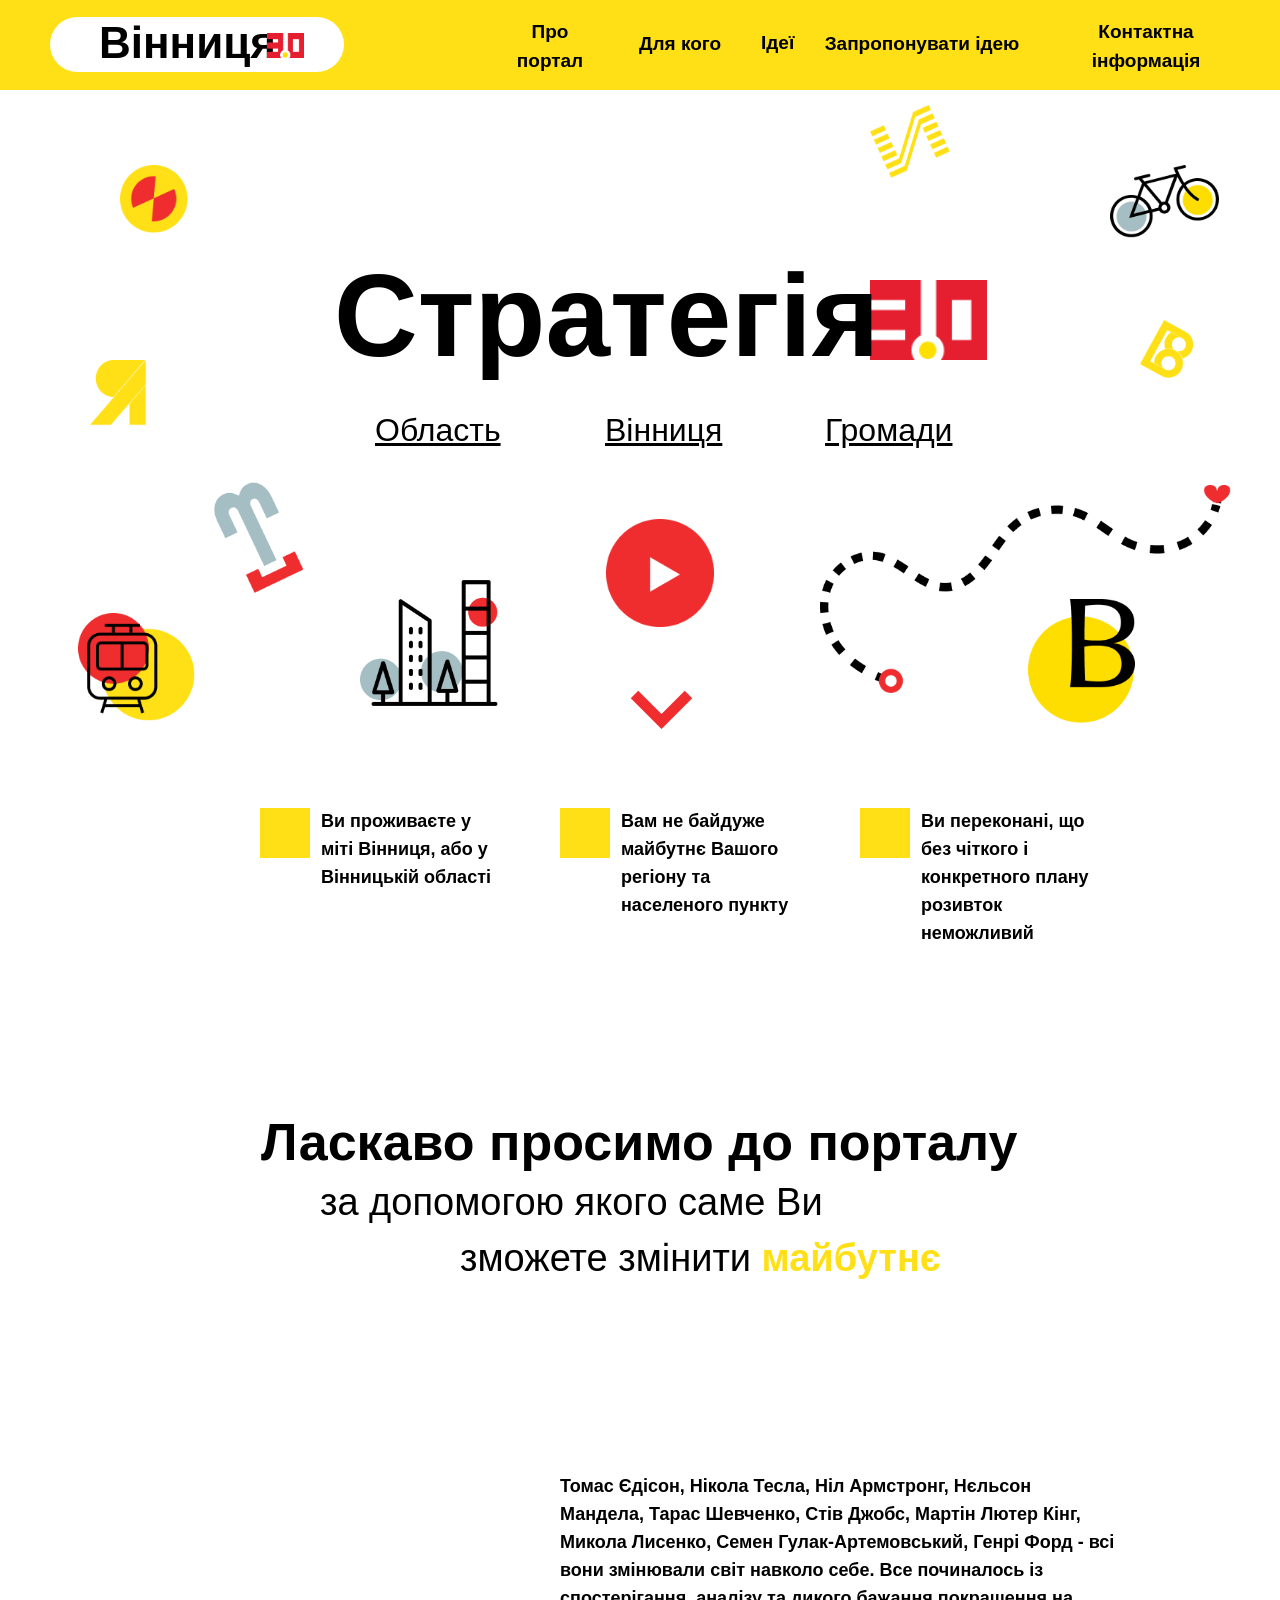
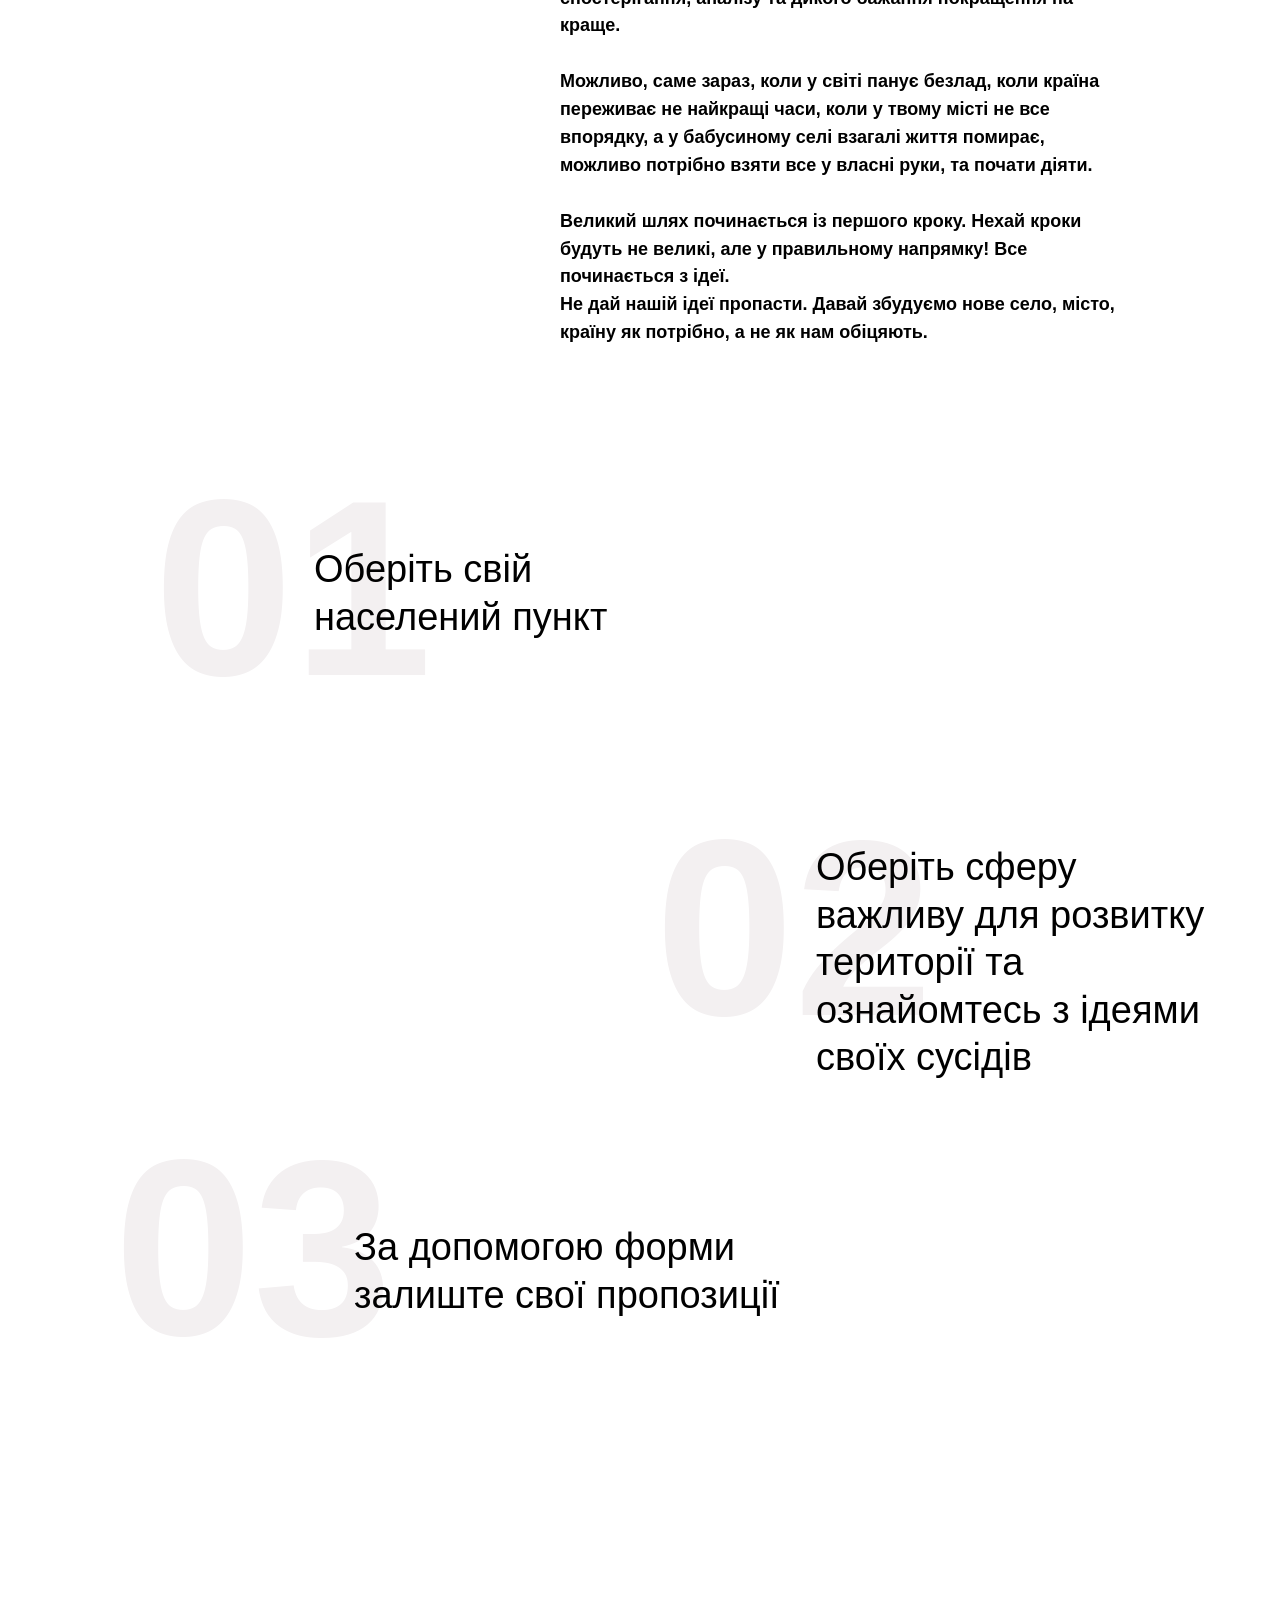
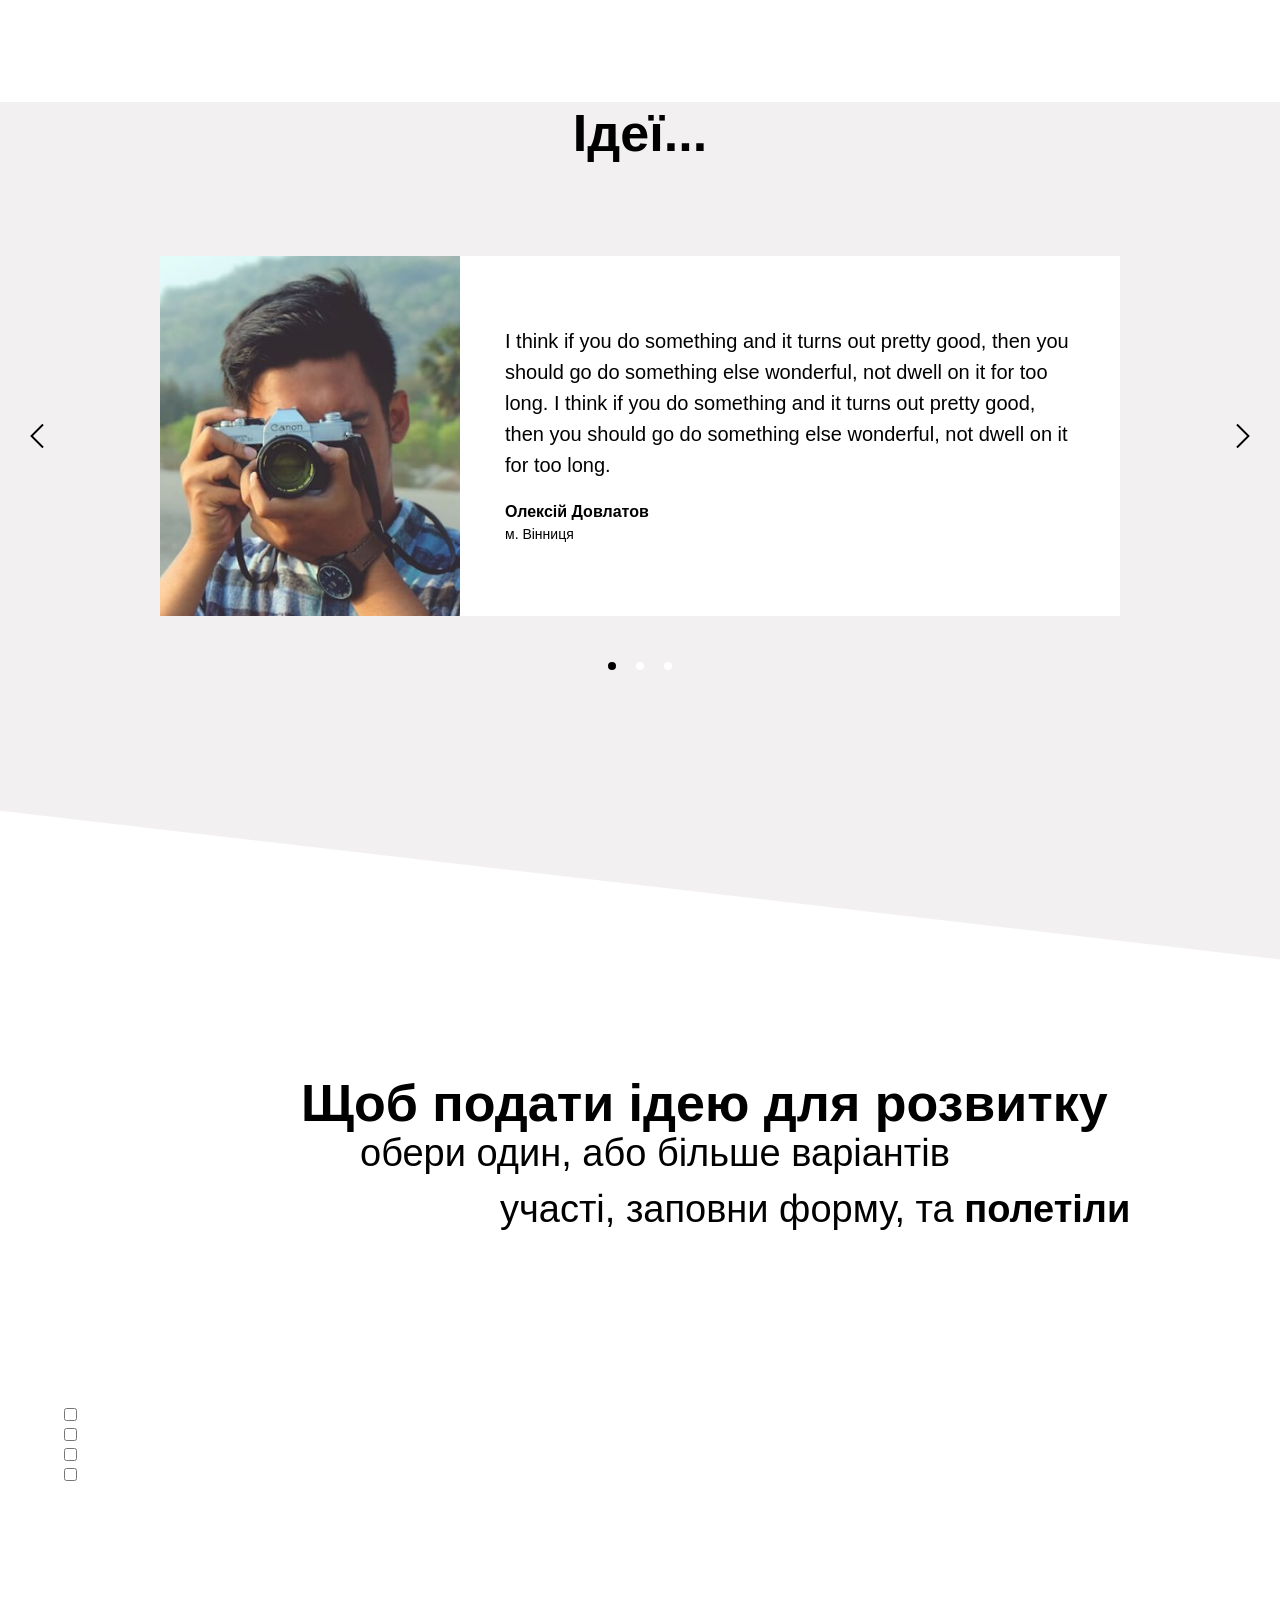
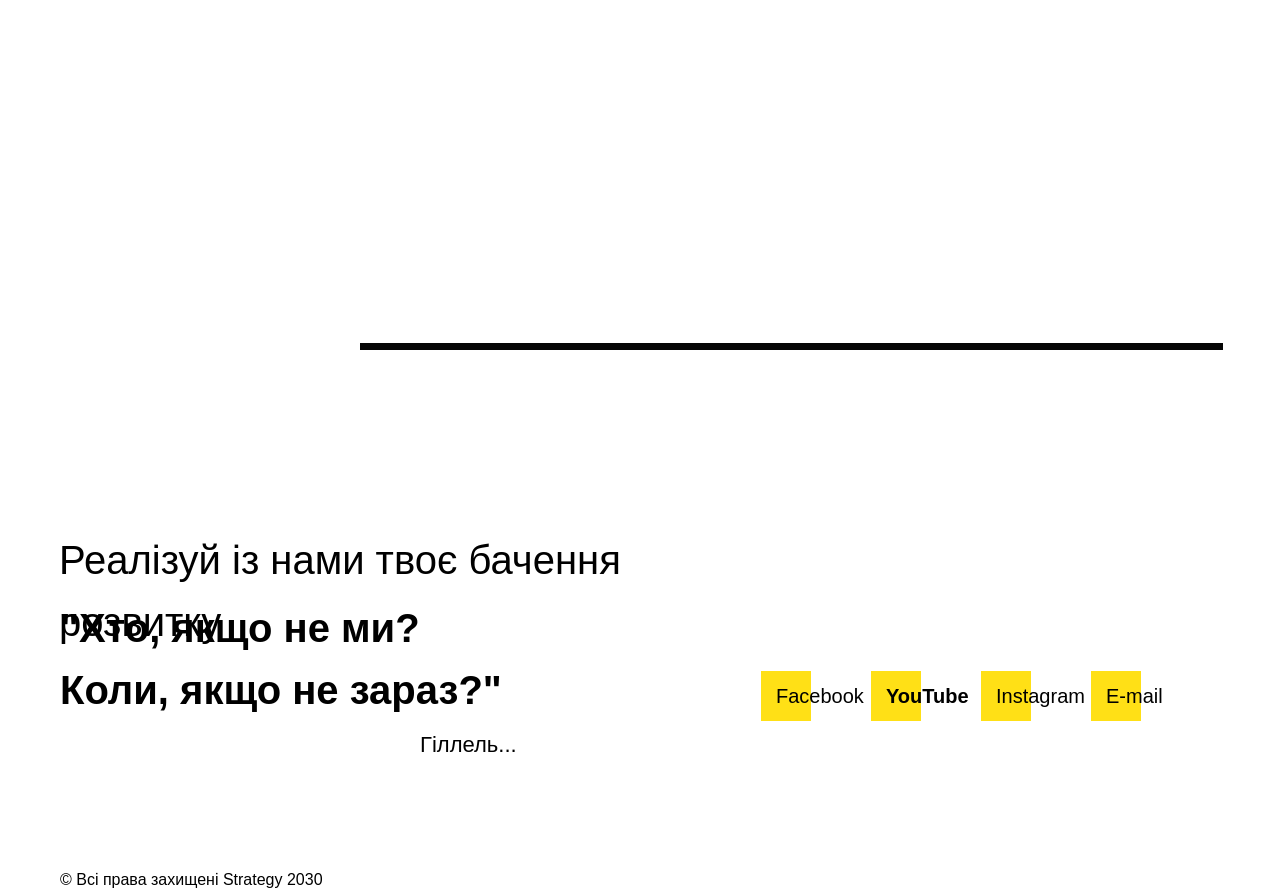
<file: index.html>
<!DOCTYPE html><html> <head><meta charset="utf-8" /><meta http-equiv="Content-Type" content="text/html; charset=utf-8" /><meta name="viewport" content="width=device-width, initial-scale=1.0" /> <!--metatextblock--><title>2030-my</title><meta property="og:url" content="11111" /><meta property="og:title" content="2030-my" /><meta property="og:description" content="" /><meta property="og:type" content="website" /><meta property="og:image" content="images/tild3236-3131-4162-b965-313366323530__screenshot_at_jun_06.png" /> <link rel="canonical" href="11111"><!--/metatextblock--><meta property="fb:app_id" content="257953674358265" /><meta name="format-detection" content="telephone=no" /><meta http-equiv="x-dns-prefetch-control" content="on"><link rel="shortcut icon" href="images/tild3936-6266-4563-b531-633339346632__favicon.ico" type="image/x-icon" /><link rel="apple-touch-icon" href="images/tild3733-3133-4765-b265-376538613834__152.png"><link rel="apple-touch-icon" sizes="76x76" href="images/tild3733-3133-4765-b265-376538613834__152.png"><link rel="apple-touch-icon" sizes="152x152" href="images/tild3733-3133-4765-b265-376538613834__152.png"><link rel="apple-touch-startup-image" href="images/tild3733-3133-4765-b265-376538613834__152.png"><meta name="msapplication-TileColor" content="#000000"><meta name="msapplication-TileImage" content="images/tild3435-3666-4830-b138-383464323565__270.png"><!-- Assets --><link rel="stylesheet" href="css/tilda-grid-3.0.min.css" type="text/css" media="all" /><link rel="stylesheet" href="css/tilda-blocks-2.12.css?t=1591773786" type="text/css" media="all" /><link rel="stylesheet" href="css/tilda-animation-1.0.min.css" type="text/css" media="all" /><link rel="stylesheet" href="css/tilda-slds-1.4.min.css" type="text/css" media="all" /><link rel="stylesheet" href="css/tilda-zoom-2.0.min.css" type="text/css" media="all" /><link rel="stylesheet" href="css/tilda-popup-1.1.min.css" type="text/css" media="all" /><script type="text/javascript"> TildaFonts = ["427","429","433","435"];</script><script type="text/javascript" src="images/js__tilda-fonts.min.js" charset="utf-8"></script><script src="js/jquery-1.10.2.min.js"></script><script src="js/tilda-scripts-2.8.min.js"></script><script src="js/tilda-blocks-2.7.js?t=1591773786"></script><script src="js/lazyload-1.3.min.js" charset="utf-8"></script><script src="js/tilda-animation-1.0.min.js" charset="utf-8"></script><script src="js/tilda-slds-1.4.min.js" charset="utf-8"></script><script src="js/hammer.min.js" charset="utf-8"></script><script src="js/tilda-zoom-2.0.min.js" charset="utf-8"></script><script src="js/tilda-animation-sbs-1.0.min.js" charset="utf-8"></script><script src="js/tilda-forms-1.0.min.js" charset="utf-8"></script><script src="js/tilda-zero-forms-1.0.min.js" charset="utf-8"></script><script type="text/javascript">window.dataLayer = window.dataLayer || [];</script></head><body class="t-body" style="margin:0;"><!--allrecords--><div id="allrecords" data-tilda-export="yes" class="t-records" data-hook="blocks-collection-content-node" data-tilda-project-id="691711" data-tilda-page-id="11809704" data-tilda-page-alias="11111" data-tilda-formskey="1949440188a9b9c9457e0541409db1f1" ><div id="rec199635202" class="r t-rec" style=" " data-animationappear="off" data-record-type="360" ><!-- T360 --><style>@media screen and (min-width: 980px) { .t-records { opacity: 0; } .t-records_animated { -webkit-transition: opacity ease-in-out .5s; -moz-transition: opacity ease-in-out .5s; -o-transition: opacity ease-in-out .5s; transition: opacity ease-in-out .5s; } .t-records.t-records_visible { opacity: 1; }
}</style><script> $(document).ready(function() { $(window).bind('pageshow', function(event) { if (event.originalEvent.persisted) { window.location.reload() } }); $("#rec199635202").attr('data-animationappear','off'); $("#rec199635202").css('opacity','1'); $('.t-records').addClass('t-records_animated'); setTimeout(function(){ $('.t-records').addClass('t-records_visible'); },200); }); </script><script> $(document).ready(function() { $("button:not(.t-submit,.t835__btn_next,.t835__btn_prev,.t835__btn_result,.t862__btn_next,.t862__btn_prev,.t862__btn_result,.t854__news-btn,.t862__btn_next),a:not([href*=#],.carousel-control,.t-carousel__control,.t807__btn_reply,[href^=#price],[href^=javascript],[href^=mailto],[href^=tel],[href^=link_sub],.t-menu__link-item[data-menu-submenu-hook])").click(function(e){ var goTo = this.getAttribute("href"); if (goTo !== null) { var target = $(this).attr("target"); if (target !== "_blank") { e.preventDefault(); $(".t-records").removeClass("t-records_visible"); setTimeout(function() { window.location = goTo; }, 500); } } }); }); </script><style> .t360__bar { background-color: #fff705; }</style><script>$(document).ready(function() { var isSafari = /Safari/.test(navigator.userAgent) && /Apple Computer/.test(navigator.vendor); if (isSafari) {} else { $("body").append('<div class="t360__progress"><div class="t360__bar"></div></div>'); setTimeout(function(){ $(".t360__bar").addClass("t360__barprogress"); },10); }
}); $(window).load(function() { $(".t360__bar").removeClass("t360__barprogress"); $(".t360__bar").addClass("t360__barprogressfinished"); setTimeout(function(){ $(".t360__bar").addClass("t360__barprogresshidden"); },20); setTimeout(function(){ $(".t360__progress").hide(); },500); });</script></div><div id="rec200854197" class="r t-rec t-screenmin-1200px" style=" " data-animationappear="off" data-record-type="396" data-screen-min="1200px" ><!-- T396 --><style>#rec200854197 .t396__artboard{height: 772px;background-color: #ffffff;}#rec200854197 .t396__filter{height: 772px;}#rec200854197 .t396__carrier{height: 772px;background-position: center center;background-attachment: scroll;background-size:cover;background-repeat:no-repeat;}@media screen and (max-width: 1199px){#rec200854197 .t396__artboard{}#rec200854197 .t396__filter{}#rec200854197 .t396__carrier{background-attachment:scroll;}}@media screen and (max-width: 959px){}@media screen and (max-width: 639px){}@media screen and (max-width: 479px){}#rec200854197 .tn-elem[data-elem-id="1591770044935"]{z-index:1;top: 0px;left: 0px;width:100%;height:90px;}#rec200854197 .tn-elem[data-elem-id="1591770044935"] .tn-atom{background-color:#ffe016;background-position:center center;border-color:transparent;border-style:solid;}@media screen and (max-width: 1199px){}@media screen and (max-width: 959px){}@media screen and (max-width: 639px){}@media screen and (max-width: 479px){}#rec200854197 .tn-elem[data-elem-id="1591770080811"]{color:#ffffff;text-align:center;z-index:25;top: 17px;left: calc(50% - 600px + 10px);width:294px;height:55px;}#rec200854197 .tn-elem[data-elem-id="1591770080811"] .tn-atom{color:#ffffff;font-size:14px;font-family:'Arial',Arial,sans-serif;line-height:1.55;font-weight:600;border-width:1px;border-radius:30px;background-color:#ffffff;background-position:center center;border-color:transparent;border-style:solid;transition: background-color 0.2s ease-in-out, color 0.2s ease-in-out, border-color 0.2s ease-in-out;}@media screen and (max-width: 1199px){}@media screen and (max-width: 959px){}@media screen and (max-width: 639px){}@media screen and (max-width: 479px){}#rec200854197 .tn-elem[data-elem-id="1591770336391"]{color:#000000;z-index:26;top: 9px;left: calc(50% - 600px + 59px);width:133px;}#rec200854197 .tn-elem[data-elem-id="1591770336391"] .tn-atom{color:#000000;font-size:44px;font-family:'FuturaPT',Arial,sans-serif;line-height:1.55;font-weight:700;background-position:center center;border-color:transparent;border-style:solid;}@media screen and (max-width: 1199px){}@media screen and (max-width: 959px){}@media screen and (max-width: 639px){}@media screen and (max-width: 479px){}#rec200854197 .tn-elem[data-elem-id="1591772310251"]{z-index:3;top: 360px;left: calc(50% - 600px + 50px);width:57px;}#rec200854197 .tn-elem[data-elem-id="1591772310251"] .tn-atom{background-position:center center;border-color:transparent;border-style:solid;}@media screen and (max-width: 1199px){}@media screen and (max-width: 959px){}@media screen and (max-width: 639px){}@media screen and (max-width: 479px){}#rec200854197 .tn-elem[data-elem-id="1591772326398"]{z-index:4;top: 613px;left: calc(50% - 600px + 38px);width:117px;}#rec200854197 .tn-elem[data-elem-id="1591772326398"] .tn-atom{background-position:center center;border-color:transparent;border-style:solid;}@media screen and (max-width: 1199px){}@media screen and (max-width: 959px){}@media screen and (max-width: 639px){}@media screen and (max-width: 479px){}#rec200854197 .tn-elem[data-elem-id="1591772346618"]{z-index:5;top: 476px;left: calc(50% - 600px + 168px);width:98px;}#rec200854197 .tn-elem[data-elem-id="1591772346618"] .tn-atom{background-position:center center;border-color:transparent;border-style:solid;}@media screen and (max-width: 1199px){}@media screen and (max-width: 959px){}@media screen and (max-width: 639px){}@media screen and (max-width: 479px){}#rec200854197 .tn-elem[data-elem-id="1591772371127"]{z-index:6;top: 580px;left: calc(50% - 600px + 320px);width:138px;}#rec200854197 .tn-elem[data-elem-id="1591772371127"] .tn-atom{background-position:center center;border-color:transparent;border-style:solid;}@media screen and (max-width: 1199px){}@media screen and (max-width: 959px){}@media screen and (max-width: 639px){}@media screen and (max-width: 479px){}#rec200854197 .tn-elem[data-elem-id="1591772411331"]{z-index:7;top: 690px;left: calc(50% - 600px + 590px);width:63px;}#rec200854197 .tn-elem[data-elem-id="1591772411331"] .tn-atom{background-position:center center;border-color:transparent;border-style:solid;}@media screen and (max-width: 1199px){}@media screen and (max-width: 959px){}@media screen and (max-width: 639px){}@media screen and (max-width: 479px){}#rec200854197 .tn-elem[data-elem-id="1591772426725"]{z-index:8;top: 519px;left: calc(50% - 600px + 566px);width:108px;}#rec200854197 .tn-elem[data-elem-id="1591772426725"] .tn-atom{background-position:center center;border-color:transparent;border-style:solid;}@media screen and (max-width: 1199px){}@media screen and (max-width: 959px){}@media screen and (max-width: 639px){}@media screen and (max-width: 479px){}#rec200854197 .tn-elem[data-elem-id="1591772447690"]{z-index:9;top: 599px;left: calc(50% - 600px + 988px);width:107px;}#rec200854197 .tn-elem[data-elem-id="1591772447690"] .tn-atom{background-position:center center;border-color:transparent;border-style:solid;}@media screen and (max-width: 1199px){}@media screen and (max-width: 959px){}@media screen and (max-width: 639px){}@media screen and (max-width: 479px){}#rec200854197 .tn-elem[data-elem-id="1591772467661"]{z-index:10;top: 485px;left: calc(50% - 600px + 780px);width:411px;}#rec200854197 .tn-elem[data-elem-id="1591772467661"] .tn-atom{background-position:center center;border-color:transparent;border-style:solid;}@media screen and (max-width: 1199px){}@media screen and (max-width: 959px){}@media screen and (max-width: 639px){}@media screen and (max-width: 479px){}#rec200854197 .tn-elem[data-elem-id="1591772504192"]{z-index:11;top: 320px;left: calc(50% - 600px + 1100px);width:59px;}#rec200854197 .tn-elem[data-elem-id="1591772504192"] .tn-atom{background-position:center center;border-color:transparent;border-style:solid;}@media screen and (max-width: 1199px){}@media screen and (max-width: 959px){}@media screen and (max-width: 639px){}@media screen and (max-width: 479px){}#rec200854197 .tn-elem[data-elem-id="1591772531045"]{z-index:12;top: 165px;left: calc(50% - 600px + 1070px);width:109px;}#rec200854197 .tn-elem[data-elem-id="1591772531045"] .tn-atom{background-position:center center;border-color:transparent;border-style:solid;}@media screen and (max-width: 1199px){}@media screen and (max-width: 959px){}@media screen and (max-width: 639px){}@media screen and (max-width: 479px){}#rec200854197 .tn-elem[data-elem-id="1591772549846"]{z-index:13;top: 105px;left: calc(50% - 600px + 830px);width:80px;}#rec200854197 .tn-elem[data-elem-id="1591772549846"] .tn-atom{background-position:center center;border-color:transparent;border-style:solid;}@media screen and (max-width: 1199px){}@media screen and (max-width: 959px){}@media screen and (max-width: 639px){}@media screen and (max-width: 479px){}#rec200854197 .tn-elem[data-elem-id="1591772605644"]{z-index:14;top: 165px;left: calc(50% - 600px + 80px);width:68px;}#rec200854197 .tn-elem[data-elem-id="1591772605644"] .tn-atom{background-position:center center;border-color:transparent;border-style:solid;}@media screen and (max-width: 1199px){}@media screen and (max-width: 959px){}@media screen and (max-width: 639px){}@media screen and (max-width: 479px){}#rec200854197 .tn-elem[data-elem-id="1591772621275"]{z-index:15;top: 280px;left: calc(50% - 600px + 830px);width:117px;}#rec200854197 .tn-elem[data-elem-id="1591772621275"] .tn-atom{background-position:center center;border-color:transparent;border-style:solid;}@media screen and (max-width: 1199px){}@media screen and (max-width: 959px){}@media screen and (max-width: 639px){}@media screen and (max-width: 479px){}#rec200854197 .tn-elem[data-elem-id="1591772643153"]{color:#000000;z-index:16;top: 406px;left: calc(50% - 600px + 335px);width:10px;}#rec200854197 .tn-elem[data-elem-id="1591772643153"] .tn-atom{color:#000000;font-size:32px;font-family:'FuturaPT',Arial,sans-serif;line-height:1.55;font-weight:400;background-position:center center;border-color:transparent;border-style:solid;}@media screen and (max-width: 1199px){}@media screen and (max-width: 959px){}@media screen and (max-width: 639px){}@media screen and (max-width: 479px){}#rec200854197 .tn-elem[data-elem-id="1591772681622"]{color:#000000;z-index:17;top: 406px;left: calc(50% - 600px + 565px);width:10px;}#rec200854197 .tn-elem[data-elem-id="1591772681622"] .tn-atom{color:#000000;font-size:32px;font-family:'FuturaPT',Arial,sans-serif;line-height:1.55;font-weight:400;background-position:center center;border-color:transparent;border-style:solid;}@media screen and (max-width: 1199px){}@media screen and (max-width: 959px){}@media screen and (max-width: 639px){}@media screen and (max-width: 479px){}#rec200854197 .tn-elem[data-elem-id="1591772693396"]{color:#000000;z-index:18;top: 406px;left: calc(50% - 600px + 785px);width:10px;}#rec200854197 .tn-elem[data-elem-id="1591772693396"] .tn-atom{color:#000000;font-size:32px;font-family:'FuturaPT',Arial,sans-serif;line-height:1.55;font-weight:400;background-position:center center;border-color:transparent;border-style:solid;}@media screen and (max-width: 1199px){}@media screen and (max-width: 959px){}@media screen and (max-width: 639px){}@media screen and (max-width: 479px){}#rec200854197 .tn-elem[data-elem-id="1591772711382"]{color:#000000;z-index:19;top: 227px;left: calc(50% - 600px + 294px);width:560px;}#rec200854197 .tn-elem[data-elem-id="1591772711382"] .tn-atom{color:#000000;font-size:116px;font-family:'FuturaPT',Arial,sans-serif;line-height:1.55;font-weight:700;background-position:center center;border-color:transparent;border-style:solid;}@media screen and (max-width: 1199px){}@media screen and (max-width: 959px){}@media screen and (max-width: 639px){}@media screen and (max-width: 479px){}#rec200854197 .tn-elem[data-elem-id="1591772753258"]{color:#000000;text-align:center;z-index:20;top: 16px;left: calc(50% - 600px + 455px);width:110px;height:55px;}#rec200854197 .tn-elem[data-elem-id="1591772753258"] .tn-atom{color:#000000;font-size:19px;font-family:'FuturaPT',Arial,sans-serif;line-height:1.55;font-weight:600;border-width:1px;border-radius:30px;background-position:center center;border-color:transparent;border-style:solid;transition: background-color 0.2s ease-in-out, color 0.2s ease-in-out, border-color 0.2s ease-in-out;}@media screen and (max-width: 1199px){}@media screen and (max-width: 959px){}@media screen and (max-width: 639px){}@media screen and (max-width: 479px){}#rec200854197 .tn-elem[data-elem-id="1591772794627"]{color:#000000;text-align:center;z-index:21;top: 16px;left: calc(50% - 600px + 585px);width:110px;height:55px;}#rec200854197 .tn-elem[data-elem-id="1591772794627"] .tn-atom{color:#000000;font-size:19px;font-family:'FuturaPT',Arial,sans-serif;line-height:1.55;font-weight:600;border-width:1px;border-radius:30px;background-position:center center;border-color:transparent;border-style:solid;transition: background-color 0.2s ease-in-out, color 0.2s ease-in-out, border-color 0.2s ease-in-out;}@media screen and (max-width: 1199px){}@media screen and (max-width: 959px){}@media screen and (max-width: 639px){}@media screen and (max-width: 479px){}#rec200854197 .tn-elem[data-elem-id="1591772810107"]{color:#000000;text-align:center;z-index:22;top: 15px;left: calc(50% - 600px + 720px);width:10px;height:55px;}#rec200854197 .tn-elem[data-elem-id="1591772810107"] .tn-atom{color:#000000;font-size:19px;font-family:'FuturaPT',Arial,sans-serif;line-height:1.55;font-weight:600;border-width:1px;border-radius:30px;background-position:center center;border-color:transparent;border-style:solid;transition: background-color 0.2s ease-in-out, color 0.2s ease-in-out, border-color 0.2s ease-in-out;}@media screen and (max-width: 1199px){}@media screen and (max-width: 959px){}@media screen and (max-width: 639px){}@media screen and (max-width: 479px){}#rec200854197 .tn-elem[data-elem-id="1591772832442"]{color:#000000;text-align:center;z-index:23;top: 16px;left: calc(50% - 600px + 777px);width:210px;height:55px;}#rec200854197 .tn-elem[data-elem-id="1591772832442"] .tn-atom{color:#000000;font-size:19px;font-family:'FuturaPT',Arial,sans-serif;line-height:1.55;font-weight:600;border-width:1px;border-radius:30px;background-position:center center;border-color:transparent;border-style:solid;transition: background-color 0.2s ease-in-out, color 0.2s ease-in-out, border-color 0.2s ease-in-out;}@media screen and (max-width: 1199px){}@media screen and (max-width: 959px){}@media screen and (max-width: 639px){}@media screen and (max-width: 479px){}#rec200854197 .tn-elem[data-elem-id="1591772859568"]{color:#000000;text-align:center;z-index:24;top: 16px;left: calc(50% - 600px + 1001px);width:210px;height:55px;}#rec200854197 .tn-elem[data-elem-id="1591772859568"] .tn-atom{color:#000000;font-size:19px;font-family:'FuturaPT',Arial,sans-serif;line-height:1.55;font-weight:600;border-width:1px;border-radius:30px;background-position:center center;border-color:transparent;border-style:solid;transition: background-color 0.2s ease-in-out, color 0.2s ease-in-out, border-color 0.2s ease-in-out;}@media screen and (max-width: 1199px){}@media screen and (max-width: 959px){}@media screen and (max-width: 639px){}@media screen and (max-width: 479px){}#rec200854197 .tn-elem[data-elem-id="1591772941641"]{z-index:27;top: 33px;left: calc(50% - 600px + 227px);width:37px;}#rec200854197 .tn-elem[data-elem-id="1591772941641"] .tn-atom{background-position:center center;border-color:transparent;border-style:solid;}@media screen and (max-width: 1199px){}@media screen and (max-width: 959px){}@media screen and (max-width: 639px){}@media screen and (max-width: 479px){}</style> <div class='t396'><div class="t396__artboard" data-artboard-recid="200854197"	data-artboard-height="772"	data-artboard-height_vh=""	data-artboard-valign="center"	data-artboard-ovrflw=""	> <div class="t396__carrier" data-artboard-recid="200854197"></div> <div class="t396__filter" data-artboard-recid="200854197"></div> <div class='t396__elem tn-elem tn-elem__2008541971591770044935' data-elem-id='1591770044935' data-elem-type='shape'	data-field-top-value="0"	data-field-left-value="0"	data-field-height-value="90"	data-field-width-value="100"	data-field-axisy-value="top"	data-field-axisx-value="left"	data-field-container-value="window"	data-field-topunits-value=""	data-field-leftunits-value=""	data-field-heightunits-value=""	data-field-widthunits-value="%" data-field-lazyoff-value="y" > <div class='tn-atom' > </div> </div> <div class='t396__elem tn-elem tn-elem__2008541971591770080811' data-elem-id='1591770080811' data-elem-type='button'	data-field-top-value="17"	data-field-left-value="10"	data-field-height-value="55"	data-field-width-value="294"	data-field-axisy-value="top"	data-field-axisx-value="left"	data-field-container-value="grid"	data-field-topunits-value=""	data-field-leftunits-value=""	data-field-heightunits-value=""	data-field-widthunits-value="" > <div class='tn-atom' >LET'S GO!</div> </div> <div class='t396__elem tn-elem tn-elem__2008541971591770336391' data-elem-id='1591770336391' data-elem-type='text'	data-field-top-value="9"	data-field-left-value="59"	data-field-width-value="133"	data-field-axisy-value="top"	data-field-axisx-value="left"	data-field-container-value="grid"	data-field-topunits-value=""	data-field-leftunits-value=""	data-field-heightunits-value=""	data-field-widthunits-value="" > <div class='tn-atom' field='tn_text_1591770336391' >Вінниця</div> </div> <div class='t396__elem tn-elem tn-elem__2008541971591772310251' data-elem-id='1591772310251' data-elem-type='image'	data-field-top-value="360"	data-field-left-value="50"	data-field-width-value="57"	data-field-axisy-value="top"	data-field-axisx-value="left"	data-field-container-value="grid"	data-field-topunits-value=""	data-field-leftunits-value=""	data-field-heightunits-value=""	data-field-widthunits-value="" > <div class='tn-atom' > <img class='tn-atom__img t-img' data-original='images/tild6239-6231-4561-b464-623361666537__vector-3.png' imgfield='tn_img_1591772310251'> </div> </div> <div class='t396__elem tn-elem tn-elem__2008541971591772326398' data-elem-id='1591772326398' data-elem-type='image'	data-field-top-value="613"	data-field-left-value="38"	data-field-width-value="117"	data-field-axisy-value="top"	data-field-axisx-value="left"	data-field-container-value="grid"	data-field-topunits-value=""	data-field-leftunits-value=""	data-field-heightunits-value=""	data-field-widthunits-value="" > <div class='tn-atom' > <img class='tn-atom__img t-img' data-original='images/tild3562-3134-4566-a531-373366336531__group_2.png' imgfield='tn_img_1591772326398'> </div> </div> <div class='t396__elem tn-elem tn-elem__2008541971591772346618' data-elem-id='1591772346618' data-elem-type='image'	data-field-top-value="476"	data-field-left-value="168"	data-field-width-value="98"	data-field-axisy-value="top"	data-field-axisx-value="left"	data-field-container-value="grid"	data-field-topunits-value=""	data-field-leftunits-value=""	data-field-heightunits-value=""	data-field-widthunits-value="" > <div class='tn-atom' > <img class='tn-atom__img t-img' data-original='images/tild6535-6438-4635-b964-383464363836__group_3.png' imgfield='tn_img_1591772346618'> </div> </div> <div class='t396__elem tn-elem tn-elem__2008541971591772371127' data-elem-id='1591772371127' data-elem-type='image'	data-field-top-value="580"	data-field-left-value="320"	data-field-width-value="138"	data-field-axisy-value="top"	data-field-axisx-value="left"	data-field-container-value="grid"	data-field-topunits-value=""	data-field-leftunits-value=""	data-field-heightunits-value=""	data-field-widthunits-value="" > <div class='tn-atom' > <img class='tn-atom__img t-img' data-original='images/tild6537-3565-4538-a662-323433356430__group_6.png' imgfield='tn_img_1591772371127'> </div> </div> <div class='t396__elem tn-elem tn-elem__2008541971591772411331' data-elem-id='1591772411331' data-elem-type='image'	data-field-top-value="690"	data-field-left-value="590"	data-field-width-value="63"	data-field-axisy-value="top"	data-field-axisx-value="left"	data-field-container-value="grid"	data-field-topunits-value=""	data-field-leftunits-value=""	data-field-heightunits-value=""	data-field-widthunits-value="" > <div class='tn-atom' > <img class='tn-atom__img t-img' data-original='images/tild3062-3865-4238-b065-643238363565__vector_4.png' imgfield='tn_img_1591772411331'> </div> </div> <div class='t396__elem tn-elem tn-elem__2008541971591772426725' data-elem-id='1591772426725' data-elem-type='image'	data-field-top-value="519"	data-field-left-value="566"	data-field-width-value="108"	data-field-axisy-value="top"	data-field-axisx-value="left"	data-field-container-value="grid"	data-field-topunits-value=""	data-field-leftunits-value=""	data-field-heightunits-value=""	data-field-widthunits-value="" data-field-lazyoff-value="y" > <a class='tn-atom' href="#popup:youtubevideo" > <img class='tn-atom__img' src='images/tild3837-3235-4365-a462-333636363763__exclude.png' imgfield='tn_img_1591772426725'> </a> </div> <div class='t396__elem tn-elem tn-elem__2008541971591772447690' data-elem-id='1591772447690' data-elem-type='image'	data-field-top-value="599"	data-field-left-value="988"	data-field-width-value="107"	data-field-axisy-value="top"	data-field-axisx-value="left"	data-field-container-value="grid"	data-field-topunits-value=""	data-field-leftunits-value=""	data-field-heightunits-value=""	data-field-widthunits-value="" > <div class='tn-atom' > <img class='tn-atom__img t-img' data-original='images/tild6131-6332-4434-b063-363765623262__group_4.png' imgfield='tn_img_1591772447690'> </div> </div> <div class='t396__elem tn-elem tn-elem__2008541971591772467661' data-elem-id='1591772467661' data-elem-type='image'	data-field-top-value="485"	data-field-left-value="780"	data-field-width-value="411"	data-field-axisy-value="top"	data-field-axisx-value="left"	data-field-container-value="grid"	data-field-topunits-value=""	data-field-leftunits-value=""	data-field-heightunits-value=""	data-field-widthunits-value="" > <div class='tn-atom' > <img class='tn-atom__img t-img' data-original='images/tild3633-3735-4438-b330-343236373161__group-4.png' imgfield='tn_img_1591772467661'> </div> </div> <div class='t396__elem tn-elem tn-elem__2008541971591772504192' data-elem-id='1591772504192' data-elem-type='image'	data-field-top-value="320"	data-field-left-value="1100"	data-field-width-value="59"	data-field-axisy-value="top"	data-field-axisx-value="left"	data-field-container-value="grid"	data-field-topunits-value=""	data-field-leftunits-value=""	data-field-heightunits-value=""	data-field-widthunits-value="" > <div class='tn-atom' > <img class='tn-atom__img t-img' data-original='images/tild6634-6139-4730-b339-633765356562__vector-2.png' imgfield='tn_img_1591772504192'> </div> </div> <div class='t396__elem tn-elem tn-elem__2008541971591772531045' data-elem-id='1591772531045' data-elem-type='image'	data-field-top-value="165"	data-field-left-value="1070"	data-field-width-value="109"	data-field-axisy-value="top"	data-field-axisx-value="left"	data-field-container-value="grid"	data-field-topunits-value=""	data-field-leftunits-value=""	data-field-heightunits-value=""	data-field-widthunits-value="" > <div class='tn-atom' > <img class='tn-atom__img t-img' data-original='images/tild3865-6232-4561-a536-326633303034__group-3.png' imgfield='tn_img_1591772531045'> </div> </div> <div class='t396__elem tn-elem tn-elem__2008541971591772549846' data-elem-id='1591772549846' data-elem-type='image'	data-field-top-value="105"	data-field-left-value="830"	data-field-width-value="80"	data-field-axisy-value="top"	data-field-axisx-value="left"	data-field-container-value="grid"	data-field-topunits-value=""	data-field-leftunits-value=""	data-field-heightunits-value=""	data-field-widthunits-value="" > <div class='tn-atom' > <img class='tn-atom__img t-img' data-original='images/tild3664-3137-4562-b566-353638633732__vector.png' imgfield='tn_img_1591772549846'> </div> </div> <div class='t396__elem tn-elem tn-elem__2008541971591772605644' data-elem-id='1591772605644' data-elem-type='image'	data-field-top-value="165"	data-field-left-value="80"	data-field-width-value="68"	data-field-axisy-value="top"	data-field-axisx-value="left"	data-field-container-value="grid"	data-field-topunits-value=""	data-field-leftunits-value=""	data-field-heightunits-value=""	data-field-widthunits-value="" > <div class='tn-atom' > <img class='tn-atom__img t-img' data-original='images/tild3866-3730-4161-b435-303332626638__group.png' imgfield='tn_img_1591772605644'> </div> </div> <div class='t396__elem tn-elem tn-elem__2008541971591772621275' data-elem-id='1591772621275' data-elem-type='image'	data-field-top-value="280"	data-field-left-value="830"	data-field-width-value="117"	data-field-axisy-value="top"	data-field-axisx-value="left"	data-field-container-value="grid"	data-field-topunits-value=""	data-field-leftunits-value=""	data-field-heightunits-value=""	data-field-widthunits-value="" > <div class='tn-atom' > <img class='tn-atom__img t-img' data-original='images/tild3934-3432-4561-b065-363538656231__frame.png' imgfield='tn_img_1591772621275'> </div> </div> <div class='t396__elem tn-elem tn-elem__2008541971591772643153' data-elem-id='1591772643153' data-elem-type='text'	data-field-top-value="406"	data-field-left-value="335"	data-field-width-value="10"	data-field-axisy-value="top"	data-field-axisx-value="left"	data-field-container-value="grid"	data-field-topunits-value=""	data-field-leftunits-value=""	data-field-heightunits-value=""	data-field-widthunits-value="" > <div class='tn-atom' field='tn_text_1591772643153' ><u>Область</u></div> </div> <div class='t396__elem tn-elem tn-elem__2008541971591772681622' data-elem-id='1591772681622' data-elem-type='text'	data-field-top-value="406"	data-field-left-value="565"	data-field-width-value="10"	data-field-axisy-value="top"	data-field-axisx-value="left"	data-field-container-value="grid"	data-field-topunits-value=""	data-field-leftunits-value=""	data-field-heightunits-value=""	data-field-widthunits-value="" > <div class='tn-atom' field='tn_text_1591772681622' ><u>Вінниця</u></div> </div> <div class='t396__elem tn-elem tn-elem__2008541971591772693396' data-elem-id='1591772693396' data-elem-type='text'	data-field-top-value="406"	data-field-left-value="785"	data-field-width-value="10"	data-field-axisy-value="top"	data-field-axisx-value="left"	data-field-container-value="grid"	data-field-topunits-value=""	data-field-leftunits-value=""	data-field-heightunits-value=""	data-field-widthunits-value="" > <div class='tn-atom' field='tn_text_1591772693396' ><u>Громади</u></div> </div> <div class='t396__elem tn-elem tn-elem__2008541971591772711382' data-elem-id='1591772711382' data-elem-type='text'	data-field-top-value="227"	data-field-left-value="294"	data-field-width-value="560"	data-field-axisy-value="top"	data-field-axisx-value="left"	data-field-container-value="grid"	data-field-topunits-value=""	data-field-leftunits-value=""	data-field-heightunits-value=""	data-field-widthunits-value="" > <div class='tn-atom' field='tn_text_1591772711382' >Стратегія</div> </div> <div class='t396__elem tn-elem tn-elem__2008541971591772753258' data-elem-id='1591772753258' data-elem-type='button'	data-field-top-value="16"	data-field-left-value="455"	data-field-height-value="55"	data-field-width-value="110"	data-field-axisy-value="top"	data-field-axisx-value="left"	data-field-container-value="grid"	data-field-topunits-value=""	data-field-leftunits-value=""	data-field-heightunits-value=""	data-field-widthunits-value="" > <div class='tn-atom' >Про портал</div> </div> <div class='t396__elem tn-elem tn-elem__2008541971591772794627' data-elem-id='1591772794627' data-elem-type='button'	data-field-top-value="16"	data-field-left-value="585"	data-field-height-value="55"	data-field-width-value="110"	data-field-axisy-value="top"	data-field-axisx-value="left"	data-field-container-value="grid"	data-field-topunits-value=""	data-field-leftunits-value=""	data-field-heightunits-value=""	data-field-widthunits-value="" > <div class='tn-atom' >Для кого</div> </div> <div class='t396__elem tn-elem tn-elem__2008541971591772810107' data-elem-id='1591772810107' data-elem-type='button'	data-field-top-value="15"	data-field-left-value="720"	data-field-height-value="55"	data-field-width-value="10"	data-field-axisy-value="top"	data-field-axisx-value="left"	data-field-container-value="grid"	data-field-topunits-value=""	data-field-leftunits-value=""	data-field-heightunits-value=""	data-field-widthunits-value="" > <div class='tn-atom' >Ідеї</div> </div> <div class='t396__elem tn-elem tn-elem__2008541971591772832442' data-elem-id='1591772832442' data-elem-type='button'	data-field-top-value="16"	data-field-left-value="777"	data-field-height-value="55"	data-field-width-value="210"	data-field-axisy-value="top"	data-field-axisx-value="left"	data-field-container-value="grid"	data-field-topunits-value=""	data-field-leftunits-value=""	data-field-heightunits-value=""	data-field-widthunits-value="" > <div class='tn-atom' >Запропонувати ідею</div> </div> <div class='t396__elem tn-elem tn-elem__2008541971591772859568' data-elem-id='1591772859568' data-elem-type='button'	data-field-top-value="16"	data-field-left-value="1001"	data-field-height-value="55"	data-field-width-value="210"	data-field-axisy-value="top"	data-field-axisx-value="left"	data-field-container-value="grid"	data-field-topunits-value=""	data-field-leftunits-value=""	data-field-heightunits-value=""	data-field-widthunits-value="" > <div class='tn-atom' >Контактна інформація</div> </div> <div class='t396__elem tn-elem tn-elem__2008541971591772941641' data-elem-id='1591772941641' data-elem-type='image'	data-field-top-value="33"	data-field-left-value="227"	data-field-width-value="37"	data-field-axisy-value="top"	data-field-axisx-value="left"	data-field-container-value="grid"	data-field-topunits-value=""	data-field-leftunits-value=""	data-field-heightunits-value=""	data-field-widthunits-value="" > <div class='tn-atom' > <img class='tn-atom__img t-img' data-original='images/tild3934-3432-4561-b065-363538656231__frame.png' imgfield='tn_img_1591772941641'> </div> </div> </div> </div> <script>$( document ).ready(function() { t396_init('200854197');
});</script><!-- /T396 --></div><div id="rec200867433" class="r t-rec t-screenmax-480px" style=" " data-animationappear="off" data-record-type="396" data-screen-max="480px" ><!-- T396 --><style>#rec200867433 .t396__artboard{height: 772px;background-color: #ffffff;}#rec200867433 .t396__filter{height: 772px;}#rec200867433 .t396__carrier{height: 772px;background-position: center center;background-attachment: scroll;background-size:cover;background-repeat:no-repeat;}@media screen and (max-width: 1199px){#rec200867433 .t396__artboard{}#rec200867433 .t396__filter{}#rec200867433 .t396__carrier{background-attachment:scroll;}}@media screen and (max-width: 959px){}@media screen and (max-width: 639px){}@media screen and (max-width: 479px){#rec200867433 .t396__artboard{height: 831px;}#rec200867433 .t396__filter{height: 831px;}#rec200867433 .t396__carrier{height: 831px;}}#rec200867433 .tn-elem[data-elem-id="1591773246225"]{z-index:1;top: 19px;left: calc(50% - 600px + -118px);width:100px;height:100px;}#rec200867433 .tn-elem[data-elem-id="1591773246225"] .tn-atom{background-position:center center;border-color:transparent;border-style:solid;}@media screen and (max-width: 1199px){}@media screen and (max-width: 959px){}@media screen and (max-width: 639px){}@media screen and (max-width: 479px){#rec200867433 .tn-elem[data-elem-id="1591773246225"]{top: -51px;left: calc(50% - 160px + 322px);}}#rec200867433 .tn-elem[data-elem-id="1591773274287"]{z-index:2;top: 56px;left: calc(50% - 600px + 391px);width:100px;height:100px;}#rec200867433 .tn-elem[data-elem-id="1591773274287"] .tn-atom{background-color:#ffe016;background-position:center center;border-color:transparent;border-style:solid;}@media screen and (max-width: 1199px){}@media screen and (max-width: 959px){}@media screen and (max-width: 639px){}@media screen and (max-width: 479px){#rec200867433 .tn-elem[data-elem-id="1591773274287"]{top: -401px;left: calc(50% - 160px + -277px);width:564px;height:563px;}#rec200867433 .tn-elem[data-elem-id="1591773274287"] .tn-atom{-webkit-transform:rotate(66deg); -moz-transform:rotate(66deg); transform:rotate(66deg);}}#rec200867433 .tn-elem[data-elem-id="1591773344192"]{z-index:3;top: 66pxpx;left: calc(50% - 600px + 401pxpx);width:100px;height:100px;}#rec200867433 .tn-elem[data-elem-id="1591773344192"] .tn-atom{background-color:#ffe016;background-position:center center;border-color:transparent;border-style:solid;}@media screen and (max-width: 1199px){}@media screen and (max-width: 959px){}@media screen and (max-width: 639px){}@media screen and (max-width: 479px){#rec200867433 .tn-elem[data-elem-id="1591773344192"]{top: 714px;left: calc(50% - 160px + 6px);width:564px;height:563px;}#rec200867433 .tn-elem[data-elem-id="1591773344192"] .tn-atom{-webkit-transform:rotate(66deg); -moz-transform:rotate(66deg); transform:rotate(66deg);}}#rec200867433 .tn-elem[data-elem-id="1591773416812"]{z-index:6;top: 360px;left: calc(50% - 600px + 50px);width:57px;}#rec200867433 .tn-elem[data-elem-id="1591773416812"] .tn-atom{background-position:center center;border-color:transparent;border-style:solid;}@media screen and (max-width: 1199px){}@media screen and (max-width: 959px){}@media screen and (max-width: 639px){}@media screen and (max-width: 479px){#rec200867433 .tn-elem[data-elem-id="1591773416812"]{top: 180px;left: calc(50% - 160px + 70px);width:27px;}}#rec200867433 .tn-elem[data-elem-id="1591773416824"]{z-index:7;top: 613px;left: calc(50% - 600px + 38px);width:117px;}#rec200867433 .tn-elem[data-elem-id="1591773416824"] .tn-atom{background-position:center center;border-color:transparent;border-style:solid;}@media screen and (max-width: 1199px){}@media screen and (max-width: 959px){}@media screen and (max-width: 639px){}@media screen and (max-width: 479px){#rec200867433 .tn-elem[data-elem-id="1591773416824"]{top: 660px;left: calc(50% - 160px + 200px);width:87px;}}#rec200867433 .tn-elem[data-elem-id="1591773416837"]{z-index:8;top: 476px;left: calc(50% - 600px + 168px);width:98px;}#rec200867433 .tn-elem[data-elem-id="1591773416837"] .tn-atom{background-position:center center;border-color:transparent;border-style:solid;}@media screen and (max-width: 1199px){}@media screen and (max-width: 959px){}@media screen and (max-width: 639px){}@media screen and (max-width: 479px){#rec200867433 .tn-elem[data-elem-id="1591773416837"]{top: 680px;left: calc(50% - 160px + 80px);width:58px;}}#rec200867433 .tn-elem[data-elem-id="1591773416849"]{z-index:9;top: 580px;left: calc(50% - 600px + 320px);width:138px;}#rec200867433 .tn-elem[data-elem-id="1591773416849"] .tn-atom{background-position:center center;border-color:transparent;border-style:solid;}@media screen and (max-width: 1199px){}@media screen and (max-width: 959px){}@media screen and (max-width: 639px){}@media screen and (max-width: 479px){#rec200867433 .tn-elem[data-elem-id="1591773416849"]{top: 755px;left: calc(50% - 160px + 120px);width:68px;}}#rec200867433 .tn-elem[data-elem-id="1591773416887"]{z-index:12;top: 599px;left: calc(50% - 600px + 988px);width:107px;}#rec200867433 .tn-elem[data-elem-id="1591773416887"] .tn-atom{background-position:center center;border-color:transparent;border-style:solid;}@media screen and (max-width: 1199px){}@media screen and (max-width: 959px){}@media screen and (max-width: 639px){}@media screen and (max-width: 479px){#rec200867433 .tn-elem[data-elem-id="1591773416887"]{top: 15px;left: calc(50% - 160px + 170px);width:47px;}}#rec200867433 .tn-elem[data-elem-id="1591773416898"]{z-index:13;top: 485px;left: calc(50% - 600px + 780px);width:411px;}#rec200867433 .tn-elem[data-elem-id="1591773416898"] .tn-atom{background-position:center center;border-color:transparent;border-style:solid;}@media screen and (max-width: 1199px){}@media screen and (max-width: 959px){}@media screen and (max-width: 639px){}@media screen and (max-width: 479px){#rec200867433 .tn-elem[data-elem-id="1591773416898"]{top: 710px;left: calc(50% - 160px + 24px);width:251px;}#rec200867433 .tn-elem[data-elem-id="1591773416898"] .tn-atom{-webkit-transform:rotate(15deg); -moz-transform:rotate(15deg); transform:rotate(15deg);}}#rec200867433 .tn-elem[data-elem-id="1591773416911"]{z-index:14;top: 320px;left: calc(50% - 600px + 1100px);width:59px;}#rec200867433 .tn-elem[data-elem-id="1591773416911"] .tn-atom{background-position:center center;border-color:transparent;border-style:solid;}@media screen and (max-width: 1199px){}@media screen and (max-width: 959px){}@media screen and (max-width: 639px){}@media screen and (max-width: 479px){#rec200867433 .tn-elem[data-elem-id="1591773416911"]{top: 630px;left: calc(50% - 160px + 40px);width:49px;}}#rec200867433 .tn-elem[data-elem-id="1591773416921"]{z-index:15;top: 165px;left: calc(50% - 600px + 1070px);width:109px;}#rec200867433 .tn-elem[data-elem-id="1591773416921"] .tn-atom{background-position:center center;border-color:transparent;border-style:solid;}@media screen and (max-width: 1199px){}@media screen and (max-width: 959px){}@media screen and (max-width: 639px){}@media screen and (max-width: 479px){#rec200867433 .tn-elem[data-elem-id="1591773416921"]{top: 40px;left: calc(50% - 160px + 40px);width:79px;}}#rec200867433 .tn-elem[data-elem-id="1591773416936"]{z-index:16;top: 105px;left: calc(50% - 600px + 830px);width:80px;}#rec200867433 .tn-elem[data-elem-id="1591773416936"] .tn-atom{background-position:center center;border-color:transparent;border-style:solid;}@media screen and (max-width: 1199px){}@media screen and (max-width: 959px){}@media screen and (max-width: 639px){}@media screen and (max-width: 479px){#rec200867433 .tn-elem[data-elem-id="1591773416936"]{top: 170px;left: calc(50% - 160px + 210px);width:40px;}}#rec200867433 .tn-elem[data-elem-id="1591773416948"]{z-index:17;top: 165px;left: calc(50% - 600px + 80px);width:68px;}#rec200867433 .tn-elem[data-elem-id="1591773416948"] .tn-atom{background-position:center center;border-color:transparent;border-style:solid;}@media screen and (max-width: 1199px){}@media screen and (max-width: 959px){}@media screen and (max-width: 639px){}@media screen and (max-width: 479px){#rec200867433 .tn-elem[data-elem-id="1591773416948"]{top: 620px;left: calc(50% - 160px + 280px);width:28px;}}#rec200867433 .tn-elem[data-elem-id="1591773416961"]{z-index:18;top: 280px;left: calc(50% - 600px + 830px);width:117px;}#rec200867433 .tn-elem[data-elem-id="1591773416961"] .tn-atom{background-position:center center;border-color:transparent;border-style:solid;}@media screen and (max-width: 1199px){}@media screen and (max-width: 959px){}@media screen and (max-width: 639px){}@media screen and (max-width: 479px){#rec200867433 .tn-elem[data-elem-id="1591773416961"]{top: 335px;left: calc(50% - 160px + 100px);}}#rec200867433 .tn-elem[data-elem-id="1591773416973"]{color:#000000;z-index:19;top: 406px;left: calc(50% - 600px + 335px);width:10px;}#rec200867433 .tn-elem[data-elem-id="1591773416973"] .tn-atom{color:#000000;font-size:32px;font-family:'FuturaPT',Arial,sans-serif;line-height:1.55;font-weight:400;background-position:center center;border-color:transparent;border-style:solid;}@media screen and (max-width: 1199px){}@media screen and (max-width: 959px){}@media screen and (max-width: 639px){}@media screen and (max-width: 479px){#rec200867433 .tn-elem[data-elem-id="1591773416973"]{top: 434px;left: calc(50% - 160px + 94px);}}#rec200867433 .tn-elem[data-elem-id="1591773416979"]{color:#000000;z-index:20;top: 406px;left: calc(50% - 600px + 565px);width:10px;}#rec200867433 .tn-elem[data-elem-id="1591773416979"] .tn-atom{color:#000000;font-size:32px;font-family:'FuturaPT',Arial,sans-serif;line-height:1.55;font-weight:400;background-position:center center;border-color:transparent;border-style:solid;}@media screen and (max-width: 1199px){}@media screen and (max-width: 959px){}@media screen and (max-width: 639px){}@media screen and (max-width: 479px){#rec200867433 .tn-elem[data-elem-id="1591773416979"]{top: 487px;left: calc(50% - 160px + 97px);}}#rec200867433 .tn-elem[data-elem-id="1591773416987"]{color:#000000;z-index:21;top: 406px;left: calc(50% - 600px + 785px);width:10px;}#rec200867433 .tn-elem[data-elem-id="1591773416987"] .tn-atom{color:#000000;font-size:32px;font-family:'FuturaPT',Arial,sans-serif;line-height:1.55;font-weight:400;background-position:center center;border-color:transparent;border-style:solid;}@media screen and (max-width: 1199px){}@media screen and (max-width: 959px){}@media screen and (max-width: 639px){}@media screen and (max-width: 479px){#rec200867433 .tn-elem[data-elem-id="1591773416987"]{top: 540px;left: calc(50% - 160px + 93px);}}#rec200867433 .tn-elem[data-elem-id="1591773416993"]{color:#000000;z-index:22;top: 227px;left: calc(50% - 600px + 294px);width:560px;}#rec200867433 .tn-elem[data-elem-id="1591773416993"] .tn-atom{color:#000000;font-size:116px;font-family:'FuturaPT',Arial,sans-serif;line-height:1.55;font-weight:700;background-position:center center;border-color:transparent;border-style:solid;}@media screen and (max-width: 1199px){}@media screen and (max-width: 959px){}@media screen and (max-width: 639px){}@media screen and (max-width: 479px){#rec200867433 .tn-elem[data-elem-id="1591773416993"]{top: 273px;left: calc(50% - 160px + 58px);}#rec200867433 .tn-elem[data-elem-id="1591773416993"] .tn-atom{font-size:39px;}}#rec200867433 .tn-elem[data-elem-id="1591773559404"]{z-index:23;top: 175pxpx;left: calc(50% - 600px + 90pxpx);width:68px;}#rec200867433 .tn-elem[data-elem-id="1591773559404"] .tn-atom{background-position:center center;border-color:transparent;border-style:solid;}@media screen and (max-width: 1199px){}@media screen and (max-width: 959px){}@media screen and (max-width: 639px){}@media screen and (max-width: 479px){#rec200867433 .tn-elem[data-elem-id="1591773559404"]{top: 140px;left: calc(50% - 160px + 280px);width:28px;}}#rec200867433 .tn-elem[data-elem-id="1591773563204"]{z-index:24;top: 185pxpx;left: calc(50% - 600px + 100pxpx);width:68px;}#rec200867433 .tn-elem[data-elem-id="1591773563204"] .tn-atom{background-position:center center;border-color:transparent;border-style:solid;}@media screen and (max-width: 1199px){}@media screen and (max-width: 959px){}@media screen and (max-width: 639px){}@media screen and (max-width: 479px){#rec200867433 .tn-elem[data-elem-id="1591773563204"]{top: 110px;left: calc(50% - 160px + 230px);width:18px;}}</style> <div class='t396'><div class="t396__artboard" data-artboard-recid="200867433"	data-artboard-height="772"	data-artboard-height-res-320="831"	data-artboard-height_vh=""	data-artboard-valign="center"	data-artboard-ovrflw=""	> <div class="t396__carrier" data-artboard-recid="200867433"></div> <div class="t396__filter" data-artboard-recid="200867433"></div> <div class='t396__elem tn-elem tn-elem__2008674331591773246225' data-elem-id='1591773246225' data-elem-type='shape'	data-field-top-value="19"	data-field-top-res-320-value="-51"	data-field-left-value="-118"	data-field-left-res-320-value="322"	data-field-height-value="100"	data-field-width-value="100"	data-field-axisy-value="top"	data-field-axisx-value="left"	data-field-container-value="grid"	data-field-topunits-value=""	data-field-leftunits-value=""	data-field-heightunits-value=""	data-field-widthunits-value="" > <div class='tn-atom' > </div> </div> <div class='t396__elem tn-elem tn-elem__2008674331591773274287' data-elem-id='1591773274287' data-elem-type='shape'	data-field-top-value="56"	data-field-top-res-320-value="-401"	data-field-left-value="391"	data-field-left-res-320-value="-277"	data-field-height-value="100"	data-field-height-res-320-value="563"	data-field-width-value="100"	data-field-width-res-320-value="564"	data-field-axisy-value="top"	data-field-axisx-value="left"	data-field-container-value="grid"	data-field-topunits-value=""	data-field-leftunits-value=""	data-field-heightunits-value=""	data-field-widthunits-value="" > <div class='tn-atom' > </div> </div> <div class='t396__elem tn-elem tn-elem__2008674331591773344192' data-elem-id='1591773344192' data-elem-type='shape'	data-field-top-value="66px"	data-field-top-res-320-value="714"	data-field-left-value="401px"	data-field-left-res-320-value="6"	data-field-height-value="100"	data-field-height-res-320-value="563"	data-field-width-value="100"	data-field-width-res-320-value="564"	data-field-axisy-value="top"	data-field-axisx-value="left"	data-field-container-value="grid"	data-field-topunits-value=""	data-field-leftunits-value=""	data-field-heightunits-value=""	data-field-widthunits-value="" > <div class='tn-atom' > </div> </div> <div class='t396__elem tn-elem tn-elem__2008674331591773416812' data-elem-id='1591773416812' data-elem-type='image'	data-field-top-value="360"	data-field-top-res-320-value="180"	data-field-left-value="50"	data-field-left-res-320-value="70"	data-field-width-value="57"	data-field-width-res-320-value="27"	data-field-axisy-value="top"	data-field-axisx-value="left"	data-field-container-value="grid"	data-field-topunits-value=""	data-field-leftunits-value=""	data-field-heightunits-value=""	data-field-widthunits-value="" > <div class='tn-atom' > <img class='tn-atom__img t-img' data-original='images/tild6239-6231-4561-b464-623361666537__vector-3.png' imgfield='tn_img_1591773416812'> </div> </div> <div class='t396__elem tn-elem tn-elem__2008674331591773416824' data-elem-id='1591773416824' data-elem-type='image'	data-field-top-value="613"	data-field-top-res-320-value="660"	data-field-left-value="38"	data-field-left-res-320-value="200"	data-field-width-value="117"	data-field-width-res-320-value="87"	data-field-axisy-value="top"	data-field-axisx-value="left"	data-field-container-value="grid"	data-field-topunits-value=""	data-field-leftunits-value=""	data-field-heightunits-value=""	data-field-widthunits-value="" > <div class='tn-atom' > <img class='tn-atom__img t-img' data-original='images/tild3562-3134-4566-a531-373366336531__group_2.png' imgfield='tn_img_1591773416824'> </div> </div> <div class='t396__elem tn-elem tn-elem__2008674331591773416837' data-elem-id='1591773416837' data-elem-type='image'	data-field-top-value="476"	data-field-top-res-320-value="680"	data-field-left-value="168"	data-field-left-res-320-value="80"	data-field-width-value="98"	data-field-width-res-320-value="58"	data-field-axisy-value="top"	data-field-axisx-value="left"	data-field-container-value="grid"	data-field-topunits-value=""	data-field-leftunits-value=""	data-field-heightunits-value=""	data-field-widthunits-value="" > <div class='tn-atom' > <img class='tn-atom__img t-img' data-original='images/tild6535-6438-4635-b964-383464363836__group_3.png' imgfield='tn_img_1591773416837'> </div> </div> <div class='t396__elem tn-elem tn-elem__2008674331591773416849' data-elem-id='1591773416849' data-elem-type='image'	data-field-top-value="580"	data-field-top-res-320-value="755"	data-field-left-value="320"	data-field-left-res-320-value="120"	data-field-width-value="138"	data-field-width-res-320-value="68"	data-field-axisy-value="top"	data-field-axisx-value="left"	data-field-container-value="grid"	data-field-topunits-value=""	data-field-leftunits-value=""	data-field-heightunits-value=""	data-field-widthunits-value="" > <div class='tn-atom' > <img class='tn-atom__img t-img' data-original='images/tild6537-3565-4538-a662-323433356430__group_6.png' imgfield='tn_img_1591773416849'> </div> </div> <div class='t396__elem tn-elem tn-elem__2008674331591773416887' data-elem-id='1591773416887' data-elem-type='image'	data-field-top-value="599"	data-field-top-res-320-value="15"	data-field-left-value="988"	data-field-left-res-320-value="170"	data-field-width-value="107"	data-field-width-res-320-value="47"	data-field-axisy-value="top"	data-field-axisx-value="left"	data-field-container-value="grid"	data-field-topunits-value=""	data-field-leftunits-value=""	data-field-heightunits-value=""	data-field-widthunits-value="" > <div class='tn-atom' > <img class='tn-atom__img t-img' data-original='images/tild6131-6332-4434-b063-363765623262__group_4.png' imgfield='tn_img_1591773416887'> </div> </div> <div class='t396__elem tn-elem tn-elem__2008674331591773416898' data-elem-id='1591773416898' data-elem-type='image'	data-field-top-value="485"	data-field-top-res-320-value="710"	data-field-left-value="780"	data-field-left-res-320-value="24"	data-field-width-value="411"	data-field-width-res-320-value="251"	data-field-axisy-value="top"	data-field-axisx-value="left"	data-field-container-value="grid"	data-field-topunits-value=""	data-field-leftunits-value=""	data-field-heightunits-value=""	data-field-widthunits-value="" > <div class='tn-atom' > <img class='tn-atom__img t-img' data-original='images/tild3633-3735-4438-b330-343236373161__group-4.png' imgfield='tn_img_1591773416898'> </div> </div> <div class='t396__elem tn-elem tn-elem__2008674331591773416911' data-elem-id='1591773416911' data-elem-type='image'	data-field-top-value="320"	data-field-top-res-320-value="630"	data-field-left-value="1100"	data-field-left-res-320-value="40"	data-field-width-value="59"	data-field-width-res-320-value="49"	data-field-axisy-value="top"	data-field-axisx-value="left"	data-field-container-value="grid"	data-field-topunits-value=""	data-field-leftunits-value=""	data-field-heightunits-value=""	data-field-widthunits-value="" > <div class='tn-atom' > <img class='tn-atom__img t-img' data-original='images/tild6634-6139-4730-b339-633765356562__vector-2.png' imgfield='tn_img_1591773416911'> </div> </div> <div class='t396__elem tn-elem tn-elem__2008674331591773416921' data-elem-id='1591773416921' data-elem-type='image'	data-field-top-value="165"	data-field-top-res-320-value="40"	data-field-left-value="1070"	data-field-left-res-320-value="40"	data-field-width-value="109"	data-field-width-res-320-value="79"	data-field-axisy-value="top"	data-field-axisx-value="left"	data-field-container-value="grid"	data-field-topunits-value=""	data-field-leftunits-value=""	data-field-heightunits-value=""	data-field-widthunits-value="" > <div class='tn-atom' > <img class='tn-atom__img t-img' data-original='images/tild3865-6232-4561-a536-326633303034__group-3.png' imgfield='tn_img_1591773416921'> </div> </div> <div class='t396__elem tn-elem tn-elem__2008674331591773416936' data-elem-id='1591773416936' data-elem-type='image'	data-field-top-value="105"	data-field-top-res-320-value="170"	data-field-left-value="830"	data-field-left-res-320-value="210"	data-field-width-value="80"	data-field-width-res-320-value="40"	data-field-axisy-value="top"	data-field-axisx-value="left"	data-field-container-value="grid"	data-field-topunits-value=""	data-field-leftunits-value=""	data-field-heightunits-value=""	data-field-widthunits-value="" > <div class='tn-atom' > <img class='tn-atom__img t-img' data-original='images/tild3664-3137-4562-b566-353638633732__vector.png' imgfield='tn_img_1591773416936'> </div> </div> <div class='t396__elem tn-elem tn-elem__2008674331591773416948' data-elem-id='1591773416948' data-elem-type='image'	data-field-top-value="165"	data-field-top-res-320-value="620"	data-field-left-value="80"	data-field-left-res-320-value="280"	data-field-width-value="68"	data-field-width-res-320-value="28"	data-field-axisy-value="top"	data-field-axisx-value="left"	data-field-container-value="grid"	data-field-topunits-value=""	data-field-leftunits-value=""	data-field-heightunits-value=""	data-field-widthunits-value="" > <div class='tn-atom' > <img class='tn-atom__img t-img' data-original='images/tild3866-3730-4161-b435-303332626638__group.png' imgfield='tn_img_1591773416948'> </div> </div> <div class='t396__elem tn-elem tn-elem__2008674331591773416961' data-elem-id='1591773416961' data-elem-type='image'	data-field-top-value="280"	data-field-top-res-320-value="335"	data-field-left-value="830"	data-field-left-res-320-value="100"	data-field-width-value="117"	data-field-axisy-value="top"	data-field-axisx-value="left"	data-field-container-value="grid"	data-field-topunits-value=""	data-field-leftunits-value=""	data-field-heightunits-value=""	data-field-widthunits-value="" > <div class='tn-atom' > <img class='tn-atom__img t-img' data-original='images/tild3934-3432-4561-b065-363538656231__frame.png' imgfield='tn_img_1591773416961'> </div> </div> <div class='t396__elem tn-elem tn-elem__2008674331591773416973' data-elem-id='1591773416973' data-elem-type='text'	data-field-top-value="406"	data-field-top-res-320-value="434"	data-field-left-value="335"	data-field-left-res-320-value="94"	data-field-width-value="10"	data-field-axisy-value="top"	data-field-axisx-value="left"	data-field-container-value="grid"	data-field-topunits-value=""	data-field-leftunits-value=""	data-field-heightunits-value=""	data-field-widthunits-value="" > <div class='tn-atom' field='tn_text_1591773416973' >ОБЛАСТЬ</div> </div> <div class='t396__elem tn-elem tn-elem__2008674331591773416979' data-elem-id='1591773416979' data-elem-type='text'	data-field-top-value="406"	data-field-top-res-320-value="487"	data-field-left-value="565"	data-field-left-res-320-value="97"	data-field-width-value="10"	data-field-axisy-value="top"	data-field-axisx-value="left"	data-field-container-value="grid"	data-field-topunits-value=""	data-field-leftunits-value=""	data-field-heightunits-value=""	data-field-widthunits-value="" > <div class='tn-atom' field='tn_text_1591773416979' >ВІННИЦЯ</div> </div> <div class='t396__elem tn-elem tn-elem__2008674331591773416987' data-elem-id='1591773416987' data-elem-type='text'	data-field-top-value="406"	data-field-top-res-320-value="540"	data-field-left-value="785"	data-field-left-res-320-value="93"	data-field-width-value="10"	data-field-axisy-value="top"	data-field-axisx-value="left"	data-field-container-value="grid"	data-field-topunits-value=""	data-field-leftunits-value=""	data-field-heightunits-value=""	data-field-widthunits-value="" > <div class='tn-atom' field='tn_text_1591773416987' >ГРОМАДИ</div> </div> <div class='t396__elem tn-elem tn-elem__2008674331591773416993' data-elem-id='1591773416993' data-elem-type='text'	data-field-top-value="227"	data-field-top-res-320-value="273"	data-field-left-value="294"	data-field-left-res-320-value="58"	data-field-width-value="560"	data-field-axisy-value="top"	data-field-axisx-value="left"	data-field-container-value="grid"	data-field-topunits-value=""	data-field-leftunits-value=""	data-field-heightunits-value=""	data-field-widthunits-value="" > <div class='tn-atom' field='tn_text_1591773416993' >СТРАТЕГІЯ</div> </div> <div class='t396__elem tn-elem tn-elem__2008674331591773559404' data-elem-id='1591773559404' data-elem-type='image'	data-field-top-value="175px"	data-field-top-res-320-value="140"	data-field-left-value="90px"	data-field-left-res-320-value="280"	data-field-width-value="68"	data-field-width-res-320-value="28"	data-field-axisy-value="top"	data-field-axisx-value="left"	data-field-container-value="grid"	data-field-topunits-value=""	data-field-leftunits-value=""	data-field-heightunits-value=""	data-field-widthunits-value="" > <div class='tn-atom' > <img class='tn-atom__img t-img' data-original='images/tild3866-3730-4161-b435-303332626638__group.png' imgfield='tn_img_1591773559404'> </div> </div> <div class='t396__elem tn-elem tn-elem__2008674331591773563204' data-elem-id='1591773563204' data-elem-type='image'	data-field-top-value="185px"	data-field-top-res-320-value="110"	data-field-left-value="100px"	data-field-left-res-320-value="230"	data-field-width-value="68"	data-field-width-res-320-value="18"	data-field-axisy-value="top"	data-field-axisx-value="left"	data-field-container-value="grid"	data-field-topunits-value=""	data-field-leftunits-value=""	data-field-heightunits-value=""	data-field-widthunits-value="" > <div class='tn-atom' > <img class='tn-atom__img t-img' data-original='images/tild3866-3730-4161-b435-303332626638__group.png' imgfield='tn_img_1591773563204'> </div> </div> </div> </div> <script>$( document ).ready(function() { t396_init('200867433');
});</script><!-- /T396 --></div><div id="rec199617076" class="r t-rec" style=" " data-record-type="215" ><a name="about" style="font-size:0;"></a></div><div id="rec199483509" class="r t-rec t-screenmin-1200px" style=" " data-animationappear="off" data-record-type="396" data-screen-min="1200px" ><!-- T396 --><style>#rec199483509 .t396__artboard{height: 2530px;background-color: #ffffff;}#rec199483509 .t396__filter{height: 2530px;}#rec199483509 .t396__carrier{height: 2530px;background-position: center center;background-attachment: scroll;background-size:cover;background-repeat:no-repeat;}@media screen and (max-width: 1199px){#rec199483509 .t396__artboard{height: 2120px;}#rec199483509 .t396__filter{height: 2120px;}#rec199483509 .t396__carrier{height: 2120px;background-attachment:scroll;}}@media screen and (max-width: 959px){}@media screen and (max-width: 639px){}@media screen and (max-width: 479px){#rec199483509 .t396__artboard{height: 2560px;}#rec199483509 .t396__filter{height: 2560px;}#rec199483509 .t396__carrier{height: 2560px;}}#rec199483509 .tn-elem[data-elem-id="1470209944682"]{color:#000000;z-index:6;top: 76px;left: calc(50% - 600px + 281px);width:180px;}#rec199483509 .tn-elem[data-elem-id="1470209944682"] .tn-atom{color:#000000;font-size:18px;font-family:'FuturaPT',Arial,sans-serif;line-height:1.55;font-weight:600;background-position:center center;border-color:transparent;border-style:solid;}@media screen and (max-width: 1199px){#rec199483509 .tn-elem[data-elem-id="1470209944682"]{top: 76px;left: calc(50% - 480px + 151px);}}@media screen and (max-width: 959px){}@media screen and (max-width: 639px){}@media screen and (max-width: 479px){#rec199483509 .tn-elem[data-elem-id="1470209944682"]{top: 70px;left: calc(50% - 160px + 71px);}#rec199483509 .tn-elem[data-elem-id="1470209944682"] .tn-atom{font-size:16px;}}#rec199483509 .tn-elem[data-elem-id="1470210224069"]{z-index:2;top: 36px;left: calc(50% - 600px + 220px);width:50px;height:50px;}#rec199483509 .tn-elem[data-elem-id="1470210224069"] .tn-atom{background-color:#ffe016;background-position:center center;border-color:transparent;border-style:solid;}@media screen and (max-width: 1199px){#rec199483509 .tn-elem[data-elem-id="1470210224069"]{top: 36px;left: calc(50% - 480px + 90px);}}@media screen and (max-width: 959px){}@media screen and (max-width: 639px){}@media screen and (max-width: 479px){#rec199483509 .tn-elem[data-elem-id="1470210224069"]{top: 36px;left: calc(50% - 160px + 10px);}}#rec199483509 .tn-elem[data-elem-id="1591365686041"]{color:#000000;z-index:7;top: 76px;left: calc(50% - 600px + 581px);width:180px;}#rec199483509 .tn-elem[data-elem-id="1591365686041"] .tn-atom{color:#000000;font-size:18px;font-family:'FuturaPT',Arial,sans-serif;line-height:1.55;font-weight:600;background-position:center center;border-color:transparent;border-style:solid;}@media screen and (max-width: 1199px){#rec199483509 .tn-elem[data-elem-id="1591365686041"]{top: 76px;left: calc(50% - 480px + 451px);}}@media screen and (max-width: 959px){}@media screen and (max-width: 639px){}@media screen and (max-width: 479px){#rec199483509 .tn-elem[data-elem-id="1591365686041"]{top: 260px;left: calc(50% - 160px + 72px);}#rec199483509 .tn-elem[data-elem-id="1591365686041"] .tn-atom{font-size:16px;}}#rec199483509 .tn-elem[data-elem-id="1591365686049"]{z-index:8;top: 36px;left: calc(50% - 600px + 520px);width:50px;height:50px;}#rec199483509 .tn-elem[data-elem-id="1591365686049"] .tn-atom{background-color:#ffe016;background-position:center center;border-color:transparent;border-style:solid;}@media screen and (max-width: 1199px){#rec199483509 .tn-elem[data-elem-id="1591365686049"]{top: 36px;left: calc(50% - 480px + 390px);}}@media screen and (max-width: 959px){}@media screen and (max-width: 639px){}@media screen and (max-width: 479px){#rec199483509 .tn-elem[data-elem-id="1591365686049"]{top: 226px;left: calc(50% - 160px + 11px);}}#rec199483509 .tn-elem[data-elem-id="1591365694688"]{color:#000000;z-index:9;top: 76px;left: calc(50% - 600px + 881px);width:180px;}#rec199483509 .tn-elem[data-elem-id="1591365694688"] .tn-atom{color:#000000;font-size:18px;font-family:'FuturaPT',Arial,sans-serif;line-height:1.55;font-weight:600;background-position:center center;border-color:transparent;border-style:solid;}@media screen and (max-width: 1199px){#rec199483509 .tn-elem[data-elem-id="1591365694688"]{top: 76px;left: calc(50% - 480px + 751px);}}@media screen and (max-width: 959px){}@media screen and (max-width: 639px){}@media screen and (max-width: 479px){#rec199483509 .tn-elem[data-elem-id="1591365694688"]{top: 467px;left: calc(50% - 160px + 72px);}#rec199483509 .tn-elem[data-elem-id="1591365694688"] .tn-atom{font-size:16px;}}#rec199483509 .tn-elem[data-elem-id="1591365694695"]{z-index:10;top: 36px;left: calc(50% - 600px + 820px);width:50px;height:50px;}#rec199483509 .tn-elem[data-elem-id="1591365694695"] .tn-atom{background-color:#ffe016;background-position:center center;border-color:transparent;border-style:solid;}@media screen and (max-width: 1199px){#rec199483509 .tn-elem[data-elem-id="1591365694695"]{top: 36px;left: calc(50% - 480px + 690px);}}@media screen and (max-width: 959px){}@media screen and (max-width: 639px){}@media screen and (max-width: 479px){#rec199483509 .tn-elem[data-elem-id="1591365694695"]{top: 433px;left: calc(50% - 160px + 11px);}}#rec199483509 .tn-elem[data-elem-id="1591366375815"]{color:#000000;z-index:11;top: 330px;left: calc(50% - 600px + 281px);width:830px;}#rec199483509 .tn-elem[data-elem-id="1591366375815"] .tn-atom{color:#000000;font-size:52px;font-family:'FuturaPT',Arial,sans-serif;line-height:1.55;font-weight:700;background-position:center center;border-color:transparent;border-style:solid;}@media screen and (max-width: 1199px){#rec199483509 .tn-elem[data-elem-id="1591366375815"]{top: 280px;left: calc(50% - 480px + 150px);width:720px;}}@media screen and (max-width: 959px){}@media screen and (max-width: 639px){}@media screen and (max-width: 479px){#rec199483509 .tn-elem[data-elem-id="1591366375815"]{top: 670px;left: calc(50% - 160px + 70px);width:310px;}#rec199483509 .tn-elem[data-elem-id="1591366375815"] .tn-atom{font-size:22px;}}#rec199483509 .tn-elem[data-elem-id="1591366396712"]{color:#000000;z-index:12;top: 401px;left: calc(50% - 600px + 220px);width:865px;}#rec199483509 .tn-elem[data-elem-id="1591366396712"] .tn-atom{color:#000000;font-size:38px;font-family:'FuturaPT',Arial,sans-serif;line-height:1.55;font-weight:300;background-position:center center;border-color:transparent;border-style:solid;}@media screen and (max-width: 1199px){#rec199483509 .tn-elem[data-elem-id="1591366396712"]{top: 351px;left: calc(50% - 480px + 89px);width:435px;}}@media screen and (max-width: 959px){}@media screen and (max-width: 639px){}@media screen and (max-width: 479px){#rec199483509 .tn-elem[data-elem-id="1591366396712"]{top: 702px;left: calc(50% - 160px + -20px);width:325px;}#rec199483509 .tn-elem[data-elem-id="1591366396712"] .tn-atom{font-size:24px;}}#rec199483509 .tn-elem[data-elem-id="1591392680189"]{color:#000000;z-index:13;top: 457px;left: calc(50% - 600px + 380px);width:865px;}#rec199483509 .tn-elem[data-elem-id="1591392680189"] .tn-atom{color:#000000;font-size:38px;font-family:'FuturaPT',Arial,sans-serif;line-height:1.55;font-weight:300;background-position:center center;border-color:transparent;border-style:solid;}@media screen and (max-width: 1199px){#rec199483509 .tn-elem[data-elem-id="1591392680189"]{top: 407px;left: calc(50% - 480px + 249px);width:425px;}}@media screen and (max-width: 959px){}@media screen and (max-width: 639px){}@media screen and (max-width: 479px){#rec199483509 .tn-elem[data-elem-id="1591392680189"]{top: 737px;left: calc(50% - 160px + -31px);width:285px;}#rec199483509 .tn-elem[data-elem-id="1591392680189"] .tn-atom{font-size:24px;}}#rec199483509 .tn-elem[data-elem-id="1591394047575"]{color:#f3f0f1;z-index:15;top: 1272px;left: calc(50% - 600px + 74px);width:208px;}#rec199483509 .tn-elem[data-elem-id="1591394047575"] .tn-atom{color:#f3f0f1;font-size:250px;font-family:'FuturaPT',Arial,sans-serif;line-height:1;font-weight:700;background-position:center center;border-color:transparent;border-style:solid;}@media screen and (max-width: 1199px){#rec199483509 .tn-elem[data-elem-id="1591394047575"]{top: 1030px;left: calc(50% - 480px + 44px);}}@media screen and (max-width: 959px){}@media screen and (max-width: 639px){}@media screen and (max-width: 479px){#rec199483509 .tn-elem[data-elem-id="1591394047575"]{top: 1480px;left: calc(50% - 160px + -36px);}#rec199483509 .tn-elem[data-elem-id="1591394047575"] .tn-atom{font-size:200px;}}#rec199483509 .tn-elem[data-elem-id="1591394160261"]{color:#000000;z-index:16;top: 1394px;left: calc(50% - 600px + 314px);width:300px;}#rec199483509 .tn-elem[data-elem-id="1591394160261"] .tn-atom{color:#000000;font-size:38px;font-family:'FuturaPT',Arial,sans-serif;line-height:1.25;font-weight:400;background-position:center center;border-color:transparent;border-style:solid;}@media screen and (max-width: 1199px){#rec199483509 .tn-elem[data-elem-id="1591394160261"]{top: 1152px;left: calc(50% - 480px + 284px);}}@media screen and (max-width: 959px){}@media screen and (max-width: 639px){}@media screen and (max-width: 479px){#rec199483509 .tn-elem[data-elem-id="1591394160261"]{top: 1592px;left: calc(50% - 160px + 163px);width:210px;}#rec199483509 .tn-elem[data-elem-id="1591394160261"] .tn-atom{font-size:28px;}}#rec199483509 .tn-elem[data-elem-id="1591394241270"]{color:#000000;z-index:21;top: 1652px;left: calc(50% - 600px + 816px);width:410px;}#rec199483509 .tn-elem[data-elem-id="1591394241270"] .tn-atom{color:#000000;font-size:38px;font-family:'FuturaPT',Arial,sans-serif;line-height:1.25;font-weight:400;background-position:center center;border-color:transparent;border-style:solid;}@media screen and (max-width: 1199px){#rec199483509 .tn-elem[data-elem-id="1591394241270"]{top: 1402px;left: calc(50% - 480px + 576px);}}@media screen and (max-width: 959px){}@media screen and (max-width: 639px){}@media screen and (max-width: 479px){#rec199483509 .tn-elem[data-elem-id="1591394241270"]{top: 1837px;left: calc(50% - 160px + 50px);width:300px;}#rec199483509 .tn-elem[data-elem-id="1591394241270"] .tn-atom{font-size:28px;}}#rec199483509 .tn-elem[data-elem-id="1591394261742"]{color:#000000;z-index:22;top: 2072px;left: calc(50% - 600px + 354px);width:470px;}#rec199483509 .tn-elem[data-elem-id="1591394261742"] .tn-atom{color:#000000;font-size:38px;font-family:'FuturaPT',Arial,sans-serif;line-height:1.25;font-weight:400;background-position:center center;border-color:transparent;border-style:solid;}@media screen and (max-width: 1199px){#rec199483509 .tn-elem[data-elem-id="1591394261742"]{top: 1872px;left: calc(50% - 480px + 364px);}}@media screen and (max-width: 959px){}@media screen and (max-width: 639px){}@media screen and (max-width: 479px){#rec199483509 .tn-elem[data-elem-id="1591394261742"]{top: 2232px;left: calc(50% - 160px + 173px);width:230px;}#rec199483509 .tn-elem[data-elem-id="1591394261742"] .tn-atom{font-size:28px;}}#rec199483509 .tn-elem[data-elem-id="1591394320628"]{color:#000000;z-index:17;top: 701px;left: calc(50% - 600px + 520px);width:560px;}#rec199483509 .tn-elem[data-elem-id="1591394320628"] .tn-atom{color:#000000;font-size:18px;font-family:'FuturaPT',Arial,sans-serif;line-height:1.55;font-weight:600;background-position:center center;border-color:transparent;border-style:solid;}@media screen and (max-width: 1199px){#rec199483509 .tn-elem[data-elem-id="1591394320628"]{top: 555px;left: calc(50% - 480px + 410px);width:540px;}}@media screen and (max-width: 959px){}@media screen and (max-width: 639px){}@media screen and (max-width: 479px){#rec199483509 .tn-elem[data-elem-id="1591394320628"]{top: 855px;left: calc(50% - 160px + 10px);width:300px;}#rec199483509 .tn-elem[data-elem-id="1591394320628"] .tn-atom{font-size:16px;}}#rec199483509 .tn-elem[data-elem-id="1591394973830"]{color:#f3f0f1;z-index:18;top: 1652px;left: calc(50% - 600px + 575px);width:208px;}#rec199483509 .tn-elem[data-elem-id="1591394973830"] .tn-atom{color:#f3f0f1;font-size:250px;font-family:'FuturaPT',Arial,sans-serif;line-height:1;font-weight:700;background-position:center center;border-color:transparent;border-style:solid;}@media screen and (max-width: 1199px){#rec199483509 .tn-elem[data-elem-id="1591394973830"]{top: 1402px;left: calc(50% - 480px + 335px);}}@media screen and (max-width: 959px){}@media screen and (max-width: 639px){}@media screen and (max-width: 479px){#rec199483509 .tn-elem[data-elem-id="1591394973830"]{top: 1842px;left: calc(50% - 160px + 45px);}#rec199483509 .tn-elem[data-elem-id="1591394973830"] .tn-atom{font-size:200px;}}#rec199483509 .tn-elem[data-elem-id="1591394985182"]{color:#f3f0f1;z-index:19;top: 1932px;left: calc(50% - 600px + 34px);width:208px;}#rec199483509 .tn-elem[data-elem-id="1591394985182"] .tn-atom{color:#f3f0f1;font-size:250px;font-family:'FuturaPT',Arial,sans-serif;line-height:1;font-weight:700;background-position:center center;border-color:transparent;border-style:solid;}@media screen and (max-width: 1199px){#rec199483509 .tn-elem[data-elem-id="1591394985182"]{top: 1732px;left: calc(50% - 480px + 44px);}}@media screen and (max-width: 959px){}@media screen and (max-width: 639px){}@media screen and (max-width: 479px){#rec199483509 .tn-elem[data-elem-id="1591394985182"]{top: 2142px;left: calc(50% - 160px + -36px);}#rec199483509 .tn-elem[data-elem-id="1591394985182"] .tn-atom{font-size:200px;}}</style> <div class='t396'><div class="t396__artboard" data-artboard-recid="199483509"	data-artboard-height="2530"	data-artboard-height-res-960="2120"	data-artboard-height-res-320="2560"	data-artboard-height_vh=""	data-artboard-valign="center"	data-artboard-ovrflw=""	> <div class="t396__carrier" data-artboard-recid="199483509"></div> <div class="t396__filter" data-artboard-recid="199483509"></div> <div class='t396__elem tn-elem tn-elem__1994835091470209944682' data-elem-id='1470209944682' data-elem-type='text'	data-field-top-value="76"	data-field-top-res-960-value="76"	data-field-top-res-320-value="70"	data-field-left-value="281"	data-field-left-res-960-value="151"	data-field-left-res-320-value="71"	data-field-width-value="180"	data-field-axisy-value="top"	data-field-axisx-value="left"	data-field-container-value="grid"	data-field-topunits-value=""	data-field-leftunits-value=""	data-field-heightunits-value=""	data-field-widthunits-value=""	data-animate-mobile="y"	data-animate-sbs-event="intoview"	data-animate-sbs-trg="1"	data-animate-sbs-trgofst="0"	data-animate-sbs-opts="[{'ti':'0','mx':'0','my':'0','sx':'1','sy':'1','op':'1','ro':'0','bl':'0','ea':'','dt':'0'},{'ti':0,'mx':'0','my':'0','sx':'1','sy':'1','op':0,'ro':'0','bl':'0','ea':'','dt':'0'},{'ti':500,'mx':'0','my':-40,'sx':'1','sy':'1','op':1,'ro':'0','bl':'0','ea':'','dt':500}]" > <div class='tn-atom' field='tn_text_1470209944682' >Ви проживаєте у міті Вінниця, або у Вінницькій області</div> </div> <div class='t396__elem tn-elem tn-elem__1994835091470210224069' data-elem-id='1470210224069' data-elem-type='shape'	data-field-top-value="36"	data-field-top-res-960-value="36"	data-field-top-res-320-value="36"	data-field-left-value="220"	data-field-left-res-960-value="90"	data-field-left-res-320-value="10"	data-field-height-value="50"	data-field-width-value="50"	data-field-axisy-value="top"	data-field-axisx-value="left"	data-field-container-value="grid"	data-field-topunits-value=""	data-field-leftunits-value=""	data-field-heightunits-value=""	data-field-widthunits-value=""	data-animate-mobile="y"	data-animate-sbs-event="intoview"	data-animate-sbs-trg="1"	data-animate-sbs-trgofst="0"	data-animate-sbs-opts="[{'ti':'0','mx':'0','my':'0','sx':'1','sy':'1','op':'1','ro':'0','bl':'0','ea':'','dt':'0'},{'ti':0,'mx':'0','my':'0','sx':0,'sy':0,'op':'1','ro':'0','bl':'0','ea':'','dt':'0'},{'ti':300,'mx':'0','my':'0','sx':1,'sy':1,'op':'1','ro':'0','bl':'0','ea':'','dt':'0'}]" > <div class='tn-atom' > </div> </div> <div class='t396__elem tn-elem tn-elem__1994835091591365686041' data-elem-id='1591365686041' data-elem-type='text'	data-field-top-value="76"	data-field-top-res-960-value="76"	data-field-top-res-320-value="260"	data-field-left-value="581"	data-field-left-res-960-value="451"	data-field-left-res-320-value="72"	data-field-width-value="180"	data-field-axisy-value="top"	data-field-axisx-value="left"	data-field-container-value="grid"	data-field-topunits-value=""	data-field-leftunits-value=""	data-field-heightunits-value=""	data-field-widthunits-value=""	data-animate-mobile="y"	data-animate-sbs-event="intoview"	data-animate-sbs-trg="1"	data-animate-sbs-trgofst="0"	data-animate-sbs-opts="[{'ti':'0','mx':'0','my':'0','sx':'1','sy':'1','op':'1','ro':'0','bl':'0','ea':'','dt':'0'},{'ti':0,'mx':'0','my':'0','sx':'1','sy':'1','op':0,'ro':'0','bl':'0','ea':'','dt':'0'},{'ti':500,'mx':'0','my':-40,'sx':'1','sy':'1','op':1,'ro':'0','bl':'0','ea':'','dt':500}]" > <div class='tn-atom' field='tn_text_1591365686041' >Вам не байдуже майбутнє Вашого регіону та населеного пункту</div> </div> <div class='t396__elem tn-elem tn-elem__1994835091591365686049' data-elem-id='1591365686049' data-elem-type='shape'	data-field-top-value="36"	data-field-top-res-960-value="36"	data-field-top-res-320-value="226"	data-field-left-value="520"	data-field-left-res-960-value="390"	data-field-left-res-320-value="11"	data-field-height-value="50"	data-field-width-value="50"	data-field-axisy-value="top"	data-field-axisx-value="left"	data-field-container-value="grid"	data-field-topunits-value=""	data-field-leftunits-value=""	data-field-heightunits-value=""	data-field-widthunits-value=""	data-animate-mobile="y"	data-animate-sbs-event="intoview"	data-animate-sbs-trg="1"	data-animate-sbs-trgofst="0"	data-animate-sbs-opts="[{'ti':'0','mx':'0','my':'0','sx':'1','sy':'1','op':'1','ro':'0','bl':'0','ea':'','dt':'0'},{'ti':0,'mx':'0','my':'0','sx':0,'sy':0,'op':'1','ro':'0','bl':'0','ea':'','dt':'0'},{'ti':300,'mx':'0','my':'0','sx':1,'sy':1,'op':'1','ro':'0','bl':'0','ea':'','dt':0}]" > <div class='tn-atom' > </div> </div> <div class='t396__elem tn-elem tn-elem__1994835091591365694688' data-elem-id='1591365694688' data-elem-type='text'	data-field-top-value="76"	data-field-top-res-960-value="76"	data-field-top-res-320-value="467"	data-field-left-value="881"	data-field-left-res-960-value="751"	data-field-left-res-320-value="72"	data-field-width-value="180"	data-field-axisy-value="top"	data-field-axisx-value="left"	data-field-container-value="grid"	data-field-topunits-value=""	data-field-leftunits-value=""	data-field-heightunits-value=""	data-field-widthunits-value=""	data-animate-mobile="y"	data-animate-sbs-event="intoview"	data-animate-sbs-trg="1"	data-animate-sbs-trgofst="0"	data-animate-sbs-opts="[{'ti':'0','mx':'0','my':'0','sx':'1','sy':'1','op':'1','ro':'0','bl':'0','ea':'','dt':'0'},{'ti':0,'mx':'0','my':'0','sx':'1','sy':'1','op':0,'ro':'0','bl':'0','ea':'','dt':'0'},{'ti':500,'mx':'0','my':-40,'sx':'1','sy':'1','op':1,'ro':'0','bl':'0','ea':'','dt':500}]" > <div class='tn-atom' field='tn_text_1591365694688' >Ви переконані, що без чіткого і конкретного плану розивток неможливий</div> </div> <div class='t396__elem tn-elem tn-elem__1994835091591365694695' data-elem-id='1591365694695' data-elem-type='shape'	data-field-top-value="36"	data-field-top-res-960-value="36"	data-field-top-res-320-value="433"	data-field-left-value="820"	data-field-left-res-960-value="690"	data-field-left-res-320-value="11"	data-field-height-value="50"	data-field-width-value="50"	data-field-axisy-value="top"	data-field-axisx-value="left"	data-field-container-value="grid"	data-field-topunits-value=""	data-field-leftunits-value=""	data-field-heightunits-value=""	data-field-widthunits-value=""	data-animate-mobile="y"	data-animate-sbs-event="intoview"	data-animate-sbs-trg="1"	data-animate-sbs-trgofst="0"	data-animate-sbs-opts="[{'ti':'0','mx':'0','my':'0','sx':'1','sy':'1','op':'1','ro':'0','bl':'0','ea':'','dt':'0'},{'ti':0,'mx':'0','my':'0','sx':0,'sy':0,'op':'1','ro':'0','bl':'0','ea':'','dt':'0'},{'ti':300,'mx':'0','my':'0','sx':1,'sy':1,'op':'1','ro':'0','bl':'0','ea':'','dt':0}]" > <div class='tn-atom' > </div> </div> <div class='t396__elem tn-elem tn-elem__1994835091591366375815' data-elem-id='1591366375815' data-elem-type='text'	data-field-top-value="330"	data-field-top-res-960-value="280"	data-field-top-res-320-value="670"	data-field-left-value="281"	data-field-left-res-960-value="150"	data-field-left-res-320-value="70"	data-field-width-value="830"	data-field-width-res-960-value="720"	data-field-width-res-320-value="310"	data-field-axisy-value="top"	data-field-axisx-value="left"	data-field-container-value="grid"	data-field-topunits-value=""	data-field-leftunits-value=""	data-field-heightunits-value=""	data-field-widthunits-value=""	data-animate-mobile="y"	data-animate-sbs-event="intoview"	data-animate-sbs-trg="1"	data-animate-sbs-trgofst="0"	data-animate-sbs-opts="[{'ti':'0','mx':'0','my':'0','sx':'1','sy':'1','op':'1','ro':'0','bl':'0','ea':'','dt':'0'},{'ti':0,'mx':'0','my':'0','sx':'1','sy':0.65,'op':0,'ro':'0','bl':'0','ea':'','dt':'0'},{'ti':400,'mx':-60,'my':'0','sx':'1','sy':1,'op':1,'ro':'0','bl':'0','ea':'','dt':'0'}]" > <div class='tn-atom' field='tn_text_1591366375815' >Ласкаво просимо до порталу</div> </div> <div class='t396__elem tn-elem tn-elem__1994835091591366396712' data-elem-id='1591366396712' data-elem-type='text'	data-field-top-value="401"	data-field-top-res-960-value="351"	data-field-top-res-320-value="702"	data-field-left-value="220"	data-field-left-res-960-value="89"	data-field-left-res-320-value="-20"	data-field-width-value="865"	data-field-width-res-960-value="435"	data-field-width-res-320-value="325"	data-field-axisy-value="top"	data-field-axisx-value="left"	data-field-container-value="grid"	data-field-topunits-value=""	data-field-leftunits-value=""	data-field-heightunits-value=""	data-field-widthunits-value=""	data-animate-mobile="y"	data-animate-sbs-event="intoview"	data-animate-sbs-trg="1"	data-animate-sbs-trgofst="0"	data-animate-sbs-opts="[{'ti':'0','mx':'0','my':'0','sx':'1','sy':'1','op':'1','ro':'0','bl':'0','ea':'','dt':'0'},{'ti':0,'mx':'0','my':'0','sx':1,'sy':0,'op':0,'ro':'0','bl':'0','ea':'','dt':'0'},{'ti':400,'mx':60,'my':'0','sx':1,'sy':1,'op':1,'ro':'0','bl':'0','ea':'','dt':400}]" > <div class='tn-atom' field='tn_text_1591366396712' >за допомогою якого саме Ви</div> </div> <div class='t396__elem tn-elem tn-elem__1994835091591392680189' data-elem-id='1591392680189' data-elem-type='text'	data-field-top-value="457"	data-field-top-res-960-value="407"	data-field-top-res-320-value="737"	data-field-left-value="380"	data-field-left-res-960-value="249"	data-field-left-res-320-value="-31"	data-field-width-value="865"	data-field-width-res-960-value="425"	data-field-width-res-320-value="285"	data-field-axisy-value="top"	data-field-axisx-value="left"	data-field-container-value="grid"	data-field-topunits-value=""	data-field-leftunits-value=""	data-field-heightunits-value=""	data-field-widthunits-value=""	data-animate-mobile="y"	data-animate-sbs-event="intoview"	data-animate-sbs-trg="1"	data-animate-sbs-trgofst="0"	data-animate-sbs-opts="[{'ti':'0','mx':'0','my':'0','sx':'1','sy':'1','op':'1','ro':'0','bl':'0','ea':'','dt':'0'},{'ti':0,'mx':'0','my':'0','sx':'1','sy':1,'op':0,'ro':'0','bl':'0','ea':'','dt':'0'},{'ti':400,'mx':40,'my':'0','sx':'1','sy':1,'op':'1','ro':'0','bl':'0','ea':'','dt':800}]" > <div class='tn-atom' field='tn_text_1591392680189' >зможете змінити <strong style="color: rgb(255, 224, 22);">майбутнє</strong></div> </div> <div class='t396__elem tn-elem tn-elem__1994835091591394047575' data-elem-id='1591394047575' data-elem-type='text'	data-field-top-value="1272"	data-field-top-res-960-value="1030"	data-field-top-res-320-value="1480"	data-field-left-value="74"	data-field-left-res-960-value="44"	data-field-left-res-320-value="-36"	data-field-width-value="208"	data-field-axisy-value="top"	data-field-axisx-value="left"	data-field-container-value="grid"	data-field-topunits-value=""	data-field-leftunits-value=""	data-field-heightunits-value=""	data-field-widthunits-value=""	data-animate-mobile="y"	data-animate-sbs-event="intoview"	data-animate-sbs-trg="1"	data-animate-sbs-trgofst="0"	data-animate-sbs-opts="[{'ti':'0','mx':'0','my':'0','sx':'1','sy':'1','op':'1','ro':'0','bl':'0','ea':'','dt':'0'},{'ti':0,'mx':'0','my':'0','sx':'1','sy':'1','op':0,'ro':'0','bl':'0','ea':'','dt':'0'},{'ti':800,'mx':40,'my':20,'sx':'1','sy':'1','op':'1','ro':'0','bl':'0','ea':'','dt':'0'}]" > <div class='tn-atom' field='tn_text_1591394047575' >01</div> </div> <div class='t396__elem tn-elem tn-elem__1994835091591394160261' data-elem-id='1591394160261' data-elem-type='text'	data-field-top-value="1394"	data-field-top-res-960-value="1152"	data-field-top-res-320-value="1592"	data-field-left-value="314"	data-field-left-res-960-value="284"	data-field-left-res-320-value="163"	data-field-width-value="300"	data-field-width-res-320-value="210"	data-field-axisy-value="top"	data-field-axisx-value="left"	data-field-container-value="grid"	data-field-topunits-value=""	data-field-leftunits-value=""	data-field-heightunits-value=""	data-field-widthunits-value=""	data-animate-mobile="y"	data-animate-sbs-event="intoview"	data-animate-sbs-trg="1"	data-animate-sbs-trgofst="0"	data-animate-sbs-opts="[{'ti':'0','mx':'0','my':'0','sx':'1','sy':'1','op':'1','ro':'0','bl':'0','ea':'','dt':'0'},{'ti':0,'mx':'0','my':'0','sx':'1','sy':'1','op':0,'ro':'0','bl':'0','ea':'','dt':'0'},{'ti':800,'mx':-40,'my':-20,'sx':'1','sy':'1','op':1,'ro':'0','bl':'0','ea':'','dt':'0'}]" > <div class='tn-atom' field='tn_text_1591394160261' >Оберіть свій населений пункт</div> </div> <div class='t396__elem tn-elem tn-elem__1994835091591394241270' data-elem-id='1591394241270' data-elem-type='text'	data-field-top-value="1652"	data-field-top-res-960-value="1402"	data-field-top-res-320-value="1837"	data-field-left-value="816"	data-field-left-res-960-value="576"	data-field-left-res-320-value="50"	data-field-width-value="410"	data-field-width-res-320-value="300"	data-field-axisy-value="top"	data-field-axisx-value="left"	data-field-container-value="grid"	data-field-topunits-value=""	data-field-leftunits-value=""	data-field-heightunits-value=""	data-field-widthunits-value=""	data-animate-mobile="y"	data-animate-sbs-event="intoview"	data-animate-sbs-trg="1"	data-animate-sbs-trgofst="0"	data-animate-sbs-opts="[{'ti':'0','mx':'0','my':'0','sx':'1','sy':'1','op':'1','ro':'0','bl':'0','ea':'','dt':'0'},{'ti':0,'mx':'0','my':'0','sx':'1','sy':'1','op':0,'ro':'0','bl':'0','ea':'','dt':'0'},{'ti':800,'mx':-40,'my':20,'sx':'1','sy':'1','op':1,'ro':'0','bl':'0','ea':'','dt':'0'}]" > <div class='tn-atom' field='tn_text_1591394241270' >Оберіть сферу важливу для розвитку території та<br>ознайомтесь з ідеями своїх сусідів</div> </div> <div class='t396__elem tn-elem tn-elem__1994835091591394261742' data-elem-id='1591394261742' data-elem-type='text'	data-field-top-value="2072"	data-field-top-res-960-value="1872"	data-field-top-res-320-value="2232"	data-field-left-value="354"	data-field-left-res-960-value="364"	data-field-left-res-320-value="173"	data-field-width-value="470"	data-field-width-res-320-value="230"	data-field-axisy-value="top"	data-field-axisx-value="left"	data-field-container-value="grid"	data-field-topunits-value=""	data-field-leftunits-value=""	data-field-heightunits-value=""	data-field-widthunits-value=""	data-animate-mobile="y"	data-animate-sbs-event="intoview"	data-animate-sbs-trg="1"	data-animate-sbs-trgofst="0"	data-animate-sbs-opts="[{'ti':'0','mx':'0','my':'0','sx':'1','sy':'1','op':'1','ro':'0','bl':'0','ea':'','dt':'0'},{'ti':0,'mx':'0','my':'0','sx':'1','sy':'1','op':0,'ro':'0','bl':'0','ea':'','dt':'0'},{'ti':800,'mx':-40,'my':-20,'sx':'1','sy':'1','op':1,'ro':'0','bl':'0','ea':'','dt':'0'}]" > <div class='tn-atom' field='tn_text_1591394261742' >За допомогою форми залиште свої пропозиції</div> </div> <div class='t396__elem tn-elem tn-elem__1994835091591394320628' data-elem-id='1591394320628' data-elem-type='text'	data-field-top-value="701"	data-field-top-res-960-value="555"	data-field-top-res-320-value="855"	data-field-left-value="520"	data-field-left-res-960-value="410"	data-field-left-res-320-value="10"	data-field-width-value="560"	data-field-width-res-960-value="540"	data-field-width-res-320-value="300"	data-field-axisy-value="top"	data-field-axisx-value="left"	data-field-container-value="grid"	data-field-topunits-value=""	data-field-leftunits-value=""	data-field-heightunits-value=""	data-field-widthunits-value=""	data-animate-mobile="y"	data-animate-sbs-event="intoview"	data-animate-sbs-trg="1"	data-animate-sbs-trgofst="0"	data-animate-sbs-opts="[{'ti':'0','mx':'0','my':'0','sx':'1','sy':'1','op':'1','ro':'0','bl':'0','ea':'','dt':'0'},{'ti':0,'mx':0,'my':100,'sx':1,'sy':1,'op':0,'ro':'0','bl':'0','ea':'','dt':'0'},{'ti':800,'mx':0,'my':0,'sx':1,'sy':1,'op':1,'ro':'0','bl':'0','ea':'','dt':'0'}]" > <div class='tn-atom' field='tn_text_1591394320628' >Томас Єдісон, Нікола Тесла, Ніл Армстронг, Нєльсон Мандела, Тарас Шевченко, Стів Джобс, Мартін Лютер Кінг, Микола Лисенко, Семен Гулак-Артемовський, Генрі Форд - всі вони змінювали світ навколо себе. Все починалось із спостерігання, аналізу та дикого бажання покращення на краще. <br><br>Можливо, саме зараз, коли у світі панує безлад, коли країна переживає не найкращі часи, коли у твому місті не все впорядку, а у бабусиному селі взагалі життя помирає, можливо потрібно взяти все у власні руки, та почати діяти.<br><br>Великий шлях починається із першого кроку. Нехай кроки будуть не великі, але у правильному напрямку! Все починається з ідеї. <br>Не дай нашій ідеї пропасти. Давай збудуємо нове село, місто, країну як потрібно, а не як нам обіцяють.</div> </div> <div class='t396__elem tn-elem tn-elem__1994835091591394973830' data-elem-id='1591394973830' data-elem-type='text'	data-field-top-value="1652"	data-field-top-res-960-value="1402"	data-field-top-res-320-value="1842"	data-field-left-value="575"	data-field-left-res-960-value="335"	data-field-left-res-320-value="45"	data-field-width-value="208"	data-field-axisy-value="top"	data-field-axisx-value="left"	data-field-container-value="grid"	data-field-topunits-value=""	data-field-leftunits-value=""	data-field-heightunits-value=""	data-field-widthunits-value=""	data-animate-mobile="y"	data-animate-sbs-event="intoview"	data-animate-sbs-trg="1"	data-animate-sbs-trgofst="0"	data-animate-sbs-opts="[{'ti':'0','mx':'0','my':'0','sx':'1','sy':'1','op':'1','ro':'0','bl':'0','ea':'','dt':'0'},{'ti':0,'mx':'0','my':'0','sx':'1','sy':'1','op':0,'ro':'0','bl':'0','ea':'','dt':'0'},{'ti':800,'mx':40,'my':-20,'sx':'1','sy':'1','op':1,'ro':'0','bl':'0','ea':'','dt':'0'}]" > <div class='tn-atom' field='tn_text_1591394973830' >02</div> </div> <div class='t396__elem tn-elem tn-elem__1994835091591394985182' data-elem-id='1591394985182' data-elem-type='text'	data-field-top-value="1932"	data-field-top-res-960-value="1732"	data-field-top-res-320-value="2142"	data-field-left-value="34"	data-field-left-res-960-value="44"	data-field-left-res-320-value="-36"	data-field-width-value="208"	data-field-axisy-value="top"	data-field-axisx-value="left"	data-field-container-value="grid"	data-field-topunits-value=""	data-field-leftunits-value=""	data-field-heightunits-value=""	data-field-widthunits-value=""	data-animate-mobile="y"	data-animate-sbs-event="intoview"	data-animate-sbs-trg="1"	data-animate-sbs-trgofst="0"	data-animate-sbs-opts="[{'ti':'0','mx':'0','my':'0','sx':'1','sy':'1','op':'1','ro':'0','bl':'0','ea':'','dt':'0'},{'ti':0,'mx':'0','my':'0','sx':'1','sy':'1','op':0,'ro':'0','bl':'0','ea':'','dt':'0'},{'ti':800,'mx':40,'my':20,'sx':'1','sy':'1','op':1,'ro':'0','bl':'0','ea':'','dt':'0'}]" > <div class='tn-atom' field='tn_text_1591394985182' >03</div> </div> </div> </div> <script>$( document ).ready(function() { t396_init('199483509');
});</script><!-- /T396 --></div><div id="rec200851224" class="r t-rec t-screenmax-480px" style=" " data-animationappear="off" data-record-type="396" data-screen-max="480px" ><!-- T396 --><style>#rec200851224 .t396__artboard{height: 2530px;background-color: #ffffff;}#rec200851224 .t396__filter{height: 2530px;}#rec200851224 .t396__carrier{height: 2530px;background-position: center center;background-attachment: scroll;background-size:cover;background-repeat:no-repeat;}@media screen and (max-width: 1199px){#rec200851224 .t396__artboard{height: 2120px;}#rec200851224 .t396__filter{height: 2120px;}#rec200851224 .t396__carrier{height: 2120px;background-attachment:scroll;}}@media screen and (max-width: 959px){}@media screen and (max-width: 639px){}@media screen and (max-width: 479px){#rec200851224 .t396__artboard{height: 2560px;}#rec200851224 .t396__filter{height: 2560px;}#rec200851224 .t396__carrier{height: 2560px;}}#rec200851224 .tn-elem[data-elem-id="1470209944682"]{color:#000000;z-index:6;top: 76px;left: calc(50% - 600px + 281px);width:180px;}#rec200851224 .tn-elem[data-elem-id="1470209944682"] .tn-atom{color:#000000;font-size:18px;font-family:'FuturaPT',Arial,sans-serif;line-height:1.55;font-weight:600;background-position:center center;border-color:transparent;border-style:solid;}@media screen and (max-width: 1199px){#rec200851224 .tn-elem[data-elem-id="1470209944682"]{top: 76px;left: calc(50% - 480px + 151px);}}@media screen and (max-width: 959px){}@media screen and (max-width: 639px){#rec200851224 .tn-elem[data-elem-id="1470209944682"]{top: 76px;left: calc(50% - 240px + 71px);width:140px;}#rec200851224 .tn-elem[data-elem-id="1470209944682"] .tn-atom{font-size:16px;}}@media screen and (max-width: 479px){#rec200851224 .tn-elem[data-elem-id="1470209944682"]{top: 70px;left: calc(50% - 160px + 71px);}#rec200851224 .tn-elem[data-elem-id="1470209944682"] .tn-atom{font-size:16px;}}#rec200851224 .tn-elem[data-elem-id="1470210224069"]{z-index:2;top: 36px;left: calc(50% - 600px + 220px);width:50px;height:50px;}#rec200851224 .tn-elem[data-elem-id="1470210224069"] .tn-atom{background-color:#ffe016;background-position:center center;border-color:transparent;border-style:solid;}@media screen and (max-width: 1199px){#rec200851224 .tn-elem[data-elem-id="1470210224069"]{top: 36px;left: calc(50% - 480px + 90px);}}@media screen and (max-width: 959px){}@media screen and (max-width: 639px){#rec200851224 .tn-elem[data-elem-id="1470210224069"]{top: 36px;left: calc(50% - 240px + 10px);}}@media screen and (max-width: 479px){#rec200851224 .tn-elem[data-elem-id="1470210224069"]{top: 36px;left: calc(50% - 160px + 10px);}}#rec200851224 .tn-elem[data-elem-id="1591365686041"]{color:#000000;z-index:7;top: 76px;left: calc(50% - 600px + 581px);width:180px;}#rec200851224 .tn-elem[data-elem-id="1591365686041"] .tn-atom{color:#000000;font-size:18px;font-family:'FuturaPT',Arial,sans-serif;line-height:1.55;font-weight:600;background-position:center center;border-color:transparent;border-style:solid;}@media screen and (max-width: 1199px){#rec200851224 .tn-elem[data-elem-id="1591365686041"]{top: 76px;left: calc(50% - 480px + 451px);}}@media screen and (max-width: 959px){}@media screen and (max-width: 639px){#rec200851224 .tn-elem[data-elem-id="1591365686041"]{top: 76px;left: calc(50% - 240px + 311px);width:160px;}#rec200851224 .tn-elem[data-elem-id="1591365686041"] .tn-atom{font-size:16px;}}@media screen and (max-width: 479px){#rec200851224 .tn-elem[data-elem-id="1591365686041"]{top: 260px;left: calc(50% - 160px + 72px);}#rec200851224 .tn-elem[data-elem-id="1591365686041"] .tn-atom{font-size:16px;}}#rec200851224 .tn-elem[data-elem-id="1591365686049"]{z-index:8;top: 36px;left: calc(50% - 600px + 520px);width:50px;height:50px;}#rec200851224 .tn-elem[data-elem-id="1591365686049"] .tn-atom{background-color:#ffe016;background-position:center center;border-color:transparent;border-style:solid;}@media screen and (max-width: 1199px){#rec200851224 .tn-elem[data-elem-id="1591365686049"]{top: 36px;left: calc(50% - 480px + 390px);}}@media screen and (max-width: 959px){}@media screen and (max-width: 639px){#rec200851224 .tn-elem[data-elem-id="1591365686049"]{top: 36px;left: calc(50% - 240px + 250px);}}@media screen and (max-width: 479px){#rec200851224 .tn-elem[data-elem-id="1591365686049"]{top: 226px;left: calc(50% - 160px + 11px);}}#rec200851224 .tn-elem[data-elem-id="1591365694688"]{color:#000000;z-index:9;top: 76px;left: calc(50% - 600px + 881px);width:180px;}#rec200851224 .tn-elem[data-elem-id="1591365694688"] .tn-atom{color:#000000;font-size:18px;font-family:'FuturaPT',Arial,sans-serif;line-height:1.55;font-weight:600;background-position:center center;border-color:transparent;border-style:solid;}@media screen and (max-width: 1199px){#rec200851224 .tn-elem[data-elem-id="1591365694688"]{top: 76px;left: calc(50% - 480px + 751px);}}@media screen and (max-width: 959px){}@media screen and (max-width: 639px){#rec200851224 .tn-elem[data-elem-id="1591365694688"]{top: 280px;left: calc(50% - 240px + 70px);width:160px;}#rec200851224 .tn-elem[data-elem-id="1591365694688"] .tn-atom{font-size:16px;}}@media screen and (max-width: 479px){#rec200851224 .tn-elem[data-elem-id="1591365694688"]{top: 467px;left: calc(50% - 160px + 72px);}#rec200851224 .tn-elem[data-elem-id="1591365694688"] .tn-atom{font-size:16px;}}#rec200851224 .tn-elem[data-elem-id="1591365694695"]{z-index:10;top: 36px;left: calc(50% - 600px + 820px);width:50px;height:50px;}#rec200851224 .tn-elem[data-elem-id="1591365694695"] .tn-atom{background-color:#ffe016;background-position:center center;border-color:transparent;border-style:solid;}@media screen and (max-width: 1199px){#rec200851224 .tn-elem[data-elem-id="1591365694695"]{top: 36px;left: calc(50% - 480px + 690px);}}@media screen and (max-width: 959px){}@media screen and (max-width: 639px){#rec200851224 .tn-elem[data-elem-id="1591365694695"]{top: 240px;left: calc(50% - 240px + 9px);}}@media screen and (max-width: 479px){#rec200851224 .tn-elem[data-elem-id="1591365694695"]{top: 433px;left: calc(50% - 160px + 11px);}}#rec200851224 .tn-elem[data-elem-id="1591366375815"]{color:#000000;z-index:11;top: 330px;left: calc(50% - 600px + 281px);width:830px;}#rec200851224 .tn-elem[data-elem-id="1591366375815"] .tn-atom{color:#000000;font-size:52px;font-family:'FuturaPT',Arial,sans-serif;line-height:1.55;font-weight:700;background-position:center center;border-color:transparent;border-style:solid;}@media screen and (max-width: 1199px){#rec200851224 .tn-elem[data-elem-id="1591366375815"]{top: 280px;left: calc(50% - 480px + 150px);width:720px;}}@media screen and (max-width: 959px){}@media screen and (max-width: 639px){#rec200851224 .tn-elem[data-elem-id="1591366375815"]{top: 530px;left: calc(50% - 240px + 130px);}#rec200851224 .tn-elem[data-elem-id="1591366375815"] .tn-atom{font-size:24px;}}@media screen and (max-width: 479px){#rec200851224 .tn-elem[data-elem-id="1591366375815"]{top: 670px;left: calc(50% - 160px + 70px);width:310px;}#rec200851224 .tn-elem[data-elem-id="1591366375815"] .tn-atom{font-size:22px;}}#rec200851224 .tn-elem[data-elem-id="1591366396712"]{color:#000000;z-index:12;top: 401px;left: calc(50% - 600px + 220px);width:865px;}#rec200851224 .tn-elem[data-elem-id="1591366396712"] .tn-atom{color:#000000;font-size:38px;font-family:'FuturaPT',Arial,sans-serif;line-height:1.55;font-weight:300;background-position:center center;border-color:transparent;border-style:solid;}@media screen and (max-width: 1199px){#rec200851224 .tn-elem[data-elem-id="1591366396712"]{top: 351px;left: calc(50% - 480px + 89px);width:435px;}}@media screen and (max-width: 959px){}@media screen and (max-width: 639px){#rec200851224 .tn-elem[data-elem-id="1591366396712"]{top: 560px;left: calc(50% - 240px + 10px);}#rec200851224 .tn-elem[data-elem-id="1591366396712"] .tn-atom{font-size:34px;}}@media screen and (max-width: 479px){#rec200851224 .tn-elem[data-elem-id="1591366396712"]{top: 702px;left: calc(50% - 160px + -20px);width:325px;}#rec200851224 .tn-elem[data-elem-id="1591366396712"] .tn-atom{font-size:24px;}}#rec200851224 .tn-elem[data-elem-id="1591392680189"]{color:#000000;z-index:13;top: 457px;left: calc(50% - 600px + 380px);width:865px;}#rec200851224 .tn-elem[data-elem-id="1591392680189"] .tn-atom{color:#000000;font-size:38px;font-family:'FuturaPT',Arial,sans-serif;line-height:1.55;font-weight:300;background-position:center center;border-color:transparent;border-style:solid;}@media screen and (max-width: 1199px){#rec200851224 .tn-elem[data-elem-id="1591392680189"]{top: 407px;left: calc(50% - 480px + 249px);width:425px;}}@media screen and (max-width: 959px){}@media screen and (max-width: 639px){#rec200851224 .tn-elem[data-elem-id="1591392680189"]{top: 595px;left: calc(50% - 240px + 10px);}#rec200851224 .tn-elem[data-elem-id="1591392680189"] .tn-atom{font-size:34px;}}@media screen and (max-width: 479px){#rec200851224 .tn-elem[data-elem-id="1591392680189"]{top: 737px;left: calc(50% - 160px + -31px);width:285px;}#rec200851224 .tn-elem[data-elem-id="1591392680189"] .tn-atom{font-size:24px;}}#rec200851224 .tn-elem[data-elem-id="1591394047575"]{color:#f3f0f1;z-index:15;top: 1272px;left: calc(50% - 600px + 74px);width:208px;}#rec200851224 .tn-elem[data-elem-id="1591394047575"] .tn-atom{color:#f3f0f1;font-size:250px;font-family:'FuturaPT',Arial,sans-serif;line-height:1;font-weight:700;background-position:center center;border-color:transparent;border-style:solid;}@media screen and (max-width: 1199px){#rec200851224 .tn-elem[data-elem-id="1591394047575"]{top: 1030px;left: calc(50% - 480px + 44px);}}@media screen and (max-width: 959px){}@media screen and (max-width: 639px){#rec200851224 .tn-elem[data-elem-id="1591394047575"]{top: 1240px;left: calc(50% - 240px + 4px);}}@media screen and (max-width: 479px){#rec200851224 .tn-elem[data-elem-id="1591394047575"]{top: 1480px;left: calc(50% - 160px + -36px);}#rec200851224 .tn-elem[data-elem-id="1591394047575"] .tn-atom{font-size:200px;}}#rec200851224 .tn-elem[data-elem-id="1591394160261"]{color:#000000;z-index:16;top: 1394px;left: calc(50% - 600px + 314px);width:300px;}#rec200851224 .tn-elem[data-elem-id="1591394160261"] .tn-atom{color:#000000;font-size:38px;font-family:'FuturaPT',Arial,sans-serif;line-height:1.25;font-weight:400;background-position:center center;border-color:transparent;border-style:solid;}@media screen and (max-width: 1199px){#rec200851224 .tn-elem[data-elem-id="1591394160261"]{top: 1152px;left: calc(50% - 480px + 284px);}}@media screen and (max-width: 959px){}@media screen and (max-width: 639px){#rec200851224 .tn-elem[data-elem-id="1591394160261"]{top: 1362px;left: calc(50% - 240px + 244px);}#rec200851224 .tn-elem[data-elem-id="1591394160261"] .tn-atom{font-size:33px;}}@media screen and (max-width: 479px){#rec200851224 .tn-elem[data-elem-id="1591394160261"]{top: 1592px;left: calc(50% - 160px + 163px);width:210px;}#rec200851224 .tn-elem[data-elem-id="1591394160261"] .tn-atom{font-size:28px;}}#rec200851224 .tn-elem[data-elem-id="1591394241270"]{color:#000000;z-index:21;top: 1652px;left: calc(50% - 600px + 816px);width:410px;}#rec200851224 .tn-elem[data-elem-id="1591394241270"] .tn-atom{color:#000000;font-size:38px;font-family:'FuturaPT',Arial,sans-serif;line-height:1.25;font-weight:400;background-position:center center;border-color:transparent;border-style:solid;}@media screen and (max-width: 1199px){#rec200851224 .tn-elem[data-elem-id="1591394241270"]{top: 1402px;left: calc(50% - 480px + 576px);}}@media screen and (max-width: 959px){}@media screen and (max-width: 639px){#rec200851224 .tn-elem[data-elem-id="1591394241270"]{top: 1575px;left: calc(50% - 240px + 130px);width:390px;}#rec200851224 .tn-elem[data-elem-id="1591394241270"] .tn-atom{font-size:34px;}}@media screen and (max-width: 479px){#rec200851224 .tn-elem[data-elem-id="1591394241270"]{top: 1837px;left: calc(50% - 160px + 50px);width:300px;}#rec200851224 .tn-elem[data-elem-id="1591394241270"] .tn-atom{font-size:28px;}}#rec200851224 .tn-elem[data-elem-id="1591394261742"]{color:#000000;z-index:22;top: 2072px;left: calc(50% - 600px + 354px);width:470px;}#rec200851224 .tn-elem[data-elem-id="1591394261742"] .tn-atom{color:#000000;font-size:38px;font-family:'FuturaPT',Arial,sans-serif;line-height:1.25;font-weight:400;background-position:center center;border-color:transparent;border-style:solid;}@media screen and (max-width: 1199px){#rec200851224 .tn-elem[data-elem-id="1591394261742"]{top: 1872px;left: calc(50% - 480px + 364px);}}@media screen and (max-width: 959px){}@media screen and (max-width: 639px){#rec200851224 .tn-elem[data-elem-id="1591394261742"]{top: 1979px;left: calc(50% - 240px + 170px);width:310px;}#rec200851224 .tn-elem[data-elem-id="1591394261742"] .tn-atom{font-size:34px;}}@media screen and (max-width: 479px){#rec200851224 .tn-elem[data-elem-id="1591394261742"]{top: 2232px;left: calc(50% - 160px + 173px);width:230px;}#rec200851224 .tn-elem[data-elem-id="1591394261742"] .tn-atom{font-size:28px;}}#rec200851224 .tn-elem[data-elem-id="1591394320628"]{color:#000000;z-index:17;top: 701px;left: calc(50% - 600px + 520px);width:560px;}#rec200851224 .tn-elem[data-elem-id="1591394320628"] .tn-atom{color:#000000;font-size:18px;font-family:'FuturaPT',Arial,sans-serif;line-height:1.55;font-weight:600;background-position:center center;border-color:transparent;border-style:solid;}@media screen and (max-width: 1199px){#rec200851224 .tn-elem[data-elem-id="1591394320628"]{top: 555px;left: calc(50% - 480px + 410px);width:540px;}}@media screen and (max-width: 959px){}@media screen and (max-width: 639px){#rec200851224 .tn-elem[data-elem-id="1591394320628"]{top: 705px;left: calc(50% - 240px + 10px);width:460px;}#rec200851224 .tn-elem[data-elem-id="1591394320628"] .tn-atom{font-size:18px;}}@media screen and (max-width: 479px){#rec200851224 .tn-elem[data-elem-id="1591394320628"]{top: 855px;left: calc(50% - 160px + 10px);width:300px;}#rec200851224 .tn-elem[data-elem-id="1591394320628"] .tn-atom{font-size:16px;}}#rec200851224 .tn-elem[data-elem-id="1591394973830"]{color:#f3f0f1;z-index:18;top: 1652px;left: calc(50% - 600px + 575px);width:208px;}#rec200851224 .tn-elem[data-elem-id="1591394973830"] .tn-atom{color:#f3f0f1;font-size:250px;font-family:'FuturaPT',Arial,sans-serif;line-height:1;font-weight:700;background-position:center center;border-color:transparent;border-style:solid;}@media screen and (max-width: 1199px){#rec200851224 .tn-elem[data-elem-id="1591394973830"]{top: 1402px;left: calc(50% - 480px + 335px);}}@media screen and (max-width: 959px){}@media screen and (max-width: 639px){#rec200851224 .tn-elem[data-elem-id="1591394973830"]{top: 1562px;left: calc(50% - 240px + 15px);}}@media screen and (max-width: 479px){#rec200851224 .tn-elem[data-elem-id="1591394973830"]{top: 1842px;left: calc(50% - 160px + 45px);}#rec200851224 .tn-elem[data-elem-id="1591394973830"] .tn-atom{font-size:200px;}}#rec200851224 .tn-elem[data-elem-id="1591394985182"]{color:#f3f0f1;z-index:19;top: 1932px;left: calc(50% - 600px + 34px);width:208px;}#rec200851224 .tn-elem[data-elem-id="1591394985182"] .tn-atom{color:#f3f0f1;font-size:250px;font-family:'FuturaPT',Arial,sans-serif;line-height:1;font-weight:700;background-position:center center;border-color:transparent;border-style:solid;}@media screen and (max-width: 1199px){#rec200851224 .tn-elem[data-elem-id="1591394985182"]{top: 1732px;left: calc(50% - 480px + 44px);}}@media screen and (max-width: 959px){}@media screen and (max-width: 639px){#rec200851224 .tn-elem[data-elem-id="1591394985182"]{top: 1890px;left: calc(50% - 240px + 0px);}}@media screen and (max-width: 479px){#rec200851224 .tn-elem[data-elem-id="1591394985182"]{top: 2142px;left: calc(50% - 160px + -36px);}#rec200851224 .tn-elem[data-elem-id="1591394985182"] .tn-atom{font-size:200px;}}</style> <div class='t396'><div class="t396__artboard" data-artboard-recid="200851224"	data-artboard-height="2530"	data-artboard-height-res-960="2120"	data-artboard-height-res-320="2560"	data-artboard-height_vh=""	data-artboard-valign="center"	data-artboard-ovrflw=""	> <div class="t396__carrier" data-artboard-recid="200851224"></div> <div class="t396__filter" data-artboard-recid="200851224"></div> <div class='t396__elem tn-elem tn-elem__2008512241470209944682' data-elem-id='1470209944682' data-elem-type='text'	data-field-top-value="76"	data-field-top-res-960-value="76"	data-field-top-res-480-value="76"	data-field-top-res-320-value="70"	data-field-left-value="281"	data-field-left-res-960-value="151"	data-field-left-res-480-value="71"	data-field-left-res-320-value="71"	data-field-width-value="180"	data-field-width-res-480-value="140"	data-field-axisy-value="top"	data-field-axisx-value="left"	data-field-container-value="grid"	data-field-topunits-value=""	data-field-leftunits-value=""	data-field-heightunits-value=""	data-field-widthunits-value=""	data-animate-mobile="y"	data-animate-sbs-event="intoview"	data-animate-sbs-trg="1"	data-animate-sbs-trgofst="0"	data-animate-sbs-opts="[{'ti':'0','mx':'0','my':'0','sx':'1','sy':'1','op':'1','ro':'0','bl':'0','ea':'','dt':'0'},{'ti':0,'mx':'0','my':'0','sx':'1','sy':'1','op':0,'ro':'0','bl':'0','ea':'','dt':'0'},{'ti':500,'mx':'0','my':-40,'sx':'1','sy':'1','op':1,'ro':'0','bl':'0','ea':'','dt':500}]" > <div class='tn-atom' field='tn_text_1470209944682' >Ви проживаєте у міті Вінниця, або у Вінницькій області</div> </div> <div class='t396__elem tn-elem tn-elem__2008512241470210224069' data-elem-id='1470210224069' data-elem-type='shape'	data-field-top-value="36"	data-field-top-res-960-value="36"	data-field-top-res-480-value="36"	data-field-top-res-320-value="36"	data-field-left-value="220"	data-field-left-res-960-value="90"	data-field-left-res-480-value="10"	data-field-left-res-320-value="10"	data-field-height-value="50"	data-field-width-value="50"	data-field-axisy-value="top"	data-field-axisx-value="left"	data-field-container-value="grid"	data-field-topunits-value=""	data-field-leftunits-value=""	data-field-heightunits-value=""	data-field-widthunits-value=""	data-animate-mobile="y"	data-animate-sbs-event="intoview"	data-animate-sbs-trg="1"	data-animate-sbs-trgofst="0"	data-animate-sbs-opts="[{'ti':'0','mx':'0','my':'0','sx':'1','sy':'1','op':'1','ro':'0','bl':'0','ea':'','dt':'0'},{'ti':0,'mx':'0','my':'0','sx':0,'sy':0,'op':'1','ro':'0','bl':'0','ea':'','dt':'0'},{'ti':300,'mx':'0','my':'0','sx':1,'sy':1,'op':'1','ro':'0','bl':'0','ea':'','dt':'0'}]" > <div class='tn-atom' > </div> </div> <div class='t396__elem tn-elem tn-elem__2008512241591365686041' data-elem-id='1591365686041' data-elem-type='text'	data-field-top-value="76"	data-field-top-res-960-value="76"	data-field-top-res-480-value="76"	data-field-top-res-320-value="260"	data-field-left-value="581"	data-field-left-res-960-value="451"	data-field-left-res-480-value="311"	data-field-left-res-320-value="72"	data-field-width-value="180"	data-field-width-res-480-value="160"	data-field-axisy-value="top"	data-field-axisx-value="left"	data-field-container-value="grid"	data-field-topunits-value=""	data-field-leftunits-value=""	data-field-heightunits-value=""	data-field-widthunits-value=""	data-animate-mobile="y"	data-animate-sbs-event="intoview"	data-animate-sbs-trg="1"	data-animate-sbs-trgofst="0"	data-animate-sbs-opts="[{'ti':'0','mx':'0','my':'0','sx':'1','sy':'1','op':'1','ro':'0','bl':'0','ea':'','dt':'0'},{'ti':0,'mx':'0','my':'0','sx':'1','sy':'1','op':0,'ro':'0','bl':'0','ea':'','dt':'0'},{'ti':500,'mx':'0','my':-40,'sx':'1','sy':'1','op':1,'ro':'0','bl':'0','ea':'','dt':500}]" > <div class='tn-atom' field='tn_text_1591365686041' >Вам не байдуже майбутнє Вашого регіону та населеного пункту</div> </div> <div class='t396__elem tn-elem tn-elem__2008512241591365686049' data-elem-id='1591365686049' data-elem-type='shape'	data-field-top-value="36"	data-field-top-res-960-value="36"	data-field-top-res-480-value="36"	data-field-top-res-320-value="226"	data-field-left-value="520"	data-field-left-res-960-value="390"	data-field-left-res-480-value="250"	data-field-left-res-320-value="11"	data-field-height-value="50"	data-field-width-value="50"	data-field-axisy-value="top"	data-field-axisx-value="left"	data-field-container-value="grid"	data-field-topunits-value=""	data-field-leftunits-value=""	data-field-heightunits-value=""	data-field-widthunits-value=""	data-animate-mobile="y"	data-animate-sbs-event="intoview"	data-animate-sbs-trg="1"	data-animate-sbs-trgofst="0"	data-animate-sbs-opts="[{'ti':'0','mx':'0','my':'0','sx':'1','sy':'1','op':'1','ro':'0','bl':'0','ea':'','dt':'0'},{'ti':0,'mx':'0','my':'0','sx':0,'sy':0,'op':'1','ro':'0','bl':'0','ea':'','dt':'0'},{'ti':300,'mx':'0','my':'0','sx':1,'sy':1,'op':'1','ro':'0','bl':'0','ea':'','dt':0}]" > <div class='tn-atom' > </div> </div> <div class='t396__elem tn-elem tn-elem__2008512241591365694688' data-elem-id='1591365694688' data-elem-type='text'	data-field-top-value="76"	data-field-top-res-960-value="76"	data-field-top-res-480-value="280"	data-field-top-res-320-value="467"	data-field-left-value="881"	data-field-left-res-960-value="751"	data-field-left-res-480-value="70"	data-field-left-res-320-value="72"	data-field-width-value="180"	data-field-width-res-480-value="160"	data-field-axisy-value="top"	data-field-axisx-value="left"	data-field-container-value="grid"	data-field-topunits-value=""	data-field-leftunits-value=""	data-field-heightunits-value=""	data-field-widthunits-value=""	data-animate-mobile="y"	data-animate-sbs-event="intoview"	data-animate-sbs-trg="1"	data-animate-sbs-trgofst="0"	data-animate-sbs-opts="[{'ti':'0','mx':'0','my':'0','sx':'1','sy':'1','op':'1','ro':'0','bl':'0','ea':'','dt':'0'},{'ti':0,'mx':'0','my':'0','sx':'1','sy':'1','op':0,'ro':'0','bl':'0','ea':'','dt':'0'},{'ti':500,'mx':'0','my':-40,'sx':'1','sy':'1','op':1,'ro':'0','bl':'0','ea':'','dt':500}]" > <div class='tn-atom' field='tn_text_1591365694688' >Ви переконані, що без чіткого і конкретного плану розивток неможливий</div> </div> <div class='t396__elem tn-elem tn-elem__2008512241591365694695' data-elem-id='1591365694695' data-elem-type='shape'	data-field-top-value="36"	data-field-top-res-960-value="36"	data-field-top-res-480-value="240"	data-field-top-res-320-value="433"	data-field-left-value="820"	data-field-left-res-960-value="690"	data-field-left-res-480-value="9"	data-field-left-res-320-value="11"	data-field-height-value="50"	data-field-width-value="50"	data-field-axisy-value="top"	data-field-axisx-value="left"	data-field-container-value="grid"	data-field-topunits-value=""	data-field-leftunits-value=""	data-field-heightunits-value=""	data-field-widthunits-value=""	data-animate-mobile="y"	data-animate-sbs-event="intoview"	data-animate-sbs-trg="1"	data-animate-sbs-trgofst="0"	data-animate-sbs-opts="[{'ti':'0','mx':'0','my':'0','sx':'1','sy':'1','op':'1','ro':'0','bl':'0','ea':'','dt':'0'},{'ti':0,'mx':'0','my':'0','sx':0,'sy':0,'op':'1','ro':'0','bl':'0','ea':'','dt':'0'},{'ti':300,'mx':'0','my':'0','sx':1,'sy':1,'op':'1','ro':'0','bl':'0','ea':'','dt':0}]" > <div class='tn-atom' > </div> </div> <div class='t396__elem tn-elem tn-elem__2008512241591366375815' data-elem-id='1591366375815' data-elem-type='text'	data-field-top-value="330"	data-field-top-res-960-value="280"	data-field-top-res-480-value="530"	data-field-top-res-320-value="670"	data-field-left-value="281"	data-field-left-res-960-value="150"	data-field-left-res-480-value="130"	data-field-left-res-320-value="70"	data-field-width-value="830"	data-field-width-res-960-value="720"	data-field-width-res-320-value="310"	data-field-axisy-value="top"	data-field-axisx-value="left"	data-field-container-value="grid"	data-field-topunits-value=""	data-field-leftunits-value=""	data-field-heightunits-value=""	data-field-widthunits-value=""	data-animate-mobile="y"	data-animate-sbs-event="intoview"	data-animate-sbs-trg="1"	data-animate-sbs-trgofst="0"	data-animate-sbs-opts="[{'ti':'0','mx':'0','my':'0','sx':'1','sy':'1','op':'1','ro':'0','bl':'0','ea':'','dt':'0'},{'ti':0,'mx':'0','my':'0','sx':'1','sy':0.65,'op':0,'ro':'0','bl':'0','ea':'','dt':'0'},{'ti':400,'mx':-60,'my':'0','sx':'1','sy':1,'op':1,'ro':'0','bl':'0','ea':'','dt':'0'}]" > <div class='tn-atom' field='tn_text_1591366375815' >Ласкаво просимо до порталу</div> </div> <div class='t396__elem tn-elem tn-elem__2008512241591366396712' data-elem-id='1591366396712' data-elem-type='text'	data-field-top-value="401"	data-field-top-res-960-value="351"	data-field-top-res-480-value="560"	data-field-top-res-320-value="702"	data-field-left-value="220"	data-field-left-res-960-value="89"	data-field-left-res-480-value="10"	data-field-left-res-320-value="-20"	data-field-width-value="865"	data-field-width-res-960-value="435"	data-field-width-res-320-value="325"	data-field-axisy-value="top"	data-field-axisx-value="left"	data-field-container-value="grid"	data-field-topunits-value=""	data-field-leftunits-value=""	data-field-heightunits-value=""	data-field-widthunits-value=""	data-animate-mobile="y"	data-animate-sbs-event="intoview"	data-animate-sbs-trg="1"	data-animate-sbs-trgofst="0"	data-animate-sbs-opts="[{'ti':'0','mx':'0','my':'0','sx':'1','sy':'1','op':'1','ro':'0','bl':'0','ea':'','dt':'0'},{'ti':0,'mx':'0','my':'0','sx':1,'sy':0,'op':0,'ro':'0','bl':'0','ea':'','dt':'0'},{'ti':400,'mx':60,'my':'0','sx':1,'sy':1,'op':1,'ro':'0','bl':'0','ea':'','dt':400}]" > <div class='tn-atom' field='tn_text_1591366396712' >за допомогою якого саме Ви</div> </div> <div class='t396__elem tn-elem tn-elem__2008512241591392680189' data-elem-id='1591392680189' data-elem-type='text'	data-field-top-value="457"	data-field-top-res-960-value="407"	data-field-top-res-480-value="595"	data-field-top-res-320-value="737"	data-field-left-value="380"	data-field-left-res-960-value="249"	data-field-left-res-480-value="10"	data-field-left-res-320-value="-31"	data-field-width-value="865"	data-field-width-res-960-value="425"	data-field-width-res-320-value="285"	data-field-axisy-value="top"	data-field-axisx-value="left"	data-field-container-value="grid"	data-field-topunits-value=""	data-field-leftunits-value=""	data-field-heightunits-value=""	data-field-widthunits-value=""	data-animate-mobile="y"	data-animate-sbs-event="intoview"	data-animate-sbs-trg="1"	data-animate-sbs-trgofst="0"	data-animate-sbs-opts="[{'ti':'0','mx':'0','my':'0','sx':'1','sy':'1','op':'1','ro':'0','bl':'0','ea':'','dt':'0'},{'ti':0,'mx':'0','my':'0','sx':'1','sy':1,'op':0,'ro':'0','bl':'0','ea':'','dt':'0'},{'ti':400,'mx':40,'my':'0','sx':'1','sy':1,'op':'1','ro':'0','bl':'0','ea':'','dt':800}]" > <div class='tn-atom' field='tn_text_1591392680189' >зможете змінити <strong style="color: rgb(255, 224, 22);">майбутнє</strong></div> </div> <div class='t396__elem tn-elem tn-elem__2008512241591394047575' data-elem-id='1591394047575' data-elem-type='text'	data-field-top-value="1272"	data-field-top-res-960-value="1030"	data-field-top-res-480-value="1240"	data-field-top-res-320-value="1480"	data-field-left-value="74"	data-field-left-res-960-value="44"	data-field-left-res-480-value="4"	data-field-left-res-320-value="-36"	data-field-width-value="208"	data-field-axisy-value="top"	data-field-axisx-value="left"	data-field-container-value="grid"	data-field-topunits-value=""	data-field-leftunits-value=""	data-field-heightunits-value=""	data-field-widthunits-value=""	data-animate-mobile="y"	data-animate-sbs-event="intoview"	data-animate-sbs-trg="1"	data-animate-sbs-trgofst="0"	data-animate-sbs-opts="[{'ti':'0','mx':'0','my':'0','sx':'1','sy':'1','op':'1','ro':'0','bl':'0','ea':'','dt':'0'},{'ti':0,'mx':'0','my':'0','sx':'1','sy':'1','op':0,'ro':'0','bl':'0','ea':'','dt':'0'},{'ti':800,'mx':40,'my':20,'sx':'1','sy':'1','op':'1','ro':'0','bl':'0','ea':'','dt':'0'}]" > <div class='tn-atom' field='tn_text_1591394047575' >01</div> </div> <div class='t396__elem tn-elem tn-elem__2008512241591394160261' data-elem-id='1591394160261' data-elem-type='text'	data-field-top-value="1394"	data-field-top-res-960-value="1152"	data-field-top-res-480-value="1362"	data-field-top-res-320-value="1592"	data-field-left-value="314"	data-field-left-res-960-value="284"	data-field-left-res-480-value="244"	data-field-left-res-320-value="163"	data-field-width-value="300"	data-field-width-res-320-value="210"	data-field-axisy-value="top"	data-field-axisx-value="left"	data-field-container-value="grid"	data-field-topunits-value=""	data-field-leftunits-value=""	data-field-heightunits-value=""	data-field-widthunits-value=""	data-animate-mobile="y"	data-animate-sbs-event="intoview"	data-animate-sbs-trg="1"	data-animate-sbs-trgofst="0"	data-animate-sbs-opts="[{'ti':'0','mx':'0','my':'0','sx':'1','sy':'1','op':'1','ro':'0','bl':'0','ea':'','dt':'0'},{'ti':0,'mx':'0','my':'0','sx':'1','sy':'1','op':0,'ro':'0','bl':'0','ea':'','dt':'0'},{'ti':800,'mx':-40,'my':-20,'sx':'1','sy':'1','op':1,'ro':'0','bl':'0','ea':'','dt':'0'}]" > <div class='tn-atom' field='tn_text_1591394160261' >Оберіть свій населений пункт</div> </div> <div class='t396__elem tn-elem tn-elem__2008512241591394241270' data-elem-id='1591394241270' data-elem-type='text'	data-field-top-value="1652"	data-field-top-res-960-value="1402"	data-field-top-res-480-value="1575"	data-field-top-res-320-value="1837"	data-field-left-value="816"	data-field-left-res-960-value="576"	data-field-left-res-480-value="130"	data-field-left-res-320-value="50"	data-field-width-value="410"	data-field-width-res-480-value="390"	data-field-width-res-320-value="300"	data-field-axisy-value="top"	data-field-axisx-value="left"	data-field-container-value="grid"	data-field-topunits-value=""	data-field-leftunits-value=""	data-field-heightunits-value=""	data-field-widthunits-value=""	data-animate-mobile="y"	data-animate-sbs-event="intoview"	data-animate-sbs-trg="1"	data-animate-sbs-trgofst="0"	data-animate-sbs-opts="[{'ti':'0','mx':'0','my':'0','sx':'1','sy':'1','op':'1','ro':'0','bl':'0','ea':'','dt':'0'},{'ti':0,'mx':'0','my':'0','sx':'1','sy':'1','op':0,'ro':'0','bl':'0','ea':'','dt':'0'},{'ti':800,'mx':-40,'my':20,'sx':'1','sy':'1','op':1,'ro':'0','bl':'0','ea':'','dt':'0'}]" > <div class='tn-atom' field='tn_text_1591394241270' >Оберіть сферу важливу для розвитку території та<br>ознайомтесь з ідеями своїх сусідів</div> </div> <div class='t396__elem tn-elem tn-elem__2008512241591394261742' data-elem-id='1591394261742' data-elem-type='text'	data-field-top-value="2072"	data-field-top-res-960-value="1872"	data-field-top-res-480-value="1979"	data-field-top-res-320-value="2232"	data-field-left-value="354"	data-field-left-res-960-value="364"	data-field-left-res-480-value="170"	data-field-left-res-320-value="173"	data-field-width-value="470"	data-field-width-res-480-value="310"	data-field-width-res-320-value="230"	data-field-axisy-value="top"	data-field-axisx-value="left"	data-field-container-value="grid"	data-field-topunits-value=""	data-field-leftunits-value=""	data-field-heightunits-value=""	data-field-widthunits-value=""	data-animate-mobile="y"	data-animate-sbs-event="intoview"	data-animate-sbs-trg="1"	data-animate-sbs-trgofst="0"	data-animate-sbs-opts="[{'ti':'0','mx':'0','my':'0','sx':'1','sy':'1','op':'1','ro':'0','bl':'0','ea':'','dt':'0'},{'ti':0,'mx':'0','my':'0','sx':'1','sy':'1','op':0,'ro':'0','bl':'0','ea':'','dt':'0'},{'ti':800,'mx':-40,'my':-20,'sx':'1','sy':'1','op':1,'ro':'0','bl':'0','ea':'','dt':'0'}]" > <div class='tn-atom' field='tn_text_1591394261742' >За допомогою форми залиште свої пропозиції</div> </div> <div class='t396__elem tn-elem tn-elem__2008512241591394320628' data-elem-id='1591394320628' data-elem-type='text'	data-field-top-value="701"	data-field-top-res-960-value="555"	data-field-top-res-480-value="705"	data-field-top-res-320-value="855"	data-field-left-value="520"	data-field-left-res-960-value="410"	data-field-left-res-480-value="10"	data-field-left-res-320-value="10"	data-field-width-value="560"	data-field-width-res-960-value="540"	data-field-width-res-480-value="460"	data-field-width-res-320-value="300"	data-field-axisy-value="top"	data-field-axisx-value="left"	data-field-container-value="grid"	data-field-topunits-value=""	data-field-leftunits-value=""	data-field-heightunits-value=""	data-field-widthunits-value=""	data-animate-mobile="y"	data-animate-sbs-event="intoview"	data-animate-sbs-trg="1"	data-animate-sbs-trgofst="0"	data-animate-sbs-opts="[{'ti':'0','mx':'0','my':'0','sx':'1','sy':'1','op':'1','ro':'0','bl':'0','ea':'','dt':'0'},{'ti':0,'mx':0,'my':100,'sx':1,'sy':1,'op':0,'ro':'0','bl':'0','ea':'','dt':'0'},{'ti':800,'mx':0,'my':0,'sx':1,'sy':1,'op':1,'ro':'0','bl':'0','ea':'','dt':'0'}]" > <div class='tn-atom' field='tn_text_1591394320628' >Томас Єдісон, Нікола Тесла, Ніл Армстронг, Нєльсон Мандела, Тарас Шевченко, Стів Джобс, Мартін Лютер Кінг, Микола Лисенко, Семен Гулак-Артемовський, Генрі Форд - всі вони змінювали світ навколо себе. Все починалось із спостерігання, аналізу та дикого бажання покращення на краще. <br><br>Можливо, саме зараз, коли у світі панує безлад, коли країна переживає не найкращі часи, коли у твому місті не все впорядку, а у бабусиному селі взагалі життя помирає, можливо потрібно взяти все у власні руки, та почати діяти.<br><br>Великий шлях починається із першого кроку. Нехай кроки будуть не великі, але у правильному напрямку! Все починається з ідеї. <br>Не дай нашій ідеї пропасти. Давай збудуємо нове село, місто, країну як потрібно, а не як нам обіцяють.</div> </div> <div class='t396__elem tn-elem tn-elem__2008512241591394973830' data-elem-id='1591394973830' data-elem-type='text'	data-field-top-value="1652"	data-field-top-res-960-value="1402"	data-field-top-res-480-value="1562"	data-field-top-res-320-value="1842"	data-field-left-value="575"	data-field-left-res-960-value="335"	data-field-left-res-480-value="15"	data-field-left-res-320-value="45"	data-field-width-value="208"	data-field-axisy-value="top"	data-field-axisx-value="left"	data-field-container-value="grid"	data-field-topunits-value=""	data-field-leftunits-value=""	data-field-heightunits-value=""	data-field-widthunits-value=""	data-animate-mobile="y"	data-animate-sbs-event="intoview"	data-animate-sbs-trg="1"	data-animate-sbs-trgofst="0"	data-animate-sbs-opts="[{'ti':'0','mx':'0','my':'0','sx':'1','sy':'1','op':'1','ro':'0','bl':'0','ea':'','dt':'0'},{'ti':0,'mx':'0','my':'0','sx':'1','sy':'1','op':0,'ro':'0','bl':'0','ea':'','dt':'0'},{'ti':800,'mx':40,'my':-20,'sx':'1','sy':'1','op':1,'ro':'0','bl':'0','ea':'','dt':'0'}]" > <div class='tn-atom' field='tn_text_1591394973830' >02</div> </div> <div class='t396__elem tn-elem tn-elem__2008512241591394985182' data-elem-id='1591394985182' data-elem-type='text'	data-field-top-value="1932"	data-field-top-res-960-value="1732"	data-field-top-res-480-value="1890"	data-field-top-res-320-value="2142"	data-field-left-value="34"	data-field-left-res-960-value="44"	data-field-left-res-480-value="0"	data-field-left-res-320-value="-36"	data-field-width-value="208"	data-field-axisy-value="top"	data-field-axisx-value="left"	data-field-container-value="grid"	data-field-topunits-value=""	data-field-leftunits-value=""	data-field-heightunits-value=""	data-field-widthunits-value=""	data-animate-mobile="y"	data-animate-sbs-event="intoview"	data-animate-sbs-trg="1"	data-animate-sbs-trgofst="0"	data-animate-sbs-opts="[{'ti':'0','mx':'0','my':'0','sx':'1','sy':'1','op':'1','ro':'0','bl':'0','ea':'','dt':'0'},{'ti':0,'mx':'0','my':'0','sx':'1','sy':'1','op':0,'ro':'0','bl':'0','ea':'','dt':'0'},{'ti':800,'mx':40,'my':20,'sx':'1','sy':'1','op':1,'ro':'0','bl':'0','ea':'','dt':'0'}]" > <div class='tn-atom' field='tn_text_1591394985182' >03</div> </div> </div> </div> <script>$( document ).ready(function() { t396_init('200851224');
});</script><!-- /T396 --></div><div id="rec199616923" class="r t-rec" style=" " data-record-type="215" ><a name="ideyi" style="font-size:0;"></a></div><div id="rec199606784" class="r t-rec" style=" " data-animationappear="off" data-record-type="796" ><!-- T796 --><div class="t796"> <div class="t796__shape-border t796__shape-border_bottom"> <svg class="t796__svg" style="height:12vw;" xmlns="http://www.w3.org/2000/svg" viewBox="0 0 1280 200" preserveAspectRatio="none"> <path d="M1280 200H0V0l1280 195.5v4.5z"/> </svg> </div> </div><script type="text/javascript"> $(document).ready(function() { t796_init('199606784'); });</script></div><div id="rec199597780" class="r t-rec t-rec_pt_0 t-rec_pb_210" style="padding-top:0px;padding-bottom:210px;background-color:#f3f0f1; " data-record-type="728" data-bg-color="#f3f0f1"><!-- t728 --><div class="t728 t728__witharrows"> <div class="t-section__container t-container"><div class="t-col t-col_12"><div class="t-section__topwrapper t-align_center"><div class="t-section__title t-title t-title_xs" field="btitle"><div style="font-size: 52px;" data-customstyle="yes"><span style="font-size: 52px;">Ідеї...</span></div></div></div></div></div> <div class="t-slds" style="visibility: hidden;"> <div class="t-slds__main t-container"> <div class="t-slds__container"> <div class="t-slds__items-wrapper t-slds_animated-slow" data-slider-transition="500" data-slider-with-cycle="true" data-slider-correct-height="true" data-auto-correct-mobile-width="false" data-slider-timeout="4500" > <div class="t-slds__item t-slds__item_active" data-slide-index="1"> <div class="t-width t-width_10 t-margin_auto"> <div class="t-slds__wrapper"> <div class="t728__wrapper" style=""> <div class="t728__imgcell" style=""> <div class="t728__bgimg t-bgimg" data-original="images/tild6235-3530-4466-b930-373433343661__14m.jpg" bgimgfield="li_img__1476964887394" style="background-image: url('images/tild6235-3530-4466-b930-373433343661__-__resizeb__20x__14m.jpg');" > </div> </div> <div class="t728__textcell"> <div class="t728__textwrapper"> <div class=""> <div class="t728__text t-text t-text_md" field="li_text__1476964887394" style="">I think if you do something and it turns out pretty good, then you should go do something else wonderful, not dwell on it for too long. I think if you do something and it turns out pretty good, then you should go do something else wonderful, not dwell on it for too long.</div> <div class="t728__title t-name t-name_xs" field="li_title__1476964887394" style="">Олексій Довлатов</div> <div class="t728__descr t-descr t-descr_xxs" field="li_descr__1476964887394" style="">м. Вінниця</div> </div> </div> </div> </div> </div> </div> </div> <div class="t-slds__item " data-slide-index="2"> <div class="t-width t-width_10 t-margin_auto"> <div class="t-slds__wrapper"> <div class="t728__wrapper" style=""> <div class="t728__imgcell" style=""> <div class="t728__bgimg t-bgimg" data-original="images/tild3435-3431-4564-b465-626434373162__28m.jpg" bgimgfield="li_img__1477576758810" style="background-image: url('images/tild3435-3431-4564-b465-626434373162__-__resizeb__20x__28m.jpg');" > </div> </div> <div class="t728__textcell"> <div class="t728__textwrapper"> <div class=""> <div class="t728__text t-text t-text_md" field="li_text__1477576758810" style="">You can't connect the dots looking forward, you can only connect them looking backwards. You can't connect the dots looking forward, you can only connect them looking backwards.</div> <div class="t728__title t-name t-name_xs" field="li_title__1477576758810" style="">Стефан Миколайовський</div> <div class="t728__descr t-descr t-descr_xxs" field="li_descr__1477576758810" style="">с. Вітійці</div> </div> </div> </div> </div> </div> </div> </div> <div class="t-slds__item " data-slide-index="3"> <div class="t-width t-width_10 t-margin_auto"> <div class="t-slds__wrapper"> <div class="t728__wrapper" style=""> <div class="t728__imgcell" style=""> <div class="t728__bgimg t-bgimg" data-original="images/tild3361-3530-4230-a630-613166663965__09w.jpg" bgimgfield="li_img__1476964743259" style="background-image: url('images/tild3361-3530-4230-a630-613166663965__-__resizeb__20x__09w.jpg');" > </div> </div> <div class="t728__textcell"> <div class="t728__textwrapper"> <div class=""> <div class="t728__text t-text t-text_md" field="li_text__1476964743259" style="">The principal element of Suprematism in painting, as in architecture, is its liberation from all social or materialist tendencies. Through Suprematism, art comes into its pure and unpolluted form.</div> <div class="t728__title t-name t-name_xs" field="li_title__1476964743259" style="">Оксана Бурмістрова</div> <div class="t728__descr t-descr t-descr_xxs" field="li_descr__1476964743259" style="">м. Жмеринка</div> <div class="t-review-social-links" data-social-links="/"> <div class="t-review-social-links__wrapper t-review-social-links__wrapper_round" data-social-color="#fffa5c"></div> </div> </div> </div> </div> </div> </div> </div> </div> </div> </div> <div class="t-slds__arrow_container "> <div class="t-slds__arrow_wrapper t-slds__arrow_wrapper-left" data-slide-direction="left"> <div class="t-slds__arrow t-slds__arrow-left " > <div class="t-slds__arrow_body t-slds__arrow_body-left" style="width: 14px;"> <svg style="display: block" viewBox="0 0 14.6 26" xmlns="http://www.w3.org/2000/svg" xmlns:xlink="http://www.w3.org/1999/xlink"> <desc>Left</desc> <polyline fill="none" stroke="#000000" stroke-linejoin="butt" stroke-linecap="butt" stroke-width="2" points="1,1 13,13 1,25" /> </svg> </div> </div></div><div class="t-slds__arrow_wrapper t-slds__arrow_wrapper-right" data-slide-direction="right"> <div class="t-slds__arrow t-slds__arrow-right " > <div class="t-slds__arrow_body t-slds__arrow_body-right" style="width: 14px;"> <svg style="display: block" viewBox="0 0 14.6 26" xmlns="http://www.w3.org/2000/svg" xmlns:xlink="http://www.w3.org/1999/xlink"> <desc>Right</desc> <polyline fill="none" stroke="#000000" stroke-linejoin="butt" stroke-linecap="butt" stroke-width="2" points="1,1 13,13 1,25" /> </svg> </div> </div></div> </div> <div class="t-slds__bullet_wrapper"> <div class="t-slds__bullet t-slds__bullet_active" data-slide-bullet-for="1"> <div class="t-slds__bullet_body" style="background-color: #ffffff;border: 1 solid #000000;"></div> </div> <div class="t-slds__bullet " data-slide-bullet-for="2"> <div class="t-slds__bullet_body" style="background-color: #ffffff;border: 1 solid #000000;"></div> </div> <div class="t-slds__bullet " data-slide-bullet-for="3"> <div class="t-slds__bullet_body" style="background-color: #ffffff;border: 1 solid #000000;"></div> </div> </div> </div> </div><script type="text/javascript"> $(document).ready(function() { t_sldsInit('199597780'); });</script><style type="text/css"> #rec199597780 .t-slds__bullet_active .t-slds__bullet_body { background-color: #000000 !important; } #rec199597780 .t-slds__bullet:hover .t-slds__bullet_body { background-color: #000000 !important; }</style> </div><script type="text/javascript"> $(document).ready(function() { $('.t728').bind('displayChanged',function(){ t_slds_updateSlider('199597780'); }); }); </script><style> .t-review-social-links { line-height: 0px; } .t-review-social-links__wrapper { display: -webkit-box; display: -ms-flexbox; display: flex; -webkit-box-align: center; -ms-flex-align: center; align-items: center; -ms-flex-wrap: wrap; flex-wrap: wrap; width: auto; } .t-review-social-links { margin-top: 15px; } .t-review-social-links__item { padding: 0px 4px; } .t-review-social-links__item svg { width: 20px; height: 20px; } .t-review-social-links__wrapper_round .t-review-social-links__item svg { width: 23px; height: 23px; } .t-review-social-links__item:first-child { padding-left: 0px; } @media screen and (max-width: 960px) { .t-review-social-links__item { margin-bottom: 3px; } } @media screen and (max-width: 640px) { .t-review-social-links { margin-top: 13px; } .t-review-social-links__item { padding: 0px 3px; } .t-review-social-links__item svg { width: 17px; height: 17px; } .t-review-social-links__wrapper_round .t-review-social-links__item svg { width: 20px; height: 20px; } }</style><script> function t_reviews_social_init(recid){ var rec = $('#rec' + recid); var social = rec.find('.t-review-social-links'); if (social !== 'undefined' && social.length > 0) { social.each(function() { var $this = $(this); var socialAttr = $this.attr('data-social-links'); var socialWrapper = $this.find('.t-review-social-links__wrapper'); var links; $this.removeAttr('data-social-links'); if (typeof socialAttr !== 'undefined') { links = socialAttr.split(','); links.forEach(function(item) { t_reviews_social_add_item(item, socialWrapper); }); } }); } } function t_reviews_social_add_item(item, socialWrapper) { var fill = socialWrapper.attr('data-social-color') || '#000000'; var fb = ''; fb = '<div class="t-review-social-links__item">'; fb += '<a href="' + item + '" target="_blank">'; if (socialWrapper.hasClass('t-review-social-links__wrapper_round')) { fb += '<svg class="t-review-social-links__svg" version="1.1" id="Layer_1" xmlns="http://www.w3.org/2000/svg" xmlns:xlink="http://www.w3.org/1999/xlink" x="0px" y="0px" width="30px" height="30px" viewBox="0 0 48 48" enable-background="new 0 0 48 48" xml:space="preserve" fill="' + fill + '"><desc>Facebook</desc><path d="M47.761,24c0,13.121-10.638,23.76-23.758,23.76C10.877,47.76,0.239,37.121,0.239,24c0-13.124,10.638-23.76,23.764-23.76C37.123,0.24,47.761,10.876,47.761,24 M20.033,38.85H26.2V24.01h4.163l0.539-5.242H26.2v-3.083c0-1.156,0.769-1.427,1.308-1.427h3.318V9.168L26.258,9.15c-5.072,0-6.225,3.796-6.225,6.224v3.394H17.1v5.242h2.933V38.85z"></path></svg>'; } else { fb += '<svg class="t-review-social-links__svg" xmlns="http://www.w3.org/2000/svg" width="25" height="25" viewBox="0 0 48 48" fill="' + fill + '"><path d="M21.1 7.8C22.5 6.5 24.5 6 26.4 6h6v6.3h-3.9c-.8-.1-1.6.6-1.8 1.4v4.2h5.7c-.1 2-.4 4.1-.7 6.1h-5v18h-7.4V24h-3.6v-6h3.6v-5.9c.1-1.7.7-3.3 1.8-4.3z"/></svg>'; } fb += '</a>'; fb += '</div>'; var twi = ''; twi += '<div class="t-review-social-links__item">'; twi += '<a href="' + item + '" target="_blank">'; if (socialWrapper.hasClass('t-review-social-links__wrapper_round')) { twi += '<svg class="t-review-social-links__svg" xmlns="http://www.w3.org/2000/svg" width="30" height="30" viewBox="0 0 48 48" fill="' + fill + '"><path d="M47.762 24c0 13.121-10.639 23.76-23.761 23.76S.24 37.121.24 24C.24 10.876 10.879.24 24.001.24S47.762 10.876 47.762 24m-9.731-11.625a12.148 12.148 0 0 1-3.87 1.481 6.08 6.08 0 0 0-4.455-1.926 6.095 6.095 0 0 0-6.093 6.095c0 .478.054.941.156 1.388a17.302 17.302 0 0 1-12.559-6.367 6.066 6.066 0 0 0-.825 3.064 6.088 6.088 0 0 0 2.711 5.07 6.075 6.075 0 0 1-2.761-.762v.077c0 2.951 2.1 5.414 4.889 5.975a6.079 6.079 0 0 1-2.752.106 6.104 6.104 0 0 0 5.692 4.232 12.226 12.226 0 0 1-7.567 2.607c-.492 0-.977-.027-1.453-.084a17.241 17.241 0 0 0 9.34 2.736c11.209 0 17.337-9.283 17.337-17.337 0-.263-.004-.527-.017-.789a12.358 12.358 0 0 0 3.039-3.152 12.138 12.138 0 0 1-3.498.958 6.089 6.089 0 0 0 2.686-3.372"/></svg>'; } else { twi += '<svg class="t-review-social-links__svg" xmlns="http://www.w3.org/2000/svg" width="25" height="25" viewBox="0 0 48 48" fill="' + fill + '"><path d="M41.8 12.7c-1.3.6-2.8 1-4.2 1.1 1.5-1 2.6-2.3 3.2-4-1.5.8-2.9 1.5-4.7 1.8-1.3-1.5-3.2-2.3-5.3-2.3-4 0-7.3 3.2-7.3 7.3 0 .6 0 1.1.2 1.6-6-.3-11.3-3.2-15.1-7.6-.6 1.1-1 2.3-1 3.7 0 2.6 1.3 4.7 3.2 6-1.1 0-2.3-.3-3.2-1v.2c0 3.6 2.4 6.5 5.8 7.1-.6.2-1.3.3-1.9.3-.5 0-1 0-1.3-.2 1 2.9 3.6 5 6.8 5-2.4 1.9-5.7 3.1-9.1 3.1-.6 0-1.1 0-1.8-.2 3.2 2.1 7 3.2 11.2 3.2 13.4 0 20.7-11 20.7-20.7v-1c1.7-.7 2.8-2 3.8-3.4z"/></svg>'; } twi += '</a>'; twi += '</div>'; var vk = ''; vk += '<div class="t-review-social-links__item">'; vk += '<a href="' + item + '" target="_blank">'; if (socialWrapper.hasClass('t-review-social-links__wrapper_round')) { vk += '<svg class="t-review-social-links__svg" xmlns="http://www.w3.org/2000/svg" width="30" height="30" viewBox="0 0 48 48" fill="' + fill + '"><path d="M47.761 24c0 13.121-10.639 23.76-23.76 23.76C10.878 47.76.239 37.121.239 24 .239 10.877 10.878.24 24.001.24c13.121 0 23.76 10.637 23.76 23.76m-12.502 4.999c-2.621-2.433-2.271-2.041.89-6.25 1.923-2.562 2.696-4.126 2.45-4.796-.227-.639-1.64-.469-1.64-.469l-4.71.029s-.351-.048-.609.106c-.249.151-.414.505-.414.505s-.742 1.982-1.734 3.669c-2.094 3.559-2.935 3.747-3.277 3.524-.796-.516-.597-2.068-.597-3.171 0-3.449.522-4.887-1.02-5.259-.511-.124-.887-.205-2.195-.219-1.678-.016-3.101.007-3.904.398-.536.263-.949.847-.697.88.31.041 1.016.192 1.388.699.484.656.464 2.131.464 2.131s.282 4.056-.646 4.561c-.632.347-1.503-.36-3.37-3.588-.958-1.652-1.68-3.481-1.68-3.481s-.14-.344-.392-.527c-.299-.222-.722-.298-.722-.298l-4.469.018s-.674-.003-.919.289c-.219.259-.018.752-.018.752s3.499 8.104 7.573 12.23c3.638 3.784 7.764 3.36 7.764 3.36h1.867s.566.113.854-.189c.265-.288.256-.646.256-.646s-.034-2.512 1.129-2.883c1.15-.36 2.624 2.429 4.188 3.497 1.182.812 2.079.633 2.079.633l4.181-.056s2.186-.136 1.149-1.858c-.197-.139-.715-1.269-3.219-3.591"/></svg>'; } else { vk += '<svg class="t-review-social-links__svg" xmlns="http://www.w3.org/2000/svg" width="25" height="25" viewBox="0 0 48 48" fill="' + fill + '"><path d="M41.2 22.2c.6-.8 1.1-1.5 1.5-2 2.7-3.5 3.8-5.8 3.5-6.8l-.2-.2c-.1-.1-.3-.3-.7-.4-.4-.1-.9-.1-1.5-.1h-7.2c-.2 0-.3 0-.3.1 0 0-.1 0-.1.1v.1c-.1 0-.2.1-.3.2-.1.1-.2.2-.2.4-.7 1.9-1.5 3.6-2.5 5.2-.6 1-1.1 1.8-1.6 2.5s-.9 1.2-1.2 1.5c-.3.3-.6.6-.9.8-.2.3-.4.4-.5.4-.1 0-.3-.1-.4-.1-.2-.1-.4-.3-.5-.6-.1-.2-.2-.5-.3-.9 0-.4-.1-.7-.1-.9v-4c0-.7 0-1.2.1-1.6v-1.3c0-.4 0-.8-.1-1.1-.1-.3-.1-.5-.2-.7-.1-.2-.3-.4-.5-.6-.2-.1-.5-.2-.8-.3-.8-.2-1.9-.3-3.1-.3-2.9 0-4.7.2-5.5.6-.3.2-.6.4-.9.7-.3.3-.3.5-.1.6.9.1 1.6.5 2 1l.1.3c.1.2.2.6.3 1.1.1.5.2 1.1.2 1.7.1 1.1.1 2.1 0 2.9-.1.8-.1 1.4-.2 1.9-.1.4-.2.8-.3 1.1-.1.3-.2.4-.3.5 0 .1-.1.1-.1.1-.1-.1-.4-.1-.6-.1-.2 0-.5-.1-.8-.3-.3-.2-.6-.5-1-.9-.3-.4-.7-.9-1.1-1.6-.4-.7-.8-1.5-1.3-2.4l-.4-.7c-.2-.4-.5-1.1-.9-1.9-.4-.8-.8-1.6-1.1-2.4-.1-.3-.3-.6-.6-.7l-.1-.1c-.1-.1-.2-.1-.4-.2s-.3-.1-.5-.2H3.2c-.6 0-1.1.1-1.3.4l-.1.1c0 .1-.1.2-.1.4s0 .4.1.6c.9 2.2 1.9 4.3 3 6.3s2 3.6 2.8 4.9c.8 1.2 1.6 2.4 2.4 3.5.8 1.1 1.4 1.8 1.7 2.1.3.3.5.5.6.7l.6.6c.4.4.9.8 1.6 1.3.7.5 1.5 1 2.4 1.5.9.5 1.9.9 3 1.2 1.2.3 2.3.4 3.4.4H26c.5 0 .9-.2 1.2-.5l.1-.1c.1-.1.1-.2.2-.4s.1-.4.1-.6c0-.7 0-1.3.1-1.8s.2-.9.4-1.2c.1-.3.3-.5.5-.7.2-.2.3-.3.4-.3.1 0 .1-.1.2-.1.4-.1.8 0 1.3.4s1 .8 1.4 1.3c.4.5 1 1.1 1.6 1.8.6.7 1.2 1.2 1.6 1.5l.5.3c.3.2.7.4 1.2.5.5.2.9.2 1.3.1l5.9-.1c.6 0 1-.1 1.4-.3.3-.2.5-.4.6-.6.1-.2.1-.5 0-.8-.1-.3-.1-.5-.2-.6-.1-.1-.1-.2-.2-.3-.8-1.4-2.2-3.1-4.4-5.1-1-.9-1.6-1.6-1.9-1.9-.5-.6-.6-1.2-.3-1.9.3-.5 1-1.5 2.2-3z"/></svg>'; } vk += '</a>'; vk += '</div>'; var ok = ''; ok += '<div class="t-review-social-links__item">'; ok += '<a href="' + item + '" target="_blank">'; if (socialWrapper.hasClass('t-review-social-links__wrapper_round')) { ok += '<svg class="t-review-social-links__svg" xmlns="http://www.w3.org/2000/svg" width="30" height="30" viewBox="0 0 30 30" fill="' + fill + '"><path d="M15.001 29.997C6.715 29.997 0 23.28 0 14.997 0 6.714 6.715 0 15.001 0 23.282-.001 30 6.713 30 14.998c0 8.283-6.716 14.999-14.998 14.999zM15 9.163c.986 0 1.787.803 1.787 1.787 0 .987-.801 1.788-1.787 1.788a1.788 1.788 0 0 1 0-3.574zm4.317 1.787a4.322 4.322 0 0 0-4.317-4.319 4.323 4.323 0 0 0-4.319 4.32A4.322 4.322 0 0 0 15 15.266a4.32 4.32 0 0 0 4.316-4.317zm-2.57 7.84a8.126 8.126 0 0 0 2.507-1.038 1.266 1.266 0 0 0-1.347-2.143 5.482 5.482 0 0 1-5.816 0 1.265 1.265 0 0 0-1.348 2.143c.78.49 1.628.838 2.507 1.038l-2.414 2.414a1.267 1.267 0 0 0 .894 2.16c.324 0 .649-.125.895-.37l2.371-2.373 2.373 2.373a1.265 1.265 0 0 0 1.788-1.789l-2.41-2.415z"/></svg>'; } else { ok += '<svg class="t-review-social-links__svg" xmlns="http://www.w3.org/2000/svg" width="25" height="25" viewBox="0 0 25 25" fill="' + fill + '"><path d="M12.498 6.2a1.932 1.932 0 0 0-1.929 1.93 1.932 1.932 0 0 0 3.861 0 1.932 1.932 0 0 0-1.932-1.93zm0 6.592a4.668 4.668 0 0 1-4.66-4.662 4.665 4.665 0 0 1 4.66-4.663 4.666 4.666 0 0 1 4.664 4.663 4.669 4.669 0 0 1-4.664 4.662zm-1.884 3.801a8.75 8.75 0 0 1-2.708-1.12 1.367 1.367 0 1 1 1.455-2.312 5.925 5.925 0 0 0 6.276 0 1.367 1.367 0 1 1 1.456 2.311c-.832.522-1.749.9-2.707 1.12l2.606 2.608a1.367 1.367 0 0 1-1.933 1.931L12.5 18.569l-2.561 2.562a1.368 1.368 0 0 1-1.934-1.934l2.609-2.604z"/></svg>'; } ok += '</a>'; ok += '</div>'; var behance = ''; behance += '<div class="t-review-social-links__item">'; behance += '<a href="' + item + '" target="_blank">'; if (socialWrapper.hasClass('t-review-social-links__wrapper_round')) { behance += '<svg class="t-review-social-links__svg" xmlns="http://www.w3.org/2000/svg" width="30" height="30" viewBox="-455 257 48 48" fill="' + fill + '"><path d="M-421.541 278.608c-3.095 0-3.526 3.09-3.526 3.09h6.581c0-.001.042-3.09-3.055-3.09zM-436.472 281.697h-5.834v5.356h5.165c.088 0 .219.002.374 0 .831-.02 2.406-.261 2.406-2.604-.001-2.78-2.111-2.752-2.111-2.752z"/><path d="M-430.984 257C-444.248 257-455 267.75-455 281.014c0 13.263 10.752 24.016 24.016 24.016 13.262 0 24.014-10.752 24.014-24.016-.001-13.263-10.754-24.014-24.014-24.014zm5.054 14.756h8.267v2.467h-8.267v-2.467zm-4.179 12.943c0 6.116-6.364 5.914-6.364 5.914h-10.428v-20.038h10.428c3.168 0 5.668 1.75 5.668 5.335s-3.057 3.813-3.057 3.813c4.031 0 3.753 4.976 3.753 4.976zm15.466-.328h-10.384c0 3.722 3.526 3.487 3.526 3.487 3.329 0 3.213-2.156 3.213-2.156h3.527c0 5.722-6.859 5.33-6.859 5.33-8.227 0-7.698-7.661-7.698-7.661s-.008-7.698 7.698-7.698c8.112.001 6.977 8.698 6.977 8.698z"/><path d="M-435.055 276.221c0-2.084-1.417-2.084-1.417-2.084H-442.306v4.471h5.472c.944 0 1.779-.304 1.779-2.387z"/></svg>'; } else { behance += '<svg class="t-review-social-links__svg" xmlns="http://www.w3.org/2000/svg" width="25" height="25" viewBox="0 0 25 25" fill="' + fill + '"><path d="M22.4 7.5h-5.6V6.1h5.6v1.4zm-9.3 5.7c.4.6.5 1.2.5 2s-.2 1.6-.6 2.2c-.3.4-.6.8-1 1.1-.4.3-1 .6-1.6.7-.6.1-1.3.2-2 .2H2.3V5.6H9c1.7 0 2.9.5 3.6 1.5.4.6.6 1.3.6 2.1s-.2 1.5-.6 2c-.2.3-.6.6-1.1.8.7.2 1.2.7 1.6 1.2zM5.5 11h2.9c.6 0 1.1-.1 1.5-.3.4-.2.6-.6.6-1.2s-.2-1.1-.7-1.3C9.3 8.1 8.7 8 8.1 8H5.5v3zm5.2 4c0-.7-.3-1.2-.9-1.5-.3-.2-.8-.2-1.4-.2h-3V17h2.9c.6 0 1.1-.1 1.4-.2.7-.3 1-.9 1-1.8zm13.8-2.2c.1.5.1 1.1.1 2h-7.2c0 1 .4 1.7 1 2.1.4.3.9.4 1.4.4.6 0 1.1-.1 1.4-.5.2-.2.4-.4.5-.7h2.6c-.1.6-.4 1.2-1 1.8-.9 1-2.1 1.4-3.7 1.4-1.3 0-2.5-.4-3.5-1.2-1-.8-1.5-2.1-1.5-4 0-1.7.5-3 1.4-4 .9-.9 2.1-1.4 3.5-1.4.9 0 1.6.2 2.3.5.7.3 1.3.8 1.7 1.5.6.6.8 1.3 1 2.1zm-2.7.2c0-.7-.3-1.2-.7-1.6-.4-.4-.9-.5-1.5-.5-.7 0-1.2.2-1.5.6-.4.4-.6.9-.7 1.5h4.4z"/></svg>'; } behance += '</a>'; behance += '</div>'; var vimeo = ''; vimeo += '<div class="t-review-social-links__item">'; vimeo += '<a href="' + item + '" target="_blank">'; if (socialWrapper.hasClass('t-review-social-links__wrapper_round')) { vimeo += '<svg class="t-review-social-links__svg" xmlns="http://www.w3.org/2000/svg" width="30" height="30" viewBox="-455 257 48 48" fill="' + fill + '"><path d="M-431 256.971c13.267 0 24.023 10.755 24.023 24.023s-10.755 24.023-24.023 24.023-24.023-10.755-24.023-24.023 10.756-24.023 24.023-24.023zm-12.262 19.146l.996 1.306s2.054-1.619 2.739-.81c.685.81 3.299 10.584 4.171 12.387.761 1.581 2.862 3.672 5.166 2.179 2.302-1.493 9.959-8.03 11.329-15.749 1.369-7.717-9.213-6.1-10.335.623 2.802-1.682 4.297.683 2.863 3.362-1.431 2.676-2.739 4.421-3.424 4.421-.683 0-1.209-1.791-1.992-4.92-.81-3.236-.804-9.064-4.17-8.403-3.171.623-7.343 5.604-7.343 5.604z"/></svg>'; } else { vimeo += '<svg class="t-review-social-links__svg" xmlns="http://www.w3.org/2000/svg" width="25" height="25" viewBox="0 0 48 48" fill="' + fill + '"><path d="M2.9 16.5l1.6 2s3.2-2.5 4.3-1.3c1.1 1.3 5.2 16.5 6.5 19.3 1.2 2.5 4.5 5.7 8.1 3.4S39 27.4 41.1 15.3s-14.4-9.5-16.1 1c4.4-2.6 6.7 1.1 4.5 5.3s-4.3 6.9-5.3 6.9c-1.1 0-1.9-2.8-3.1-7.7-1.3-5.1-1.3-14.2-6.5-13.1-5.2 1-11.7 8.8-11.7 8.8z"/></svg>'; } vimeo += '</a>'; vimeo += '</div>'; var youtube = ''; youtube += '<div class="t-review-social-links__item">'; youtube += '<a href="' + item + '" target="_blank">'; if (socialWrapper.hasClass('t-review-social-links__wrapper_round')) { youtube += '<svg class="t-review-social-links__svg" xmlns="http://www.w3.org/2000/svg" width="30" height="30" viewBox="-455 257 48 48" fill="' + fill + '"><path d="M-431 257.013c13.248 0 23.987 10.74 23.987 23.987s-10.74 23.987-23.987 23.987-23.987-10.74-23.987-23.987 10.739-23.987 23.987-23.987zm11.815 18.08c-.25-1.337-1.363-2.335-2.642-2.458-3.054-.196-6.119-.355-9.178-.357-3.059-.002-6.113.154-9.167.347-1.284.124-2.397 1.117-2.646 2.459a40.163 40.163 0 0 0 0 11.672c.249 1.342 1.362 2.454 2.646 2.577 3.055.193 6.107.39 9.167.39 3.058 0 6.126-.172 9.178-.37 1.279-.124 2.392-1.269 2.642-2.606a39.769 39.769 0 0 0 0-11.654zm-14.591 9.342v-7.115l6.627 3.558-6.627 3.557z"/></svg>'; } else { youtube += '<svg class="t-review-social-links__svg" xmlns="http://www.w3.org/2000/svg" width="25" height="25" viewBox="0 0 48 48" fill="' + fill + '"><path d="M43.9 15.3c-.4-3.1-2.2-5-5.3-5.3-3.6-.3-11.4-.5-15-.5-7.3 0-10.6.2-14.1.5-3.3.3-4.8 1.8-5.4 4.9-.4 2.1-.6 4.1-.6 8.9 0 4.3.2 6.9.5 9.2.4 3.1 2.5 4.8 5.7 5.1 3.6.3 10.9.5 14.4.5s11.2-.2 14.7-.6c3.1-.4 4.6-2 5.1-5.1 0 0 .5-3.3.5-9.1 0-3.3-.2-6.4-.5-8.5zM19.7 29.8V18l11.2 5.8-11.2 6z"/></svg>'; } youtube += '</a>'; youtube += '</div>'; var instagram = ''; instagram += '<div class="t-review-social-links__item">'; instagram += ' <a href="' + item + '" target="_blank">'; if (socialWrapper.hasClass('t-review-social-links__wrapper_round')) { instagram += '<svg class="t-review-social-links__svg" xmlns="http://www.w3.org/2000/svg" width="30" height="30" viewBox="0 0 30 30" fill="' + fill + '"><path d="M15 11.014a3.986 3.986 0 1 0 .001 7.971A3.986 3.986 0 0 0 15 11.014zm0 6.592A2.604 2.604 0 0 1 12.393 15 2.604 2.604 0 0 1 15 12.394 2.614 2.614 0 0 1 17.607 15 2.604 2.604 0 0 1 15 17.606zM19.385 9.556a.915.915 0 0 0-.92.921c0 .512.407.919.92.919a.914.914 0 0 0 .921-.919.916.916 0 0 0-.921-.921z"/><path d="M15.002.15C6.798.15.149 6.797.149 15c0 8.201 6.649 14.85 14.853 14.85 8.199 0 14.85-6.648 14.85-14.85 0-8.203-6.651-14.85-14.85-14.85zm7.664 18.115c0 2.423-1.979 4.401-4.416 4.401h-6.5c-2.438 0-4.417-1.979-4.417-4.386v-6.546c0-2.422 1.978-4.4 4.417-4.4h6.5c2.438 0 4.416 1.978 4.416 4.4v6.531z"/></svg>'; } else { instagram += '<svg class="t-review-social-links__svg" xmlns="http://www.w3.org/2000/svg" width="25" height="25" viewBox="0 0 25 25" fill="' + fill + '"><path d="M16.396 3.312H8.604c-2.921 0-5.292 2.371-5.292 5.273v7.846c0 2.886 2.371 5.256 5.292 5.256h7.791c2.922 0 5.292-2.37 5.292-5.274V8.586c.001-2.903-2.37-5.274-5.291-5.274zM7.722 12.5a4.778 4.778 0 1 1 9.554 0 4.778 4.778 0 0 1-9.554 0zm10.034-4.318c-.615 0-1.104-.487-1.104-1.102s.488-1.103 1.104-1.103c.614 0 1.102.488 1.102 1.103s-.488 1.102-1.102 1.102z" /><path d="M12.5 9.376A3.12 3.12 0 0 0 9.376 12.5a3.12 3.12 0 0 0 3.124 3.124 3.12 3.12 0 0 0 3.124-3.124A3.133 3.133 0 0 0 12.5 9.376z"/></svg>'; } instagram += '</a>'; instagram += '</div>'; var pinterest = ''; pinterest += '<div class="t-review-social-links__item">'; pinterest += '<a href="' + item + '" target="_blank">'; if (socialWrapper.hasClass('t-review-social-links__wrapper_round')) { pinterest += '<svg class="t-review-social-links__svg" xmlns="http://www.w3.org/2000/svg" width="30" height="30" viewBox="-455 257 48 48" fill="' + fill + '"><path d="M-407 281c0 13.254-10.746 24-23.999 24-13.257 0-24.003-10.746-24.003-24 0-13.256 10.746-24 24.003-24 13.253 0 23.999 10.744 23.999 24zm-30.628 14.811c.027.205.29.254.409.1.17-.223 2.365-2.932 3.111-5.639.211-.768 1.212-4.738 1.212-4.738.599 1.145 2.349 2.148 4.21 2.148 5.539 0 9.297-5.049 9.297-11.809 0-5.111-4.329-9.873-10.909-9.873-8.186 0-12.314 5.871-12.314 10.766 0 2.963 1.122 5.6 3.527 6.582.395.162.749.006.863-.43.08-.303.268-1.065.353-1.385.114-.432.07-.582-.248-.959-.694-.818-1.138-1.879-1.138-3.381 0-4.353 3.259-8.252 8.484-8.252 4.627 0 7.169 2.828 7.169 6.603 0 4.969-2.198 9.162-5.461 9.162-1.804 0-3.153-1.49-2.722-3.32.518-2.182 1.522-4.537 1.522-6.113 0-1.41-.758-2.588-2.324-2.588-1.843 0-3.323 1.908-3.323 4.461 0 1.627.55 2.727.55 2.727l-2.217 9.391c-.657 2.787-.099 6.203-.051 6.547z"/></svg>'; } else { pinterest += '<svg class="t-review-social-links__svg" xmlns="http://www.w3.org/2000/svg" width="25" height="25" viewBox="0 0 48 48" fill="' + fill + '"><path d="M24.9 5.5c4.2 0 7.7 1.3 10.5 3.9s4.1 5.7 4.1 9.2c0 4.6-1.2 8.4-3.5 11.3-2.3 3-5.3 4.5-8.9 4.5-1.2 0-2.3-.3-3.4-.9s-1.8-1.3-2.2-2c-.9 3.5-1.4 5.6-1.6 6.3-.7 2.4-2 4.9-4.1 7.5-.2.2-.4.2-.5-.1-.5-3.5-.5-6.4.1-8.7l2.9-12.6c-.5-.9-.7-2.1-.7-3.6 0-1.7.4-3.1 1.3-4.2s1.9-1.7 3.2-1.7c1 0 1.8.3 2.3 1 .5.6.8 1.5.8 2.4 0 .6-.1 1.4-.3 2.3-.2.9-.5 1.9-.9 3.1s-.6 2.1-.8 2.8c-.3 1.2-.1 2.2.7 3.1.7.9 1.7 1.3 3 1.3 2.1 0 3.8-1.2 5.2-3.6 1.4-2.4 2-5.3 2-8.7 0-2.6-.8-4.7-2.5-6.3-1.7-1.6-4-2.4-7-2.4-3.4 0-6.1 1.1-8.2 3.2S13 17.4 13 20.4c0 1.8.5 3.3 1.5 4.5.3.4.4.8.3 1.2 0 .1-.1.3-.2.6-.1.4-.1.6-.2.7 0 .1-.1.4-.2.6-.1.3-.3.4-.4.4h-.6c-3.1-1.3-4.7-4.2-4.7-8.7 0-3.6 1.5-6.9 4.4-9.9s7-4.3 12-4.3z"/></svg>'; } pinterest += '</a>'; pinterest += '</div>'; var linkedin = ''; linkedin += '<div class="t-review-social-links__item">'; linkedin += '<a href="' + item + '" target="_blank">'; if (socialWrapper.hasClass('t-review-social-links__wrapper_round')) { linkedin += '<svg class="t-review-social-links__svg" xmlns="http://www.w3.org/2000/svg" width="30" height="30" viewBox="-615 1477 48 48" fill="' + fill + '"><path d="M-566.999 1501c0 13.256-10.746 24-24 24-13.256 0-24.002-10.744-24.002-24 0-13.254 10.746-24 24.002-24 13.254 0 24 10.746 24 24zm-38.507 13.975h6.22v-20.004h-6.22v20.004zm3.11-22.739a3.606 3.606 0 0 0 0-7.211 3.603 3.603 0 0 0-3.604 3.605 3.604 3.604 0 0 0 3.604 3.606zm26.396 11.766c0-5.387-1.163-9.529-7.454-9.529-3.023 0-5.054 1.658-5.884 3.231h-.085v-2.733h-5.964v20.004h6.216v-9.896c0-2.609.493-5.137 3.729-5.137 3.186 0 3.232 2.984 3.232 5.305v9.729h6.21v-10.974z"/></svg>'; } else { linkedin += '<svg class="t-review-social-links__svg" xmlns="http://www.w3.org/2000/svg" width="25" height="25" viewBox="0 0 48 48" fill="' + fill + '"><path d="M42.3 23.1v13.5h-7.9V24c0-3.2-1.1-5.3-4-5.3-2.2 0-3.5 1.5-4 2.9-.2.5-.3 1.2-.3 1.9v13.2h-7.9s.1-21.4 0-23.6h7.9v3.3s0 .1-.1.1h.1v-.1c1-1.6 2.9-3.9 7.1-3.9 5.2-.1 9.1 3.3 9.1 10.6zM10.1 1.6c-2.7 0-4.4 1.8-4.4 4.1S7.4 9.8 10 9.8h.1c2.7 0 4.4-1.8 4.4-4.1s-1.7-4.1-4.4-4.1zm-3.9 35H14V13H6.2v23.6z"/></svg>'; } linkedin += '</a>'; linkedin += '</div>'; var soundcloud = ''; soundcloud += '<div class="t-review-social-links__item">'; soundcloud += '<a href="' + item + '" target="_blank">'; if (socialWrapper.hasClass('t-review-social-links__wrapper_round')) { soundcloud += '<svg class="t-review-social-links__svg" xmlns="http://www.w3.org/2000/svg" xmlns:xlink="http://www.w3.org/1999/xlink" width="30" height="30" viewBox="0 0 48 48" fill="' + fill + '"><defs><path id="a" d="M0 0h48v48H0V0z"/></defs><g fill-rule="evenodd"><path d="M38.206 22.171c-.635 0-1.241.129-1.793.36-.369-4.177-3.871-7.453-8.144-7.453a8.28 8.28 0 0 0-2.965.553c-.35.136-.442.275-.446.546v14.709a.545.545 0 0 0 .5.531c.013.002 12.848 0 12.848 0 2.56 0 4.634-2.051 4.634-4.611a4.634 4.634 0 0 0-4.634-4.635zM24.17 16.237a.5.5 0 0 0-.582.043.517.517 0 0 0-.189.392v.053l-.21 10.388.107 1.92.103 1.869a.514.514 0 0 0 .51.505.515.515 0 0 0 .51-.509v.004l.228-3.79-.227-10.44a.517.517 0 0 0-.25-.435zm-1.364 14.72v-.001.001-.002.002zm-.215-13.813a.47.47 0 0 0-.264-.081.486.486 0 0 0-.478.477l-.001.09-.18 9.48.181 3.847.001.016a.48.48 0 0 0 .477.458c.246 0 .248-.054.335-.14a.486.486 0 0 0 .144-.336l.02-.38.181-3.463-.201-9.573a.487.487 0 0 0-.215-.395zm-1.853 1.479a.447.447 0 0 0-.446.444l-.2 8.044.2 3.87c.005.465.2.442.446.442.245 0 .44.023.446-.444v.003l.223-3.87-.223-8.046a.447.447 0 0 0-.446-.443zm-1.577-.273a.416.416 0 0 0-.414.412l-.219 8.349.219 3.895c.005.228.187.41.414.41a.416.416 0 0 0 .413-.412v.002l.246-3.895-.246-8.35a.416.416 0 0 0-.413-.411zm-1.184 12.693v-.002.002zm0-12.5a.385.385 0 0 0-.382-.38.384.384 0 0 0-.381.38l-.238 8.567.238 3.932c.006.21.173.377.381.377a.385.385 0 0 0 .382-.378l.268-3.931-.268-8.568zm-1.935-.069a.354.354 0 0 0-.35.347l-.256 8.288.257 3.957c.006.193.16.346.35.346a.354.354 0 0 0 .349-.347v.002l.29-3.958-.29-8.288a.355.355 0 0 0-.35-.347zm-1.564.691a.322.322 0 0 0-.318.315l-.275 7.65.276 3.998a.321.321 0 0 0 .317.313c.17 0 .31-.138.317-.315v.002l.312-3.999-.312-7.65a.323.323 0 0 0-.317-.314zM12.974 20.6a.29.29 0 0 0-.285.282l-.295 6.226.295 4.023a.29.29 0 0 0 .285.281.292.292 0 0 0 .285-.282v.001l.333-4.023-.333-6.226a.292.292 0 0 0-.285-.282zm-1.264 2.678a.258.258 0 0 0-.253-.248.257.257 0 0 0-.253.25l-.314 3.826.314 4.024c.008.142.117.25.253.25a.259.259 0 0 0 .253-.25l.356-4.024-.356-3.828zm0 7.851v.001zm-1.757-8.366a.226.226 0 0 0-.221.217l-.333 4.126.333 3.99c.009.124.104.217.22.217s.21-.093.221-.216l.4-3.991-.4-4.126c-.01-.123-.105-.217-.22-.217zm-1.493.142c-.1 0-.179.078-.189.185l-.351 4.015.351 3.868c.01.108.09.185.19.185.097 0 .176-.077.188-.184l.4-3.869-.4-4.015c-.012-.107-.091-.185-.189-.185zm-2.873 1.96c-.079 0-.14.06-.151.147l-.276 2.094.276 2.056c.01.086.072.147.15.147s.14-.06.152-.147l.326-2.056-.326-2.095c-.013-.086-.074-.145-.151-.145zM6.98 23.57c-.08 0-.146.064-.157.152l-.25 3.385.25 3.308c.011.088.077.152.157.152s.144-.062.156-.152l.422-3.308-.422-3.385c-.012-.09-.077-.152-.156-.152zM48 24c0 13.255-10.745 24-24 24C10.757 48 0 37.255 0 24 0 10.757 10.757 0 24 0c13.255 0 24 10.757 24 24z"/></g></svg>'; } else { soundcloud += '<svg class="t-review-social-links__svg" xmlns="http://www.w3.org/2000/svg" width="25" height="25" viewBox="0 0 48 48" fill="' + fill + '"><path d="M1.6 24.3c-.2 0-.3.1-.3.3l-.5 6.2.5 6c0 .2.2.3.3.3.2 0 .3-.1.3-.3l.6-6-.6-6.2c0-.2-.1-.3-.3-.3zm3.3 12.6zm0-11.8c0-.2-.2-.4-.4-.4s-.4.2-.4.4l-.5 5.8.5 6.1c0 .2.2.4.4.4s.4-.2.4-.4l.5-6.1-.5-5.8zm2.7-6.2c-.3 0-.5.2-.5.5l-.4 11.5.4 6c0 .3.2.5.5.5s.5-.2.5-.5l.5-6-.5-11.6c-.1-.2-.3-.4-.5-.4zm3.8-1c0-.3-.3-.6-.6-.6s-.6.3-.6.6l-.4 13 .4 5.9c0 .3.3.6.6.6s.6-.3.6-.6l.4-5.9-.4-13zm2.7.1c-.4 0-.7.3-.7.7l-.3 12.2.3 5.9c0 .4.3.7.7.7.4 0 .7-.3.7-.7l.3-5.9-.3-12.2c0-.4-.3-.7-.7-.7zm3.7-3.6c-.1-.1-.3-.1-.4-.1-.2 0-.4.1-.5.2-.2.1-.3.4-.3.6v.1l-.3 15.7.2 2.9.2 2.8c0 .4.4.8.8.8s.8-.3.8-.8l.3-5.7-.3-15.8c-.1-.3-.3-.5-.5-.7zm22.4 9c-1 0-1.9.2-2.7.5-.6-6.3-5.9-11.3-12.3-11.3-1.6 0-3.1.3-4.5.8-.5.2-.7.4-.7.8v22.2c0 .4.3.8.8.8h19.4c3.9 0 7-3.1 7-7 0-3.7-3.1-6.8-7-6.8z"/></svg>'; } soundcloud += '</a>'; soundcloud +=' </div>'; var telegram = ''; telegram += '<div class="t-review-social-links__item">'; telegram += '<a href="' + item + '" target="_blank">'; if (socialWrapper.hasClass('t-review-social-links__wrapper_round')) { telegram += '<svg class="t-review-social-links__svg" xmlns="http://www.w3.org/2000/svg" width="30" height="30" viewBox="0 0 60 60" fill="' + fill + '"><path d="M30 0C13.4 0 0 13.4 0 30s13.4 30 30 30 30-13.4 30-30S46.6 0 30 0zm16.9 13.9l-6.7 31.5c-.1.6-.8.9-1.4.6l-10.3-6.9-5.5 5.2c-.5.4-1.2.2-1.4-.4L18 32.7l-9.5-3.9c-.7-.3-.7-1.5 0-1.8l37.1-14.1c.7-.2 1.4.3 1.3 1z"/><path d="M22.7 40.6l.6-5.8 16.8-16.3-20.2 13.3"/></svg>'; } else { telegram += '<svg class="t-review-social-links__svg" xmlns="http://www.w3.org/2000/svg" width="25" height="25" viewBox="0 0 60 60" fill="' + fill + '"><path d="M52.5 9L6.1 26.9c-.9.4-.9 1.8 0 2.3L18 34.1l4.4 14.1c.3.8 1.2 1 1.8.5l6.8-6.4L43.9 51c.7.4 1.6 0 1.7-.7l8.4-40c.2-.8-.7-1.6-1.5-1.3zm-28 27.7l-.7 7.3-3.6-11.2L45.5 16l-21 20.7z"/></svg>'; } telegram += '</a>'; telegram += '</div>'; if (item.indexOf('facebook') != -1) { socialWrapper.append(fb); } if (item.indexOf('twitter') != -1) { socialWrapper.append(twi); } if (item.indexOf('vk.com') != -1) { socialWrapper.append(vk); } if (item.indexOf('ok.ru') != -1) { socialWrapper.append(ok); } if (item.indexOf('behance') != -1) { socialWrapper.append(behance); } if (item.indexOf('vimeo') != -1) { socialWrapper.append(vimeo); } if (item.indexOf('youtube') != -1) { socialWrapper.append(youtube); } if (item.indexOf('instagram') != -1) { socialWrapper.append(instagram); } if (item.indexOf('pinterest') != -1) { socialWrapper.append(pinterest); } if (item.indexOf('linkedin') != -1) { socialWrapper.append(linkedin); } if (item.indexOf('soundcloud') != -1) { socialWrapper.append(soundcloud); } if (item.indexOf('telegram') != -1) { socialWrapper.append(telegram); } }</script><script type="text/javascript"> $(document).ready(function() { t_reviews_social_init('199597780'); });</script><style>.t728 .t-review-social-links { margin-top: 10px;
}
@media screen and (max-width: 640px) { .t728 .t-review-social-links { margin-top: 10px; } .t728 .t-review-social-links__wrapper_round .t-review-social-links__item svg { width: 17px; height: 17px; }
}</style></div><div id="rec199618957" class="r t-rec t-rec_pt_45 t-rec_pb_0" style="padding-top:45px;padding-bottom:0px;background-color:#f3f0f1; " data-record-type="113" data-bg-color="#f3f0f1"><div style="height:28px;"></div></div><div id="rec199614293" class="r t-rec" style=" " data-animationappear="off" data-record-type="796" ><!-- T796 --><div class="t796"> <div class="t796__shape-border t796__shape-border_bottom"> <svg class="t796__svg" style="height:12vw;" xmlns="http://www.w3.org/2000/svg" viewBox="0 0 1280 200" preserveAspectRatio="none"> <path d="M1280 200H0V0l1280 195.5v4.5z"/> </svg> </div> </div><script type="text/javascript"> $(document).ready(function() { t796_init('199614293'); });</script></div><div id="rec199616997" class="r t-rec" style=" " data-record-type="215" ><a name="podaty" style="font-size:0;"></a></div><div id="rec199599761" class="r t-rec t-screenmin-1200px" style=" " data-animationappear="off" data-record-type="396" data-screen-min="1200px" ><!-- T396 --><style>#rec199599761 .t396__artboard{height: 980px;background-color: #ffffff;}#rec199599761 .t396__filter{height: 980px;}#rec199599761 .t396__carrier{height: 980px;background-position: center center;background-attachment: scroll;background-size:cover;background-repeat:no-repeat;}@media screen and (max-width: 1199px){#rec199599761 .t396__artboard{}#rec199599761 .t396__filter{}#rec199599761 .t396__carrier{background-attachment:scroll;}}@media screen and (max-width: 959px){}@media screen and (max-width: 639px){#rec199599761 .t396__artboard{height: 340px;}#rec199599761 .t396__filter{height: 340px;}#rec199599761 .t396__carrier{height: 340px;}}@media screen and (max-width: 479px){}#rec199599761 .tn-elem[data-elem-id="1591390195539"]{z-index:1;top: 442px;left: calc(50% - 600px + 20px);width:1160px;}#rec199599761 .tn-elem[data-elem-id="1591390195539"] .tn-atom{background-position:center center;border-color:transparent;border-style:solid;}@media screen and (max-width: 1199px){}@media screen and (max-width: 959px){}@media screen and (max-width: 639px){#rec199599761 .tn-elem[data-elem-id="1591390195539"]{top: 206px;left: calc(50% - 240px + 12px);width:450px;}}@media screen and (max-width: 479px){#rec199599761 .tn-elem[data-elem-id="1591390195539"]{top: 186px;left: calc(50% - 160px + 12px);width:300px;}}#rec199599761 .tn-elem[data-elem-id="1591769331354"]{color:#000000;z-index:8;top: 100px;left: calc(50% - 600px + 321px);width:830px;}#rec199599761 .tn-elem[data-elem-id="1591769331354"] .tn-atom{color:#000000;font-size:52px;font-family:'FuturaPT',Arial,sans-serif;line-height:1.55;font-weight:700;background-position:center center;border-color:transparent;border-style:solid;}@media screen and (max-width: 1199px){#rec199599761 .tn-elem[data-elem-id="1591769331354"]{top: 280px;left: calc(50% - 480px + 150px);width:720px;}}@media screen and (max-width: 959px){}@media screen and (max-width: 639px){#rec199599761 .tn-elem[data-elem-id="1591769331354"]{top: 20px;left: calc(50% - 240px + 130px);}#rec199599761 .tn-elem[data-elem-id="1591769331354"] .tn-atom{font-size:24px;}}@media screen and (max-width: 479px){#rec199599761 .tn-elem[data-elem-id="1591769331354"]{top: 13px;left: calc(50% - 160px + 71px);width:350px;}#rec199599761 .tn-elem[data-elem-id="1591769331354"] .tn-atom{font-size:20px;}}#rec199599761 .tn-elem[data-elem-id="1591769331363"]{color:#000000;z-index:9;top: 161px;left: calc(50% - 600px + 260px);width:865px;}#rec199599761 .tn-elem[data-elem-id="1591769331363"] .tn-atom{color:#000000;font-size:38px;font-family:'FuturaPT',Arial,sans-serif;line-height:1.55;font-weight:300;background-position:center center;border-color:transparent;border-style:solid;}@media screen and (max-width: 1199px){#rec199599761 .tn-elem[data-elem-id="1591769331363"]{top: 351px;left: calc(50% - 480px + 89px);width:435px;}}@media screen and (max-width: 959px){}@media screen and (max-width: 639px){#rec199599761 .tn-elem[data-elem-id="1591769331363"]{top: 50px;left: calc(50% - 240px + -40px);width:540px;}#rec199599761 .tn-elem[data-elem-id="1591769331363"] .tn-atom{font-size:34px;}}@media screen and (max-width: 479px){#rec199599761 .tn-elem[data-elem-id="1591769331363"]{top: 45px;left: calc(50% - 160px + -9px);width:325px;}#rec199599761 .tn-elem[data-elem-id="1591769331363"] .tn-atom{font-size:20px;}}#rec199599761 .tn-elem[data-elem-id="1591769331369"]{color:#000000;z-index:10;top: 217px;left: calc(50% - 600px + 420px);width:865px;}#rec199599761 .tn-elem[data-elem-id="1591769331369"] .tn-atom{color:#000000;font-size:38px;font-family:'FuturaPT',Arial,sans-serif;line-height:1.55;font-weight:300;background-position:center center;border-color:transparent;border-style:solid;}@media screen and (max-width: 1199px){#rec199599761 .tn-elem[data-elem-id="1591769331369"]{top: 407px;left: calc(50% - 480px + 249px);width:425px;}}@media screen and (max-width: 959px){}@media screen and (max-width: 639px){#rec199599761 .tn-elem[data-elem-id="1591769331369"]{top: 96px;left: calc(50% - 240px + -10px);width:585px;}#rec199599761 .tn-elem[data-elem-id="1591769331369"] .tn-atom{font-size:30px;}}@media screen and (max-width: 479px){#rec199599761 .tn-elem[data-elem-id="1591769331369"]{top: 70px;left: calc(50% - 160px + -30px);width:385px;}#rec199599761 .tn-elem[data-elem-id="1591769331369"] .tn-atom{font-size:20px;}}</style> <div class='t396'><div class="t396__artboard" data-artboard-recid="199599761"	data-artboard-height="980"	data-artboard-height-res-480="340"	data-artboard-height_vh=""	data-artboard-valign="center"	data-artboard-ovrflw=""	> <div class="t396__carrier" data-artboard-recid="199599761"></div> <div class="t396__filter" data-artboard-recid="199599761"></div> <div class='t396__elem tn-elem tn-elem__1995997611591390195539' data-elem-id='1591390195539' data-elem-type='form'	data-field-top-value="442"	data-field-top-res-480-value="206"	data-field-top-res-320-value="186"	data-field-left-value="20"	data-field-left-res-480-value="12"	data-field-left-res-320-value="12"	data-field-width-value="1160"	data-field-width-res-480-value="450"	data-field-width-res-320-value="300"	data-field-axisy-value="top"	data-field-axisx-value="left"	data-field-container-value="grid"	data-field-topunits-value=""	data-field-leftunits-value=""	data-field-heightunits-value=""	data-field-widthunits-value=""	data-animate-sbs-event="intoview"	data-animate-sbs-trg="1"	data-animate-sbs-trgofst="0"	data-animate-sbs-opts="[{'ti':'0','mx':'0','my':'0','sx':'1','sy':'1','op':'1','ro':'0','bl':'0','ea':'','dt':'0'},{'ti':0,'mx':'0','my':'0','sx':'1','sy':'1','op':0,'ro':'0','bl':'0','ea':'','dt':'0'},{'ti':800,'mx':'0','my':'0','sx':'1','sy':'1','op':'1','ro':'0','bl':'0','ea':'','dt':1300}]"	data-field-inputpos-value="v"	data-field-inputpos-res-320-value="v"	data-field-inputfontfamily-value="FuturaPT"	data-field-inputfontsize-value="20"	data-field-inputfontweight-value="400"	data-field-inputcolor-value="#000"	data-field-inputbgcolor-value="#fff"	data-field-inputbordercolor-value="#000"	data-field-inputbordersize-value="1"	data-field-inputheight-value="50"	data-field-inputmargbottom-value="20"	data-field-inputmargright-value="20"	data-field-inputtitlefontsize-value="17"	data-field-inputtitlefontweight-value="400"	data-field-inputtitlecolor-value="#000"	data-field-inputtitlemargbottom-value="8"	data-field-inputelsfontweight-value="400"	data-field-inputelsfontsize-value="33"	data-field-buttonwidth-value="160"	data-field-buttonheight-value="50"	data-field-buttonfontsize-value="14"	data-field-buttonfontweight-value="600" > <div class='tn-atom tn-atom__form'></div><div class="tn-atom__inputs-wrapp" style="display:none;"><textarea class="tn-atom__inputs-textarea">{"0":{"lid":"1591390842927","ls":"10","loff":"","li_type":"ri","li_radcb":"cb","li_gallery":"[{\"img\":\"images/tild3334-6565-4239-b539-356263366364__1.jpg\"},{\"img\":\"images/tild3063-3732-4335-b432-666262393539__2.jpg\"},{\"img\":\"images/tild6639-3437-4936-a536-623336643131__3.jpg\"},{\"img\":\"images/tild3564-3365-4562-b561-656633626365__4.jpg\"}]","li_imgratio":"1_1","li_nm":"Radioimage"}}</textarea></div><script>$(document).ready(function() {	jQuery.cachedScript = function( url ) { var options = { dataType: "script", cache: true, url: url }; return jQuery.ajax( options );	};	$.cachedScript("js/tilda-zero-forms-1.0.min.js").done(function( script, textStatus ) {	if(textStatus=='success'){	setTimeout(function(){	var recid='199599761';	var elemid='1591390195539';	t_zeroForms__init(recid,elemid);	},500);	}else{	console.log('Error init form in zeroblock. Err:'+textStatus);	}	});	});</script> </div> <div class='t396__elem tn-elem tn-elem__1995997611591769331354' data-elem-id='1591769331354' data-elem-type='text'	data-field-top-value="100"	data-field-top-res-960-value="280"	data-field-top-res-480-value="20"	data-field-top-res-320-value="13"	data-field-left-value="321"	data-field-left-res-960-value="150"	data-field-left-res-480-value="130"	data-field-left-res-320-value="71"	data-field-width-value="830"	data-field-width-res-960-value="720"	data-field-width-res-320-value="350"	data-field-axisy-value="top"	data-field-axisx-value="left"	data-field-container-value="grid"	data-field-topunits-value=""	data-field-leftunits-value=""	data-field-heightunits-value=""	data-field-widthunits-value=""	data-animate-mobile="y"	data-animate-sbs-event="intoview"	data-animate-sbs-trg="1"	data-animate-sbs-trgofst="0"	data-animate-sbs-opts="[{'ti':'0','mx':'0','my':'0','sx':'1','sy':'1','op':'1','ro':'0','bl':'0','ea':'','dt':'0'},{'ti':0,'mx':'0','my':'0','sx':'1','sy':0.65,'op':0,'ro':'0','bl':'0','ea':'','dt':'0'},{'ti':400,'mx':-60,'my':'0','sx':'1','sy':1,'op':1,'ro':'0','bl':'0','ea':'','dt':'0'}]" > <div class='tn-atom' field='tn_text_1591769331354' >Щоб подати ідею для розвитку</div> </div> <div class='t396__elem tn-elem tn-elem__1995997611591769331363' data-elem-id='1591769331363' data-elem-type='text'	data-field-top-value="161"	data-field-top-res-960-value="351"	data-field-top-res-480-value="50"	data-field-top-res-320-value="45"	data-field-left-value="260"	data-field-left-res-960-value="89"	data-field-left-res-480-value="-40"	data-field-left-res-320-value="-9"	data-field-width-value="865"	data-field-width-res-960-value="435"	data-field-width-res-480-value="540"	data-field-width-res-320-value="325"	data-field-axisy-value="top"	data-field-axisx-value="left"	data-field-container-value="grid"	data-field-topunits-value=""	data-field-leftunits-value=""	data-field-heightunits-value=""	data-field-widthunits-value=""	data-animate-mobile="y"	data-animate-sbs-event="intoview"	data-animate-sbs-trg="1"	data-animate-sbs-trgofst="0"	data-animate-sbs-opts="[{'ti':'0','mx':'0','my':'0','sx':'1','sy':'1','op':'1','ro':'0','bl':'0','ea':'','dt':'0'},{'ti':0,'mx':'0','my':'0','sx':1,'sy':0,'op':0,'ro':'0','bl':'0','ea':'','dt':'0'},{'ti':400,'mx':60,'my':'0','sx':1,'sy':1,'op':1,'ro':'0','bl':'0','ea':'','dt':400}]" > <div class='tn-atom' field='tn_text_1591769331363' >обери один, або більше варіантів</div> </div> <div class='t396__elem tn-elem tn-elem__1995997611591769331369' data-elem-id='1591769331369' data-elem-type='text'	data-field-top-value="217"	data-field-top-res-960-value="407"	data-field-top-res-480-value="96"	data-field-top-res-320-value="70"	data-field-left-value="420"	data-field-left-res-960-value="249"	data-field-left-res-480-value="-10"	data-field-left-res-320-value="-30"	data-field-width-value="865"	data-field-width-res-960-value="425"	data-field-width-res-480-value="585"	data-field-width-res-320-value="385"	data-field-axisy-value="top"	data-field-axisx-value="left"	data-field-container-value="grid"	data-field-topunits-value=""	data-field-leftunits-value=""	data-field-heightunits-value=""	data-field-widthunits-value=""	data-animate-mobile="y"	data-animate-sbs-event="intoview"	data-animate-sbs-trg="1"	data-animate-sbs-trgofst="0"	data-animate-sbs-opts="[{'ti':'0','mx':'0','my':'0','sx':'1','sy':'1','op':'1','ro':'0','bl':'0','ea':'','dt':'0'},{'ti':0,'mx':'0','my':'0','sx':'1','sy':1,'op':0,'ro':'0','bl':'0','ea':'','dt':'0'},{'ti':400,'mx':40,'my':'0','sx':'1','sy':1,'op':'1','ro':'0','bl':'0','ea':'','dt':800}]" > <div class='tn-atom' field='tn_text_1591769331369' >участі, заповни форму, та <strong>полетіли</strong></div> </div> </div> </div> <script>$( document ).ready(function() { t396_init('199599761');
});</script><!-- /T396 --></div><div id="rec200853043" class="r t-rec t-screenmax-480px" style=" " data-animationappear="off" data-record-type="396" data-screen-max="480px" ><!-- T396 --><style>#rec200853043 .t396__artboard{height: 980px;background-color: #ffffff;}#rec200853043 .t396__filter{height: 980px;}#rec200853043 .t396__carrier{height: 980px;background-position: center center;background-attachment: scroll;background-size:cover;background-repeat:no-repeat;}@media screen and (max-width: 1199px){#rec200853043 .t396__artboard{}#rec200853043 .t396__filter{}#rec200853043 .t396__carrier{background-attachment:scroll;}}@media screen and (max-width: 959px){}@media screen and (max-width: 639px){#rec200853043 .t396__artboard{height: 340px;}#rec200853043 .t396__filter{height: 340px;}#rec200853043 .t396__carrier{height: 340px;}}@media screen and (max-width: 479px){}#rec200853043 .tn-elem[data-elem-id="1591390195539"]{z-index:1;top: 442px;left: calc(50% - 600px + 20px);width:1160px;}#rec200853043 .tn-elem[data-elem-id="1591390195539"] .tn-atom{background-position:center center;border-color:transparent;border-style:solid;}@media screen and (max-width: 1199px){}@media screen and (max-width: 959px){}@media screen and (max-width: 639px){#rec200853043 .tn-elem[data-elem-id="1591390195539"]{top: 206px;left: calc(50% - 240px + 12px);width:450px;}}@media screen and (max-width: 479px){#rec200853043 .tn-elem[data-elem-id="1591390195539"]{top: 186px;left: calc(50% - 160px + 12px);width:300px;}}#rec200853043 .tn-elem[data-elem-id="1591769331354"]{color:#000000;z-index:8;top: 100px;left: calc(50% - 600px + 321px);width:830px;}#rec200853043 .tn-elem[data-elem-id="1591769331354"] .tn-atom{color:#000000;font-size:52px;font-family:'FuturaPT',Arial,sans-serif;line-height:1.55;font-weight:700;background-position:center center;border-color:transparent;border-style:solid;}@media screen and (max-width: 1199px){#rec200853043 .tn-elem[data-elem-id="1591769331354"]{top: 280px;left: calc(50% - 480px + 150px);width:720px;}}@media screen and (max-width: 959px){}@media screen and (max-width: 639px){#rec200853043 .tn-elem[data-elem-id="1591769331354"]{top: 20px;left: calc(50% - 240px + 130px);}#rec200853043 .tn-elem[data-elem-id="1591769331354"] .tn-atom{font-size:24px;}}@media screen and (max-width: 479px){#rec200853043 .tn-elem[data-elem-id="1591769331354"]{top: 13px;left: calc(50% - 160px + 71px);width:350px;}#rec200853043 .tn-elem[data-elem-id="1591769331354"] .tn-atom{font-size:20px;}}#rec200853043 .tn-elem[data-elem-id="1591769331363"]{color:#000000;z-index:9;top: 161px;left: calc(50% - 600px + 260px);width:865px;}#rec200853043 .tn-elem[data-elem-id="1591769331363"] .tn-atom{color:#000000;font-size:38px;font-family:'FuturaPT',Arial,sans-serif;line-height:1.55;font-weight:300;background-position:center center;border-color:transparent;border-style:solid;}@media screen and (max-width: 1199px){#rec200853043 .tn-elem[data-elem-id="1591769331363"]{top: 351px;left: calc(50% - 480px + 89px);width:435px;}}@media screen and (max-width: 959px){}@media screen and (max-width: 639px){#rec200853043 .tn-elem[data-elem-id="1591769331363"]{top: 50px;left: calc(50% - 240px + -40px);width:540px;}#rec200853043 .tn-elem[data-elem-id="1591769331363"] .tn-atom{font-size:34px;}}@media screen and (max-width: 479px){#rec200853043 .tn-elem[data-elem-id="1591769331363"]{top: 45px;left: calc(50% - 160px + -9px);width:325px;}#rec200853043 .tn-elem[data-elem-id="1591769331363"] .tn-atom{font-size:20px;}}#rec200853043 .tn-elem[data-elem-id="1591769331369"]{color:#000000;z-index:10;top: 217px;left: calc(50% - 600px + 420px);width:865px;}#rec200853043 .tn-elem[data-elem-id="1591769331369"] .tn-atom{color:#000000;font-size:38px;font-family:'FuturaPT',Arial,sans-serif;line-height:1.55;font-weight:300;background-position:center center;border-color:transparent;border-style:solid;}@media screen and (max-width: 1199px){#rec200853043 .tn-elem[data-elem-id="1591769331369"]{top: 407px;left: calc(50% - 480px + 249px);width:425px;}}@media screen and (max-width: 959px){}@media screen and (max-width: 639px){#rec200853043 .tn-elem[data-elem-id="1591769331369"]{top: 96px;left: calc(50% - 240px + -10px);width:585px;}#rec200853043 .tn-elem[data-elem-id="1591769331369"] .tn-atom{font-size:30px;}}@media screen and (max-width: 479px){#rec200853043 .tn-elem[data-elem-id="1591769331369"]{top: 70px;left: calc(50% - 160px + -30px);width:385px;}#rec200853043 .tn-elem[data-elem-id="1591769331369"] .tn-atom{font-size:20px;}}</style> <div class='t396'><div class="t396__artboard" data-artboard-recid="200853043"	data-artboard-height="980"	data-artboard-height-res-480="340"	data-artboard-height_vh=""	data-artboard-valign="center"	data-artboard-ovrflw=""	> <div class="t396__carrier" data-artboard-recid="200853043"></div> <div class="t396__filter" data-artboard-recid="200853043"></div> <div class='t396__elem tn-elem tn-elem__2008530431591390195539' data-elem-id='1591390195539' data-elem-type='form'	data-field-top-value="442"	data-field-top-res-480-value="206"	data-field-top-res-320-value="186"	data-field-left-value="20"	data-field-left-res-480-value="12"	data-field-left-res-320-value="12"	data-field-width-value="1160"	data-field-width-res-480-value="450"	data-field-width-res-320-value="300"	data-field-axisy-value="top"	data-field-axisx-value="left"	data-field-container-value="grid"	data-field-topunits-value=""	data-field-leftunits-value=""	data-field-heightunits-value=""	data-field-widthunits-value=""	data-animate-sbs-event="intoview"	data-animate-sbs-trg="1"	data-animate-sbs-trgofst="0"	data-animate-sbs-opts="[{'ti':'0','mx':'0','my':'0','sx':'1','sy':'1','op':'1','ro':'0','bl':'0','ea':'','dt':'0'},{'ti':0,'mx':'0','my':'0','sx':'1','sy':'1','op':0,'ro':'0','bl':'0','ea':'','dt':'0'},{'ti':800,'mx':'0','my':'0','sx':'1','sy':'1','op':'1','ro':'0','bl':'0','ea':'','dt':1300}]"	data-field-inputpos-value="v"	data-field-inputpos-res-320-value="v"	data-field-inputfontfamily-value="FuturaPT"	data-field-inputfontsize-value="20"	data-field-inputfontweight-value="400"	data-field-inputcolor-value="#000"	data-field-inputbgcolor-value="#fff"	data-field-inputbordercolor-value="#000"	data-field-inputbordersize-value="1"	data-field-inputheight-value="50"	data-field-inputmargbottom-value="20"	data-field-inputmargright-value="20"	data-field-inputtitlefontsize-value="17"	data-field-inputtitlefontweight-value="400"	data-field-inputtitlecolor-value="#000"	data-field-inputtitlemargbottom-value="8"	data-field-inputelsfontweight-value="400"	data-field-inputelsfontsize-value="33"	data-field-buttonwidth-value="160"	data-field-buttonheight-value="50"	data-field-buttonfontsize-value="14"	data-field-buttonfontweight-value="600" > <div class='tn-atom tn-atom__form'></div><div class="tn-atom__inputs-wrapp" style="display:none;"><textarea class="tn-atom__inputs-textarea">{"0":{"lid":"1591390842927","ls":"10","loff":"","li_type":"ri","li_radcb":"cb","li_gallery":"[{\"img\":\"images/tild3334-6565-4239-b539-356263366364__1.jpg\"},{\"img\":\"images/tild3063-3732-4335-b432-666262393539__2.jpg\"},{\"img\":\"images/tild6639-3437-4936-a536-623336643131__3.jpg\"},{\"img\":\"images/tild3564-3365-4562-b561-656633626365__4.jpg\"}]","li_imgratio":"1_1","li_nm":"Radioimage"}}</textarea></div><script>$(document).ready(function() {	jQuery.cachedScript = function( url ) { var options = { dataType: "script", cache: true, url: url }; return jQuery.ajax( options );	};	$.cachedScript("js/tilda-zero-forms-1.0.min.js").done(function( script, textStatus ) {	if(textStatus=='success'){	setTimeout(function(){	var recid='200853043';	var elemid='1591390195539';	t_zeroForms__init(recid,elemid);	},500);	}else{	console.log('Error init form in zeroblock. Err:'+textStatus);	}	});	});</script> </div> <div class='t396__elem tn-elem tn-elem__2008530431591769331354' data-elem-id='1591769331354' data-elem-type='text'	data-field-top-value="100"	data-field-top-res-960-value="280"	data-field-top-res-480-value="20"	data-field-top-res-320-value="13"	data-field-left-value="321"	data-field-left-res-960-value="150"	data-field-left-res-480-value="130"	data-field-left-res-320-value="71"	data-field-width-value="830"	data-field-width-res-960-value="720"	data-field-width-res-320-value="350"	data-field-axisy-value="top"	data-field-axisx-value="left"	data-field-container-value="grid"	data-field-topunits-value=""	data-field-leftunits-value=""	data-field-heightunits-value=""	data-field-widthunits-value=""	data-animate-mobile="y"	data-animate-sbs-event="intoview"	data-animate-sbs-trg="1"	data-animate-sbs-trgofst="0"	data-animate-sbs-opts="[{'ti':'0','mx':'0','my':'0','sx':'1','sy':'1','op':'1','ro':'0','bl':'0','ea':'','dt':'0'},{'ti':0,'mx':'0','my':'0','sx':'1','sy':0.65,'op':0,'ro':'0','bl':'0','ea':'','dt':'0'},{'ti':400,'mx':-60,'my':'0','sx':'1','sy':1,'op':1,'ro':'0','bl':'0','ea':'','dt':'0'}]" > <div class='tn-atom' field='tn_text_1591769331354' >Щоб подати ідею для розвитку</div> </div> <div class='t396__elem tn-elem tn-elem__2008530431591769331363' data-elem-id='1591769331363' data-elem-type='text'	data-field-top-value="161"	data-field-top-res-960-value="351"	data-field-top-res-480-value="50"	data-field-top-res-320-value="45"	data-field-left-value="260"	data-field-left-res-960-value="89"	data-field-left-res-480-value="-40"	data-field-left-res-320-value="-9"	data-field-width-value="865"	data-field-width-res-960-value="435"	data-field-width-res-480-value="540"	data-field-width-res-320-value="325"	data-field-axisy-value="top"	data-field-axisx-value="left"	data-field-container-value="grid"	data-field-topunits-value=""	data-field-leftunits-value=""	data-field-heightunits-value=""	data-field-widthunits-value=""	data-animate-mobile="y"	data-animate-sbs-event="intoview"	data-animate-sbs-trg="1"	data-animate-sbs-trgofst="0"	data-animate-sbs-opts="[{'ti':'0','mx':'0','my':'0','sx':'1','sy':'1','op':'1','ro':'0','bl':'0','ea':'','dt':'0'},{'ti':0,'mx':'0','my':'0','sx':1,'sy':0,'op':0,'ro':'0','bl':'0','ea':'','dt':'0'},{'ti':400,'mx':60,'my':'0','sx':1,'sy':1,'op':1,'ro':'0','bl':'0','ea':'','dt':400}]" > <div class='tn-atom' field='tn_text_1591769331363' >обери один, або більше варіантів</div> </div> <div class='t396__elem tn-elem tn-elem__2008530431591769331369' data-elem-id='1591769331369' data-elem-type='text'	data-field-top-value="217"	data-field-top-res-960-value="407"	data-field-top-res-480-value="96"	data-field-top-res-320-value="70"	data-field-left-value="420"	data-field-left-res-960-value="249"	data-field-left-res-480-value="-10"	data-field-left-res-320-value="-30"	data-field-width-value="865"	data-field-width-res-960-value="425"	data-field-width-res-480-value="585"	data-field-width-res-320-value="385"	data-field-axisy-value="top"	data-field-axisx-value="left"	data-field-container-value="grid"	data-field-topunits-value=""	data-field-leftunits-value=""	data-field-heightunits-value=""	data-field-widthunits-value=""	data-animate-mobile="y"	data-animate-sbs-event="intoview"	data-animate-sbs-trg="1"	data-animate-sbs-trgofst="0"	data-animate-sbs-opts="[{'ti':'0','mx':'0','my':'0','sx':'1','sy':'1','op':'1','ro':'0','bl':'0','ea':'','dt':'0'},{'ti':0,'mx':'0','my':'0','sx':'1','sy':1,'op':0,'ro':'0','bl':'0','ea':'','dt':'0'},{'ti':400,'mx':40,'my':'0','sx':'1','sy':1,'op':'1','ro':'0','bl':'0','ea':'','dt':800}]" > <div class='tn-atom' field='tn_text_1591769331369' >участі, заповни форму, та <strong>полетіли</strong></div> </div> </div> </div> <script>$( document ).ready(function() { t396_init('200853043');
});</script><!-- /T396 --></div><div id="rec199617107" class="r t-rec" style=" " data-record-type="215" ><a name="contact" style="font-size:0;"></a></div><div id="rec199613787" class="r t-rec t-screenmin-1200px" style=" " data-animationappear="off" data-record-type="396" data-screen-min="1200px" ><!-- T396 --><style>#rec199613787 .t396__artboard{height: 550px;background-color: #ffffff;}#rec199613787 .t396__filter{height: 550px;}#rec199613787 .t396__carrier{height: 550px;background-position: center center;background-attachment: scroll;background-size:cover;background-repeat:no-repeat;}@media screen and (max-width: 1199px){#rec199613787 .t396__artboard{}#rec199613787 .t396__filter{}#rec199613787 .t396__carrier{background-attachment:scroll;}}@media screen and (max-width: 959px){}@media screen and (max-width: 639px){}@media screen and (max-width: 479px){#rec199613787 .t396__artboard{height: 630px;}#rec199613787 .t396__filter{height: 630px;}#rec199613787 .t396__carrier{height: 630px;}}#rec199613787 .tn-elem[data-elem-id="1591397072909"]{color:#000000;z-index:2;top: 186px;left: calc(50% - 600px + -21px);width:710px;}#rec199613787 .tn-elem[data-elem-id="1591397072909"] .tn-atom{color:#000000;font-size:40px;font-family:'FuturaPT',Arial,sans-serif;line-height:1.55;font-weight:300;background-position:center center;border-color:transparent;border-style:solid;}@media screen and (max-width: 1199px){}@media screen and (max-width: 959px){}@media screen and (max-width: 639px){#rec199613787 .tn-elem[data-elem-id="1591397072909"]{top: 52px;left: calc(50% - 240px + 9px);width:460px;}#rec199613787 .tn-elem[data-elem-id="1591397072909"] .tn-atom{font-size:30px;letter-spacing:-0.5px;}}@media screen and (max-width: 479px){#rec199613787 .tn-elem[data-elem-id="1591397072909"]{top: 45px;left: calc(50% - 160px + 9px);width:310px;}#rec199613787 .tn-elem[data-elem-id="1591397072909"] .tn-atom{font-size:28px;}}#rec199613787 .tn-elem[data-elem-id="1591397072920"]{color:#000000;z-index:3;top: 254px;left: calc(50% - 600px + 60px);width:540px;}#rec199613787 .tn-elem[data-elem-id="1591397072920"] .tn-atom{color:#000000;font-size:40px;font-family:'FuturaPT',Arial,sans-serif;line-height:1.55;font-weight:700;background-position:center center;border-color:transparent;border-style:solid;}@media screen and (max-width: 1199px){}@media screen and (max-width: 959px){}@media screen and (max-width: 639px){#rec199613787 .tn-elem[data-elem-id="1591397072920"]{top: 170px;left: calc(50% - 240px + 10px);width:460px;}#rec199613787 .tn-elem[data-elem-id="1591397072920"] .tn-atom{letter-spacing:-0.5px;}}@media screen and (max-width: 479px){#rec199613787 .tn-elem[data-elem-id="1591397072920"]{top: 210px;left: calc(50% - 160px + 10px);width:300px;}#rec199613787 .tn-elem[data-elem-id="1591397072920"] .tn-atom{font-size:28px;}}#rec199613787 .tn-elem[data-elem-id="1591397265714"]{z-index:6;top: 328px;left: calc(50% - 600px + 831px);width:50px;height:50px;}#rec199613787 .tn-elem[data-elem-id="1591397265714"] .tn-atom{background-color:#ffe016;background-position:center center;border-color:transparent;border-style:solid;}@media screen and (max-width: 1199px){}@media screen and (max-width: 959px){}@media screen and (max-width: 639px){#rec199613787 .tn-elem[data-elem-id="1591397265714"]{top: 395px;left: calc(50% - 240px + 205px);}}@media screen and (max-width: 479px){#rec199613787 .tn-elem[data-elem-id="1591397265714"]{top: 407px;left: calc(50% - 160px + 261px);}}#rec199613787 .tn-elem[data-elem-id="1591397265735"]{z-index:8;top: 328px;left: calc(50% - 600px + 941px);width:50px;height:50px;}#rec199613787 .tn-elem[data-elem-id="1591397265735"] .tn-atom{background-color:#ffe016;background-position:center center;border-color:transparent;border-style:solid;}@media screen and (max-width: 1199px){}@media screen and (max-width: 959px){}@media screen and (max-width: 639px){#rec199613787 .tn-elem[data-elem-id="1591397265735"]{top: 395px;left: calc(50% - 240px + 315px);}}@media screen and (max-width: 479px){#rec199613787 .tn-elem[data-elem-id="1591397265735"]{top: 485px;left: calc(50% - 160px + 155px);}}#rec199613787 .tn-elem[data-elem-id="1591397265754"]{z-index:10;top: 328px;left: calc(50% - 600px + 1051px);width:50px;height:50px;}#rec199613787 .tn-elem[data-elem-id="1591397265754"] .tn-atom{background-color:#ffe016;background-position:center center;border-color:transparent;border-style:solid;}@media screen and (max-width: 1199px){}@media screen and (max-width: 959px){}@media screen and (max-width: 639px){#rec199613787 .tn-elem[data-elem-id="1591397265754"]{top: 395px;left: calc(50% - 240px + 425px);}}@media screen and (max-width: 479px){#rec199613787 .tn-elem[data-elem-id="1591397265754"]{top: 485px;left: calc(50% - 160px + 265px);}}#rec199613787 .tn-elem[data-elem-id="1591397323536"]{z-index:11;top: 328px;left: calc(50% - 600px + 721px);width:50px;height:50px;}#rec199613787 .tn-elem[data-elem-id="1591397323536"] .tn-atom{background-color:#ffe016;background-position:center center;border-color:transparent;border-style:solid;}@media screen and (max-width: 1199px){}@media screen and (max-width: 959px){}@media screen and (max-width: 639px){#rec199613787 .tn-elem[data-elem-id="1591397323536"]{top: 395px;left: calc(50% - 240px + 95px);}}@media screen and (max-width: 479px){#rec199613787 .tn-elem[data-elem-id="1591397323536"]{top: 407px;left: calc(50% - 160px + 151px);}}#rec199613787 .tn-elem[data-elem-id="1591397359573"]{z-index:12;top: 0px;left: calc(50% - 431.5px + 151px);width:863px;height:7px;}#rec199613787 .tn-elem[data-elem-id="1591397359573"] .tn-atom{background-color:#050505;background-position:center center;border-color:transparent;border-style:solid;}@media screen and (max-width: 1199px){}@media screen and (max-width: 959px){}@media screen and (max-width: 639px){}@media screen and (max-width: 479px){}#rec199613787 .tn-elem[data-elem-id="1591397390911"]{color:#000000;z-index:13;top: calc(550px + 0px);left: calc(50% - 600px + 20px);width:560px;}#rec199613787 .tn-elem[data-elem-id="1591397390911"] .tn-atom{color:#000000;font-size:16px;font-family:'FuturaPT',Arial,sans-serif;line-height:1.55;font-weight:100;background-position:center center;border-color:transparent;border-style:solid;}@media screen and (max-width: 1199px){}@media screen and (max-width: 959px){}@media screen and (max-width: 639px){}@media screen and (max-width: 479px){}#rec199613787 .tn-elem[data-elem-id="1591399790640"]{color:#000000;z-index:14;top: 338px;left: calc(50% - 600px + 696px);width:20px;}#rec199613787 .tn-elem[data-elem-id="1591399790640"] .tn-atom{color:#000000;font-size:20px;font-family:'FuturaPT',Arial,sans-serif;line-height:1.55;font-weight:400;background-position:center center;border-color:transparent;border-style:solid;}@media screen and (max-width: 1199px){}@media screen and (max-width: 959px){}@media screen and (max-width: 639px){#rec199613787 .tn-elem[data-elem-id="1591399790640"]{top: 405px;left: calc(50% - 240px + 70px);}}@media screen and (max-width: 479px){#rec199613787 .tn-elem[data-elem-id="1591399790640"]{top: 417px;left: calc(50% - 160px + 126px);}}#rec199613787 .tn-elem[data-elem-id="1591399814629"]{color:#000000;z-index:15;top: 338px;left: calc(50% - 600px + 806px);width:20px;}#rec199613787 .tn-elem[data-elem-id="1591399814629"] .tn-atom{color:#000000;font-size:20px;font-family:'FuturaPT',Arial,sans-serif;line-height:1.55;font-weight:600;background-position:center center;border-color:transparent;border-style:solid;}@media screen and (max-width: 1199px){}@media screen and (max-width: 959px){}@media screen and (max-width: 639px){#rec199613787 .tn-elem[data-elem-id="1591399814629"]{top: 405px;left: calc(50% - 240px + 180px);}}@media screen and (max-width: 479px){#rec199613787 .tn-elem[data-elem-id="1591399814629"]{top: 417px;left: calc(50% - 160px + 236px);}}#rec199613787 .tn-elem[data-elem-id="1591399818382"]{color:#000000;z-index:16;top: 338px;left: calc(50% - 600px + 916px);width:20px;}#rec199613787 .tn-elem[data-elem-id="1591399818382"] .tn-atom{color:#000000;font-size:20px;font-family:'FuturaPT',Arial,sans-serif;line-height:1.55;font-weight:400;background-position:center center;border-color:transparent;border-style:solid;}@media screen and (max-width: 1199px){}@media screen and (max-width: 959px){}@media screen and (max-width: 639px){#rec199613787 .tn-elem[data-elem-id="1591399818382"]{top: 405px;left: calc(50% - 240px + 290px);}}@media screen and (max-width: 479px){#rec199613787 .tn-elem[data-elem-id="1591399818382"]{top: 495px;left: calc(50% - 160px + 130px);}}#rec199613787 .tn-elem[data-elem-id="1591399821630"]{color:#000000;z-index:17;top: 338px;left: calc(50% - 600px + 1026px);width:64px;}#rec199613787 .tn-elem[data-elem-id="1591399821630"] .tn-atom{color:#000000;font-size:20px;font-family:'FuturaPT',Arial,sans-serif;line-height:1.55;font-weight:400;background-position:center center;border-color:transparent;border-style:solid;}@media screen and (max-width: 1199px){}@media screen and (max-width: 959px){}@media screen and (max-width: 639px){#rec199613787 .tn-elem[data-elem-id="1591399821630"]{top: 405px;left: calc(50% - 240px + 400px);}}@media screen and (max-width: 479px){#rec199613787 .tn-elem[data-elem-id="1591399821630"]{top: 495px;left: calc(50% - 160px + 240px);}}#rec199613787 .tn-elem[data-elem-id="1591400082761"]{color:#000000;z-index:18;top: 385px;left: calc(50% - 600px + 380px);width:170px;}#rec199613787 .tn-elem[data-elem-id="1591400082761"] .tn-atom{color:#000000;font-size:22px;font-family:'FuturaPT',Arial,sans-serif;line-height:1.55;font-weight:300;background-position:center center;border-color:transparent;border-style:solid;}@media screen and (max-width: 1199px){}@media screen and (max-width: 959px){}@media screen and (max-width: 639px){#rec199613787 .tn-elem[data-elem-id="1591400082761"]{top: 301px;left: calc(50% - 240px + 330px);}#rec199613787 .tn-elem[data-elem-id="1591400082761"] .tn-atom{letter-spacing:-0.5px;}}@media screen and (max-width: 479px){#rec199613787 .tn-elem[data-elem-id="1591400082761"]{top: 315px;left: calc(50% - 160px + 220px);}}#rec199613787 .tn-elem[data-elem-id="1591424665183"]{z-index:19;top: 0px;left: calc(50% - 431.5px + 151px);width:863px;height:7px;}#rec199613787 .tn-elem[data-elem-id="1591424665183"] .tn-atom{background-color:#ffffff;background-position:center center;border-color:transparent;border-style:solid;}@media screen and (max-width: 1199px){}@media screen and (max-width: 959px){}@media screen and (max-width: 639px){}@media screen and (max-width: 479px){}</style> <div class='t396'><div class="t396__artboard" data-artboard-recid="199613787"	data-artboard-height="550"	data-artboard-height-res-320="630"	data-artboard-height_vh=""	data-artboard-valign="center"	data-artboard-ovrflw=""	> <div class="t396__carrier" data-artboard-recid="199613787"></div> <div class="t396__filter" data-artboard-recid="199613787"></div> <div class='t396__elem tn-elem tn-elem__1996137871591397072909' data-elem-id='1591397072909' data-elem-type='text'	data-field-top-value="186"	data-field-top-res-480-value="52"	data-field-top-res-320-value="45"	data-field-left-value="-21"	data-field-left-res-480-value="9"	data-field-left-res-320-value="9"	data-field-width-value="710"	data-field-width-res-480-value="460"	data-field-width-res-320-value="310"	data-field-axisy-value="top"	data-field-axisx-value="left"	data-field-container-value="grid"	data-field-topunits-value=""	data-field-leftunits-value=""	data-field-heightunits-value=""	data-field-widthunits-value=""	data-animate-mobile="y"	data-animate-sbs-event="intoview"	data-animate-sbs-trg="1"	data-animate-sbs-trgofst="0"	data-animate-sbs-opts="[{'ti':'0','mx':'0','my':'0','sx':'1','sy':'1','op':'1','ro':'0','bl':'0','ea':'','dt':'0'},{'ti':0,'mx':'0','my':'0','sx':'1','sy':'1','op':0,'ro':'0','bl':'0','ea':'','dt':'0'},{'ti':800,'mx':40,'my':'0','sx':'1','sy':'1','op':1,'ro':'0','bl':'0','ea':'','dt':'0'}]" > <div class='tn-atom' field='tn_text_1591397072909' >Реалізуй із нами твоє бачення розвитку </div> </div> <div class='t396__elem tn-elem tn-elem__1996137871591397072920' data-elem-id='1591397072920' data-elem-type='text'	data-field-top-value="254"	data-field-top-res-480-value="170"	data-field-top-res-320-value="210"	data-field-left-value="60"	data-field-left-res-480-value="10"	data-field-left-res-320-value="10"	data-field-width-value="540"	data-field-width-res-480-value="460"	data-field-width-res-320-value="300"	data-field-axisy-value="top"	data-field-axisx-value="left"	data-field-container-value="grid"	data-field-topunits-value=""	data-field-leftunits-value=""	data-field-heightunits-value=""	data-field-widthunits-value=""	data-animate-mobile="y"	data-animate-sbs-event="intoview"	data-animate-sbs-trg="1"	data-animate-sbs-trgofst="0"	data-animate-sbs-opts="[{'ti':'0','mx':'0','my':'0','sx':'1','sy':'1','op':'1','ro':'0','bl':'0','ea':'','dt':'0'},{'ti':0,'mx':'0','my':'0','sx':'1','sy':'1','op':0,'ro':'0','bl':'0','ea':'','dt':'0'},{'ti':800,'mx':-40,'my':'0','sx':'1','sy':'1','op':1,'ro':'0','bl':'0','ea':'','dt':'0'}]" > <div class='tn-atom' field='tn_text_1591397072920' >"Хто, якщо не ми? <br>Коли, якщо не зараз?"</div> </div> <div class='t396__elem tn-elem tn-elem__1996137871591397265714' data-elem-id='1591397265714' data-elem-type='shape'	data-field-top-value="328"	data-field-top-res-480-value="395"	data-field-top-res-320-value="407"	data-field-left-value="831"	data-field-left-res-480-value="205"	data-field-left-res-320-value="261"	data-field-height-value="50"	data-field-width-value="50"	data-field-axisy-value="top"	data-field-axisx-value="left"	data-field-container-value="grid"	data-field-topunits-value=""	data-field-leftunits-value=""	data-field-heightunits-value=""	data-field-widthunits-value=""	data-animate-mobile="y"	data-animate-sbs-event="intoview"	data-animate-sbs-trg="1"	data-animate-sbs-trgofst="0"	data-animate-sbs-opts="[{'ti':'0','mx':'0','my':'0','sx':'1','sy':'1','op':'1','ro':'0','bl':'0','ea':'','dt':'0'},{'ti':0,'mx':'0','my':'0','sx':'1','sy':'1','op':0,'ro':'0','bl':'0','ea':'','dt':'0'},{'ti':800,'mx':'0','my':'0','sx':'1','sy':'1','op':1,'ro':'0','bl':'0','ea':'','dt':500}]" > <div class='tn-atom' > </div> </div> <div class='t396__elem tn-elem tn-elem__1996137871591397265735' data-elem-id='1591397265735' data-elem-type='shape'	data-field-top-value="328"	data-field-top-res-480-value="395"	data-field-top-res-320-value="485"	data-field-left-value="941"	data-field-left-res-480-value="315"	data-field-left-res-320-value="155"	data-field-height-value="50"	data-field-width-value="50"	data-field-axisy-value="top"	data-field-axisx-value="left"	data-field-container-value="grid"	data-field-topunits-value=""	data-field-leftunits-value=""	data-field-heightunits-value=""	data-field-widthunits-value=""	data-animate-mobile="y"	data-animate-sbs-event="intoview"	data-animate-sbs-trg="1"	data-animate-sbs-trgofst="0"	data-animate-sbs-opts="[{'ti':'0','mx':'0','my':'0','sx':'1','sy':'1','op':'1','ro':'0','bl':'0','ea':'','dt':'0'},{'ti':0,'mx':'0','my':'0','sx':'1','sy':'1','op':0,'ro':'0','bl':'0','ea':'','dt':0},{'ti':800,'mx':'0','my':'0','sx':'1','sy':'1','op':1,'ro':'0','bl':'0','ea':'','dt':500}]" > <div class='tn-atom' > </div> </div> <div class='t396__elem tn-elem tn-elem__1996137871591397265754' data-elem-id='1591397265754' data-elem-type='shape'	data-field-top-value="328"	data-field-top-res-480-value="395"	data-field-top-res-320-value="485"	data-field-left-value="1051"	data-field-left-res-480-value="425"	data-field-left-res-320-value="265"	data-field-height-value="50"	data-field-width-value="50"	data-field-axisy-value="top"	data-field-axisx-value="left"	data-field-container-value="grid"	data-field-topunits-value=""	data-field-leftunits-value=""	data-field-heightunits-value=""	data-field-widthunits-value=""	data-animate-mobile="y"	data-animate-sbs-event="intoview"	data-animate-sbs-trg="1"	data-animate-sbs-trgofst="0"	data-animate-sbs-opts="[{'ti':'0','mx':'0','my':'0','sx':'1','sy':'1','op':'1','ro':'0','bl':'0','ea':'','dt':'0'},{'ti':0,'mx':'0','my':'0','sx':'1','sy':'1','op':0,'ro':'0','bl':'0','ea':'','dt':'0'},{'ti':800,'mx':'0','my':'0','sx':'1','sy':'1','op':1,'ro':'0','bl':'0','ea':'','dt':500}]" > <div class='tn-atom' > </div> </div> <div class='t396__elem tn-elem tn-elem__1996137871591397323536' data-elem-id='1591397323536' data-elem-type='shape'	data-field-top-value="328"	data-field-top-res-480-value="395"	data-field-top-res-320-value="407"	data-field-left-value="721"	data-field-left-res-480-value="95"	data-field-left-res-320-value="151"	data-field-height-value="50"	data-field-width-value="50"	data-field-axisy-value="top"	data-field-axisx-value="left"	data-field-container-value="grid"	data-field-topunits-value=""	data-field-leftunits-value=""	data-field-heightunits-value=""	data-field-widthunits-value=""	data-animate-mobile="y"	data-animate-sbs-event="intoview"	data-animate-sbs-trg="1"	data-animate-sbs-trgofst="0"	data-animate-sbs-opts="[{'ti':'0','mx':'0','my':'0','sx':'1','sy':'1','op':'1','ro':'0','bl':'0','ea':'','dt':'0'},{'ti':0,'mx':'0','my':'0','sx':'1','sy':'1','op':0,'ro':'0','bl':'0','ea':'','dt':'0'},{'ti':800,'mx':'0','my':'0','sx':'1','sy':'1','op':1,'ro':'0','bl':'0','ea':'','dt':500}]" > <div class='tn-atom' > </div> </div> <div class='t396__elem tn-elem tn-elem__1996137871591397359573' data-elem-id='1591397359573' data-elem-type='shape'	data-field-top-value="0"	data-field-left-value="151"	data-field-height-value="7"	data-field-width-value="863"	data-field-axisy-value="top"	data-field-axisx-value="center"	data-field-container-value="window"	data-field-topunits-value=""	data-field-leftunits-value=""	data-field-heightunits-value=""	data-field-widthunits-value="" > <div class='tn-atom' > </div> </div> <div class='t396__elem tn-elem tn-elem__1996137871591397390911' data-elem-id='1591397390911' data-elem-type='text'	data-field-top-value="0"	data-field-left-value="20"	data-field-width-value="560"	data-field-axisy-value="bottom"	data-field-axisx-value="left"	data-field-container-value="grid"	data-field-topunits-value=""	data-field-leftunits-value=""	data-field-heightunits-value=""	data-field-widthunits-value=""	data-animate-sbs-event="intoview"	data-animate-sbs-trg="1"	data-animate-sbs-trgofst="0"	data-animate-sbs-opts="[{'ti':'0','mx':'0','my':'0','sx':'1','sy':'1','op':'1','ro':'0','bl':'0','ea':'','dt':'0'},{'ti':0,'mx':'0','my':'0','sx':'1','sy':'1','op':0,'ro':'0','bl':'0','ea':'','dt':'0'},{'ti':800,'mx':'0','my':'0','sx':'1','sy':'1','op':1,'ro':'0','bl':'0','ea':'','dt':1000}]" > <div class='tn-atom' field='tn_text_1591397390911' > © Всі права захищені Strategy 2030</div> </div> <div class='t396__elem tn-elem tn-elem__1996137871591399790640' data-elem-id='1591399790640' data-elem-type='text'	data-field-top-value="338"	data-field-top-res-480-value="405"	data-field-top-res-320-value="417"	data-field-left-value="696"	data-field-left-res-480-value="70"	data-field-left-res-320-value="126"	data-field-width-value="20"	data-field-axisy-value="top"	data-field-axisx-value="left"	data-field-container-value="grid"	data-field-topunits-value=""	data-field-leftunits-value=""	data-field-heightunits-value=""	data-field-widthunits-value=""	data-animate-mobile="y"	data-animate-sbs-event="intoview"	data-animate-sbs-trg="1"	data-animate-sbs-trgofst="0"	data-animate-sbs-opts="[{'ti':'0','mx':'0','my':'0','sx':'1','sy':'1','op':'1','ro':'0','bl':'0','ea':'','dt':'0'},{'ti':0,'mx':'0','my':'0','sx':'1','sy':'1','op':0,'ro':'0','bl':'0','ea':'','dt':'0'},{'ti':400,'mx':40,'my':'0','sx':'1','sy':'1','op':1,'ro':'0','bl':'0','ea':'','dt':400}]" > <div class='tn-atom' field='tn_text_1591399790640' >Facebook</div> </div> <div class='t396__elem tn-elem tn-elem__1996137871591399814629' data-elem-id='1591399814629' data-elem-type='text'	data-field-top-value="338"	data-field-top-res-480-value="405"	data-field-top-res-320-value="417"	data-field-left-value="806"	data-field-left-res-480-value="180"	data-field-left-res-320-value="236"	data-field-width-value="20"	data-field-axisy-value="top"	data-field-axisx-value="left"	data-field-container-value="grid"	data-field-topunits-value=""	data-field-leftunits-value=""	data-field-heightunits-value=""	data-field-widthunits-value=""	data-animate-mobile="y"	data-animate-sbs-event="intoview"	data-animate-sbs-trg="1"	data-animate-sbs-trgofst="0"	data-animate-sbs-opts="[{'ti':'0','mx':'0','my':'0','sx':'1','sy':'1','op':'1','ro':'0','bl':'0','ea':'','dt':'0'},{'ti':0,'mx':'0','my':'0','sx':'1','sy':'1','op':0,'ro':'0','bl':'0','ea':'','dt':'0'},{'ti':400,'mx':40,'my':'0','sx':'1','sy':'1','op':1,'ro':'0','bl':'0','ea':'','dt':400}]" > <div class='tn-atom' field='tn_text_1591399814629' >YouTube</div> </div> <div class='t396__elem tn-elem tn-elem__1996137871591399818382' data-elem-id='1591399818382' data-elem-type='text'	data-field-top-value="338"	data-field-top-res-480-value="405"	data-field-top-res-320-value="495"	data-field-left-value="916"	data-field-left-res-480-value="290"	data-field-left-res-320-value="130"	data-field-width-value="20"	data-field-axisy-value="top"	data-field-axisx-value="left"	data-field-container-value="grid"	data-field-topunits-value=""	data-field-leftunits-value=""	data-field-heightunits-value=""	data-field-widthunits-value=""	data-animate-mobile="y"	data-animate-sbs-event="intoview"	data-animate-sbs-trg="1"	data-animate-sbs-trgofst="0"	data-animate-sbs-opts="[{'ti':'0','mx':'0','my':'0','sx':'1','sy':'1','op':'1','ro':'0','bl':'0','ea':'','dt':'0'},{'ti':0,'mx':'0','my':'0','sx':'1','sy':'1','op':0,'ro':'0','bl':'0','ea':'','dt':'0'},{'ti':400,'mx':40,'my':'0','sx':'1','sy':'1','op':1,'ro':'0','bl':'0','ea':'','dt':400}]" > <div class='tn-atom' field='tn_text_1591399818382' >Instagram</div> </div> <div class='t396__elem tn-elem tn-elem__1996137871591399821630' data-elem-id='1591399821630' data-elem-type='text'	data-field-top-value="338"	data-field-top-res-480-value="405"	data-field-top-res-320-value="495"	data-field-left-value="1026"	data-field-left-res-480-value="400"	data-field-left-res-320-value="240"	data-field-width-value="64"	data-field-axisy-value="top"	data-field-axisx-value="left"	data-field-container-value="grid"	data-field-topunits-value=""	data-field-leftunits-value=""	data-field-heightunits-value=""	data-field-widthunits-value=""	data-animate-mobile="y"	data-animate-sbs-event="intoview"	data-animate-sbs-trg="1"	data-animate-sbs-trgofst="0"	data-animate-sbs-opts="[{'ti':'0','mx':'0','my':'0','sx':'1','sy':'1','op':'1','ro':'0','bl':'0','ea':'','dt':'0'},{'ti':0,'mx':'0','my':'0','sx':'1','sy':'1','op':0,'ro':'0','bl':'0','ea':'','dt':'0'},{'ti':400,'mx':40,'my':'0','sx':'1','sy':'1','op':1,'ro':'0','bl':'0','ea':'','dt':400}]" > <div class='tn-atom' field='tn_text_1591399821630' >E-mail</div> </div> <div class='t396__elem tn-elem tn-elem__1996137871591400082761' data-elem-id='1591400082761' data-elem-type='text'	data-field-top-value="385"	data-field-top-res-480-value="301"	data-field-top-res-320-value="315"	data-field-left-value="380"	data-field-left-res-480-value="330"	data-field-left-res-320-value="220"	data-field-width-value="170"	data-field-axisy-value="top"	data-field-axisx-value="left"	data-field-container-value="grid"	data-field-topunits-value=""	data-field-leftunits-value=""	data-field-heightunits-value=""	data-field-widthunits-value=""	data-animate-mobile="y"	data-animate-sbs-event="intoview"	data-animate-sbs-trg="1"	data-animate-sbs-trgofst="0"	data-animate-sbs-opts="[{'ti':'0','mx':'0','my':'0','sx':'1','sy':'1','op':'1','ro':'0','bl':'0','ea':'','dt':'0'},{'ti':0,'mx':'0','my':'0','sx':'1','sy':'1','op':0,'ro':'0','bl':'0','ea':'','dt':'0'},{'ti':800,'mx':'0','my':'0','sx':'1','sy':'1','op':1,'ro':'0','bl':'0','ea':'','dt':800}]" > <div class='tn-atom' field='tn_text_1591400082761' >Гіллель...</div> </div> <div class='t396__elem tn-elem tn-elem__1996137871591424665183' data-elem-id='1591424665183' data-elem-type='shape'	data-field-top-value="0"	data-field-left-value="151"	data-field-height-value="7"	data-field-width-value="863"	data-field-axisy-value="top"	data-field-axisx-value="center"	data-field-container-value="window"	data-field-topunits-value=""	data-field-leftunits-value=""	data-field-heightunits-value=""	data-field-widthunits-value=""	data-animate-mobile="y"	data-animate-sbs-event="intoview"	data-animate-sbs-trg="1"	data-animate-sbs-trgofst="0"	data-animate-sbs-opts="[{'ti':'0','mx':'0','my':'0','sx':'1','sy':'1','op':'1','ro':'0','bl':'0','ea':'','dt':'0'},{'ti':1100,'mx':910,'my':'0','sx':'1','sy':'1','op':'1','ro':'0','bl':'0','ea':'','dt':'0'}]" > <div class='tn-atom' > </div> </div> </div> </div> <script>$( document ).ready(function() { t396_init('199613787');
});</script><!-- /T396 --></div><div id="rec200867057" class="r t-rec t-screenmax-480px" style=" " data-animationappear="off" data-record-type="396" data-screen-max="480px" ><!-- T396 --><style>#rec200867057 .t396__artboard{height: 550px;background-color: #ffffff;}#rec200867057 .t396__filter{height: 550px;}#rec200867057 .t396__carrier{height: 550px;background-position: center center;background-attachment: scroll;background-size:cover;background-repeat:no-repeat;}@media screen and (max-width: 1199px){#rec200867057 .t396__artboard{}#rec200867057 .t396__filter{}#rec200867057 .t396__carrier{background-attachment:scroll;}}@media screen and (max-width: 959px){}@media screen and (max-width: 639px){}@media screen and (max-width: 479px){#rec200867057 .t396__artboard{height: 630px;}#rec200867057 .t396__filter{height: 630px;}#rec200867057 .t396__carrier{height: 630px;}}#rec200867057 .tn-elem[data-elem-id="1591397072909"]{color:#000000;z-index:2;top: 186px;left: calc(50% - 600px + -21px);width:710px;}#rec200867057 .tn-elem[data-elem-id="1591397072909"] .tn-atom{color:#000000;font-size:40px;font-family:'FuturaPT',Arial,sans-serif;line-height:1.55;font-weight:300;background-position:center center;border-color:transparent;border-style:solid;}@media screen and (max-width: 1199px){}@media screen and (max-width: 959px){}@media screen and (max-width: 639px){#rec200867057 .tn-elem[data-elem-id="1591397072909"]{top: 52px;left: calc(50% - 240px + 9px);width:460px;}#rec200867057 .tn-elem[data-elem-id="1591397072909"] .tn-atom{font-size:30px;letter-spacing:-0.5px;}}@media screen and (max-width: 479px){#rec200867057 .tn-elem[data-elem-id="1591397072909"]{top: 45px;left: calc(50% - 160px + 9px);width:310px;}#rec200867057 .tn-elem[data-elem-id="1591397072909"] .tn-atom{font-size:28px;}}#rec200867057 .tn-elem[data-elem-id="1591397072920"]{color:#000000;z-index:3;top: 254px;left: calc(50% - 600px + 60px);width:540px;}#rec200867057 .tn-elem[data-elem-id="1591397072920"] .tn-atom{color:#000000;font-size:40px;font-family:'FuturaPT',Arial,sans-serif;line-height:1.55;font-weight:700;background-position:center center;border-color:transparent;border-style:solid;}@media screen and (max-width: 1199px){}@media screen and (max-width: 959px){}@media screen and (max-width: 639px){#rec200867057 .tn-elem[data-elem-id="1591397072920"]{top: 170px;left: calc(50% - 240px + 10px);width:460px;}#rec200867057 .tn-elem[data-elem-id="1591397072920"] .tn-atom{letter-spacing:-0.5px;}}@media screen and (max-width: 479px){#rec200867057 .tn-elem[data-elem-id="1591397072920"]{top: 210px;left: calc(50% - 160px + 10px);width:300px;}#rec200867057 .tn-elem[data-elem-id="1591397072920"] .tn-atom{font-size:28px;}}#rec200867057 .tn-elem[data-elem-id="1591397265714"]{z-index:6;top: 328px;left: calc(50% - 600px + 831px);width:50px;height:50px;}#rec200867057 .tn-elem[data-elem-id="1591397265714"] .tn-atom{background-color:#ffe016;background-position:center center;border-color:transparent;border-style:solid;}@media screen and (max-width: 1199px){}@media screen and (max-width: 959px){}@media screen and (max-width: 639px){#rec200867057 .tn-elem[data-elem-id="1591397265714"]{top: 395px;left: calc(50% - 240px + 205px);}}@media screen and (max-width: 479px){#rec200867057 .tn-elem[data-elem-id="1591397265714"]{top: 407px;left: calc(50% - 160px + 261px);}}#rec200867057 .tn-elem[data-elem-id="1591397265735"]{z-index:8;top: 328px;left: calc(50% - 600px + 941px);width:50px;height:50px;}#rec200867057 .tn-elem[data-elem-id="1591397265735"] .tn-atom{background-color:#ffe016;background-position:center center;border-color:transparent;border-style:solid;}@media screen and (max-width: 1199px){}@media screen and (max-width: 959px){}@media screen and (max-width: 639px){#rec200867057 .tn-elem[data-elem-id="1591397265735"]{top: 395px;left: calc(50% - 240px + 315px);}}@media screen and (max-width: 479px){#rec200867057 .tn-elem[data-elem-id="1591397265735"]{top: 485px;left: calc(50% - 160px + 155px);}}#rec200867057 .tn-elem[data-elem-id="1591397265754"]{z-index:10;top: 328px;left: calc(50% - 600px + 1051px);width:50px;height:50px;}#rec200867057 .tn-elem[data-elem-id="1591397265754"] .tn-atom{background-color:#ffe016;background-position:center center;border-color:transparent;border-style:solid;}@media screen and (max-width: 1199px){}@media screen and (max-width: 959px){}@media screen and (max-width: 639px){#rec200867057 .tn-elem[data-elem-id="1591397265754"]{top: 395px;left: calc(50% - 240px + 425px);}}@media screen and (max-width: 479px){#rec200867057 .tn-elem[data-elem-id="1591397265754"]{top: 485px;left: calc(50% - 160px + 265px);}}#rec200867057 .tn-elem[data-elem-id="1591397323536"]{z-index:11;top: 328px;left: calc(50% - 600px + 721px);width:50px;height:50px;}#rec200867057 .tn-elem[data-elem-id="1591397323536"] .tn-atom{background-color:#ffe016;background-position:center center;border-color:transparent;border-style:solid;}@media screen and (max-width: 1199px){}@media screen and (max-width: 959px){}@media screen and (max-width: 639px){#rec200867057 .tn-elem[data-elem-id="1591397323536"]{top: 395px;left: calc(50% - 240px + 95px);}}@media screen and (max-width: 479px){#rec200867057 .tn-elem[data-elem-id="1591397323536"]{top: 407px;left: calc(50% - 160px + 151px);}}#rec200867057 .tn-elem[data-elem-id="1591397359573"]{z-index:12;top: 0px;left: calc(50% - 431.5px + 151px);width:863px;height:7px;}#rec200867057 .tn-elem[data-elem-id="1591397359573"] .tn-atom{background-color:#050505;background-position:center center;border-color:transparent;border-style:solid;}@media screen and (max-width: 1199px){}@media screen and (max-width: 959px){}@media screen and (max-width: 639px){}@media screen and (max-width: 479px){}#rec200867057 .tn-elem[data-elem-id="1591397390911"]{color:#000000;z-index:13;top: calc(550px + 0px);left: calc(50% - 600px + 20px);width:560px;}#rec200867057 .tn-elem[data-elem-id="1591397390911"] .tn-atom{color:#000000;font-size:16px;font-family:'FuturaPT',Arial,sans-serif;line-height:1.55;font-weight:100;background-position:center center;border-color:transparent;border-style:solid;}@media screen and (max-width: 1199px){}@media screen and (max-width: 959px){}@media screen and (max-width: 639px){}@media screen and (max-width: 479px){}#rec200867057 .tn-elem[data-elem-id="1591399790640"]{color:#000000;z-index:14;top: 338px;left: calc(50% - 600px + 696px);width:20px;}#rec200867057 .tn-elem[data-elem-id="1591399790640"] .tn-atom{color:#000000;font-size:20px;font-family:'FuturaPT',Arial,sans-serif;line-height:1.55;font-weight:400;background-position:center center;border-color:transparent;border-style:solid;}@media screen and (max-width: 1199px){}@media screen and (max-width: 959px){}@media screen and (max-width: 639px){#rec200867057 .tn-elem[data-elem-id="1591399790640"]{top: 405px;left: calc(50% - 240px + 70px);}}@media screen and (max-width: 479px){#rec200867057 .tn-elem[data-elem-id="1591399790640"]{top: 417px;left: calc(50% - 160px + 126px);}}#rec200867057 .tn-elem[data-elem-id="1591399814629"]{color:#000000;z-index:15;top: 338px;left: calc(50% - 600px + 806px);width:20px;}#rec200867057 .tn-elem[data-elem-id="1591399814629"] .tn-atom{color:#000000;font-size:20px;font-family:'FuturaPT',Arial,sans-serif;line-height:1.55;font-weight:600;background-position:center center;border-color:transparent;border-style:solid;}@media screen and (max-width: 1199px){}@media screen and (max-width: 959px){}@media screen and (max-width: 639px){#rec200867057 .tn-elem[data-elem-id="1591399814629"]{top: 405px;left: calc(50% - 240px + 180px);}}@media screen and (max-width: 479px){#rec200867057 .tn-elem[data-elem-id="1591399814629"]{top: 417px;left: calc(50% - 160px + 236px);}}#rec200867057 .tn-elem[data-elem-id="1591399818382"]{color:#000000;z-index:16;top: 338px;left: calc(50% - 600px + 916px);width:20px;}#rec200867057 .tn-elem[data-elem-id="1591399818382"] .tn-atom{color:#000000;font-size:20px;font-family:'FuturaPT',Arial,sans-serif;line-height:1.55;font-weight:400;background-position:center center;border-color:transparent;border-style:solid;}@media screen and (max-width: 1199px){}@media screen and (max-width: 959px){}@media screen and (max-width: 639px){#rec200867057 .tn-elem[data-elem-id="1591399818382"]{top: 405px;left: calc(50% - 240px + 290px);}}@media screen and (max-width: 479px){#rec200867057 .tn-elem[data-elem-id="1591399818382"]{top: 495px;left: calc(50% - 160px + 130px);}}#rec200867057 .tn-elem[data-elem-id="1591399821630"]{color:#000000;z-index:17;top: 338px;left: calc(50% - 600px + 1026px);width:64px;}#rec200867057 .tn-elem[data-elem-id="1591399821630"] .tn-atom{color:#000000;font-size:20px;font-family:'FuturaPT',Arial,sans-serif;line-height:1.55;font-weight:400;background-position:center center;border-color:transparent;border-style:solid;}@media screen and (max-width: 1199px){}@media screen and (max-width: 959px){}@media screen and (max-width: 639px){#rec200867057 .tn-elem[data-elem-id="1591399821630"]{top: 405px;left: calc(50% - 240px + 400px);}}@media screen and (max-width: 479px){#rec200867057 .tn-elem[data-elem-id="1591399821630"]{top: 495px;left: calc(50% - 160px + 240px);}}#rec200867057 .tn-elem[data-elem-id="1591400082761"]{color:#000000;z-index:18;top: 385px;left: calc(50% - 600px + 380px);width:170px;}#rec200867057 .tn-elem[data-elem-id="1591400082761"] .tn-atom{color:#000000;font-size:22px;font-family:'FuturaPT',Arial,sans-serif;line-height:1.55;font-weight:300;background-position:center center;border-color:transparent;border-style:solid;}@media screen and (max-width: 1199px){}@media screen and (max-width: 959px){}@media screen and (max-width: 639px){#rec200867057 .tn-elem[data-elem-id="1591400082761"]{top: 301px;left: calc(50% - 240px + 330px);}#rec200867057 .tn-elem[data-elem-id="1591400082761"] .tn-atom{letter-spacing:-0.5px;}}@media screen and (max-width: 479px){#rec200867057 .tn-elem[data-elem-id="1591400082761"]{top: 315px;left: calc(50% - 160px + 220px);}}#rec200867057 .tn-elem[data-elem-id="1591424665183"]{z-index:19;top: 0px;left: calc(50% - 431.5px + 151px);width:863px;height:7px;}#rec200867057 .tn-elem[data-elem-id="1591424665183"] .tn-atom{background-color:#ffffff;background-position:center center;border-color:transparent;border-style:solid;}@media screen and (max-width: 1199px){}@media screen and (max-width: 959px){}@media screen and (max-width: 639px){}@media screen and (max-width: 479px){}</style> <div class='t396'><div class="t396__artboard" data-artboard-recid="200867057"	data-artboard-height="550"	data-artboard-height-res-320="630"	data-artboard-height_vh=""	data-artboard-valign="center"	data-artboard-ovrflw=""	> <div class="t396__carrier" data-artboard-recid="200867057"></div> <div class="t396__filter" data-artboard-recid="200867057"></div> <div class='t396__elem tn-elem tn-elem__2008670571591397072909' data-elem-id='1591397072909' data-elem-type='text'	data-field-top-value="186"	data-field-top-res-480-value="52"	data-field-top-res-320-value="45"	data-field-left-value="-21"	data-field-left-res-480-value="9"	data-field-left-res-320-value="9"	data-field-width-value="710"	data-field-width-res-480-value="460"	data-field-width-res-320-value="310"	data-field-axisy-value="top"	data-field-axisx-value="left"	data-field-container-value="grid"	data-field-topunits-value=""	data-field-leftunits-value=""	data-field-heightunits-value=""	data-field-widthunits-value=""	data-animate-mobile="y"	data-animate-sbs-event="intoview"	data-animate-sbs-trg="1"	data-animate-sbs-trgofst="0"	data-animate-sbs-opts="[{'ti':'0','mx':'0','my':'0','sx':'1','sy':'1','op':'1','ro':'0','bl':'0','ea':'','dt':'0'},{'ti':0,'mx':'0','my':'0','sx':'1','sy':'1','op':0,'ro':'0','bl':'0','ea':'','dt':'0'},{'ti':800,'mx':40,'my':'0','sx':'1','sy':'1','op':1,'ro':'0','bl':'0','ea':'','dt':'0'}]" > <div class='tn-atom' field='tn_text_1591397072909' >Реалізуй із нами твоє бачення розвитку </div> </div> <div class='t396__elem tn-elem tn-elem__2008670571591397072920' data-elem-id='1591397072920' data-elem-type='text'	data-field-top-value="254"	data-field-top-res-480-value="170"	data-field-top-res-320-value="210"	data-field-left-value="60"	data-field-left-res-480-value="10"	data-field-left-res-320-value="10"	data-field-width-value="540"	data-field-width-res-480-value="460"	data-field-width-res-320-value="300"	data-field-axisy-value="top"	data-field-axisx-value="left"	data-field-container-value="grid"	data-field-topunits-value=""	data-field-leftunits-value=""	data-field-heightunits-value=""	data-field-widthunits-value=""	data-animate-mobile="y"	data-animate-sbs-event="intoview"	data-animate-sbs-trg="1"	data-animate-sbs-trgofst="0"	data-animate-sbs-opts="[{'ti':'0','mx':'0','my':'0','sx':'1','sy':'1','op':'1','ro':'0','bl':'0','ea':'','dt':'0'},{'ti':0,'mx':'0','my':'0','sx':'1','sy':'1','op':0,'ro':'0','bl':'0','ea':'','dt':'0'},{'ti':800,'mx':-40,'my':'0','sx':'1','sy':'1','op':1,'ro':'0','bl':'0','ea':'','dt':'0'}]" > <div class='tn-atom' field='tn_text_1591397072920' >"Хто, якщо не ми? <br>Коли, якщо не зараз?"</div> </div> <div class='t396__elem tn-elem tn-elem__2008670571591397265714' data-elem-id='1591397265714' data-elem-type='shape'	data-field-top-value="328"	data-field-top-res-480-value="395"	data-field-top-res-320-value="407"	data-field-left-value="831"	data-field-left-res-480-value="205"	data-field-left-res-320-value="261"	data-field-height-value="50"	data-field-width-value="50"	data-field-axisy-value="top"	data-field-axisx-value="left"	data-field-container-value="grid"	data-field-topunits-value=""	data-field-leftunits-value=""	data-field-heightunits-value=""	data-field-widthunits-value=""	data-animate-mobile="y"	data-animate-sbs-event="intoview"	data-animate-sbs-trg="1"	data-animate-sbs-trgofst="0"	data-animate-sbs-opts="[{'ti':'0','mx':'0','my':'0','sx':'1','sy':'1','op':'1','ro':'0','bl':'0','ea':'','dt':'0'},{'ti':0,'mx':'0','my':'0','sx':'1','sy':'1','op':0,'ro':'0','bl':'0','ea':'','dt':'0'},{'ti':800,'mx':'0','my':'0','sx':'1','sy':'1','op':1,'ro':'0','bl':'0','ea':'','dt':500}]" > <div class='tn-atom' > </div> </div> <div class='t396__elem tn-elem tn-elem__2008670571591397265735' data-elem-id='1591397265735' data-elem-type='shape'	data-field-top-value="328"	data-field-top-res-480-value="395"	data-field-top-res-320-value="485"	data-field-left-value="941"	data-field-left-res-480-value="315"	data-field-left-res-320-value="155"	data-field-height-value="50"	data-field-width-value="50"	data-field-axisy-value="top"	data-field-axisx-value="left"	data-field-container-value="grid"	data-field-topunits-value=""	data-field-leftunits-value=""	data-field-heightunits-value=""	data-field-widthunits-value=""	data-animate-mobile="y"	data-animate-sbs-event="intoview"	data-animate-sbs-trg="1"	data-animate-sbs-trgofst="0"	data-animate-sbs-opts="[{'ti':'0','mx':'0','my':'0','sx':'1','sy':'1','op':'1','ro':'0','bl':'0','ea':'','dt':'0'},{'ti':0,'mx':'0','my':'0','sx':'1','sy':'1','op':0,'ro':'0','bl':'0','ea':'','dt':0},{'ti':800,'mx':'0','my':'0','sx':'1','sy':'1','op':1,'ro':'0','bl':'0','ea':'','dt':500}]" > <div class='tn-atom' > </div> </div> <div class='t396__elem tn-elem tn-elem__2008670571591397265754' data-elem-id='1591397265754' data-elem-type='shape'	data-field-top-value="328"	data-field-top-res-480-value="395"	data-field-top-res-320-value="485"	data-field-left-value="1051"	data-field-left-res-480-value="425"	data-field-left-res-320-value="265"	data-field-height-value="50"	data-field-width-value="50"	data-field-axisy-value="top"	data-field-axisx-value="left"	data-field-container-value="grid"	data-field-topunits-value=""	data-field-leftunits-value=""	data-field-heightunits-value=""	data-field-widthunits-value=""	data-animate-mobile="y"	data-animate-sbs-event="intoview"	data-animate-sbs-trg="1"	data-animate-sbs-trgofst="0"	data-animate-sbs-opts="[{'ti':'0','mx':'0','my':'0','sx':'1','sy':'1','op':'1','ro':'0','bl':'0','ea':'','dt':'0'},{'ti':0,'mx':'0','my':'0','sx':'1','sy':'1','op':0,'ro':'0','bl':'0','ea':'','dt':'0'},{'ti':800,'mx':'0','my':'0','sx':'1','sy':'1','op':1,'ro':'0','bl':'0','ea':'','dt':500}]" > <div class='tn-atom' > </div> </div> <div class='t396__elem tn-elem tn-elem__2008670571591397323536' data-elem-id='1591397323536' data-elem-type='shape'	data-field-top-value="328"	data-field-top-res-480-value="395"	data-field-top-res-320-value="407"	data-field-left-value="721"	data-field-left-res-480-value="95"	data-field-left-res-320-value="151"	data-field-height-value="50"	data-field-width-value="50"	data-field-axisy-value="top"	data-field-axisx-value="left"	data-field-container-value="grid"	data-field-topunits-value=""	data-field-leftunits-value=""	data-field-heightunits-value=""	data-field-widthunits-value=""	data-animate-mobile="y"	data-animate-sbs-event="intoview"	data-animate-sbs-trg="1"	data-animate-sbs-trgofst="0"	data-animate-sbs-opts="[{'ti':'0','mx':'0','my':'0','sx':'1','sy':'1','op':'1','ro':'0','bl':'0','ea':'','dt':'0'},{'ti':0,'mx':'0','my':'0','sx':'1','sy':'1','op':0,'ro':'0','bl':'0','ea':'','dt':'0'},{'ti':800,'mx':'0','my':'0','sx':'1','sy':'1','op':1,'ro':'0','bl':'0','ea':'','dt':500}]" > <div class='tn-atom' > </div> </div> <div class='t396__elem tn-elem tn-elem__2008670571591397359573' data-elem-id='1591397359573' data-elem-type='shape'	data-field-top-value="0"	data-field-left-value="151"	data-field-height-value="7"	data-field-width-value="863"	data-field-axisy-value="top"	data-field-axisx-value="center"	data-field-container-value="window"	data-field-topunits-value=""	data-field-leftunits-value=""	data-field-heightunits-value=""	data-field-widthunits-value="" > <div class='tn-atom' > </div> </div> <div class='t396__elem tn-elem tn-elem__2008670571591397390911' data-elem-id='1591397390911' data-elem-type='text'	data-field-top-value="0"	data-field-left-value="20"	data-field-width-value="560"	data-field-axisy-value="bottom"	data-field-axisx-value="left"	data-field-container-value="grid"	data-field-topunits-value=""	data-field-leftunits-value=""	data-field-heightunits-value=""	data-field-widthunits-value=""	data-animate-sbs-event="intoview"	data-animate-sbs-trg="1"	data-animate-sbs-trgofst="0"	data-animate-sbs-opts="[{'ti':'0','mx':'0','my':'0','sx':'1','sy':'1','op':'1','ro':'0','bl':'0','ea':'','dt':'0'},{'ti':0,'mx':'0','my':'0','sx':'1','sy':'1','op':0,'ro':'0','bl':'0','ea':'','dt':'0'},{'ti':800,'mx':'0','my':'0','sx':'1','sy':'1','op':1,'ro':'0','bl':'0','ea':'','dt':1000}]" > <div class='tn-atom' field='tn_text_1591397390911' > © Всі права захищені Strategy 2030</div> </div> <div class='t396__elem tn-elem tn-elem__2008670571591399790640' data-elem-id='1591399790640' data-elem-type='text'	data-field-top-value="338"	data-field-top-res-480-value="405"	data-field-top-res-320-value="417"	data-field-left-value="696"	data-field-left-res-480-value="70"	data-field-left-res-320-value="126"	data-field-width-value="20"	data-field-axisy-value="top"	data-field-axisx-value="left"	data-field-container-value="grid"	data-field-topunits-value=""	data-field-leftunits-value=""	data-field-heightunits-value=""	data-field-widthunits-value=""	data-animate-mobile="y"	data-animate-sbs-event="intoview"	data-animate-sbs-trg="1"	data-animate-sbs-trgofst="0"	data-animate-sbs-opts="[{'ti':'0','mx':'0','my':'0','sx':'1','sy':'1','op':'1','ro':'0','bl':'0','ea':'','dt':'0'},{'ti':0,'mx':'0','my':'0','sx':'1','sy':'1','op':0,'ro':'0','bl':'0','ea':'','dt':'0'},{'ti':400,'mx':40,'my':'0','sx':'1','sy':'1','op':1,'ro':'0','bl':'0','ea':'','dt':400}]" > <div class='tn-atom' field='tn_text_1591399790640' >Facebook</div> </div> <div class='t396__elem tn-elem tn-elem__2008670571591399814629' data-elem-id='1591399814629' data-elem-type='text'	data-field-top-value="338"	data-field-top-res-480-value="405"	data-field-top-res-320-value="417"	data-field-left-value="806"	data-field-left-res-480-value="180"	data-field-left-res-320-value="236"	data-field-width-value="20"	data-field-axisy-value="top"	data-field-axisx-value="left"	data-field-container-value="grid"	data-field-topunits-value=""	data-field-leftunits-value=""	data-field-heightunits-value=""	data-field-widthunits-value=""	data-animate-mobile="y"	data-animate-sbs-event="intoview"	data-animate-sbs-trg="1"	data-animate-sbs-trgofst="0"	data-animate-sbs-opts="[{'ti':'0','mx':'0','my':'0','sx':'1','sy':'1','op':'1','ro':'0','bl':'0','ea':'','dt':'0'},{'ti':0,'mx':'0','my':'0','sx':'1','sy':'1','op':0,'ro':'0','bl':'0','ea':'','dt':'0'},{'ti':400,'mx':40,'my':'0','sx':'1','sy':'1','op':1,'ro':'0','bl':'0','ea':'','dt':400}]" > <div class='tn-atom' field='tn_text_1591399814629' >YouTube</div> </div> <div class='t396__elem tn-elem tn-elem__2008670571591399818382' data-elem-id='1591399818382' data-elem-type='text'	data-field-top-value="338"	data-field-top-res-480-value="405"	data-field-top-res-320-value="495"	data-field-left-value="916"	data-field-left-res-480-value="290"	data-field-left-res-320-value="130"	data-field-width-value="20"	data-field-axisy-value="top"	data-field-axisx-value="left"	data-field-container-value="grid"	data-field-topunits-value=""	data-field-leftunits-value=""	data-field-heightunits-value=""	data-field-widthunits-value=""	data-animate-mobile="y"	data-animate-sbs-event="intoview"	data-animate-sbs-trg="1"	data-animate-sbs-trgofst="0"	data-animate-sbs-opts="[{'ti':'0','mx':'0','my':'0','sx':'1','sy':'1','op':'1','ro':'0','bl':'0','ea':'','dt':'0'},{'ti':0,'mx':'0','my':'0','sx':'1','sy':'1','op':0,'ro':'0','bl':'0','ea':'','dt':'0'},{'ti':400,'mx':40,'my':'0','sx':'1','sy':'1','op':1,'ro':'0','bl':'0','ea':'','dt':400}]" > <div class='tn-atom' field='tn_text_1591399818382' >Instagram</div> </div> <div class='t396__elem tn-elem tn-elem__2008670571591399821630' data-elem-id='1591399821630' data-elem-type='text'	data-field-top-value="338"	data-field-top-res-480-value="405"	data-field-top-res-320-value="495"	data-field-left-value="1026"	data-field-left-res-480-value="400"	data-field-left-res-320-value="240"	data-field-width-value="64"	data-field-axisy-value="top"	data-field-axisx-value="left"	data-field-container-value="grid"	data-field-topunits-value=""	data-field-leftunits-value=""	data-field-heightunits-value=""	data-field-widthunits-value=""	data-animate-mobile="y"	data-animate-sbs-event="intoview"	data-animate-sbs-trg="1"	data-animate-sbs-trgofst="0"	data-animate-sbs-opts="[{'ti':'0','mx':'0','my':'0','sx':'1','sy':'1','op':'1','ro':'0','bl':'0','ea':'','dt':'0'},{'ti':0,'mx':'0','my':'0','sx':'1','sy':'1','op':0,'ro':'0','bl':'0','ea':'','dt':'0'},{'ti':400,'mx':40,'my':'0','sx':'1','sy':'1','op':1,'ro':'0','bl':'0','ea':'','dt':400}]" > <div class='tn-atom' field='tn_text_1591399821630' >E-mail</div> </div> <div class='t396__elem tn-elem tn-elem__2008670571591400082761' data-elem-id='1591400082761' data-elem-type='text'	data-field-top-value="385"	data-field-top-res-480-value="301"	data-field-top-res-320-value="315"	data-field-left-value="380"	data-field-left-res-480-value="330"	data-field-left-res-320-value="220"	data-field-width-value="170"	data-field-axisy-value="top"	data-field-axisx-value="left"	data-field-container-value="grid"	data-field-topunits-value=""	data-field-leftunits-value=""	data-field-heightunits-value=""	data-field-widthunits-value=""	data-animate-mobile="y"	data-animate-sbs-event="intoview"	data-animate-sbs-trg="1"	data-animate-sbs-trgofst="0"	data-animate-sbs-opts="[{'ti':'0','mx':'0','my':'0','sx':'1','sy':'1','op':'1','ro':'0','bl':'0','ea':'','dt':'0'},{'ti':0,'mx':'0','my':'0','sx':'1','sy':'1','op':0,'ro':'0','bl':'0','ea':'','dt':'0'},{'ti':800,'mx':'0','my':'0','sx':'1','sy':'1','op':1,'ro':'0','bl':'0','ea':'','dt':800}]" > <div class='tn-atom' field='tn_text_1591400082761' >Гіллель...</div> </div> <div class='t396__elem tn-elem tn-elem__2008670571591424665183' data-elem-id='1591424665183' data-elem-type='shape'	data-field-top-value="0"	data-field-left-value="151"	data-field-height-value="7"	data-field-width-value="863"	data-field-axisy-value="top"	data-field-axisx-value="center"	data-field-container-value="window"	data-field-topunits-value=""	data-field-leftunits-value=""	data-field-heightunits-value=""	data-field-widthunits-value=""	data-animate-mobile="y"	data-animate-sbs-event="intoview"	data-animate-sbs-trg="1"	data-animate-sbs-trgofst="0"	data-animate-sbs-opts="[{'ti':'0','mx':'0','my':'0','sx':'1','sy':'1','op':'1','ro':'0','bl':'0','ea':'','dt':'0'},{'ti':1100,'mx':910,'my':'0','sx':'1','sy':'1','op':'1','ro':'0','bl':'0','ea':'','dt':'0'}]" > <div class='tn-atom' > </div> </div> </div> </div> <script>$( document ).ready(function() { t396_init('200867057');
});</script><!-- /T396 --></div><div id="rec199617050" class="r t-rec" style=" " data-record-type="270" ><div class="t270"></div><script>$(document).ready(function() { var hash = window.location.hash; setTimeout(function() { var curPath = window.location.pathname; var curFullPath = window.location.origin + curPath; $('a[href^="#"]:not([href="#"],.carousel-control,.t-carousel__control,[href^="#price"],[href^="#popup"],[href^="#prodpopup"],[href^="#order"],a[href^="#!"]),a[href^="' + curPath + '#"]:not(a[href*="#!/tproduct"]),a[href^="' + curFullPath + '#"]:not(a[href*="#!/tproduct"])').click(function(e) { var hash = this.hash; try { target = $(hash); } catch(event) { console.log("Exception t270: " + event.message); return true; } if (target.length == 0) { target = $('a[name="' + hash.substr(1) + '"]'); if (target.length == 0) { return true; } } e.preventDefault(); t270_scroll(hash, -3); }); }, 500);
});</script></div><div id="rec199617562" class="r t-rec" style=" " data-animationappear="off" data-record-type="331" ><div class="t331 "> <div class="t-popup" data-tooltip-hook="#popup:youtubevideo" > <div class="t-popup__close"> <div class="t-popup__close-wrapper"> <svg class="t-popup__close-icon" width="23px" height="23px" viewBox="0 0 23 23" version="1.1" xmlns="http://www.w3.org/2000/svg" xmlns:xlink="http://www.w3.org/1999/xlink"> <g stroke="none" stroke-width="1" fill="#fff" fill-rule="evenodd"> <rect transform="translate(11.313708, 11.313708) rotate(-45.000000) translate(-11.313708, -11.313708) " x="10.3137085" y="-3.6862915" width="2" height="30"></rect> <rect transform="translate(11.313708, 11.313708) rotate(-315.000000) translate(-11.313708, -11.313708) " x="10.3137085" y="-3.6862915" width="2" height="30"></rect> </g> </svg> </div> </div> <div class="t-popup__container t-width t-width_10"> <div class="t331__youtube" data-content-popup-video-url-youtube="_IiVGxYGlhk"> <div class="t331__video-carier t-width t-width_10" data-video-width="960" data-video-height="540" style="height:500px;"></div> </div> </div> </div></div><script type="text/javascript">$(document).ready(function(){ setTimeout(function(){ t331_initPopup('199617562'); }, 500);
});</script> </div></div><!--/allrecords--><!-- Stat --> <script type="text/javascript">if (! window.mainTracker) { window.mainTracker = 'tilda'; }	(function (d, w, k, o, g) { var n=d.getElementsByTagName(o)[0],s=d.createElement(o),f=function(){n.parentNode.insertBefore(s,n);}; s.type = "text/javascript"; s.async = true; s.key = k; s.id = "tildastatscript"; s.src=g; if (w.opera=="[object Opera]") {d.addEventListener("DOMContentLoaded", f, false);} else { f(); } })(document, window, '74e1005b886944e383eec6a37a44ee25','script','https://stat.tildacdn.com/js/tildastat-0.2.min.js');</script> </body></html>
</file>
<file: css/tilda-blocks-2.12.css>
.t-body{margin:0}#allrecords{-webkit-font-smoothing:antialiased;background-color:none}#allrecords a{color:#ff8562;text-decoration:none}#allrecords a[href^=tel]{color:inherit;text-decoration:none}#allrecords ol{padding-left:22px}#allrecords ul{padding-left:20px}#allrecords b,#allrecords strong{font-weight:700}@media print{body,html{min-width:1200px;max-width:1200px;padding:0;margin:0 auto;border:none}}.t-text{font-family:'FuturaPT',Arial,sans-serif;font-weight:300;color:#000}.t-text_xs{font-size:15px;line-height:1.55}.t-text_sm{font-size:18px;line-height:1.55}.t-text_md{font-size:20px;line-height:1.55}.t-text_lg{font-size:22px;line-height:1.55}.t-text_weight_plus{font-weight:400}.t-text-impact{font-family:'FuturaPT',Arial,sans-serif;font-weight:300;color:#000}.t-text-impact_xs{font-size:26px;line-height:1.5}.t-text-impact_sm{font-size:32px;line-height:1.35}.t-text-impact_md{font-size:38px;line-height:1.35}.t-text-impact_lg{font-size:42px;line-height:1.23}.t-name{font-family:'FuturaPT',Arial,sans-serif;font-weight:600;color:#000}.t-name_xs{font-size:16px;line-height:1.35}.t-name_sm{font-size:18px;line-height:1.35}.t-name_md{font-size:20px;line-height:1.35}.t-name_lg{font-size:22px;line-height:1.35}.t-name_xl{font-size:24px;line-height:1.35}.t-heading{font-family:'FuturaPT',Arial,sans-serif;font-weight:600;color:#000}.t-heading_xs{font-size:26px;line-height:1.23}.t-heading_sm{font-size:28px;line-height:1.17}.t-heading_md{font-size:30px;line-height:1.17}.t-heading_lg{font-size:32px;line-height:1.17}.t-title{font-family:'FuturaPT',Arial,sans-serif;font-weight:600;color:#000}.t-title_xxs{font-size:36px;line-height:1.23}.t-title_xs{font-size:42px;line-height:1.23}.t-title_sm{font-size:48px;line-height:1.23}.t-title_md{font-size:52px;line-height:1.23}.t-title_lg{font-size:64px;line-height:1.23}.t-title_xl{font-size:72px;line-height:1.17}.t-title_xxl{font-size:82px;line-height:1.17}.t-descr{font-family:'FuturaPT',Arial,sans-serif;font-weight:300;color:#000}.t-descr_xxs{font-size:14px;line-height:1.55}.t-descr_xs{font-size:16px;line-height:1.55}.t-descr_sm{font-size:18px;line-height:1.55}.t-descr_md{font-size:20px;line-height:1.55}.t-descr_lg{font-size:22px;line-height:1.55}.t-descr_xl{font-size:24px;line-height:1.5}.t-descr_xxl{font-size:26px;line-height:1.45}.t-descr_xxxl{font-size:30px;line-height:1.45;letter-spacing:.45}.t-uptitle{font-family:'FuturaPT',Arial,sans-serif;font-weight:600;color:#000;letter-spacing:2.5px}.t-uptitle_xs{font-size:12px}.t-uptitle_sm{font-size:14px}.t-uptitle_md{font-size:16px}.t-uptitle_lg{font-size:18px}.t-uptitle_xl{font-size:20px;letter-spacing:2px}.t-uptitle_xxl{font-size:22px;letter-spacing:2px}.t-uptitle_xxxl{font-size:24px;letter-spacing:2px}@media screen and (max-width:1200px){.t-text_xs{font-size:14px}.t-text_sm{font-size:16px}.t-text_md{font-size:18px}.t-text_lg{font-size:20px}.t-text-impact_md{font-size:30px}.t-descr_xxs{font-size:12px}.t-descr_xs{font-size:14px}.t-descr_sm{font-size:16px}.t-descr_md{font-size:18px}.t-descr_lg{font-size:20px}.t-descr_xl{font-size:22px}.t-descr_xxl{font-size:22px}.t-descr_xxxl{font-size:26px}.t-uptitle_md{font-size:14px}.t-uptitle_lg{font-size:16px}.t-uptitle_xl{font-size:18px}.t-uptitle_xxl{font-size:20px}.t-uptitle_xxxl{font-size:22px}.t-title_xxs{font-size:32px}.t-title_xs{font-size:38px}.t-title_sm{font-size:44px}.t-title_md{font-size:48px}.t-title_lg{font-size:60px}.t-title_xl{font-size:68px}.t-title_xxl{font-size:78px}.t-name_xs{font-size:14px}.t-name_sm{font-size:16px}.t-name_md{font-size:18px}.t-name_lg{font-size:20px}.t-name_xl{font-size:22px}.t-heading_xs{font-size:24px}.t-heading_sm{font-size:26px}.t-heading_md{font-size:28px}.t-heading_lg{font-size:30px}}@media screen and (max-width:640px){.t-text_xs{font-size:12px;line-height:1.45}.t-text_sm{font-size:14px;line-height:1.45}.t-text_md{font-size:16px;line-height:1.45}.t-text_lg{font-size:18px;line-height:1.45}.t-text-impact_sm{font-size:22px}.t-text-impact_md{font-size:26px}.t-text-impact_lg{font-size:28px}.t-descr_xs{font-size:12px;line-height:1.45}.t-descr_sm{font-size:14px;line-height:1.45}.t-descr_md{font-size:16px;line-height:1.45}.t-descr_lg{font-size:18px;line-height:1.45}.t-descr_xl{font-size:20px;line-height:1.4}.t-descr_xxl{font-size:20px}.t-descr_xxxl{font-size:22px}.t-uptitle_xs{font-size:10px}.t-uptitle_sm{font-size:10px}.t-uptitle_md{font-size:12px}.t-uptitle_lg{font-size:14px}.t-uptitle_xl{font-size:16px}.t-uptitle_xxl{font-size:18px}.t-uptitle_xxxl{font-size:20px}.t-title_xxs{font-size:28px}.t-title_xs{font-size:30px}.t-title_sm{font-size:30px}.t-title_md{font-size:30px}.t-title_lg{font-size:30px}.t-title_xl{font-size:32px}.t-title_xxl{font-size:36px}.t-name_xs{font-size:12px}.t-name_sm{font-size:14px}.t-name_md{font-size:16px}.t-name_lg{font-size:18px}.t-name_xl{font-size:20px}.t-heading_xs{font-size:22px}.t-heading_sm{font-size:24px}.t-heading_md{font-size:24px}.t-heading_lg{font-size:26px}}@media screen and (max-width:480px){.t-title_xl{font-size:30px}.t-title_xxl{font-size:30px}}.t-records{-webkit-font_smoothing:antialiased;background-color:none}.t-records a{color:#ff8562;text-decoration:none}.t-records a[href^=tel]{color:inherit;text-decoration:none}.t-records ol{padding-left:22px;margin-top:0;margin-bottom:10px}.t-records ul{padding-left:20px;margin-top:0;margin-bottom:10px}.t-cover{height:700px;width:100%;-webkit-background-size:cover;-moz-background-size:cover;-o-background-size:cover;background-size:cover;background-color:#000;background-repeat:no-repeat;background-position:center center;text-align:center;vertical-align:middle;position:relative;background-attachment:fixed;overflow:hidden}.t-cover__carrier{height:700px;width:100%;background-size:cover;-webkit-background-size:cover;-moz-background-size:cover;-o-background-size:cover;background-repeat:no-repeat;background-position:center center;text-align:center;vertical-align:middle;position:relative;background-attachment:fixed;transform:translate3d(0,0,0);-webkit-transform:translate3d(0,0,0);-moz-transform:unset}@supports (-ms-ime-align:auto){.t-cover__carrier{transform:unset}}.t-cover__carrier.loading{opacity:0}.t-cover__carrier[data-content-cover-bg=""].loading{opacity:1!important}.t-cover__carrier.loaded{opacity:1;transition:opacity 700ms}@media screen and (max-device-width:1024px){.t-cover{background-attachment:scroll}.t-cover__carrier{background-attachment:scroll}}@media print{.t-cover{background-attachment:scroll}.t-cover__carrier{background-attachment:scroll}}.t-cover__filter{height:700px;width:100%;position:absolute;top:0;left:0}.t-cover .t-container,.t-cover .t-container_100,.t-cover .t-container_10,.t-cover .t-container_8{position:absolute;top:0;left:0;bottom:0;right:0}.t-cover__wrapper{height:700px;display:table-cell;width:1200px}.t-cover__wrapper span.space{display:inline-block;height:100%;width:1px}@media screen and (max-width:640px){.t-cover{height:400px;background-attachment:fixed}.t-cover__carrier{background-attachment:scroll!important;background-size:cover;background-position:center center}.t-cover__filter{height:400px}.t-cover__wrapper{height:400px}}@-webkit-keyframes t-arrow-bottom{0%{-moz-transform:translateY(0);-ms-transform:translateY(0);-webkit-transform:translateY(0);-o-transform:translateY(0);transform:translateY(0)}50%{-moz-transform:translateY(-7px);-ms-transform:translateY(-7px);-webkit-transform:translateY(-7px);-o-transform:translateY(-7px);transform:translateY(-7px)}55%{-moz-transform:translateY(-7px);-ms-transform:translateY(-7px);-webkit-transform:translateY(-7px);-o-transform:translateY(-7px);transform:translateY(-7px)}100%{-moz-transform:translateY(0);-ms-transform:translateY(0);-webkit-transform:translateY(0);-o-transform:translateY(0);transform:translateY(0)}}@keyframes t-arrow-bottom{0%{-moz-transform:translateY(0);-ms-transform:translateY(0);-webkit-transform:translateY(0);-o-transform:translateY(0);transform:translateY(0)}50%{-moz-transform:translateY(-7px);-ms-transform:translateY(-7px);-webkit-transform:translateY(-7px);-o-transform:translateY(-7px);transform:translateY(-7px)}55%{-moz-transform:translateY(-7px);-ms-transform:translateY(-7px);-webkit-transform:translateY(-7px);-o-transform:translateY(-7px);transform:translateY(-7px)}100%{-moz-transform:translateY(0);-ms-transform:translateY(0);-webkit-transform:translateY(0);-o-transform:translateY(0);transform:translateY(0)}}.t-cover__arrow-wrapper_animated{animation:t-arrow-bottom 1.7s infinite ease}.t-cover__arrow{position:absolute;z-index:9;bottom:40px;right:0;left:0;text-align:center}.t-cover__arrow-wrapper{display:inline-block;-webkit-transition:all ease-in-out 0.2s;-moz-transition:all ease-in-out 0.2s;-o-transition:all ease-in-out 0.2s;transition:all ease-in-out 0.2s;cursor:pointer}.t-cover__arrow-wrapper:hover{opacity:.7}.t-cover__arrow-svg{fill:#fff}@media screen and (max-width:640px){.t-cover__arrow_mobile{-moz-transform:scale(.7);-ms-transform:scale(.7);-webkit-transform:scale(.7);-o-transform:scale(.7);transform:scale(.7)}.t-cover__arrow{bottom:14px}}.t-btn{display:inline-block;font-family:'FuturaPT',Arial,sans-serif;height:60px;border:0 none;font-size:16px;padding-left:60px;padding-right:60px;text-align:center;white-space:nowrap;vertical-align:middle;font-weight:700;background-image:none;cursor:pointer;-webkit-appearance:none;-webkit-user-select:none;-moz-user-select:none;-ms-user-select:none;-o-user-select:none;user-select:none;-webkit-box-sizing:border-box;-moz-box-sizing:border-box;box-sizing:border-box}.t-btn td{vertical-align:middle}.t-btn_sending{opacity:.5}@media screen and (max-width:640px){.t-btn{white-space:normal;padding-left:30px;padding-right:30px}}.t-btn_xs{height:35px;font-size:13px;padding-left:15px;padding-right:15px}.t-btn_sm{height:45px;font-size:14px;padding-left:30px;padding-right:30px}.t-btn_lg{height:60px;font-size:22px;padding-left:70px;padding-right:70px}.t-btn_xl{height:80px;font-size:26px;padding-left:80px;padding-right:80px}.t-btn_xxl{height:100px;font-size:30px;padding-left:90px;padding-right:90px}@media screen and (max-width:640px){.t-btn_sm{padding-left:20px;padding-right:20px}.t-btn_lg{font-size:18px;padding-left:40px;padding-right:40px}.t-btn_xl{font-size:22px;padding-left:50px;padding-right:50px}.t-btn_xxl{font-size:26px;padding-left:60px;padding-right:60px}}.t-submit{font-family:'FuturaPT',Arial,sans-serif;text-align:center;height:60px;border:0 none;font-size:16px;padding-left:60px;padding-right:60px;-webkit-appearance:none;font-weight:700;white-space:nowrap;background-image:none;cursor:pointer;margin:0;-webkit-box-sizing:border-box;-moz-box-sizing:border-box;box-sizing:border-box;outline:none;background:transparent}.t-submit_sending{opacity:.5}@media screen and (max-width:640px){.t-submit{white-space:normal;padding-left:30px;padding-right:30px}}.t-input{margin:0;font-family:'FuturaPT',Arial,sans-serif;font-size:100%;height:60px;padding:0 20px;font-size:16px;line-height:1.33;width:100%;border:0 none;-webkit-box-sizing:border-box;-moz-box-sizing:border-box;box-sizing:border-box;outline:none;-webkit-appearance:none;border-radius:0}.t-input::-moz-focus-inner{padding:0;border:0}.t-input_bbonly{outline:none;padding-left:0!important;padding-right:0!important;border-top:0!important;border-right:0!important;border-left:0!important;background-color:transparent!important;border-radius:0!important;border-bottom:1px solid}.t-input_pvis{padding:26px 20px 10px 20px}.t-input__vis-ph{font-size:16px;font-family:'FuturaPT',Arial,sans-serif;line-height:1;opacity:.5;position:absolute;left:20px;top:22px;height:16px;-webkit-transform:translateZ(0);transform:translateZ(0);-webkit-transition:transform 0.2s linear;transition:transform 0.2s linear;-webkit-transform-origin:left;transform-origin:left;pointer-events:none;white-space:nowrap}.t-input:focus~.t-input__vis-ph,.t-input_has-content+.t-input__vis-ph{-webkit-transform:translateY(-12px) scale(.7);transform:translateY(-12px) scale(.7)}.t-input:invalid{box-shadow:none}.t-input-group_cb div[data-customstyle=yes]{display:inline;vertical-align:middle}.t-form_bbonly .t-input__vis-ph{left:0px!important}.t-form_bbonly .js-error-control-box .t-input__vis-ph{left:10px!important}.t-select{width:100%;box-sizing:border-box;cursor:pointer;height:60px;padding:0 45px 0 20px;font-family:'FuturaPT',Arial,sans-serif;font-size:16px;line-height:1.33;outline:0;border:0;border-radius:0;background:transparent;-webkit-appearance:none;appearance:none;-moz-appearance:none}.t-select_bbonly{outline:none;padding-left:0!important;padding-right:0!important;border-top:0!important;border-right:0!important;border-left:0!important;background-color:transparent!important;border-radius:0!important}.t-select_bbonly option{color:#000;background-color:#fff}.t-select__wrapper{position:relative}.t-select__wrapper:after{content:' ';width:0;height:0;border-style:solid;border-width:6px 5px 0 5px;border-color:#000 transparent transparent transparent;position:absolute;right:20px;top:0;bottom:0;margin:auto;pointer-events:none}.t-select::-ms-expand{width:0;height:0;opacity:0}.t-select__wrapper_bbonly::after{right:0px!important}.t-checkbox__control{display:block;position:relative;cursor:pointer}.t-checkbox__control .t-checkbox{position:absolute;z-index:-1;opacity:0}.t-checkbox__indicator{position:relative;display:inline-block;vertical-align:middle;height:20px;width:20px;border:2px solid #000;box-sizing:border-box;margin-right:10px;-webkit-transition:all 0.2s;transition:all 0.2s;opacity:.6}.t-checkbox__indicator:after{content:'';position:absolute;display:none;left:6px;top:2px;width:3px;height:8px;border:solid #000;border-width:0 2px 2px 0;transform:rotate(45deg)}.t-checkbox__control .t-checkbox:checked~.t-checkbox__indicator{opacity:1}.t-checkbox__control .t-checkbox:checked~.t-checkbox__indicator:after{display:block}.t-checkbox__labeltext,.t-checkbox__labeltext div{display:inline}.t-checkboxes__wrapper .t-checkbox__control{margin:10px 0}.t-radio{position:absolute;z-index:-1;opacity:0}.t-radio__control{display:table;position:relative;cursor:pointer;margin:0 0 10px 0}.t-radio__control:first-child{margin:3px 0 10px 0}.t-radio__control:last-child{margin:0 0 0 0}.t-radio__indicator{position:relative;display:inline-block;vertical-align:middle;height:20px;width:20px;border-color:#000;border-style:solid;border-width:2px;box-sizing:border-box;border-radius:50%;margin-right:10px;-webkit-transition:all 0.2s;transition:all 0.2s;opacity:.6}.t-radio__indicator:after{content:'';width:10px;height:10px;background:#000;border-radius:50%;position:absolute;top:0;bottom:0;left:0;right:0;margin:auto;opacity:0;-webkit-transition:all 0.2s;transition:all 0.2s}.t-radio__control .t-radio:checked~.t-radio__indicator:after{opacity:1}.t-radio__control .t-radio:checked~.t-radio__indicator{opacity:1}.t-inputquantity{width:70px;text-align:center;margin-left:.5rem;margin-right:.5rem}.t-inputquantity__btn{font-size:26px;cursor:pointer;margin-left:.5rem;margin-right:.5rem;-webkit-user-select:none;-moz-user-select:none;-khtml-user-select:none;-ms-user-select:none}.t-form .uploadcare-widget-button{background:#333;font-family:'FuturaPT',Arial,sans-serif;line-height:1.4;font-size:14px}.t-form .uploadcare-widget-button:hover{background:#444}.t-input-title{display:block;vertical-align:middle;height:100%;padding-right:10px}.t-input-subtitle{display:block;vertical-align:middle;height:100%;padding-right:10px}.t-form__bottom-text{margin-top:30px;text-align:center}.t-input-error{display:none;color:red;font-family:'FuturaPT',Arial,sans-serif;font-size:13px;margin-top:5px}.t-form .js-error-control-box .t-input-error{display:block}.t-form .js-error-control-box .t-input,.t-form .js-error-control-box .t-checkbox__control,.t-form .js-error-control-box .t-checkboxes__wrapper,.t-form .js-error-control-box .t-select__wrapper,.t-form .js-error-control-box .t-radio__wrapper,.t-form .js-error-control-box .uploadcare-widget{border:1px solid red!important}.t-form .js-error-control-box .t-checkboxes__wrapper,.t-form .js-error-control-box .t-radio__wrapper,.t-form .js-error-control-box .t-checkbox__control{padding:10px}.t-form .js-error-control-box .t-checkboxes__wrapper .t-checkbox__control{border:none!important;padding:0}.t-form .js-error-control-box .t-input.t-input_bbonly{padding-left:10px!important}.t-form__errorbox-bottom{display:none}.t-form__errorbox-wrapper{background:#F95D51;padding:10px;text-align:center;margin-bottom:20px;font-family:'FuturaPT',Arial,sans-serif}.t-form__errorbox-text{color:#fff;box-sizing:border-box;padding:0 10px 10px 10px;font-family:'FuturaPT',Arial,sans-serif}.t-form__errorbox-item{padding-top:10px;display:none;font-family:'FuturaPT',Arial,sans-serif}.t-form__successbox{text-align:center;background:#62C584;color:#fff;padding:20px;margin-bottom:20px;font-family:'FuturaPT',Arial,sans-serif}@keyframes t-submit-spinner{to{transform:rotate(360deg)}}.t-form .t-submit{position:relative}.t-form .t-submit.t-btn_sending,.t-btn.t-btn_sending{color:transparent!important}.t-form .t-btn_sending:before,.t-btn.t-btn_sending:before{content:'';box-sizing:border-box;position:absolute;top:50%;left:50%;width:30px;height:30px;margin-top:-15px;margin-left:-15px;border-radius:50%;border:2px solid #ccc;border-top-color:#333;animation:t-submit-spinner .6s linear infinite}.t-btntext{font-family:'FuturaPT',Arial,sans-serif;color:#000;font-size:20px;line-height:1.55;font-weight:700;text-decoration:none;cursor:pointer;display:inline-block}.t-btntext_sm{font-size:16px}.t-btntext_lg{font-size:24px}.t-uppercase.t-btntext{font-size:16px}.t-uppercase.t-btntext_sm{font-size:14px}.t-uppercase.t-btntext_lg{font-size:20px}.t-btntext:after{content:"\00a0→";font-family:Arial,Helvetica,sans-serif}@media screen and (max-width:640px){.t-btntext_lg{font-size:20px}}@media screen and (max-width:1200px){.t-screenmin-1200px{display:none}}@media screen and (max-width:980px){.t-screenmin-980px{display:none}}@media screen and (max-width:640px){.t-screenmin-640px{display:none}}@media screen and (max-width:480px){.t-screenmin-480px{display:none}}@media screen and (max-width:320px){.t-screenmin-320px{display:none}}@media screen and (min-width:321px){.t-screenmax-320px{display:none}}@media screen and (min-width:481px){.t-screenmax-480px{display:none}}@media screen and (min-width:641px){.t-screenmax-640px{display:none}}@media screen and (min-width:981px){.t-screenmax-980px{display:none}}@media screen and (min-width:1201px){.t-screenmax-1200px{display:none}}.t-hidden{display:none}.t-opacity_50{filter:alpha(opacity=50);KHTMLOpacity:.5;MozOpacity:.5;opacity:.5}.t-opacity_70{filter:alpha(opacity=70);KHTMLOpacity:.7;MozOpacity:.7;opacity:.7}.t-uppercase{text-transform:uppercase}.t-align_center{text-align:center}.t-align_left{text-align:left}.t-align_right{text-align:right}.t-margin_auto{margin-left:auto;margin-right:auto}.t-valign_middle{vertical-align:middle}.t-valign_top{vertical-align:top}.t-valign_bottom{vertical-align:bottom}.t-margin_left_auto{margin-right:0;margin-left:auto}.yashare-style .b-share-btn__facebook,.yashare-style .b-share-btn__twitter,.yashare-style .b-share-btn__vkontakte{background-color:transparent!important}.yashare-style .b-share__link{-webkit-border-radius:0px!important;border-radius:0px!important}.yashare-style-black-white .b-share-btn__wrap{background-color:#000!important;padding:5px!important}.yashare-style-transp-white .b-share-btn__wrap{padding:5px!important}.yashare-style-transp-white .b-share-counter{color:#fff;font-weight:700}.yashare-style-white-black .b-share-btn__wrap{background-color:#fff!important;padding:5px!important}.yashare-style-white-black .b-share-icon{background-image:url(//static.tildacdn.com/img/b-share_counter_large_white.png)!important}.yashare-style-transp-black .b-share-btn__wrap{padding:5px!important}.yashare-style-transp-black .b-share-icon{background-image:url(//static.tildacdn.com/img/b-share_counter_large_white.png)!important}.yashare-style-transp-black .b-share-counter{color:#000;font-weight:700}.ya-share2 ul{padding-left:0px!important}.carousel{position:relative}.carousel ol{padding-left:0px!important}.carousel-inner{position:relative;width:100%;overflow:hidden}.carousel-inner>.item{position:relative;display:none;-webkit-transition:0.6s ease-in-out left;transition:0.6s ease-in-out left}.carousel-inner>.item>img,.carousel-inner>.item>a>img{display:block;height:auto;line-height:1}.carousel-inner .widthauto{width:auto;max-width:100%;vertical-align:middle}.carousel-inner>.active,.carousel-inner>.next,.carousel-inner>.prev{display:block}.carousel-inner>.active{left:0}.carousel-inner>.next,.carousel-inner>.prev{position:absolute;top:0;width:100%}.carousel-inner>.next{left:100%}.carousel-inner>.prev{left:-100%}.carousel-inner>.next.left,.carousel-inner>.prev.right{left:0}.carousel-inner>.active.left{left:-100%}.carousel-inner>.active.right{left:100%}.carousel-control{position:absolute;top:0;bottom:0;left:0;width:15%;opacity:.2;filter:alpha(opacity=20)}.carousel-control.right{right:0;left:auto}.carousel-control .carousel-control-left{position:absolute;top:48%;z-index:5;display:inline-block;left:20%;height:34px;width:21px;background:url(//static.tildacdn.com/img/aboutSliderControls.png) no-repeat}.carousel-control .carousel-control-left-white{position:absolute;top:48%;z-index:5;display:inline-block;left:20%;height:34px;width:21px;background:url(//static.tildacdn.com/img/aboutSliderControls_white.png) no-repeat}.carousel-control .carousel-control-right{position:absolute;top:48%;z-index:5;display:inline-block;right:20%;height:34px;width:21px;background:url(//static.tildacdn.com/img/aboutSliderControls.png) no-repeat;background-position:left bottom}.carousel-control .carousel-control-right-white{position:absolute;top:48%;z-index:5;display:inline-block;right:20%;height:34px;width:21px;background:url(//static.tildacdn.com/img/aboutSliderControls_white.png) no-repeat;background-position:left bottom}.carousel-indicators{position:absolute;bottom:10px;left:50%;z-index:15;width:60%;padding-left:0;margin-left:-30%;text-align:center;list-style:none}.carousel-indicators.dotsbottom{bottom:-60px}.carousel-indicators li{display:inline-block;width:10px;height:10px;margin:1px;margin-left:5px;margin-right:5px;text-indent:-999px;cursor:pointer;background-color:#000;border:none;border-radius:10px}.carousel-indicators .active{width:10px;height:10px;margin:0;margin-left:4px;margin-right:4px;border:1px solid #000;border-radius:10px;background-color:transparent}.carousel-indicators li.white{background-color:#fff}.carousel-indicators li.white.active{border:1px solid #fff;border-radius:10px;background-color:transparent}.carousel-caption-imgs h6{font-family:'FuturaPT',Arial,sans-serif;color:#000;font-weight:400;font-size:14px;line-height:28px;padding-top:28px;padding-bottom:0;text-align:center}.carousel-caption-imgs p{font-family:'FuturaPT',Arial,sans-serif;color:#000;font-size:14px;line-height:28px;padding-top:14px;padding-bottom:14px;text-align:center}.carousel-title{font-family:'FuturaPT',Arial,sans-serif;color:#000;font-size:18px;line-height:28px;padding-top:36px;padding-bottom:14px;text-align:center}.carousel-descr{font-family:'FuturaPT',Arial,sans-serif;color:#000;font-size:14px;line-height:28px;padding-top:14px;padding-bottom:14px;text-align:center}@media screen and (min-width:768px){.carousel-indicators{bottom:20px}}.clearfix:before,.clearfix:after{display:table;content:" "}.clearfix:after{clear:both}.center-block{display:block;margin-right:auto;margin-left:auto}@media screen and (max-width:960px){.carousel-control .carousel-control-left{left:10%}.carousel-control .carousel-control-left-white{left:10%}.carousel-control .carousel-control-right{right:10%}.carousel-control .carousel-control-right-white{right:10%}}.t-tildalabel{background-color:#000;color:#fff;width:100%;height:70px;font-family:Arial;font-size:14px}.t-tildalabel:hover .t-tildalabel__wrapper{opacity:1}.t-tildalabel_white{background-color:#fff;color:#000}.t-tildalabel_gray{background-color:#eee;color:#000}.t-tildalabel__wrapper{display:table;height:30px;width:270px;margin:0 auto;padding-top:20px;opacity:.4}.t-tildalabel__txtleft{display:table-cell;width:120px;height:30px;vertical-align:middle;text-align:right;padding-right:12px;font-weight:300;font-size:12px}.t-tildalabel__wrapimg{display:table-cell;width:30px;height:30px;vertical-align:middle}.t-tildalabel__img{width:30px;height:30px;vertical-align:middle}.t-tildalabel__txtright{display:table-cell;width:120px;height:30px;vertical-align:middle;padding-left:12px;font-weight:500;letter-spacing:2px}.t-tildalabel__link{color:#fff;text-decoration:none;vertical-align:middle}.t-tildalabel_white .t-tildalabel__link,.t-tildalabel_gray .t-tildalabel__link{color:#000}.t-tildalabel-free{padding:35px 0 45px;height:auto;text-align:center}.t-tildalabel-free__main{max-width:340px;display:block;margin:0 auto;line-height:1.4;letter-spacing:.2px;color:inherit;opacity:.4}.t-tildalabel-free__links-wr{display:table;margin:30px auto 0}.t-tildalabel-free__txt-link{display:table-cell;padding:0 15px;font-size:13px;text-decoration:none;color:inherit;opacity:.25}.t-tildalabel-free__txt-link:hover,.t-tildalabel-free__main:hover{opacity:1}@media screen and (max-width:640px){.t-tildalabel-free__txt-link{display:block;padding:5px 30px}.t-tildalabel-free__main{opacity:.7}.t-tildalabel-free__txt-link{opacity:.4}}.t-carousel{position:relative}.t-carousel__inner{position:relative;overflow:hidden;margin:0 auto}.t-carousel__slides{position:relative}.t-carousel__inner>.t-carousel__item{position:relative;display:none;-webkit-transition:0 ease-in-out left;-moz-transition:0 ease-in-out left;-o-transition:0 ease-in-out left;transition:0 ease-in-out left}.t-carousel__inner>.t-carousel__item.t-carousel__animation_fast{-webkit-transition:.3s ease-in-out left;-moz-transition:.3s ease-in-out left;-o-transition:.3s ease-in-out left;transition:.3s ease-in-out left}.t-carousel__inner>.t-carousel__item.t-carousel__animation_slow{-webkit-transition:.6s ease-in-out left;-moz-transition:.6s ease-in-out left;-o-transition:.6s ease-in-out left;transition:.6s ease-in-out left}.t-carousel__item__wrapper{position:relative;margin:0 auto}.t-carousel__item__img{background-size:contain;background-repeat:no-repeat;background-position:center;position:absolute;top:0;right:0;bottom:0;left:0}.t-carousel_cover .t-carousel__item__img{background-size:cover}.t-carousel__inner>.active,.t-carousel__inner>.next,.t-carousel__inner>.prev{display:block}.t-carousel__inner>.active{left:0}.t-carousel__inner>.next,.t-carousel__inner>.prev{position:absolute;top:0;width:100%}.t-carousel__inner>.next{left:100%}.t-carousel__inner>.prev{left:-100%}.t-carousel__inner>.next.left,.t-carousel__inner>.prev.right{left:0}.t-carousel__inner>.active.left{left:-100%}.t-carousel__inner>.active.right{left:100%}.t-carousel__arrows__container{position:absolute;top:0;left:0;right:0;bottom:0;margin:0 auto;pointer-events:none;filter:progid:DXImageTransform.Microsoft.AlphaImageLoader(src='[data-uri]',sizingMethod='scale');background:none!important}.t-carousel__arrow_outsidesmall .t-carousel__arrow__wrapper_left{left:16px}.t-carousel__arrow_outsidesmall .t-carousel__arrow__wrapper_right{right:16px}.t-carousel__arrow_outsidemiddle .t-carousel__arrow__wrapper_left{left:20px}.t-carousel__arrow_outsidemiddle .t-carousel__arrow__wrapper_right{right:20px}.t-carousel__control{position:absolute;top:0;bottom:0;left:0;width:15%;-webkit-transition:all ease-in-out 0.3s;-moz-transition:all ease-in-out 0.3s;-o-transition:all ease-in-out 0.3s;transition:all ease-in-out 0.3s;pointer-events:auto}.t-carousel__control:hover{opacity:.6}.t-carousel__arrow{width:34px;height:34px;background:transparent;-moz-transform:rotate(45deg);-ms-transform:rotate(45deg);-webkit-transform:rotate(45deg);-o-transform:rotate(45deg);transform:rotate(45deg)}.t-carousel__arrow.t-carousel__arrow_small{width:20px;height:20px}.t-carousel__arrow.t-carousel__arrow_large{width:54px;height:54px}.t-carousel__arrow__wrapper{-moz-transform:translateY(-50%);-ms-transform:translateY(-50%);-webkit-transform:translateY(-50%);-o-transform:translateY(-50%);transform:translateY(-50%);position:absolute;top:50%}.t-carousel__arrow__wrapper_left{left:30px}.t-carousel__arrow__wrapper_right{right:30px}.t-carousel__arrow_right{border-top:3px solid;border-right:3px solid}.t-carousel__arrow_right.t-carousel__arrow_light{border-top:1px solid;border-right:1px solid}.t-carousel__arrow_right.t-carousel__arrow_bold{border-top:6px solid;border-right:6px solid}.t-carousel__arrow_left{border-left:3px solid;border-bottom:3px solid}.t-carousel__arrow_left.t-carousel__arrow_light{border-left:1px solid;border-bottom:1px solid}.t-carousel__arrow_left.t-carousel__arrow_bold{border-left:6px solid;border-bottom:6px solid}.t-carousel__control.right{right:0;left:auto}@media screen and (max-width:768px){.t-carousel__control .t-carousel__arrow{width:12px;height:12px}.t-carousel-control{width:10%}.t-carousel__arrow__left{left:15px}.t-carousel__arrow__right{right:15px}}.t-carousel__indicators.carousel-indicators{z-index:15;text-align:center;list-style:none;position:relative;padding-left:0!important;margin:0 auto;padding:20px 0;bottom:auto;left:auto}.t-carousel__indicators.t-carousel__indicators_light{padding:15px 0 18px}.t-carousel__indicators.t-carousel__indicators_bold{padding:24px 0 21px}.t-carousel__indicators .t-carousel__indicator{display:inline-block;width:8px;height:8px;margin:0 6px;text-indent:-999px;cursor:pointer;background-color:#222;border:none;border-radius:10px;opacity:.4;-webkit-transition:.2s ease-in-out opacity;-moz-transition:.2s ease-in-out opacity;-o-transition:.2s ease-in-out opacity;transition:.2s ease-in-out opacity}@media screen and (max-width:640px){.t-carousel__indicators.carousel-indicators,.t-carousel__indicators.t-carousel__indicators_light,.t-carousel__indicators.t-carousel__indicators_bold{padding:15px 0}}.t-carousel__indicators.t-carousel__indicators_light .t-carousel__indicator{width:4px;height:4px;margin:0 5px}.t-carousel__indicators.t-carousel__indicators_bold .t-carousel__indicator{width:10px;height:10px;margin:0 6px}.t-carousel__indicators .t-carousel__indicator:hover{opacity:.8}.t-carousel__indicators .t-carousel__indicator.active{opacity:1}.t-carousel__indicators.t-carousel__indicators_inside{position:absolute;bottom:0;left:0;right:0}.t-carousel__caption-inside{display:none}.t-carousel__caption_wrapper{border-top:1px solid #eee;padding:14px 0}.t-carousel__descr{margin-top:5px;color:#777}.t-mbfix{opacity:.01;-webkit-transform:translateX(0);-ms-transform:translateX(0);transform:translateX(0);position:fixed;width:100%;height:500px;background-color:white;top:0;left:0;z-index:10000;-webkit-transition:all 0.1s ease;transition:all 0.1s ease}.t-mbfix_hide{-webkit-transform:translateX(3000px);-ms-transform:translateX(3000px);transform:translateX(3000px)}.r_anim{-webkit-transition:opacity 0.5s;transition:opacity 0.5s}.r_hidden{opacity:0}.r_showed{opacity:1}img:not([src]){visibility:hidden}.t-rec_pt_0{padding-top:0}.t-rec_pt_15{padding-top:15px}.t-rec_pt_30{padding-top:30px}.t-rec_pt_45{padding-top:45px}.t-rec_pt_60{padding-top:60px}.t-rec_pt_75{padding-top:75px}.t-rec_pt_90{padding-top:90px}.t-rec_pt_105{padding-top:105px}.t-rec_pt_120{padding-top:120px}.t-rec_pt_135{padding-top:135px}.t-rec_pt_150{padding-top:150px}.t-rec_pt_165{padding-top:165px}.t-rec_pt_180{padding-top:180px}.t-rec_pt_195{padding-top:195px}.t-rec_pt_210{padding-top:210px}.t-rec_pb_0{padding-bottom:0}.t-rec_pb_15{padding-bottom:15px}.t-rec_pb_30{padding-bottom:30px}.t-rec_pb_45{padding-bottom:45px}.t-rec_pb_60{padding-bottom:60px}.t-rec_pb_75{padding-bottom:75px}.t-rec_pb_90{padding-bottom:90px}.t-rec_pb_105{padding-bottom:105px}.t-rec_pb_120{padding-bottom:120px}.t-rec_pb_135{padding-bottom:135px}.t-rec_pb_150{padding-bottom:150px}.t-rec_pb_165{padding-bottom:165px}.t-rec_pb_180{padding-bottom:180px}.t-rec_pb_195{padding-bottom:195px}.t-rec_pb_210{padding-bottom:210px}@media screen and (max-width:480px){.t-rec_pt_0{padding-top:0}.t-rec_pt_15{padding-top:15px}.t-rec_pt_30{padding-top:30px}.t-rec_pt_45{padding-top:45px}.t-rec_pt_60{padding-top:60px}.t-rec_pt_75{padding-top:75px}.t-rec_pt_90{padding-top:90px}.t-rec_pt_105{padding-top:90px}.t-rec_pt_120{padding-top:90px!important}.t-rec_pt_135{padding-top:90px!important}.t-rec_pt_150{padding-top:90px!important}.t-rec_pt_165{padding-top:90px!important}.t-rec_pt_180{padding-top:120px!important}.t-rec_pt_195{padding-top:120px!important}.t-rec_pt_210{padding-top:120px!important}.t-rec_pb_0{padding-bottom:0}.t-rec_pb_15{padding-bottom:15px}.t-rec_pb_30{padding-bottom:30px}.t-rec_pb_45{padding-bottom:45px}.t-rec_pb_60{padding-bottom:60px}.t-rec_pb_75{padding-bottom:75px}.t-rec_pb_90{padding-bottom:90px}.t-rec_pb_105{padding-bottom:90px}.t-rec_pb_120{padding-bottom:90px!important}.t-rec_pb_135{padding-bottom:90px!important}.t-rec_pb_150{padding-bottom:90px!important}.t-rec_pb_165{padding-bottom:90px!important}.t-rec_pb_180{padding-bottom:120px!important}.t-rec_pb_195{padding-bottom:120px!important}.t-rec_pb_210{padding-bottom:120px!important}}@media screen and (max-width:480px){.t-rec_pt-res-480_0{padding-top:0!important}.t-rec_pt-res-480_15{padding-top:15px!important}.t-rec_pt-res-480_30{padding-top:30px!important}.t-rec_pt-res-480_45{padding-top:45px!important}.t-rec_pt-res-480_60{padding-top:60px!important}.t-rec_pt-res-480_75{padding-top:75px!important}.t-rec_pt-res-480_90{padding-top:90px!important}.t-rec_pt-res-480_105{padding-top:105px!important}.t-rec_pt-res-480_120{padding-top:120px!important}.t-rec_pt-res-480_135{padding-top:135px!important}.t-rec_pt-res-480_150{padding-top:150px!important}.t-rec_pt-res-480_165{padding-top:165px!important}.t-rec_pt-res-480_180{padding-top:180px!important}.t-rec_pt-res-480_195{padding-top:195px!important}.t-rec_pt-res-480_210{padding-top:210px!important}.t-rec_pb-res-480_0{padding-bottom:0!important}.t-rec_pb-res-480_15{padding-bottom:15px!important}.t-rec_pb-res-480_30{padding-bottom:30px!important}.t-rec_pb-res-480_45{padding-bottom:45px!important}.t-rec_pb-res-480_60{padding-bottom:60px!important}.t-rec_pb-res-480_75{padding-bottom:75px!important}.t-rec_pb-res-480_90{padding-bottom:90px!important}.t-rec_pb-res-480_105{padding-bottom:105px!important}.t-rec_pb-res-480_120{padding-bottom:120px!important}.t-rec_pb-res-480_135{padding-bottom:135px!important}.t-rec_pb-res-480_150{padding-bottom:150px!important}.t-rec_pb-res-480_165{padding-bottom:165px!important}.t-rec_pb-res-480_180{padding-bottom:180px!important}.t-rec_pb-res-480_195{padding-bottom:195px!important}.t-rec_pb-res-480_210{padding-bottom:210px!important}}.t-body_scroll-locked{position:fixed;left:0;width:100%;height:100%;overflow:hidden}@font-face{font-family:'Sukhumvit';src:url('https://static.tildacdn.com/tild6238-3363-4431-a436-336139353762/sukhumvitset-thin-we.woff') format('woff');font-weight:100;font-style:thin}@font-face{font-family:'Sukhumvit';src:url('https://static.tildacdn.com/tild6562-3262-4132-b864-343937633835/sukhumvitset-light-w.woff') format('woff');font-weight:300;font-style:light}@font-face{font-family:'Sukhumvit';src:url('https://static.tildacdn.com/tild6664-3463-4530-a264-393364313661/sukhumvitset-text-we.woff') format('woff');font-weight:400;font-style:normal}@font-face{font-family:'Sukhumvit';src:url('https://static.tildacdn.com/tild3366-3834-4633-a365-396631613737/sukhumvitset-medium-.woff') format('woff');font-weight:500;font-style:medium}@font-face{font-family:'Sukhumvit';src:url('https://static.tildacdn.com/tild3866-6338-4566-b065-636233353830/sukhumvitset-semibol.woff') format('woff');font-weight:600;font-style:semi-bold}@font-face{font-family:'Sukhumvit';src:url('https://static.tildacdn.com/tild3064-6165-4638-a166-653833386561/sukhumvitset-bold-we.woff') format('woff');font-weight:700;font-style:bold}.t001__wrapper{padding-top:42px;padding-bottom:42px}.t001__uptitle{color:#fff;padding-bottom:60px;padding-top:30px}.t001__title{color:#fff;padding:24px 0 38px 0;letter-spacing:.5px}.t001__descr{color:#fff;padding:0 0 30px 0}.t001__descr_center{max-width:700px;margin:0 auto}.t001__descr_center a{color:#fff!important;font-weight:600}@media screen and (max-width:640px){.t001__title{padding-left:10px;padding-right:10px}.t001__uptitle{padding-left:10px;padding-right:10px}.t001__descr{padding-left:10px;padding-right:10px;font-size:14px;line-height:20px}}.t015__title{padding-top:8px;padding-bottom:3px}.t015__uptitle{padding-top:10px;padding-bottom:40px}.t015__descr{padding:41px 0 0 0}.t017__uptitle{padding-top:3px;padding-bottom:22px}.t017__title{padding-top:2px;padding-bottom:0}.t017__descr{padding-top:21px}.t030__title{margin-bottom:15px}.t030__descr{margin-top:8px;padding-bottom:6px}.t050__uptitle{padding-top:9px;padding-bottom:93px}.t050__descr{padding-top:50px;padding-bottom:9px}.t056__title{padding-top:8px;padding-bottom:9px}.t056__descr{font-size:18px;line-height:28px;letter-spacing:1px;padding-top:22px;padding-bottom:5px}.t004{padding-top:8px;padding-bottom:6px}.t004__text-column-count_2{column-count:2;column-gap:40px;-moz-column-count:2;-moz-column-gap:40px;-webkit-column-count:2;-webkit-column-gap:40px}.t004__text-column-count_3{column-count:3;column-gap:40px;-moz-column-count:3;-moz-column-gap:40px;-webkit-column-count:3;-webkit-column-gap:40px}.t004__text-column-count_4{column-count:4;column-gap:40px;-moz-column-count:4;-moz-column-gap:40px;-webkit-column-count:4;-webkit-column-gap:40px}.t004__initial-letter:first-child::first-letter{font-size:100px;float:left;margin:-30px 20px -30px 0}.t004 table{border-collapse:collapse;font-size:1em;width:100%}.t004 table td,.t004 table th{padding:5px;border:1px solid #ddd;vertical-align:top}.t004 table thead td,.t004 table th{font-weight:700;border-bottom-color:#888}@media screen and (max-width:1200px){.t004__text-column-count_2,.t004__text-column-count_3,.t004__text-column-count_4{column-gap:20px;-moz-column-gap:20px;-webkit-column-gap:20px}}@media screen and (max-width:960px){.t004__text-column-count_2,.t004__text-column-count_3,.t004__text-column-count_4{column-count:1;column-gap:0;-moz-column-count:1;-moz-column-gap:0;-webkit-column-count:1;-webkit-column-gap:0}}@media screen and (max-width:640px){.t004 h1{font-size:28px;line-height:35px}}.t118{padding-top:28px;padding-bottom:28px}.t118__line{height:1px;background-color:#000;border:none;opacity:.2;filter:alpha(opacity=20)}.t119__preface{font-size:30px;line-height:1.35;margin-top:-1px}@media screen and (max-width:640px){.t119__preface{font-size:22px}}.t123__centeredContainer{text-align:center}.t013__centeredsection{text-align:center}.t013__text{padding-top:8px;padding-bottom:6px}.t013__img{border-radius:50%;-moz-border-radius:50%;-webkit-border-radius:50%;margin:8px 0 10px 0;max-width:140px;width:80px;height:80px}.t013__autor-title{font-size:15px;line-height:20px;font-weight:700;margin-bottom:0;padding-bottom:5px;padding-top:5px}.t013__autor-descr{font-size:11px;line-height:16px;padding-top:0;padding-bottom:7px;padding-left:20px;padding-right:20px}@media screen and (max-width:960px){.t013__centeredsection{margin-top:20px;margin-bottom:20px}}@media screen and (max-width:640px){.t013__centeredsection{width:100%!important}}.t134__logo{width:100%;font-size:28px;font-weight:600}.t134{text-align:center}.t134__img{max-width:300px}.t134__title{font-family:'FuturaPT',Arial,sans-serif;font-size:24px;line-height:25px;text-align:center;padding-top:28px;padding-bottom:9px;color:#000}.t134__descr{font-size:14px;color:#000;line-height:26px;letter-spacing:1px;text-align:center;font-family:'FuturaPT',Arial,sans-serif;padding-top:22px;padding-bottom:6px;filter:alpha(opacity=70);KHTMLOpacity:.7;MozOpacity:.7;opacity:.7}.t134 a{color:#000}.t014{overflow:hidden}.t014 .ya-share2__container_size_m .ya-share2__icon{width:26px;height:26px}.t014 .ya-share2__list{margin-bottom:0}.t014__circle-lg .ya-share2__container_size_m .ya-share2__icon{width:34px;height:34px;background-size:34px 34px!important}.t014__circle-lg .ya-share2__container_size_m .ya-share2__counter{font-size:12px;line-height:1.3;padding:10px 9px 0 9px}.t014__circle-lg .ya-share2__container_size_m .ya-share2__counter:before{margin-left:-9px}.t014__circle-xl .ya-share2__container_size_m .ya-share2__icon{width:42px;height:42px;background-size:42px 42px!important}.t014__circle-xl .ya-share2__container_size_m .ya-share2__counter{font-size:14px;line-height:1.3;padding:13px 11px 0 11px}.t014__circle-xl .ya-share2__container_size_m .ya-share2__counter:before{margin-left:-11px}.t014__circle-xxl .ya-share2__container_size_m .ya-share2__icon{width:50px;height:50px;background-size:50px 50px!important}.t014__circle-xxl .ya-share2__container_size_m .ya-share2__counter{font-size:16px;line-height:1.3;padding:17px 14px 0 14px}.t014__circle-xxl .ya-share2__container_size_m .ya-share2__counter:before{margin-left:-14px}.t014__black-white .ya-share2__badge{background-color:#111!important}.t014__transp-white .ya-share2__badge{background-color:transparent!important}.t014__transp-white .ya-share2__container_size_m .ya-share2__counter:before{display:none}.t014__transp-white .ya-share2__container_size_m .ya-share2__counter{padding-left:0!important;margin-top:1px}.t014__circle-lg.t014__transp-white .ya-share2__container_size_m .ya-share2__item_service_facebook .ya-share2__icon{width:30px}.t014__circle-xl.t014__transp-white .ya-share2__container_size_m .ya-share2__item_service_facebook .ya-share2__icon{width:35px;background-size:40px 42px!important}.t014__circle-xxl.t014__transp-white .ya-share2__container_size_m .ya-share2__item_service_facebook .ya-share2__icon{width:40px;background-size:44px 50px!important}.t014__circle-xl.t014__transp-white .ya-share2__container_size_m .ya-share2__item_service_odnoklassniki .ya-share2__icon{width:35px;background-size:40px 42px!important}.t014__circle-xxl.t014__transp-white .ya-share2__container_size_m .ya-share2__item_service_odnoklassniki .ya-share2__icon{width:40px;background-size:44px 50px!important}.t014__white-black .ya-share2__badge{background-color:#fff!important}.t014__white-black .ya-share2__container_size_m .ya-share2__item_service_facebook .ya-share2__icon{background-image:url([data-uri])}.t014__white-black .ya-share2__container_size_m .ya-share2__counter{color:#222}.t014__white-black .ya-share2__counter:before{background-color:#222}.t014__white-black .ya-share2__container_size_m .ya-share2__item_service_vkontakte .ya-share2__icon{background-image:url([data-uri])}.t014__white-black .ya-share2__container_size_m .ya-share2__item_service_twitter .ya-share2__icon{background-image:url([data-uri])}.t014__white-black .ya-share2__container_size_m .ya-share2__item_service_odnoklassniki .ya-share2__icon{background-image:url([data-uri]);background-size:24px 24px}.t014__transp-black .ya-share2__badge{background-color:transparent!important}.t014__transp-black .ya-share2__container_size_m .ya-share2__item_service_facebook .ya-share2__icon{background-image:url([data-uri])}.t014__circle-lg.t014__transp-black .ya-share2__container_size_m .ya-share2__item_service_facebook .ya-share2__icon{width:30px}.t014__circle-xl.t014__transp-black .ya-share2__container_size_m .ya-share2__item_service_facebook .ya-share2__icon{width:35px;background-size:40px 42px}.t014__circle-xxl.t014__transp-black .ya-share2__container_size_m .ya-share2__item_service_facebook .ya-share2__icon{width:40px;background-size:44px 50px}.t014__transp-black .ya-share2__container_size_m .ya-share2__counter{color:#222;padding-left:0!important;margin-top:1px}.t014__transp-black .ya-share2__counter:before{display:none}.t014__transp-black .ya-share2__container_size_m .ya-share2__item_service_vkontakte .ya-share2__icon{background-image:url([data-uri])}.t014__transp-black .ya-share2__container_size_m .ya-share2__item_service_twitter .ya-share2__icon{background-image:url([data-uri])}.t014__transp-black .ya-share2__container_size_m .ya-share2__item_service_odnoklassniki .ya-share2__icon{background-image:url([data-uri]);background-size:24px 24px}.t148__title{color:#fff;padding-top:28px;padding-bottom:28px;max-width:480px;width:100%;margin-left:50px;text-align:left;margin-bottom:40px}@media screen and (max-width:640px){.t148__title{width:90%;margin-left:20px;margin-bottom:20px}}.t158__text{font-size:28px;line-height:42px;text-align:center}@media screen and (max-width:640px){.t158__text{font-size:22px;line-height:34px}}.t167{padding-top:8px;padding-bottom:6px}.t167 .t167__imgblock{float:right;margin:0;padding:6px 0 20px 30px}.t167__img{max-width:100%}.t167__imgdescr{font-family:Arial;font-size:13px;line-height:16px;filter:alpha(opacity=70);KHTMLOpacity:.7;MozOpacity:.7;opacity:.7;padding-top:10px}@media screen and (max-width:640px){.t167 .t-col_8{padding-left:0;padding-right:0}.t167__imgblock{float:right;margin:0;padding:6px 0 20px 0}}.t142__submit-overflowed{line-height:1.1!important}.t142__text{display:table-cell;vertical-align:middle;height:inherit}.t142__wrapone{position:relative}.t142__wraptwo{position:relative;z-index:1;text-align:center}.t142__submit{font-family:'FuturaPT',Arial,sans-serif;text-align:center;line-height:60px;border:0 none;font-size:16px;padding-left:60px;padding-right:60px;-webkit-appearance:none;font-weight:700;background:none;cursor:pointer;box-sizing:content-box}.t142__submit_size_sm{height:40px;line-height:40px;font-size:14px;padding-left:30px;padding-right:30px}.t142__submit_size_lg{height:60px;line-height:60px;font-size:22px;padding-left:70px;padding-right:70px}.t142__submit_size_xl{height:80px;line-height:80px;font-size:26px;padding-left:80px;padding-right:80px}.t142__submit_size_xxl{height:100px;line-height:100px;font-size:30px;padding-left:90px;padding-right:90px}@media screen and (max-width:640px){.t142__submit{white-space:normal;padding-left:30px;padding-right:30px;margin-left:20px;margin-right:20px;-webkit-border-radius:0}.t142__submit_size_lg,.t142__submit_size_xl,.t142__submit_size_xxl{height:60px;line-height:60px;font-size:18px;padding-left:40px;padding-right:40px}.t142__submit_size_lg .t142__text,.t142__submit_size_xl .t142__text,.t142__submit_size_xxl .t142__text{height:60px}}.t182{text-align:center}.t182__wrapper{padding-top:42px;padding-bottom:42px}.t182__title{color:#fff;padding:24px 0 24px 0;letter-spacing:1px}.t182__descr{color:#fff;padding:15px 0 30px 0}.t182__buttons{margin-top:45px}.t182 .t-btn:nth-child(2){margin-left:10px}@media screen and (max-width:640px){.t182__title{font-size:30px;line-height:30px;padding-left:10px;padding-right:10px}.t182__descr{padding-left:10px;padding-right:10px;font-size:14px;line-height:20px}.t182 .t-btn{margin:7px 3px}.t182 .t-btn:nth-child(2){margin-left:3px}}.t183__wrapper{padding-top:42px;padding-bottom:42px}.t183__uptitle{color:#fff;padding-bottom:20px;padding-top:10px}.t183__title{color:#fff;padding:24px 0 24px 0;letter-spacing:1px}.t183__buttons{margin-top:45px}.t183 .t-btn:nth-child(2){margin-left:10px}@media screen and (max-width:640px){.t183__title{padding-left:10px;padding-right:10px}.t183__uptitle{padding-left:10px;padding-right:10px}.t183 .t-btn:nth-child(2){margin-left:5px}.t183 .t-btn{margin:5px}}.t142A__wrapone{position:relative;display:-webkit-box;display:-ms-flexbox;display:flex;-webkit-box-pack:center;-ms-flex-pack:center;justify-content:center}.t142A__wraptwo{position:relative;z-index:1}.t142A__wraptwo td{vertical-align:middle}.t142A__marginleft20px{margin-left:20px}@media screen and (max-width:640px){.t142A{padding:0 20px}.t142A .t-btn{width:100%;margin-bottom:10px}.t142A__marginleft20px{margin-left:0}}.t186__wrapper{display:table}.t186__blockinput{display:table-cell;vertical-align:middle;height:100%;width:100%;padding-right:20px;position:relative}.t186__input{background-color:transparent;-webkit-appearance:none;border-radius:0}.t186__blockbutton{display:table-cell;vertical-align:middle;height:100%}.t186__form-bottom-text{margin-top:30px;text-align:center}@media screen and (max-width:640px){.t186__wrapper{display:block}.t186__blockinput{display:block;width:100%;padding-bottom:10px}.t186__blockbutton{display:block;width:100%;padding-bottom:20px}.t186 .t-submit{width:100%}}.t186__blockinput-errors{background:rgb(255,102,102) none repeat scroll 0 0}.js-error-control-box .t186__input{font-family:'FuturaPT',Arial,sans-serif;border:1px solid red!important}.t186__blockinput-errors-text{font-family:'FuturaPT',Arial,sans-serif;color:#fff;box-sizing:border-box;padding:0 10px 10px 10px}.t186__blockinput-errors-item{font-family:'FuturaPT',Arial,sans-serif;padding-top:10px;display:none}.t186__blockinput-errorbox{font-family:'FuturaPT',Arial,sans-serif;background:#F95D51;color:#fff;padding:10px;text-align:center;margin-bottom:20px}.t186__blockinput-success{text-align:center;background:#62C584;color:#fff;padding:20px;font-family:'FuturaPT',Arial,sans-serif;margin-bottom:20px}.t189{text-align:left}.t189__wrapper{padding-top:42px;padding-bottom:42px}.t189__title{font-size:26px;line-height:34px;color:#fff;padding:20px 0 20px 0;letter-spacing:1px}.t189__descr{color:#fff;padding:0 0 30px 0}.t189 .t-btn:nth-child(1){margin-right:10px}.t189 .t-btn{margin-top:8px}@media screen and (max-width:640px){.t189__title{font-size:26px;line-height:30px}.t189 .t-btn:nth-child(2){margin-left:0}.t189 .t-btn{margin:5px;margin-left:0}}.t195__text{padding-bottom:6px}.t195__imgsection{text-align:center}.t195__img{padding-bottom:10px;padding-top:4px;max-width:100%}.t195__sectitle{font-size:15px;line-height:20px;padding-bottom:5px;padding-top:5px;text-align:left}.t195__secdescr{font-size:11px;line-height:16px;padding-top:0;padding-bottom:7px;text-align:left}@media screen and (max-width:960px){.t195__imgsection{margin-top:20px;margin-bottom:20px}}@media screen and (max-width:640px){.t195__imgsection{width:100%!important}}.t208__wrapper{display:table;padding-top:120px;padding-bottom:120px}.t208__textwrapper{display:block;text-align:left;padding-left:20px;padding-right:20px;padding-top:0;padding-bottom:0}.t208__text{padding-bottom:20px;padding-top:20px;color:#fff}@media screen and (max-width:720px){.t208__textwrapper{margin:20px 0;padding:20px}}.t210 .t210__descrblock{float:right;margin:0;padding:6px 0 20px 30px}.t210__line{width:100%;max-width:240px;height:1px;background-color:#000;margin-bottom:24px}@media screen and (max-width:960px){.t210 .t210__descrblock{float:none}}@media screen and (max-width:640px){.t210 .t-col_8{padding-left:0;padding-right:0}.t210 .t210__descrblock{margin:0;padding:6px 0 20px 0}}.t220__textwrapper{margin-left:-60px;padding:60px}.t-col_12 .t220__textwrapper{margin-left:-40px}.t220__title{margin-top:-8px;padding-bottom:35px}.t220 .t-col_1{max-width:120px}.t220 .t-col_2{max-width:220px}.t220 .t-col_3{max-width:320px}.t220 .t-col_4{max-width:420px}.t220 .t-col_5{max-width:520px}.t220 .t-col_6{max-width:620px}.t220 .t-col_7{max-width:720px}.t220 .t-col_8{max-width:820px}.t220 .t-col_9{max-width:920px}.t220 .t-col_10{max-width:1020px}.t220 .t-col_11{max-width:1120px}.t220 .t-col_12{max-width:1220px}@media screen and (max-width:1240px){.t220 .t-col_12{max-width:1160px}.t-col_12 .t220__textwrapper{margin-left:0}}@media screen and (max-width:1200px){.t220__textwrapper{margin-left:-40px;padding:40px}.t-col_12 .t220__textwrapper{margin-left:-20px}.t220 .t-col_1{max-width:100px}.t220 .t-col_2{max-width:180px}.t220 .t-col_3{max-width:260px}.t220 .t-col_4{max-width:340px}.t220 .t-col_5{max-width:420px}.t220 .t-col_6{max-width:500px}.t220 .t-col_7{max-width:580px}.t220 .t-col_8{max-width:660px}.t220 .t-col_9{max-width:740px}.t220 .t-col_10{max-width:820px}.t220 .t-col_11{max-width:900px}.t220 .t-col_12{max-width:980px}}@media screen and (max-width:980px){.t220 .t-col_12{max-width:940px}}@media screen and (max-width:960px){.t220 .t-container{max-width:680px}.t220__textwrapper,.t-col_12 .t220__textwrapper{margin-left:0;padding:40px}.t220 .t-col{padding-left:0;padding-right:0}}@media screen and (max-width:700px){.t220__textwrapper{margin-left:0;padding:20px}.t220 .t-container{max-width:640px}}.t223__blocktext{padding-top:20px}.t223 iframe{display:block;border:0;padding:0}.t223 .t-video-lazyload{background-color:#000}@media screen and (max-width:960px){.t223-col_right{margin-top:30px}}@media screen and (max-width:480px){.t223-col iframe{height:56.25vw}.t223-col .t-video-lazyload iframe{height:inherit}}.t226 .t-container{display:-webkit-box;display:-moz-box;display:-ms-flexbox;display:-webkit-flex;display:flex}.t226__left{text-align:left}.t226__center{text-align:center}.t226__right{text-align:right}.t226__textwrapper{padding-right:20px;text-align:left}.t226__uptitle{padding:0;margin:0;margin-bottom:14px}.t226__title{padding:0;margin:0;padding-bottom:28px}.t226__text{filter:alpha(opacity=85);KHTMLOpacity:.85;MozOpacity:.85;opacity:.85}.t226__img{width:auto;max-width:100%;vertical-align:middle}.t226__flexcolumn{-webkit-box-flex:1;-webkit-flex:1;-ms-flex:1;flex:1;position:relative}.t226__floating{position:fixed;top:50px;transition:500ms}.t226__fixedBottom{position:absolute;bottom:0}.t226__fixedTop{position:absolute;top:0}.t256__btn-container{width:100%}.t256__btn-wrapper{display:inline-block;padding-top:60px}.t256__btntext-wrapper{display:inline-block;padding-top:45px}@media screen and (max-width:960px){.t256__btn-wrapper{padding-bottom:20px}}@media screen and (max-width:640px){.t226 .t-container{display:-webkit-block;display:block}.t226__img{margin-top:20px;margin-bottom:20px}.t226__textwrapper{margin-top:20px;margin-bottom:20px}}.t228{width:100%;height:80px;z-index:990;position:fixed;top:0;box-shadow:0 1px 3px rgba(0,0,0,0);-webkit-transition:background-color 300ms linear;-moz-transition:background-color 300ms linear;-o-transition:background-color 300ms linear;-ms-transition:background-color 300ms linear;transition:background-color 300ms linear}.t228__beforeready{visibility:hidden}.t228 ul{margin:0}.t228__maincontainer{width:100%;height:80px;display:table}.t228__maincontainer.t228__c12collumns{max-width:1200px;margin:0 auto}.t228__leftside{display:table-cell;vertical-align:middle}.t228__centerside{display:table-cell;vertical-align:middle;text-align:center;width:100%}.t228__centerside.t228__menualign_left{text-align:left}.t228__centerside.t228__menualign_right{text-align:right}.t228__rightside{display:table-cell;vertical-align:middle;text-align:right}.t228 .lastside{display:table-cell;vertical-align:middle}.t228__padding40px{width:40px}.t228__maincontainer.t228__c12collumns .t228__padding40px{width:20px}.t228__logo{display:inline-block;font-size:24px;font-weight:400;white-space:nowrap;padding-right:30px}.t228__imglogo{margin-right:30px}.t228__list{list-style-type:none;margin:0;padding:0!important;-webkit-transition:opacity ease-in-out .2s;-moz-transition:opacity ease-in-out .2s;-o-transition:opacity ease-in-out .2s;transition:opacity ease-in-out .2s}.t228__list_item{clear:both;font-family:'FuturaPT',Arial,sans-serif;font-size:16px;display:inline-block;padding-left:15px;padding-right:15px;margin:0;color:#000;white-space:nowrap}.t228__list_item .t-active{opacity:.7}.t228__list_item:first-child{padding-left:0}.t228__list_item:last-child{padding-right:0}.t228__leftcontainer{display:inline-block}.t228__rightcontainer{display:table;text-align:right;width:auto;position:relative;float:right}.t228__right_descr{padding-left:30px;display:table-cell;vertical-align:middle;white-space:nowrap;font-family:'FuturaPT',Arial,sans-serif;font-size:13px;color:#000}.t228__right_buttons{padding-left:30px;display:table-cell;vertical-align:middle}.t228__right_buttons_wrap{display:table;width:auto;float:right}.t228__right_buttons_but{display:table-cell;vertical-align:middle}.t228__right_share_buttons{display:table-cell;vertical-align:middle;min-width:220px}.t228 .b-share{display:table!important;float:right}.t228 .b-share-btn__wrap{display:table-cell!important;float:none!important;padding-left:5px!important}.t228__right_langs{padding-left:30px;display:table-cell;vertical-align:middle}.t228__right_langs_wrap{display:table;width:auto;float:right}.t228__right_langs_lang{display:table-cell;vertical-align:middle;padding:0 10px;font-family:'FuturaPT',Arial,sans-serif;font-size:16px;color:#000;word-break:keep-all}.t228__right_social_links{padding-left:30px;display:table-cell;vertical-align:middle;line-height:0}.t228__right_social_links_wrap{display:table;width:auto}.t228__right_social_links a{display:block;vertical-align:middle}.t228__right_social_links_item{display:table-cell;vertical-align:middle;padding:0 5px}.t228__mobile{display:none}.t228 a,#allrecords .t228 a{text-decoration:none;color:#000}.t228 .t-btn{height:40px;font-size:14px;padding-left:30px;padding-right:30px;margin-left:10px}.t228.t228__positionabsolute{position:absolute}.t228.t228__positionfixed{position:fixed}.t228.t228__positionstatic{position:static}.t228__right_langs_lang a,.t228__right_langs_lang .t794__tm-link{white-space:nowrap}@media screen and (max-width:1200px){.t228__padding40px{width:20px}.t228__maincontainer.t228__c12collumns .t228__padding40px{width:20px}.t228__imglogo{margin-right:15px}.t228__logo{padding-right:15px}.t228__right_descr{padding-left:15px}.t228__right_buttons{padding-left:15px}.t228__right_share_buttons{padding-left:15px}.t228__right_langs{padding-left:15px}.t228__right_social_links{padding-left:15px}}@media screen and (max-width:980px){.t228__list_hidden{opacity:1}.t228{position:static;text-align:center;display:block;margin:0;padding:0;height:auto!important}.t228.t228__positionabsolute,.t228.t228__positionfixed,.t228.t228__positionstatic{position:static}.t228__leftside,.t228__rightside,.t228__centerside{display:block;text-align:center;float:none}.t228__leftcontainer,.t228__centercontainer,.t228__rightcontainer{padding:20px 0}.t228__imglogo{width:auto!important;box-sizing:border-box;padding:20px;margin:0 auto}.t228__imglogomobile.t228__imglogo{width:100%!important}.t228__padding40px{display:none}.t228__padding10px{display:none}.t228__rightcontainer{display:table;position:static;float:none;text-align:center;margin:0 auto}.t228__right_share_buttons{display:table;position:static;padding:15px 0;margin:0 auto;text-align:center;float:none;min-width:inherit}.t228__right_buttons{display:table;padding:15px 0;margin:0 auto;text-align:center}.t228__right_descr,.t228__right_langs,.t228__right_social_links{display:table;padding:10px 0;margin:0 auto;text-align:center}.t228__logo{text-align:center;margin:20px}.t228 img{float:inherit}.t228 .t228__list_item{display:block;text-align:center;padding:10px!important;white-space:normal}.t228__list_item a{display:inline-block}.t228 .t-btn{margin-left:5px;margin-left:5px}.t228__logo{white-space:normal;padding:0}.t228.t228__hidden{display:none;height:100%}.t228__mobile{background-color:#111;display:block}.t228__mobile_text{color:#fff}.t228__mobile_container{padding:20px;position:relative}.t228__burger{position:absolute;top:50%;margin-top:-10px;right:20px;width:28px;height:20px;-webkit-transform:rotate(0deg);-moz-transform:rotate(0deg);-o-transform:rotate(0deg);transform:rotate(0deg);-webkit-transition:.5s ease-in-out;-moz-transition:.5s ease-in-out;-o-transition:.5s ease-in-out;transition:.5s ease-in-out;cursor:pointer;z-index:9999}.t228__burger span{display:block;position:absolute;width:100%;opacity:1;left:0;-webkit-transform:rotate(0deg);-moz-transform:rotate(0deg);-o-transform:rotate(0deg);transform:rotate(0deg);-webkit-transition:.25s ease-in-out;-moz-transition:.25s ease-in-out;-o-transition:.25s ease-in-out;transition:.25s ease-in-out;height:3px;background-color:#fff}.t228__burger span:nth-child(1){top:0}.t228__burger span:nth-child(2),.t228__burger span:nth-child(3){top:8px}.t228__burger span:nth-child(4){top:16px}.t228_opened .t228__burger span:nth-child(1){top:8px;width:0%;left:50%}.t228_opened .t228__burger span:nth-child(2){-webkit-transform:rotate(45deg);-moz-transform:rotate(45deg);-o-transform:rotate(45deg);transform:rotate(45deg)}.t228_opened .t228__burger span:nth-child(3){-webkit-transform:rotate(-45deg);-moz-transform:rotate(-45deg);-o-transform:rotate(-45deg);transform:rotate(-45deg)}.t228_opened .t228__burger span:nth-child(4){top:8px;width:0%;left:50%}}@media screen and (max-width:640px){.t228__right_buttons_but{display:table;padding:0 0;margin:0 auto 10px}}.t228 .ya-share2__container_size_m .ya-share2__icon{width:28px;height:28px}.t228 .ya-share2__list{margin-bottom:0}.t228 .ya-share2__container_size_m .ya-share2__counter{line-height:28px}.t228__black-white .ya-share2__badge{background-color:#111!important}.t228__transp-white .ya-share2__badge{background-color:transparent!important}.t228__transp-white .ya-share2__container_size_m .ya-share2__counter:before{display:none}.t228__transp-white .ya-share2__container_size_m .ya-share2__counter{padding-left:0!important;margin-top:2px}.t228__white-black .ya-share2__badge{background-color:#fff!important}.t228__white-black .ya-share2__container_size_m .ya-share2__item_service_facebook .ya-share2__icon{background-image:url([data-uri])}.t228__white-black .ya-share2__container_size_m .ya-share2__counter{color:#222}.t228__white-black .ya-share2__counter:before{background-color:#222}.t228__white-black .ya-share2__container_size_m .ya-share2__item_service_vkontakte .ya-share2__icon{background-image:url([data-uri])}.t228__white-black .ya-share2__container_size_m .ya-share2__item_service_twitter .ya-share2__icon{background-image:url([data-uri])}.t228__white-black .ya-share2__container_size_m .ya-share2__item_service_odnoklassniki .ya-share2__icon{background-image:url([data-uri]);background-size:28px 28px}.t228__transp-black .ya-share2__badge{background-color:transparent!important}.t228__transp-black .ya-share2__container_size_m .ya-share2__item_service_facebook .ya-share2__icon{background-image:url([data-uri])}.t228__transp-black .ya-share2__container_size_m .ya-share2__counter{color:#222;padding-left:0!important;margin-top:2px}.t228__transp-black .ya-share2__counter:before{display:none}.t228__transp-black .ya-share2__container_size_m .ya-share2__item_service_vkontakte .ya-share2__icon{background-image:url([data-uri])}.t228__transp-black .ya-share2__container_size_m .ya-share2__item_service_twitter .ya-share2__icon{background-image:url([data-uri])}.t228__transp-black .ya-share2__container_size_m .ya-share2__item_service_odnoklassniki .ya-share2__icon{background-image:url([data-uri]);background-size:28px 28px}.t230__videoblock{text-align:center}.t230__title{padding-bottom:20px}.t230__text{padding-bottom:6px}.t230__sectitle{font-size:15px;line-height:20px;padding-bottom:5px;padding-top:5px;text-align:left}.t230__secdescr{font-size:11px;line-height:16px;padding-top:0;padding-bottom:7px;text-align:left}.t230__btn-container{width:100%}.t230__btn-wrapper{display:inline-block;padding-top:30px}.t230__btntext-wrapper{display:inline-block;padding-top:15px}.t230 .t-video-lazyload{background-color:#000}@media screen and (max-width:960px){.t230__videoblock{margin-top:20px;margin-bottom:20px}}@media screen and (max-width:640px){.t230__videoblock{width:100%!important}}.t270__error-msg{text-align:center;display:none}.t270__error-msg-text{display:inline-block;margin:0 20px 35px 20px;padding:15px;color:red;border:1px solid red;font-size:14px;font-family:tfutura,Arial}.t266__container{z-index:3}.t266__mainblock{margin:0 auto}.t266__video-container{z-index:190099;opacity:1;-webkit-transition:all ease-in-out .2s;-moz-transition:all ease-in-out .2s;-o-transition:all ease-in-out .2s;transition:all ease-in-out .2s;position:fixed;top:0;right:0;bottom:0;left:0}.t266__overflow{overflow:hidden}.t266__hidden{display:none!important;z-index:-1;opacity:0;-webkit-transition:all ease-in-out .2s;-moz-transition:all ease-in-out .2s;-o-transition:all ease-in-out .2s;transition:all ease-in-out .2s}.t266__video-bg{position:absolute;top:0;right:0;bottom:0;left:0}.t266__iframe{width:854px;height:480px;position:absolute;top:50%;margin-top:-240px;left:50%;margin-left:-427px;z-index:1}.t266__play-link{display:inline-block}.t266__play-icon{width:94px;height:94px;margin:0 auto;-webkit-transition:all ease-in-out .2s;-moz-transition:all ease-in-out .2s;-o-transition:all ease-in-out .2s;transition:all ease-in-out .2s;border-radius:100px;text-align:center;position:relative}.t266__play-icon-body{width:0;height:0;border-style:solid;border-width:13px 0 13px 21px;margin:0 auto;position:absolute;top:50%;margin-top:-11px;margin-left:39px;cursor:pointer;z-index:1}.t266__play-bg{opacity:.2;position:absolute;top:0;right:0;bottom:0;left:0;border-radius:100px}.t266__play-icon:hover{-moz-transform:scale(1.15);-ms-transform:scale(1.15);-webkit-transform:scale(1.15);-o-transform:scale(1.15);transform:scale(1.15)}.t266__uptitle{color:#fff;margin-bottom:18px}.t266__title{color:#fff;margin-bottom:16px}.t266__descr{color:#fff;margin-bottom:40px}.t266__close{position:absolute;z-index:9999;right:0;top:0;background:#fff;width:30px;height:30px;border:5px solid #fff;-webkit-transition:all ease-in-out .2s;-moz-transition:all ease-in-out .2s;-o-transition:all ease-in-out .2s;transition:all ease-in-out .2s;opacity:1}.t266__close:hover{opacity:.8}.t266__close:before,.t266__close:after{content:'';position:absolute;height:1px;width:100%;top:50%;left:0;background:#222}.t266__close:before{-moz-transform:rotate(45deg);-ms-transform:rotate(45deg);-webkit-transform:rotate(45deg);-o-transform:rotate(45deg);transform:rotate(45deg)}.t266__close:after{-moz-transform:rotate(-45deg);-ms-transform:rotate(-45deg);-webkit-transform:rotate(-45deg);-o-transform:rotate(-45deg);transform:rotate(-45deg)}.t266__wrapper{padding:80px 0}.t266__text{color:#fff;margin-top:14px}@media screen and (max-height:480px){.t266__iframe{height:320px;width:540px;margin-top:-160px;margin-left:-270px}}@media screen and (max-width:854px){.t266__iframe{height:320px;width:540px;margin-top:-160px;margin-left:-270px}.t266__wrapper{padding:50px 0}}@media screen and (max-width:640px){.t266__title,.t266__descr{padding:0 20px}.t266__wrapper{padding:30px 0}.t266__play-icon{width:66px;height:66px}.t266__descr{margin-bottom:24px}.t266__play-icon-body{margin-left:26px}}@media screen and (max-width:540px){.t266__iframe{height:240px;width:100%;margin-top:-120px;margin-left:0;left:0}.t266__wrapper{padding:20px 0}}.t280{transition:visibility 0.2s,opacity 0.2s}.t280__container{width:100%;z-index:99999;position:fixed;top:0;right:0;left:0}.t280__beforeready{visibility:hidden}.t280_opened .t280__container:not(.t280__positionstatic){position:fixed!important;top:0!important;right:0!important;left:0!important}.t280__container.t280__positionfixed{position:fixed;top:0;right:0;left:0}.t280__container.t280__positionstatic{position:relative;top:auto;right:auto;left:auto}.t280__container.t280__positionabsolute{position:absolute}.t280__col-12{max-width:1160px}.t280__container__bg{position:absolute;top:0;right:0;bottom:0;left:0;-webkit-transition:all ease-in-out .3s;-moz-transition:all ease-in-out .3s;-o-transition:all ease-in-out .3s;transition:all ease-in-out .3s}.t280__menu__content{position:relative;margin:0 auto;padding:0 40px}.t280_opened .t280__container__bg{opacity:0!important}.t280__logo__container{display:table;height:100px}.t280__logo__content{display:table-cell;vertical-align:middle}.t280__logo{position:relative;z-index:1;display:block;-webkit-transition:all ease-in-out .2s;-moz-transition:all ease-in-out .2s;-o-transition:all ease-in-out .2s;transition:all ease-in-out .2s}.t280__logo:hover{opacity:.8}.t280__logo__img{display:block;height:100%}.t280__burger{position:absolute;width:28px;height:20px;top:50%;margin-top:-10px;right:40px;-webkit-transform:rotate(0deg);-moz-transform:rotate(0deg);-o-transform:rotate(0deg);transform:rotate(0deg);-webkit-transition:.5s ease-in-out;-moz-transition:.5s ease-in-out;-o-transition:.5s ease-in-out;transition:.5s ease-in-out;cursor:pointer;z-index:999}.t280__big .t280__burger{width:42px;height:32px;margin-top:-16px}.t280__small .t280__burger{width:22px;height:14px;margin-top:-7px}.t280__burger span{display:block;position:absolute;width:100%;opacity:1;left:0;-webkit-transform:rotate(0deg);-moz-transform:rotate(0deg);-o-transform:rotate(0deg);transform:rotate(0deg);-webkit-transition:.25s ease-in-out;-moz-transition:.25s ease-in-out;-o-transition:.25s ease-in-out;transition:.25s ease-in-out;height:3px;background-color:#000}.t280__big .t280__burger span{height:5px}.t280__small .t280__burger span{height:2px}.t280__burger span:nth-child(1){top:0}.t280__burger span:nth-child(2),.t280__burger span:nth-child(3){top:8px}.t280__big .t280__burger span:nth-child(2),.t280__big .t280__burger span:nth-child(3){top:13px}.t280__small .t280__burger span:nth-child(2),.t280__small .t280__burger span:nth-child(3){top:6px}.t280__burger span:nth-child(4){top:16px}.t280__big .t280__burger span:nth-child(4){top:26px}.t280__small .t280__burger span:nth-child(4){top:12px}.t280_opened .t280__burger span:nth-child(1){top:8px;width:0%;left:50%}.t280_opened .t280__small .t280__burger span:nth-child(1){top:6px}.t280_opened .t280__big .t280__burger span:nth-child(1){top:6px}.t280_opened .t280__burger span:nth-child(2){-webkit-transform:rotate(45deg);-moz-transform:rotate(45deg);-o-transform:rotate(45deg);transform:rotate(45deg)}.t280_opened .t280__burger span:nth-child(3){-webkit-transform:rotate(-45deg);-moz-transform:rotate(-45deg);-o-transform:rotate(-45deg);transform:rotate(-45deg)}.t280_opened .t280__burger span:nth-child(4){top:8px;width:0%;left:50%}.t280_opened .t280__big .t280__burger span:nth-child(4){top:18px}.t280_opened .t280__small .t280__burger span:nth-child(4){top:6px}.t280__menu__wrapper{position:fixed;top:0;right:0;left:0;bottom:0;z-index:-100;opacity:0;-webkit-transition:.3s ease-in-out;-moz-transition:.3s ease-in-out;-o-transition:.3s ease-in-out;transition:.3s ease-in-out;overflow-y:auto;padding:0 20px;display:none}.t280_opened .t280__menu__wrapper{z-index:9999;opacity:1;display:block}.t280__menu__bg{position:fixed;top:0;right:0;left:0;bottom:0}.t280__menu{z-index:1;text-align:center;position:absolute;top:45%;-moz-transform:translateY(-30%) scale(.9);-ms-transform:translateY(-30%) scale(.9);-webkit-transform:translateY(-30%) scale(.9);-o-transform:translateY(-30%) scale(.9);transform:translateY(-30%) scale(.9);-webkit-transition:.2s ease-in-out;-moz-transition:.2s ease-in-out;-o-transition:.2s ease-in-out;transition:.2s ease-in-out;right:0;left:0;opacity:0;margin:0 auto}.t280__menu__wrapper_2 .t280__menu{top:47%}.t280_opened .t280__menu{-moz-transform:translateY(-50%);-ms-transform:translateY(-50%);-webkit-transform:translateY(-50%);-o-transform:translateY(-50%);transform:translateY(-50%);opacity:1}.t280__menu_static .t280__menu{-moz-transform:translateY(20%);-ms-transform:translateY(20%);-webkit-transform:translateY(20%);-o-transform:translateY(20%);transform:translateY(20%);position:relative;right:auto;left:auto;top:auto;padding:140px 0 0}.t280_opened .t280__menu_static .t280__menu{-moz-transform:translateY(0);-ms-transform:translateY(0);-webkit-transform:translateY(0);-o-transform:translateY(0);transform:translateY(0)}.t280__menu__item{display:block;margin:20px auto}.t280__menu__item:first-child{margin-top:0!important}.t280__menu__item:last-child{margin-bottom:0!important}.t280__menu__item.t-active{opacity:.7}.t280_opened{height:100vh;min-height:100vh;overflow:hidden}.t280__bottom{position:absolute;bottom:40px;right:0;left:0;text-align:center;margin:0 auto;-moz-transform:translateY(30%) scale(.9);-ms-transform:translateY(30%) scale(.9);-webkit-transform:translateY(30%) scale(.9);-o-transform:translateY(30%) scale(.9);transform:translateY(30%) scale(.9);-webkit-transition:.2s ease-in-out;-moz-transition:.2s ease-in-out;-o-transition:.2s ease-in-out;transition:.2s ease-in-out;opacity:0}.t280_opened .t280__bottom{-moz-transform:translateY(0);-ms-transform:translateY(0);-webkit-transform:translateY(0);-o-transform:translateY(0);transform:translateY(0);opacity:1}.t280 .t-sociallinks__item,.t280__social__item{display:inline-block;margin:0 3px}.t280__bottom__item,.t280 .t-sociallinks{margin-top:20px;display:block}.t280__menu_static .t280__bottom{position:relative;bottom:auto;display:block;padding:40px 0 20px;left:auto;right:auto}.t280__menu_static .t280__menu__container{position:relative;display:block;z-index:9999;height:auto}.t280__menu__container{position:relative;height:100%;margin:0 auto}@media screen and (max-width:1200px){.t280__menu__content{padding:0 20px}.t280__burger{right:20px}}@media screen and (max-width:980px){.t280__menu__wrapper .t-menusub__content{padding-top:3px}}@media screen and (max-width:660px){.t280__menu__content{padding:0 20px}}.t280 .ya-share2__container_size_m .ya-share2__icon{width:28px;height:28px}.t280 .ya-share2__container_size_m .ya-share2__counter{line-height:28px}.t280__black-white .ya-share2__badge{background-color:#111!important}.t280__transp-white .ya-share2__badge{background-color:transparent!important}.t280__transp-white .ya-share2__container_size_m .ya-share2__counter:before{display:none}.t280__transp-white .ya-share2__container_size_m .ya-share2__counter{padding-left:0!important;margin-top:2px}.t280__white-black .ya-share2__badge{background-color:#fff!important}.t280__white-black .ya-share2__container_size_m .ya-share2__item_service_facebook .ya-share2__icon{background-image:url([data-uri])}.t280__white-black .ya-share2__container_size_m .ya-share2__counter{color:#222}.t280__white-black .ya-share2__counter:before{background-color:#222}.t280__white-black .ya-share2__container_size_m .ya-share2__item_service_vkontakte .ya-share2__icon{background-image:url([data-uri])}.t280__white-black .ya-share2__container_size_m .ya-share2__item_service_twitter .ya-share2__icon{background-image:url([data-uri])}.t280__white-black .ya-share2__container_size_m .ya-share2__item_service_odnoklassniki .ya-share2__icon{background-image:url([data-uri]);background-size:28px 28px}.t280__transp-black .ya-share2__badge{background-color:transparent!important}.t280__transp-black .ya-share2__container_size_m .ya-share2__item_service_facebook .ya-share2__icon{background-image:url([data-uri])}.t280__transp-black .ya-share2__container_size_m .ya-share2__counter{color:#222;padding-left:0!important;margin-top:2px}.t280__transp-black .ya-share2__counter:before{display:none}.t280__transp-black .ya-share2__container_size_m .ya-share2__item_service_vkontakte .ya-share2__icon{background-image:url([data-uri])}.t280__transp-black .ya-share2__container_size_m .ya-share2__item_service_twitter .ya-share2__icon{background-image:url([data-uri])}.t280__transp-black .ya-share2__container_size_m .ya-share2__item_service_odnoklassniki .ya-share2__icon{background-image:url([data-uri]);background-size:28px 28px}.t331__body_popupshowed.t-body_popupshowed{height:auto}.t331__fullwidth .t331__video-carier,.t331__fullwidth .t331__youtube{height:100vh!important}.t331__fullwidth iframe{display:block}@media screen and (max-width:640px){.t331__fullwidth .t331__mainblock{padding:0}}.t345-container.t345-socials_block{height:auto!important;padding:24px 0}.t345-container{height:80px}.t345 .t345-col{height:100%;margin:0 auto;float:none;display:block}.t345-col.t-col_100{height:100%;margin:0 auto;display:block;width:100%}.t345-content{display:table;height:100%;position:relative;width:100%}.t345-socials_block .t345-text__wrapper{display:block}.t345-text__wrapper{display:table-cell;vertical-align:middle}.t345-text{display:inline-block}.t345-socials{position:absolute;top:50%;right:0;-moz-transform:translateY(-50%);-ms-transform:translateY(-50%);-webkit-transform:translateY(-50%);-o-transform:translateY(-50%);transform:translateY(-50%)}.t345-socials_block .t345-socials{position:relative;top:auto;right:auto;display:inline-block;margin-top:14px;-moz-transform:translateY(0);-ms-transform:translateY(0);-webkit-transform:translateY(0);-o-transform:translateY(0);transform:translateY(0)}.t345-share,.t345-social,.t345 .t-sociallinks{display:inline-block;vertical-align:middle}.t345 .t-sociallinks,.t345 .t-sociallinks__wrapper,.t345 .t-sociallinks__item,.t345-social__wrapper,.t345-social__item,.t345-social{display:inline-block;margin-left:4px;height:30px;-webkit-transition:all ease-in-out .25s;-moz-transition:all ease-in-out .25s;-o-transition:all ease-in-out .25s;transition:all ease-in-out .25s}.t345 .t-sociallinks__item:hover,.t345-social__item:hover{opacity:.8}.t345-socials_block .t-sociallinks,.t345-socials_block .t-sociallinks__wrapper,.t345-socials_block .t-sociallinks__item,.t345-socials_block .t345-social__wrapper,.t345-socials_block .t345-social__item,.t345-socials_block .t345-social{margin-left:0;margin-right:4px}.t345-text{color:#555}.t345 .ya-share2__container_size_m .ya-share2__icon{width:28px;height:28px}.t345 .ya-share2__list{margin-bottom:0}.t345 .ya-share2__container_size_m .ya-share2__counter{line-height:28px}.t345__black-white .ya-share2__badge{background-color:#111!important}.t345__transp-white .ya-share2__badge{background-color:transparent!important}.t345__transp-white .ya-share2__container_size_m .ya-share2__counter:before{display:none}.t345__transp-white .ya-share2__container_size_m .ya-share2__counter{padding-left:0!important;margin-top:2px}.t345__white-black .ya-share2__badge{background-color:#fff!important}.t345__white-black .ya-share2__container_size_m .ya-share2__item_service_facebook .ya-share2__icon{background-image:url([data-uri])}.t345__white-black .ya-share2__container_size_m .ya-share2__counter{color:#222}.t345__white-black .ya-share2__counter:before{background-color:#222}.t345__white-black .ya-share2__container_size_m .ya-share2__item_service_vkontakte .ya-share2__icon{background-image:url([data-uri])}.t345__white-black .ya-share2__container_size_m .ya-share2__item_service_twitter .ya-share2__icon{background-image:url([data-uri])}.t345__white-black .ya-share2__container_size_m .ya-share2__item_service_odnoklassniki .ya-share2__icon{background-image:url([data-uri]);background-size:28px 28px}.t345__transp-black .ya-share2__badge{background-color:transparent!important}.t345__transp-black .ya-share2__container_size_m .ya-share2__item_service_facebook .ya-share2__icon{background-image:url([data-uri])}.t345__transp-black .ya-share2__container_size_m .ya-share2__counter{color:#222;padding-left:0!important;margin-top:2px}.t345__transp-black .ya-share2__counter:before{display:none}.t345__transp-black .ya-share2__container_size_m .ya-share2__item_service_vkontakte .ya-share2__icon{background-image:url([data-uri])}.t345__transp-black .ya-share2__container_size_m .ya-share2__item_service_twitter .ya-share2__icon{background-image:url([data-uri])}.t345__transp-black .ya-share2__container_size_m .ya-share2__item_service_odnoklassniki .ya-share2__icon{background-image:url([data-uri]);background-size:28px 28px}.t347__table{display:table;width:100%;vertical-align:middle;background-color:#000;position:relative;overflow:hidden;height:650px}.t347__bg{background-position:center center;background-repeat:no-repeat;background-size:cover;position:absolute;top:0;right:0;bottom:0;left:0}.t347__overlay{position:absolute;top:0;right:0;bottom:0;left:0}.t347__cell{display:table-cell;width:100%;height:100%}.t347__textwrapper{padding:38px 43px;position:relative}.t-align_left .t347__textwrapper__content{margin-left:0;margin-right:auto}.t-align_center .t347__textwrapper__content{margin-left:auto;margin-right:auto}.t-align_right .t347__textwrapper__content{margin-left:auto;margin-right:0}.t347__block{float:none;display:block;margin:0 auto}.t347__play-link{display:inline-block;position:absolute;left:0;right:0;top:50%;-moz-transform:translateY(-50%);-ms-transform:translateY(-50%);-webkit-transform:translateY(-50%);-o-transform:translateY(-50%);transform:translateY(-50%);z-index:1}.t347__play-icon{width:50px;height:50px;margin:0 auto;-webkit-transition:all ease-in-out .2s;-moz-transition:all ease-in-out .2s;-o-transition:all ease-in-out .2s;transition:all ease-in-out .2s;display:block}.t347__play-icon:hover{-moz-transform:scale(1.15);-ms-transform:scale(1.15);-webkit-transform:scale(1.15);-o-transform:scale(1.15);transform:scale(1.15)}.t347__play-icon_lg .t347__play-icon{-moz-transform:scale(1.4);-ms-transform:scale(1.4);-webkit-transform:scale(1.4);-o-transform:scale(1.4);transform:scale(1.4)}.t347__play-icon_lg .t347__play-icon:hover{-moz-transform:scale(1.55);-ms-transform:scale(1.55);-webkit-transform:scale(1.55);-o-transform:scale(1.55);transform:scale(1.55)}.t347__play-icon_xl .t347__play-icon{-moz-transform:scale(1.8);-ms-transform:scale(1.8);-webkit-transform:scale(1.8);-o-transform:scale(1.8);transform:scale(1.8)}.t347__play-icon_xl .t347__play-icon:hover{-moz-transform:scale(1.95);-ms-transform:scale(1.95);-webkit-transform:scale(1.95);-o-transform:scale(1.95);transform:scale(1.95)}.t347__play-icon_xxl .t347__play-icon{-moz-transform:scale(2.2);-ms-transform:scale(2.2);-webkit-transform:scale(2.2);-o-transform:scale(2.2);transform:scale(2.2)}.t347__play-icon_xxl .t347__play-icon:hover{-moz-transform:scale(2.35);-ms-transform:scale(2.35);-webkit-transform:scale(2.35);-o-transform:scale(2.35);transform:scale(2.35)}.t347__uptitle{color:#fff;margin-bottom:10px}.t347__title{color:#fff}.t347__descr{color:#fff;margin-top:10px}.t347__video-container{z-index:99;opacity:1;-webkit-transition:all ease-in-out .2s;-moz-transition:all ease-in-out .2s;-o-transition:all ease-in-out .2s;transition:all ease-in-out .2s;position:absolute;top:0;right:0;bottom:0;left:0;background:#000}.t347__hidden{z-index:-1;opacity:0;-webkit-transition:all ease-in-out .2s;-moz-transition:all ease-in-out .2s;-o-transition:all ease-in-out .2s;transition:all ease-in-out .2s}.t347__video-bg{position:absolute;top:0;right:0;bottom:0;left:0}.t347__video-carier{height:100%}.t347__close{position:absolute;z-index:9999;right:0;top:0;background:#fff;width:30px;height:30px;border:5px solid #fff;-webkit-transition:all ease-in-out .2s;-moz-transition:all ease-in-out .2s;-o-transition:all ease-in-out .2s;transition:all ease-in-out .2s;opacity:1}.t347__close:hover{opacity:.8}.t347__close:before,.t347__close:after{content:'';position:absolute;height:1px;width:100%;top:50%;left:0;background:#222}.t347__close:before{-moz-transform:rotate(45deg);-ms-transform:rotate(45deg);-webkit-transform:rotate(45deg);-o-transform:rotate(45deg);transform:rotate(45deg)}.t347__close:after{-moz-transform:rotate(-45deg);-ms-transform:rotate(-45deg);-webkit-transform:rotate(-45deg);-o-transform:rotate(-45deg);transform:rotate(-45deg)}.t347__text{color:#fff;text-align:center;position:absolute;top:60px;left:0;right:0}.t347__play-icon_lg .t347__text{top:72px}.t347__play-icon_xl .t347__text{top:83px}.t347__play-icon_xxl .t347__text{top:95px}@media screen and (max-width:960px){.t347__textwrapper{padding:26px 30px}.t347__descr{margin-top:5px}}@media screen and (max-width:640px){.t347__textwrapper{padding:20px}.t347__play-icon{-moz-transform:scale(.8)!important;-ms-transform:scale(.8)!important;-webkit-transform:scale(.8)!important;-o-transform:scale(.8)!important;transform:scale(.8)!important}.t347__text{top:53px!important}}.t360__progress{position:fixed;top:0;right:0;left:0;z-index:9999999999}.t360__bar{width:0;-webkit-transition:all ease-in-out .3s;-moz-transition:all ease-in-out .3s;-o-transition:all ease-in-out .3s;transition:all ease-in-out .3s;height:2px}.t360__barprogress{width:70%;-webkit-transition:all ease-in-out .3s;-moz-transition:all ease-in-out .3s;-o-transition:all ease-in-out .3s;transition:all ease-in-out .3s}.t360__barprogressfinished{width:100%}.t360__barprogresshidden{opacity:0;width:100%}.t029__container{text-align:center;padding-bottom:8px}.t029__col{float:none;display:inline-block}.t029__linewrapper{position:relative}.t029__line{width:100%;height:1px;display:table-cell}.t029__opacity{display:table-cell;min-width:200px;height:1px}@media screen and (max-width:600px){.t029__opacity{min-width:120px}}.t373__col{display:table-cell;vertical-align:top}.t373__circle{border-radius:100px;background:#222;position:relative;width:30px;height:30px;text-align:center;margin-right:14px}.t373__img{width:30px;display:block;height:auto;margin-right:14px}.t373__title{color:#fff;position:absolute;left:1px;right:0;top:50%;-moz-transform:translateY(-50%);-ms-transform:translateY(-50%);-webkit-transform:translateY(-50%);-o-transform:translateY(-50%);transform:translateY(-50%);font-size:16px}.t373__circle-lg.t373__circle{width:40px;height:40px;margin-right:18px}.t373__circle-lg .t373__title{font-size:20px}.t373__circle-xl.t373__circle{width:50px;height:50px;margin-right:20px}.t373__circle-xl .t373__title{font-size:26px}.t373__circle-xxl.t373__circle{width:60px;height:60px;margin-right:20px}.t373__circle-xxl .t373__title{font-size:30px}.t390__wrapper{padding:40px 45px}.t390__close{position:fixed;right:20px;top:20px;width:29px;height:32px;cursor:pointer;-webkit-transition:.3s ease-in-out;-moz-transition:.3s ease-in-out;-o-transition:.3s ease-in-out;transition:.3s ease-in-out;z-index:9999999}.t390__close:hover{opacity:.7}.t390__close-line{position:absolute;left:15px;height:33px;width:2px;background-color:#fff}.t390__close-line-first{-moz-transform:rotate(45deg);-ms-transform:rotate(45deg);-webkit-transform:rotate(45deg);-o-transform:rotate(45deg);transform:rotate(45deg)}.t390__close-line-second{-moz-transform:rotate(-45deg);-ms-transform:rotate(-45deg);-webkit-transform:rotate(-45deg);-o-transform:rotate(-45deg);transform:rotate(-45deg)}.t390__img{display:block;width:100%}.t390__btn{font-size:14px;height:52px;padding:0 25px;margin-top:10px;margin-right:4px;margin-left:4px}.t390__btn.t390__btn_first{margin-right:4px!important}.t390__btn-wrapper,.t390__social{margin-top:16px}.t390__uptitle{margin-bottom:12px}.t390__descr{margin-top:17px}@media screen and (max-width:960px){.t390__wrapper{padding:30px}}@media screen and (max-width:640px){.t390__wrapper{padding:20px}.t390__btn{font-size:12px;height:44px;padding:0 18px}.t390__btn-wrapper,.t390__social{margin-top:16px}.t390__uptitle{margin-bottom:6px}.t390__descr{margin-top:8px}}.t390 .ya-share2__container_size_m .ya-share2__icon{width:26px;height:26px}.t390 .ya-share2__list{margin-bottom:0}.t390__circle-lg .ya-share2__container_size_m .ya-share2__icon{width:34px;height:34px;background-size:34px 34px!important}.t390__circle-lg .ya-share2__container_size_m .ya-share2__counter{font-size:12px;line-height:1.3;padding:10px 9px 0 9px}.t390__circle-lg .ya-share2__container_size_m .ya-share2__counter:before{margin-left:-9px}.t390__circle-xl .ya-share2__container_size_m .ya-share2__icon{width:42px;height:42px;background-size:42px 42px!important}.t390__circle-xl .ya-share2__container_size_m .ya-share2__counter{font-size:14px;line-height:1.3;padding:13px 11px 0 11px}.t390__circle-xl .ya-share2__container_size_m .ya-share2__counter:before{margin-left:-11px}.t390__circle-xxl .ya-share2__container_size_m .ya-share2__icon{width:50px;height:50px;background-size:50px 50px!important}.t390__circle-xxl .ya-share2__container_size_m .ya-share2__counter{font-size:16px;line-height:1.3;padding:17px 14px 0 14px}.t390__circle-xxl .ya-share2__container_size_m .ya-share2__counter:before{margin-left:-14px}.t390__black-white .ya-share2__badge{background-color:#111!important}.t390__transp-white .ya-share2__badge{background-color:transparent!important}.t390__transp-white .ya-share2__container_size_m .ya-share2__counter:before{display:none}.t390__transp-white .ya-share2__container_size_m .ya-share2__counter{padding-left:0!important;margin-top:1px}.t390__circle-lg.t390__transp-white .ya-share2__container_size_m .ya-share2__item_service_facebook .ya-share2__icon{width:30px}.t390__circle-xl.t390__transp-white .ya-share2__container_size_m .ya-share2__item_service_facebook .ya-share2__icon{width:35px;background-size:40px 42px!important}.t390__circle-xxl.t390__transp-white .ya-share2__container_size_m .ya-share2__item_service_facebook .ya-share2__icon{width:40px;background-size:44px 50px!important}.t390__circle-xl.t390__transp-white .ya-share2__container_size_m .ya-share2__item_service_odnoklassniki .ya-share2__icon{width:35px;background-size:40px 42px!important}.t390__circle-xxl.t390__transp-white .ya-share2__container_size_m .ya-share2__item_service_odnoklassniki .ya-share2__icon{width:40px;background-size:44px 50px!important}.t390__white-black .ya-share2__badge{background-color:#fff!important}.t390__white-black .ya-share2__container_size_m .ya-share2__item_service_facebook .ya-share2__icon{background-image:url([data-uri])}.t390__white-black .ya-share2__container_size_m .ya-share2__counter{color:#222}.t390__white-black .ya-share2__counter:before{background-color:#222}.t390__white-black .ya-share2__container_size_m .ya-share2__item_service_vkontakte .ya-share2__icon{background-image:url([data-uri])}.t390__white-black .ya-share2__container_size_m .ya-share2__item_service_twitter .ya-share2__icon{background-image:url([data-uri])}.t390__white-black .ya-share2__container_size_m .ya-share2__item_service_odnoklassniki .ya-share2__icon{background-image:url([data-uri]);background-size:24px 24px}.t390__transp-black .ya-share2__badge{background-color:transparent!important}.t390__transp-black .ya-share2__container_size_m .ya-share2__item_service_facebook .ya-share2__icon{background-image:url([data-uri])}.t390__circle-lg.t390__transp-black .ya-share2__container_size_m .ya-share2__item_service_facebook .ya-share2__icon{width:30px}.t390__circle-xl.t390__transp-black .ya-share2__container_size_m .ya-share2__item_service_facebook .ya-share2__icon{width:35px;background-size:40px 42px}.t390__circle-xxl.t390__transp-black .ya-share2__container_size_m .ya-share2__item_service_facebook .ya-share2__icon{width:40px;background-size:44px 50px}.t390__transp-black .ya-share2__container_size_m .ya-share2__counter{color:#222;padding-left:0!important;margin-top:1px}.t390__transp-black .ya-share2__counter:before{display:none}.t390__transp-black .ya-share2__container_size_m .ya-share2__item_service_vkontakte .ya-share2__icon{background-image:url([data-uri])}.t390__transp-black .ya-share2__container_size_m .ya-share2__item_service_twitter .ya-share2__icon{background-image:url([data-uri])}.t390__transp-black .ya-share2__container_size_m .ya-share2__item_service_odnoklassniki .ya-share2__icon{background-image:url([data-uri]);background-size:24px 24px}.t395__col{margin:0 auto}.t395__wrapper{display:table;width:100%}.t395__tab{display:table-cell;cursor:pointer;vertical-align:middle;border-right:none!important;position:relative}.t395__tab.t395__tab_active:after{content:" ";position:absolute;z-index:1}.t395__tab_active:last-child:after{display:none}.t395__title{padding:0 22px;color:#777;transition:font-weight,color 0.3s ease}.t395__width_12{width:12.5%}.t395__width_14{width:14.28%}.t395__width_16{width:16.66%}.t395__width_20{width:20%}.t395__width_25{width:25%}.t395__width_33{width:33.3%}.t395__width_50{width:50%}.t395__width_100{width:100%}.t395__tab_active{cursor:default}.t395__tab_active .t395__title{color:#ff8562;padding-bottom:18px;padding-top:18px}.t379__off{display:none!important}.t395__select{-webkit-appearance:none;padding:16px 20px;width:100%;box-sizing:border-box;background-color:transparent;border-radius:0;border:1px solid;outline:none;margin:0;font-size:16px}.t395__wrapper_mobile{position:relative;display:none}.t395__wrapper_mobile:after{content:' ';width:0;height:0;border-style:solid;border-width:5px 4px 0 4px;position:absolute;top:50%;right:20px;-moz-transform:translateY(-50%);-ms-transform:translateY(-50%);-webkit-transform:translateY(-50%);-o-transform:translateY(-50%);transform:translateY(-50%)}.t395__firefoxfix{width:16px;position:absolute;top:1px;right:1px;bottom:1px;pointer-events:none}.t395 .t-align_left .t395__tab_active{position:relative}@media screen and (max-width:960px){.t395__col{padding:0 20px;box-sizing:border-box}.t395__wrapper_mobile{display:block}.t395__wrapper{display:none}}.t396__iframe{z-index:10000;background-color:#fff;width:100vw;height:100vh;position:fixed;top:0;left:0;border:0}.t396__body_overflow_hidden{overflow:hidden}.t396__display_none{display:none}.t396__artboard{position:relative;width:100%;height:100vh;overflow:hidden}.t396__artboard.rendering .tn-elem{visibility:hidden}.t396__artboard.rendered .tn-elem{visibility:visible}.t396__carrier{position:absolute;left:0;top:0;z-index:0;width:100%;height:100vh;-moz-transform:unset}.t396__filter{position:absolute;left:0;top:0;z-index:0;width:100%;height:100vh}.t396__elem{position:absolute;box-sizing:border-box;display:table}.t396 .tn-atom{display:table-cell;vertical-align:middle;width:100%;-webkit-text-size-adjust:100%;-moz-text-size-adjust:100%;-ms-text-size-adjust:100%}.t396 a.tn-atom{text-decoration:none}.t396 .tn-atom__img{width:100%;display:block}.t396 .tn-atom__html{vertical-align:top}.t396 .tn-atom__pin{border-radius:1000px;border-style:solid}.t396 .tn-atom__pin_onclick{cursor:pointer}.t396 .tn-atom__tip{position:absolute;box-sizing:border-box;width:300px;max-width:90vw;padding:15px;display:none}.t396 .tn-atom__pin:hover .tn-atom__tip{display:none}.t396 .tn-atom__tip-img{width:100%;display:block;margin-bottom:10px}.t396 .tn-atom__tip[data-tip-pos=top]{bottom:100%;margin-bottom:15px;left:50%;transform:translateX(-50%)}.t396 .tn-atom__tip[data-tip-pos=bottom]{top:100%;margin-top:15px;left:50%;transform:translateX(-50%)}.t396 .tn-atom__tip[data-tip-pos=left]{right:100%;margin-right:15px;top:50%;transform:translateY(-50%)}.t396 .tn-atom__tip[data-tip-pos=right]{left:100%;margin-left:15px;top:50%;transform:translateY(-50%)}.t396__ui{position:absolute;top:16px;left:196px;background-color:#fa876b;color:#000!important;height:30px;line-height:30px;width:100px;z-index:1000;text-align:center;border-radius:3px;display:none;font-size:14px}.t397__col{margin:0 auto}.t397__wrapper{display:table;width:100%}.t397__tab{display:table-cell;cursor:pointer;border-bottom-color:#eee}.t397__title{padding:0 10px;color:#777;transition:font-weight,color 0.3s ease;padding-bottom:18px}.t397 .t-align_left .t397__title{padding-left:0}.t397 .t-align_right .t397__title{padding-right:0}.t397__width_12{width:12.5%}.t397__width_14{width:14.28%}.t397__width_16{width:16.66%}.t397__width_20{width:20%}.t397__width_25{width:25%}.t397__width_33{width:33.3%}.t397__width_50{width:50%}.t397__width_100{width:100%}.t397__tab_active{border-bottom:1px solid #ff8562;cursor:default}.t397__tab_active .t397__title{color:#ff8562;padding-bottom:18px}.t379__off{display:none!important}.t379__zero-off{position:absolute!important;height:0!important;overflow:hidden}.t397__select{-webkit-appearance:none;padding:16px 20px;width:100%;box-sizing:border-box;background-color:transparent;border-radius:0;border:1px solid;outline:none;margin:0;font-size:16px}.t397__wrapper_mobile{position:relative;display:none}.t397__wrapper_mobile:after{content:' ';width:0;height:0;border-style:solid;border-width:5px 4px 0 4px;position:absolute;top:50%;right:20px;-moz-transform:translateY(-50%);-ms-transform:translateY(-50%);-webkit-transform:translateY(-50%);-o-transform:translateY(-50%);transform:translateY(-50%)}.t397__firefoxfix{width:16px;position:absolute;top:1px;right:1px;bottom:1px;pointer-events:none}.t397 .t-align_left .t397__tab_active{position:relative}@media screen and (max-width:960px){.t397__col{padding:0 20px;box-sizing:border-box}.t397__col.t-width_8{max-width:640px}.t397__wrapper_mobile{display:block}.t397__wrapper{display:none}}.t400__off{display:none!important}.t400__submit-overflowed{line-height:1.1!important}.t400__text{display:table-cell;vertical-align:middle;height:50px}.t400__wrapone{position:relative}.t400__wraptwo{position:relative;z-index:1;text-align:center}.t400__submit{font-family:'FuturaPT',Arial,sans-serif;text-align:center;line-height:60px;border:0 none;font-size:16px;padding-left:60px;padding-right:60px;-webkit-appearance:none;font-weight:700;background:none;cursor:pointer;box-sizing:content-box}.t400__submit_size_sm{height:40px;line-height:40px;font-size:14px;padding-left:30px;padding-right:30px}.t400__submit_size_lg{height:60px;line-height:60px;font-size:22px;padding-left:70px;padding-right:70px}.t400__submit_size_xl{height:80px;line-height:80px;font-size:26px;padding-left:80px;padding-right:80px}.t400__submit_size_xxl{height:100px;line-height:100px;font-size:30px;padding-left:90px;padding-right:90px}@media screen and (max-width:640px){.t400__submit{white-space:normal;padding-left:30px;padding-right:30px;margin-left:20px;margin-right:20px;-webkit-border-radius:0}.t400__submit_size_lg,.t400__submit_size_xl,.t400__submit_size_xxl{height:60px;line-height:60px;font-size:18px;padding-left:40px;padding-right:40px}.t400__submit_size_lg .t400__text,.t400__submit_size_xl .t400__text,.t400__submit_size_xxl .t400__text{height:60px}}.t406__table{display:table;width:100%;vertical-align:middle;background-color:#000;position:relative;overflow:hidden;height:650px}.t406__bg{background-position:center center;background-repeat:no-repeat;background-size:cover;position:absolute;top:0;right:0;bottom:0;left:0}.t406__overlay{position:absolute;top:0;right:0;bottom:0;left:0}.t406__cell{display:table-cell;width:100%;height:100%}.t406__textwrapper{padding:30px 20px;position:relative;box-sizing:border-box}.t406__textwrapper__content{margin:30px auto;position:relative}.t406__text{color:#fff;margin-top:30px}.t406__title{color:#fff}.t406__uptitle{color:#fff;text-transform:uppercase;font-size:14px;margin-bottom:30px}.t406__textwrapper__content{-webkit-transition:all ease-in-out .2s;-moz-transition:all ease-in-out .2s;-o-transition:all ease-in-out .2s;transition:all ease-in-out .2s}.t406__button-wrapper{display:inline-block;margin-top:60px}.t406__submit{text-align:center;height:54px;vertical-align:middle;display:table-cell;border:0 none;font-size:14px;padding-left:38px;padding-right:38px;-webkit-appearance:none;background:none}.t409{overflow:hidden}.t409__uptitle{color:#888;text-transform:uppercase;font-size:11px;margin-bottom:15px}.t409__descr{margin-top:17px}.t409__img{display:block;max-height:500px}.t409 .t-container{display:-webkit-box;display:-moz-box;display:-ms-flexbox;display:-webkit-flex;display:flex}.t409__flexcolumn{-webkit-box-flex:1;-webkit-flex:1;-ms-flex:1;flex:1;position:relative}.t409__valign_top{margin-bottom:auto}.t409__valign_middle{margin-top:auto;margin-bottom:auto}.t409__valign_bottom{margin-top:auto}.t409__btn-container{width:100%}.t409__btn-wrapper{display:inline-block;padding-top:60px}.t409__btntext-wrapper{display:inline-block;padding-top:45px}@media screen and (max-width:960px){.t409 .t-container{display:-webkit-block;display:block}.t409__img{height:auto!important;max-height:100%!important;width:100%;margin-left:0!important}.t409__imgwrapper{margin-top:40px}.t409__imgwrapper_flipped{margin-bottom:40px;margin-top:0}.t409__btn-wrapper{padding-top:30px;padding-bottom:20px}.t409__btntext-wrapper{padding-top:20px}}.t418{overflow:hidden}.t418__gallery{position:relative}.t418__wrapper{position:relative;z-index:2;margin:0 auto}.t418__slider{position:relative;margin:0 auto}.t418__slidecontainer{width:100%;height:100%;position:absolute;top:0;left:0;list-style:none;-webkit-transition:all ease-in-out .3s;-moz-transition:all ease-in-out .3s;-o-transition:all ease-in-out .3s;-ms-transition:all ease-in-out .3s;transition:all ease-in-out .3s;padding:0!important;margin:0!important;-moz-transform:translate(0,0);-ms-transform:translate(0,0);-webkit-transform:translate(0,0);-o-transform:translate(0,0);transform:translate(0,0);cursor:-webkit-grab;cursor:-moz-grab}.t418__item{float:left;position:relative;height:100%;-moz-transform:translate(0,0);-ms-transform:translate(0,0);-webkit-transform:translate(0,0);-o-transform:translate(0,0);transform:translate(0,0)}.t418__img{background-size:contain;background-repeat:no-repeat;background-position:center;position:absolute;top:0;right:0;bottom:0;left:0}.t418__control{position:absolute;top:0;bottom:0;cursor:pointer;background:transparent}.t418__next{right:0;z-index:1;width:100%}.t418__previous{left:0;z-index:3;width:25%}.t418__height.t-width_6{width:560px!important;max-width:560px!important}.t418__height.t-width_7{width:660px!important;max-width:660px!important}.t418__height.t-width_8{width:760px!important;max-width:760px!important}.t418__height.t-width_9{width:860px!important;max-width:860px!important}.t418__height.t-width_10{width:960px!important;max-width:960px!important}.t418__height.t-width_11{width:1060px!important;max-width:1060px!important}.t418__height.t-width_12{width:1160px!important;max-width:1160px!important}.t422__wrapper{margin-left:20px;margin-right:20px}.t422__col{margin:0}.t422__col_1{max-width:80px}.t422__col_2{max-width:180px}.t422__col_3{max-width:280px}.t422__col_4{max-width:380px}.t422__col_5{max-width:480px}.t422__col_6{max-width:580px}.t422__col_7{max-width:680px}.t422__col_8{max-width:780px}.t422__col_9{max-width:880px}.t422__col_10{max-width:980px}.t422__col_11{max-width:1080px}.t422__col_12{max-width:1180px}.t422__img-mobile{display:none}.t422__img,.t422__img-mobile{background-size:cover;-webkit-background-size:cover;-moz-background-size:cover;-o-background-size:cover;background-size:cover;background-repeat:no-repeat;background-position:center center}.t422__text_mobile{height:100%;margin:0}.t422__text{border:1px solid #222;box-sizing:border-box;padding:0}.t422__textwrapper{display:table;padding:40px 50px 40px 50px;box-sizing:border-box;height:100%}.t422__text_right{border-left:0!important}.t422__text_left{border-right:0!important}.t422__uptitle{letter-spacing:1px;font-weight:400;margin-bottom:14px;color:#575757}.t422__title{margin-bottom:15px}.t422__descr{padding-bottom:15px}.t422__btn-wrapper{margin:10px 0 10px 0}@media screen and (max-width:1200px){.t422__wrapper{margin-left:10px;margin-right:10px}.t422__col_1{max-width:70px}.t422__col_2{max-width:150px}.t422__col_3{max-width:230px}.t422__col_4{max-width:310px}.t422__col_5{max-width:390px}.t422__col_6{max-width:470px}.t422__col_7{max-width:550px}.t422__col_8{max-width:630px}.t422__col_9{max-width:710px}.t422__col_10{max-width:790px}.t422__col_11{max-width:870px}.t422__col_12{max-width:950px}}@media screen and (max-width:960px){.t422__wrapper{margin-left:20px;margin-right:20px}.t422__col_1,.t422__col_2,.t422__col_3,.t422__col_4,.t422__col_5,.t422__col_6,.t422__col_7,.t422__col_8,.t422__col_9,.t422__col_10,.t422__col_11,.t422__col_12{max-width:100%}.t422__text{border-width:0!important}.t422__text_mobile{border-color:#D7D7D7;border-style:solid;box-sizing:border-box;border-top:0px!important;padding:0}.t422__img-mobile{display:block}.t422__img{display:none}.t422__prefix{padding:0}.t422__textwrapper{padding:30px 40px 30px 40px}}@media screen and (max-width:640px){.t422__textwrapper{padding:30px}.t422__uptitle{margin-bottom:10px}.t422__title{margin-bottom:15px}.t422__descr{padding-bottom:5px}}.t431__withoutleftpadding .t431__td:first-child{padding-left:0!important}.t431__withoutleftpadding .t431__th:first-child{padding-left:0!important}.t431__table,.t431__tbody,.t431__th,.t431__td{margin:0;padding:0;border:0 solid #ccc;vertical-align:baseline;text-align:inherit}.t431__table{border-collapse:collapse;table-layout:fixed}.t431__tbody{overflow-y:auto;height:inherit;vertical-align:middle}.t431__th,.t431__td{padding:20px;vertical-align:top}.t431__tdscale_1 .t431__th,.t431__tdscale_1 .t431__td{padding:20px}.t431__tdscale_2 .t431__th,.t431__tdscale_2 .t431__td{padding:30px}.t431__tdscale_3 .t431__th,.t431__tdscale_3 .t431__td{padding:40px}.t431__lightgreyborder{border:1px solid #eee!important}.t431__btnwrapper{display:inline-block}.t431__btnwrapper a{border:0;font-weight:700;box-shadow:none}.t431__btnwrapper .t-btn{white-space:nowrap}@media screen and (max-width:960px){.t431__mobilescroll .t431__table-wapper{min-width:70px}.t431__mobilescroll .t431__table-wapper{min-width:150px}.t431__mobilescroll .t431__table-wapper{min-width:230px}.t431__mobilescroll .t431__table-wapper{min-width:310px}.t431__mobilescroll .t431__table-wapper{min-width:390px}.t431__mobilescroll .t431__table-wapper{min-width:470px}.t431__mobilescroll .t431__table-wapper{min-width:550px}.t431__mobilescroll .t431__table-wapper{min-width:630px}.t431__mobilescroll .t431__table-wapper{min-width:710px}.t431__mobilescroll .t431__table-wapper{min-width:790px}.t431__mobilescroll .t431__table-wapper{min-width:870px}.t431__mobilescroll .t431__table-wapper{min-width:950px}.t431__table{width:100%;table-layout:auto}.t431__table>.t431__tbody,.t431__table>.t431__thead{display:table-row-group!important}.t431__withoutmobilescroll{min-width:100%!important}.t431__wrapper-for-mobile{overflow-x:auto}.t431__withoutmobilescroll .t431__table{table-layout:auto}.t431__withoutmobilescroll .t431__td,.t431__withoutmobilescroll .t431__th{padding:20px 10px}}@media screen and (max-width:660px){.t431__td,.t431__th{-webkit-text-size-adjust:100%}}.t433__mainblock:after,.t433__mainblock:before{content:'';display:table;clear:both}.t433__col{float:left;width:50%}.t433__contentwrapper{display:table-cell;vertical-align:middle;padding:70px}.t433__contentbox{display:table;width:100%;color:#fff}.t433__map{overflow:hidden}.t433__title{margin-bottom:40px}.t433__btn{padding:0 25px;margin-top:8px}.t433__btn-wrapper{margin-top:36px}.t433 .t-sociallinks,.t433__social_links{margin-top:44px}.t433 .t-sociallinks__item,.t433__right_social_links_item{display:inline-block;margin-right:4px}.t433__right_social_links_item:last-child{margin-right:0}.t433__text{margin-top:32px}.t433__map .t-map{height:100%!important}.t433 .t-map-lazyload{background-color:rgb(229,227,223)}@media screen and (max-width:960px){.t433__contentwrapper{padding:40px}}@media screen and (max-width:750px){.t433__contentwrapper{padding:30px 20px}.t433__mainblock{min-height:auto!important}.t433__col{float:none;width:100%;min-height:auto!important}.t433__contentbox{float:none;width:100%;height:auto!important}.t433__map{height:300px!important}.t433__title{margin-bottom:24px}.t433__btn-wrapper{margin-top:28px}.t433 .t-sociallinks,.t433__social_links{margin-top:34px}.t433__text{margin-top:24px}}.t446__leftmenuwrapper,.t446__rightmenuwrapper,.t446__additionalwrapper{display:inline-table;height:100%;vertical-align:middle}.t446__leftmenuwrapper .t446__list,.t446__rightmenuwrapper .t446__list{display:table-cell;vertical-align:middle}.t446__burgerwrapper{display:table-cell;vertical-align:middle;padding-left:40px}.t446__burgerwrapper_overflow{display:none}.t446__burgerlinkwrapper{width:100%;height:100%;display:block;position:relative}.t446__burger{width:28px;height:20px;-webkit-transform:rotate(0deg);-moz-transform:rotate(0deg);-o-transform:rotate(0deg);transform:rotate(0deg);-webkit-transition:.5s ease-in-out;-moz-transition:.5s ease-in-out;-o-transition:.5s ease-in-out;transition:.5s ease-in-out;cursor:pointer;z-index:999}.t446__burger_big{width:42px;height:32px}.t446__burger_small{width:22px;height:14px}.t446__burger .t446__burgerline{display:block;position:absolute;width:100%;opacity:1;left:0;-webkit-transform:rotate(0deg);-moz-transform:rotate(0deg);-o-transform:rotate(0deg);transform:rotate(0deg);-webkit-transition:.25s ease-in-out;-moz-transition:.25s ease-in-out;-o-transition:.25s ease-in-out;transition:.25s ease-in-out;height:3px;background-color:#000}.t446__burger_big .t446__burgerline{height:5px}.t446__burger_small .t446__burgerline{height:2px}.t446__burger .t446__burgerline:nth-child(1){top:0}.t446__burger .t446__burgerline:nth-child(2),.t446__burger .t446__burgerline:nth-child(3){top:8px}.t446__burger_big .t446__burgerline:nth-child(2),.t446__burger_big .t446__burgerline:nth-child(3){top:13px}.t446__burger_small .t446__burgerline:nth-child(2),.t446__burger_small .t446__burgerline:nth-child(3){top:6px}.t446__burger .t446__burgerline:nth-child(4){top:16px}.t446__burger_big .t446__burgerline:nth-child(4){top:26px}.t446__burger_small .t446__burgerline:nth-child(4){top:12px}.t446__logowrapper{position:absolute;left:50%;display:table;height:inherit}.t446__logowrapper2{display:table-cell;vertical-align:middle;position:relative;left:-50%;z-index:100}.t446__imglogo{max-width:300px;height:auto;display:block}.t446__leftwrapper,.t446__rightwrapper{width:50%;box-sizing:border-box;position:absolute;height:100%}.t446__leftwrapper{text-align:right;padding-right:200px;padding-left:40px;left:0}.t446__rightwrapper{text-align:left;padding-left:200px;padding-right:40px;right:0}.t446__burgerwrapper_smallscreen{display:none}@media screen and (max-width:1200px){.t446__leftwrapper{padding-left:20px}.t446__rightwrapper{padding-right:20px}}.t446__mobile{display:none}@media screen and (max-width:980px){.t446.t446__hidden{display:none;height:100%}.t446__mobile{background-color:#111;display:block}.t446__mobile_text{color:#fff}.t446__mobile_container{padding:20px;position:relative}.t446__mobile_burger{position:absolute;top:50%;margin-top:-10px;right:20px;width:28px;height:20px;-webkit-transform:rotate(0deg);-moz-transform:rotate(0deg);-o-transform:rotate(0deg);transform:rotate(0deg);-webkit-transition:.5s ease-in-out;-moz-transition:.5s ease-in-out;-o-transition:.5s ease-in-out;transition:.5s ease-in-out;cursor:pointer;z-index:9999}.t446__mobile_burger span{display:block;position:absolute;width:100%;opacity:1;left:0;-webkit-transform:rotate(0deg);-moz-transform:rotate(0deg);-o-transform:rotate(0deg);transform:rotate(0deg);-webkit-transition:.25s ease-in-out;-moz-transition:.25s ease-in-out;-o-transition:.25s ease-in-out;transition:.25s ease-in-out;height:3px;background-color:#fff}.t446__mobile_burger span:nth-child(1){top:0}.t446__mobile_burger span:nth-child(2),.t446__mobile_burger span:nth-child(3){top:8px}.t446__mobile_burger span:nth-child(4){top:16px}.t446_opened .t446__mobile_burger span:nth-child(1){top:8px;width:0%;left:50%}.t446_opened .t446__mobile_burger span:nth-child(2){-webkit-transform:rotate(45deg);-moz-transform:rotate(45deg);-o-transform:rotate(45deg);transform:rotate(45deg)}.t446_opened .t446__mobile_burger span:nth-child(3){-webkit-transform:rotate(-45deg);-moz-transform:rotate(-45deg);-o-transform:rotate(-45deg);transform:rotate(-45deg)}.t446_opened .t446__mobile_burger span:nth-child(4){top:8px;width:0%;left:50%}.t446__logowrapper{position:static;display:table;width:100%;padding:20px;box-sizing:border-box}.t446__logowrapper2{display:block;position:static}.t446__leftwrapper,.t446__rightwrapper,.rightmenuwrapper{position:static;padding:0!important;width:100%;height:initial}.t446__rightmenuwrapper,.t446__additionalwrapper,.t446__leftmenuwrapper,.t446__leftmenuwrapper .t446__list,.t446__rightmenuwrapper .t446__list{display:block}.t446__additionalwrapper{position:static;padding:40px 0}.t446__burgerwrapper_bigscreen{display:none!important}.t446__burger{float:right}.t446__burgerwrapper_smallscreen{display:block;display:block;padding:20px}}.t446{width:100%;height:80px;z-index:990;position:fixed;top:0;box-shadow:0 1px 3px rgba(0,0,0,0);-webkit-transition:background-color 300ms linear;-moz-transition:background-color 300ms linear;-o-transition:background-color 300ms linear;-ms-transition:background-color 300ms linear;transition:background-color 300ms linear}.t446__beforeready{visibility:hidden}.t446 ul{margin:0}.t446__maincontainer{width:100%;height:80px;display:table;position:relative}.t446__maincontainer.t446__c12collumns{max-width:1200px;margin:0 auto}.t446__logo{display:inline-block;font-size:24px;font-weight:400;white-space:nowrap}.t446__list{list-style-type:none;margin:0;padding:0!important}.t446__list_item{clear:both;font-family:'FuturaPT',Arial,sans-serif;font-size:16px;display:inline-block;padding-left:15px;padding-right:15px;margin:0;color:#000;white-space:nowrap}.t446__list_item .t-active{opacity:.7}.t446__list_item:first-child{padding-left:0}.t446__list_item:last-child{padding-right:0}.t446__right_descr{padding-left:30px;display:table-cell;vertical-align:middle;white-space:nowrap;font-family:'FuturaPT',Arial,sans-serif;font-size:13px;color:#000}.t446__right_buttons{padding-left:30px;display:table-cell;vertical-align:middle}.t446__right_buttons_wrap{display:table;width:auto;float:right}.t446__right_buttons_but{display:table-cell;vertical-align:middle}.t446__right_share_buttons{display:table-cell;vertical-align:middle;min-width:140px;padding-left:30px}.t446 .b-share{display:table!important;float:right}.t446 .b-share-btn__wrap{display:table-cell!important;float:none!important;padding-left:5px!important}.t446__right_langs{padding-left:30px;display:table-cell;vertical-align:middle}.t446__right_langs_wrap{display:table;width:auto;float:right}.t446__right_langs_lang{display:table-cell;vertical-align:middle;padding:0 10px;font-family:'FuturaPT',Arial,sans-serif;font-size:16px;color:#000}.t446 .t-sociallinks,.t446__right_social_links{padding-left:30px;display:table-cell;vertical-align:middle;line-height:0}.t446 .t-sociallinks__wrapper,.t446__right_social_links_wrap{display:table;width:auto}.t446 .t-sociallinks a,.t446__right_social_links a{display:block;vertical-align:middle}.t446 .t-sociallinks__item,.t446__right_social_links_item{display:table-cell;vertical-align:middle;padding:0 5px}.t446 a,#allrecords .t446 a{text-decoration:none;color:#000}.t446 .t-btn{height:40px;font-size:14px;padding-left:30px;padding-right:30px;margin-left:10px}.t446.t446__positionabsolute{position:absolute}.t446.t446__positionfixed{position:fixed}.t446.t446__positionstatic{position:static}@media screen and (max-width:1200px){.t446__padding40px{width:20px}.t446__right_descr{padding-left:15px}.t446__right_buttons{padding-left:15px}.t446__right_share_buttons{padding-left:15px}.t446__right_langs{padding-left:15px}.t446 .t-sociallinks,.t446__right_social_links{padding-left:15px}}@media screen and (max-width:980px){.t446{position:static;text-align:center;display:block;margin:0;padding:0;height:auto!important}.t446.t446__positionabsolute,.t446.t446__positionfixed,.t446.t446__positionstatic{position:static}.t446__imglogo{width:auto!important;max-width:100%;box-sizing:border-box;padding:20px;margin:0 auto}.t446__imglogomobile.t446__imglogo{width:100%!important}.t446__padding40px{display:none}.t446__padding10px{display:none}.t446__rightcontainer{display:table;position:static;float:none;text-align:center;margin:0 auto}.t446__right_share_buttons{display:table;position:static;padding:15px 0;margin:0 auto;text-align:center;float:none;min-width:inherit}.t446__right_buttons{display:table;padding:15px 0;margin:0 auto;text-align:center}.t446__right_descr,.t446__right_langs,.t446__right_social_links,.t446 .t-sociallinks{display:table;padding:10px 0;margin:0 auto;text-align:center}.t446__logo{text-align:center;margin:20px}.t446 img{float:inherit}.t446 .t446__list_item{display:block;text-align:center;padding:10px!important;white-space:normal}.t446 .t-btn{margin-left:5px;margin-left:5px}.t446__logo{white-space:normal;padding:0}}@media screen and (max-width:640px){.t446__right_buttons_but{display:table;padding:5px 0;margin:0 auto}}.t446 .ya-share2__container_size_m .ya-share2__icon{width:28px;height:28px}.t446 .ya-share2__list{margin-bottom:0}.t446 .ya-share2__container_size_m .ya-share2__counter{line-height:28px}.t446__black-white .ya-share2__badge{background-color:#111!important}.t446__transp-white .ya-share2__badge{background-color:transparent!important}.t446__transp-white .ya-share2__container_size_m .ya-share2__counter:before{display:none}.t446__transp-white .ya-share2__container_size_m .ya-share2__counter{padding-left:0!important;margin-top:2px}.t446__white-black .ya-share2__badge{background-color:#fff!important}.t446__white-black .ya-share2__container_size_m .ya-share2__item_service_facebook .ya-share2__icon{background-image:url([data-uri])}.t446__white-black .ya-share2__container_size_m .ya-share2__counter{color:#222}.t446__white-black .ya-share2__counter:before{background-color:#222}.t446__white-black .ya-share2__container_size_m .ya-share2__item_service_vkontakte .ya-share2__icon{background-image:url([data-uri])}.t446__white-black .ya-share2__container_size_m .ya-share2__item_service_twitter .ya-share2__icon{background-image:url([data-uri])}.t446__white-black .ya-share2__container_size_m .ya-share2__item_service_odnoklassniki .ya-share2__icon{background-image:url([data-uri]);background-size:28px 28px}.t446__transp-black .ya-share2__badge{background-color:transparent!important}.t446__transp-black .ya-share2__container_size_m .ya-share2__item_service_facebook .ya-share2__icon{background-image:url([data-uri])}.t446__transp-black .ya-share2__container_size_m .ya-share2__counter{color:#222;padding-left:0!important;margin-top:2px}.t446__transp-black .ya-share2__counter:before{display:none}.t446__transp-black .ya-share2__container_size_m .ya-share2__item_service_vkontakte .ya-share2__icon{background-image:url([data-uri])}.t446__transp-black .ya-share2__container_size_m .ya-share2__item_service_twitter .ya-share2__icon{background-image:url([data-uri])}.t446__transp-black .ya-share2__container_size_m .ya-share2__item_service_odnoklassniki .ya-share2__icon{background-image:url([data-uri]);background-size:28px 28px}.t447__btnicon{display:block}.t447__btniconwrapper{display:table-cell;vertical-align:middle}.t447__input-wrapper{margin:0 auto}.t447__blockinput{display:table-cell;vertical-align:middle;width:100%;padding-right:10px}.t447__input{outline:none;height:44px}.t447__blockbutton{display:table-cell;vertical-align:middle}.t447__submit{padding:0 15px;-webkit-transition:all ease-in-out 0.2s;-moz-transition:all ease-in-out 0.2s;-o-transition:all ease-in-out 0.2s;transition:all ease-in-out 0.2s;height:44px}.t447__submit:hover{opacity:.9}.t447__blockinput-success{display:table}.t447__success-icon{display:table-cell;vertical-align:middle}.t447__success-icon-svg{display:block}.t447__success-message{color:#fff;display:table-cell;vertical-align:middle;padding-left:15px}.t447__allert-wrapper{position:relative}.t447__blockinput-errorbox{position:absolute;top:3px;left:0;text-align:left}.t447__blockinput-errors-text{color:#fff;line-height:1;font-size:10px}.t447__wrapper{-webkit-transition:all ease-in-out 0.2s;-moz-transition:all ease-in-out 0.2s;-o-transition:all ease-in-out 0.2s;transition:all ease-in-out 0.2s}.js-send-form-success .t447__wrapper,.js-send-form-success .t447__form-bottom-text{opacity:0;height:0;visibility:hidden}.t447__form-bottom-text{margin-top:12px;color:#fff;line-height:1.1}.t447__descr ul{padding:0!important;margin:0}.t447__descr li{display:block;margin-bottom:10px}.t447__descr li:last-child{margin-bottom:0}.t447__title{margin-bottom:14px;color:#000}.t447__title a,.t447__descr a{color:inherit!important}.t447__floatbeaker_lr3{display:none}.t447__title_uppercase{letter-spacing:1px;text-transform:uppercase}.t447 .t-sociallinks__item,.t447__right_social_links_item{display:inline-block;margin-right:4px;-webkit-transition:opacity ease-in-out 0.2s;-moz-transition:opacity ease-in-out 0.2s;-o-transition:opacity ease-in-out 0.2s;transition:opacity ease-in-out 0.2s}.t447 .t-sociallinks__item:hover,.t447__right_social_links_item:hover{opacity:.9}.t447 .t-sociallinks__item:last-child,.t447__right_social_links_item:last-child{margin-right:0}.t447 .t-sociallinks,.t447__right_social_links{margin-top:30px}.t447__text{color:#525252;margin-top:35px;font-size:12px}@media screen and (max-width:960px){.t447__col.t-col_3{max-width:320px;display:inline;float:left;margin-bottom:30px}.t447__floatbeaker_lr3{display:block;width:100%;content:" ";clear:both}}@media screen and (max-width:640px){.t447__col.t-col_3{max-width:50%;width:100%}}@media screen and (max-width:560px){.t447__input,.t447__submit{height:50px;font-size:14px;width:100%}.t447__blockinput-errorbox{text-align:center;left:0}.t447__blockinput{display:block;margin-bottom:16px}.t447__blockbutton{display:block;width:100%}.t447__allert-wrapper{position:absolute;top:0;left:20px;right:0}.t447__input-wrapper{position:relative}.t447__blockinput-errors-text{color:red}.t447__blockinput-success{top:0}}@media screen and (max-width:447px){.t447__col.t-col_3{max-width:100%;width:100%}}.record[off=y] .t450{display:none}.t450__static.t450__overlay{position:relative!important;height:100vh;z-index:1!important}.t450__static.t450{position:absolute!important;height:100vh;z-index:1!important}.t450__body_menushowed{height:100vh;min-height:100vh;overflow:hidden}.t450 a,#allrecords .t450 a{text-decoration:none;color:#000}.t450{position:fixed;top:0;right:0;bottom:0;max-width:300px;width:100%;z-index:99999;overflow:hidden;-webkit-transition:transform ease-in-out 0.3s;-moz-transition:transform ease-in-out 0.3s;-o-transition:transform ease-in-out 0.3s;transition:transform ease-in-out 0.3s;-moz-transform:translate(100%,0);-ms-transform:translate(100%,0);-webkit-transform:translate(100%,0);-o-transform:translate(100%,0);transform:translate(100%,0);background-color:#111}.t450.t450__overflowed{overflow-y:scroll}.t450__close{width:40px;height:40px;background-color:#111;position:absolute;top:5px;right:5px;cursor:pointer;z-index:999999}.t450__static.t450__close{position:absolute;z-index:1}.t450__left{left:0;right:auto;-moz-transform:translate(-100%,0);-ms-transform:translate(-100%,0);-webkit-transform:translate(-100%,0);-o-transform:translate(-100%,0);transform:translate(-100%,0)}.t450__menu_show.t450{-moz-transform:translate(0,0);-ms-transform:translate(0,0);-webkit-transform:translate(0,0);-o-transform:translate(0,0);transform:translate(0,0);z-index:999999}.t450__overlay{display:none;position:fixed;top:0;right:0;bottom:0;left:0;opacity:0;z-index:-1;-webkit-transition:opacity ease-in-out 0.3s;-moz-transition:opacity ease-in-out 0.3s;-o-transition:opacity ease-in-out 0.3s;transition:opacity ease-in-out 0.3s}.t450__menu_show.t450__overlay{display:block;z-index:99999;opacity:1}.t450__overlay_bg{position:absolute;top:0;right:0;bottom:0;left:0;background-color:#000;opacity:.6}.t450__container{box-sizing:border-box;padding:48px 40px 38px;position:relative;height:100%}.t450__rightside{position:absolute;right:40px;bottom:38px;left:40px}.t450__overflowed .t450__rightside{position:relative;right:auto;bottom:auto;left:auto}.t450__logowrapper{margin-bottom:25px}.t450__logo{color:#fff}.t450__logoimg{display:block;width:100%;max-width:120px}.t-align_center .t450__logoimg{margin:0 auto}.t-align_right .t450__logoimg{margin-left:auto}.t450__list{list-style-type:none;margin:0;padding:0!important}.t450__list_item{clear:both;font-family:'FuturaPT',Arial,sans-serif;font-size:16px;display:block;margin:0;color:#000}.t450__list_item a{margin-bottom:15px;display:inline-block}.t450__list_item:last-child a{margin-bottom:0!important;display:inline-block}.t450__list_item .t-active{opacity:.7}.t450__right_social_links{margin-top:24px}.t450__right_social_links_item{display:inline-block;vertical-align:top;margin-right:4px;margin-top:2px}.t450__right_social_links_item:last-child{margin-right:0}.t450__right_descr{font-family:'FuturaPT',Arial,sans-serif;font-size:13px;color:#fff;margin-top:25px}.t450__right_share_buttons{margin-top:25px}.t450__right_buttons{margin-top:15px}.t450__right_buttons_but{display:inline-block;margin-top:10px}.t450__container.t-align_left .t450__right_buttons_but_two_left{margin-right:5px}.t450__container.t-align_right .t450__right_buttons_but_two_left{margin-right:0}.t450__container.t-align_left .t450__right_buttons_but_two_right{margin-left:0}.t450__container.t-align_right .t450__right_buttons_but_two_right{margin-left:5px}.t450__container.t-align_center .t450__right_buttons_but_two_left{margin-right:2.5px}.t450__container.t-align_center .t450__right_buttons_but_two_right{margin-left:2.5px}.t450__right_buttons_but .t-btn{padding-left:40px;padding-right:40px}.t450__right_buttons_but .t-btn_sm{padding-left:24px;padding-right:24px}.t450__right_langs{margin-top:25px}.t450__right_langs_lang{display:inline-block;margin-right:2px}.t450__close_icon{width:24px;height:20px;-webkit-transform:rotate(0deg);-moz-transform:rotate(0deg);-o-transform:rotate(0deg);transform:rotate(0deg);z-index:999;margin-top:11px;margin-left:8px}.t450__close_icon span{display:block;position:absolute;width:100%;opacity:1;left:0;-webkit-transform:rotate(0deg);-moz-transform:rotate(0deg);-o-transform:rotate(0deg);transform:rotate(0deg);height:2px;background-color:#fff}.t450__close_icon span:nth-child(1){top:0}.t450__close_icon span:nth-child(2),.t450__close_icon span:nth-child(3){top:8px}.t450__close_icon span:nth-child(4){top:16px}.t450_opened .t450__close_icon span:nth-child(1){top:8px;width:0%;left:50%}.t450_opened .t450__close_icon span:nth-child(2){-webkit-transform:rotate(45deg);-moz-transform:rotate(45deg);-o-transform:rotate(45deg);transform:rotate(45deg)}.t450_opened .t450__close_icon span:nth-child(3){-webkit-transform:rotate(-45deg);-moz-transform:rotate(-45deg);-o-transform:rotate(-45deg);transform:rotate(-45deg)}.t450_opened .t450__close_icon span:nth-child(4){top:8px;width:0%;left:50%}@media screen and (max-width:980px){.t450__container .t-menusub__menu{margin-bottom:10px}.t450__container .t-menusub__content{padding-top:0;padding-bottom:10px;padding-left:0;padding-right:0}.t450__container.t-align_center .t-menusub__content{text-align:center}.t450__container.t-align_left .t-menusub__content{text-align:left}.t450__container.t-align_right .t-menusub__content{text-align:right}.t450__list_item a.t-menusub__link-item{margin-bottom:0}.t450__list_item:last-child a+.t-menusub .t-menusub__content{margin-top:15px}}@media screen and (max-width:640px){.t450__container{padding:42px 25px 25px}.t450__rightside{right:25px;bottom:25px;left:25px}}.t450__burger_container{position:fixed;right:15px;width:58px;height:58px;cursor:pointer;z-index:99999;-webkit-transition:opacity ease-in-out .2s;-moz-transition:opacity ease-in-out .2s;-o-transition:opacity ease-in-out .2s;transition:opacity ease-in-out .2s}.t450__burger_container.t450__beforeready{opacity:0;z-index:-1}.t450__burger_container.t450__burger-nobg{width:auto!important;height:auto!important}.t450__burger_container.t450__static{position:relative!important;top:auto!important;right:auto!important;left:auto!important;margin-left:auto!important;z-index:1}.t450__burger_container.t450__small{width:48px;height:48px}.t450__burger_container.t450__big{width:78px;height:78px}.t450__burger_bg{position:absolute;top:0;right:0;bottom:0;left:0;background-color:#111}.t450__burger_cirqle{border-radius:100px}.t450__burger{width:28px;height:19px;z-index:999;position:absolute;top:50%;right:0;left:0;-webkit-transform:translate(0,-50%);-ms-transform:translate(0,-50%);-moz-transform:translate(0,-50%);-o-transform:translate(0,-50%);transform:translate(0,-50%);margin:0 auto}.t450__burger-nobg .t450__burger{position:relative;top:auto;right:0;left:0;-webkit-transform:translate(0,0);-moz-transform:translate(0,0);-ms-transform:translate(0,0);-o-transform:translate(0,0);transform:translate(0,0)}.t450__big .t450__burger{width:38px;height:26px}.t450__small .t450__burger{width:22px;height:14px}.t450__burger span{display:block;position:absolute;width:100%;opacity:1;left:0;-webkit-transform:rotate(0deg);-moz-transform:rotate(0deg);-o-transform:rotate(0deg);transform:rotate(0deg);height:3px;background-color:#000}.t450__big .t450__burger span{height:4px}.t450__small .t450__burger span{height:2px}.t450__burger span:nth-child(1){top:0}.t450__burger span:nth-child(2),.t450__burger span:nth-child(3){top:8px}.t450__big .t450__burger span:nth-child(2),.t450__big .t450__burger span:nth-child(3){top:11px}.t450__small .t450__burger span:nth-child(2),.t450__small .t450__burger span:nth-child(3){top:6px}.t450__burger span:nth-child(4){top:16px}.t450__big .t450__burger span:nth-child(4){top:22px}.t450__small .t450__burger span:nth-child(4){top:12px}.t450 .ya-share2__container_size_m .ya-share2__icon{width:28px;height:28px}.t450 .ya-share2__list{margin-bottom:0}.t450 .ya-share2__container_size_m .ya-share2__counter{line-height:28px}.t450__black-white .ya-share2__badge{background-color:#111!important}.t450__transp-white .ya-share2__badge{background-color:transparent!important}.t450__transp-white .ya-share2__container_size_m .ya-share2__counter:before{display:none}.t450__transp-white .ya-share2__container_size_m .ya-share2__counter{padding-left:0!important;margin-top:2px}.t450__white-black .ya-share2__badge{background-color:#fff!important}.t450__white-black .ya-share2__container_size_m .ya-share2__item_service_facebook .ya-share2__icon{background-image:url([data-uri])}.t450__white-black .ya-share2__container_size_m .ya-share2__counter{color:#222}.t450__white-black .ya-share2__counter:before{background-color:#222}.t450__white-black .ya-share2__container_size_m .ya-share2__item_service_vkontakte .ya-share2__icon{background-image:url([data-uri])}.t450__white-black .ya-share2__container_size_m .ya-share2__item_service_twitter .ya-share2__icon{background-image:url([data-uri])}.t450__white-black .ya-share2__container_size_m .ya-share2__item_service_odnoklassniki .ya-share2__icon{background-image:url([data-uri]);background-size:28px 28px}.t450__transp-black .ya-share2__badge{background-color:transparent!important}.t450__transp-black .ya-share2__container_size_m .ya-share2__item_service_facebook .ya-share2__icon{background-image:url([data-uri])}.t450__transp-black .ya-share2__container_size_m .ya-share2__counter{color:#222;padding-left:0!important;margin-top:2px}.t450__transp-black .ya-share2__counter:before{display:none}.t450__transp-black .ya-share2__container_size_m .ya-share2__item_service_vkontakte .ya-share2__icon{background-image:url([data-uri])}.t450__transp-black .ya-share2__container_size_m .ya-share2__item_service_twitter .ya-share2__icon{background-image:url([data-uri])}.t450__transp-black .ya-share2__container_size_m .ya-share2__item_service_odnoklassniki .ya-share2__icon{background-image:url([data-uri]);background-size:28px 28px}.t454__imglogo{height:auto;display:block}.t454__linewrapper{position:absolute;bottom:0;width:100%}.t454__horizontalline{margin:0;border:0;background-color:#C2C2C2;height:1px;right:0;bottom:0;margin:0 40px 0 40px}.t454__leftmenuwrapper,.t454__rightmenuwrapper{display:inline-table;height:100%;vertical-align:middle}.t454__leftmenuwrapper .t454__list,.t454__rightmenuwrapper .t454__list{display:table-cell;vertical-align:middle}.t454__logowrapper{position:absolute;left:50%;transform:translateX(-50%);display:table;height:inherit;z-index:100}.t454__logowrapper2{display:table-cell;vertical-align:middle;position:relative;//left:-50%;z-index:100}.t454__imglogo{max-width:300px}.t454__leftwrapper,.t454__rightwrapper{width:50%;box-sizing:border-box;position:absolute;height:100%}.t454__leftwrapper{text-align:right;padding-right:200px;padding-left:40px;left:0}.t454__rightwrapper{text-align:left;padding-left:200px;padding-right:40px;right:0}@media screen and (max-width:1200px){.t454__leftwrapper{padding-left:20px}.t454__rightwrapper{padding-right:20px}}.t454{width:100%;height:80px;z-index:990;position:fixed;top:0;box-shadow:0 1px 3px rgba(0,0,0,0);-webkit-transition:background-color 300ms linear;-moz-transition:background-color 300ms linear;-o-transition:background-color 300ms linear;-ms-transition:background-color 300ms linear;transition:background-color 300ms linear}.t454__beforeready{visibility:hidden}.t454 ul{margin:0}.t454__maincontainer{width:100%;height:80px;display:table;position:relative}.t454__maincontainer.t454__c12collumns{max-width:1200px;margin:0 auto}.t454__logo{display:inline-block;font-size:24px;font-weight:400;white-space:nowrap}.t454__list{list-style-type:none;margin:0;padding:0!important}.t454__list_item{clear:both;font-family:'FuturaPT',Arial,sans-serif;font-size:16px;display:inline-block;padding-left:15px;padding-right:15px;margin:0;color:#000;white-space:nowrap}.t454__list_item .t-active{opacity:.7}.t454__list_item:first-child{padding-left:0}.t454__list_item:last-child{padding-right:0}.t454 a,#allrecords .t454 a{text-decoration:none;color:#000}.t454.t454__positionabsolute{position:absolute}.t454.t454__positionfixed{position:fixed}.t454.t454__positionstatic{position:static}.t454__mobile{display:none}@media screen and (max-width:980px){.t454.t454__hidden{display:none;height:100%}.t454__mobile{background-color:#111;display:block}.t454__mobile_text{color:#fff}.t454__mobile_container{padding:20px;position:relative}.t454__burger{position:absolute;top:50%;margin-top:-10px;right:20px;width:28px;height:20px;-webkit-transform:rotate(0deg);-moz-transform:rotate(0deg);-o-transform:rotate(0deg);transform:rotate(0deg);-webkit-transition:.5s ease-in-out;-moz-transition:.5s ease-in-out;-o-transition:.5s ease-in-out;transition:.5s ease-in-out;cursor:pointer;z-index:9999}.t454__burger span{display:block;position:absolute;width:100%;opacity:1;left:0;-webkit-transform:rotate(0deg);-moz-transform:rotate(0deg);-o-transform:rotate(0deg);transform:rotate(0deg);-webkit-transition:.25s ease-in-out;-moz-transition:.25s ease-in-out;-o-transition:.25s ease-in-out;transition:.25s ease-in-out;height:3px;background-color:#fff}.t454__burger span:nth-child(1){top:0}.t454__burger span:nth-child(2),.t454__burger span:nth-child(3){top:8px}.t454__burger span:nth-child(4){top:16px}.t454_opened .t454__burger span:nth-child(1){top:8px;width:0%;left:50%}.t454_opened .t454__burger span:nth-child(2){-webkit-transform:rotate(45deg);-moz-transform:rotate(45deg);-o-transform:rotate(45deg);transform:rotate(45deg)}.t454_opened .t454__burger span:nth-child(3){-webkit-transform:rotate(-45deg);-moz-transform:rotate(-45deg);-o-transform:rotate(-45deg);transform:rotate(-45deg)}.t454_opened .t454__burger span:nth-child(4){top:8px;width:0%;left:50%}.t454__linewrapper{display:none}.t454{position:static;text-align:center;display:block;margin:0;padding:0;height:auto!important}.t454__maincontainer{padding:20px 0 40px 0}.t454.t454__positionabsolute,.t454.t454__positionfixed,.t454.t454__positionstatic{position:static}.t454__imglogo{width:auto!important;box-sizing:border-box;padding:20px;margin:0 auto}.t454__imglogomobile.t454__imglogo{width:100%!important}.t454__rightcontainer{display:table;position:static;float:none;text-align:center;margin:0 auto}.t454__leftmenuwrapper,.t454__rightmenuwrapper,.t454__leftwrapper,.t454__rightwrapper{height:initial}.t454__logo{text-align:center;margin:20px}.t454 img{float:inherit}.t454 .t454__list_item{display:block;text-align:center;padding:10px!important;white-space:normal}.t454__logo{white-space:normal;padding:0}.t454__logowrapper{position:static;display:table;width:100%;padding:20px;box-sizing:border-box;transform:none}.t454__logowrapper2{display:block;position:static}.t454__leftwrapper,.t454__rightwrapper,.rightmenuwrapper{position:static;padding:0!important;width:100%}.t454__rightmenuwrapper,.t454__leftmenuwrapper,.t454__leftmenuwrapper .t454__list,.t454__rightmenuwrapper .t454__list{display:block}}.t455__svgwrapper{position:relative;max-width:100%;overflow:hidden;margin:0 auto}.t455__svgwrapper:before{display:block;border-radius:40%;content:"";margin:10%;padding-top:80%;padding-left:80%}.t455__svg{display:block;width:100%;height:100%;position:absolute;top:0}.t455__iconbg{position:absolute;top:1px;left:1px;border-radius:100%;background:none;z-index:0}.t455__iconlink{display:block;position:relative}.t455__right_social_links_item{display:inline-block;-webkit-transition:opacity ease-in-out 0.2s;-moz-transition:opacity ease-in-out 0.2s;-o-transition:opacity ease-in-out 0.2s;transition:opacity ease-in-out 0.2s;padding:15px}.t455__right_social_links_item:hover{opacity:.9}.t455__right_social_links{margin:50px 20px 0 20px}.t455__wrapper{padding:60px 0 80px}.t455__textwrapper{margin:0 auto}.t455__uptitle,.t455__title,.t455__descr,.t455__bottomtext{color:#fff;padding:0 20px}.t455__uptitle{margin-bottom:35px}.t455__descr{margin-top:40px}.t455__bottomtext{margin-top:50px}@media screen and (max-width:1200px){.t455 .t455__container{max-width:960px;margin-left:auto;margin-right:auto;padding:0}}@media screen and (max-width:960px){.t455 .t455__container{text-align:center}.t455__right_social_links_item{padding:10px}.t455__svgwrapper{max-width:50px;max-height:50px}.t455__right_social_links,.t455__bottomtext{margin-top:30px}}@media screen and (max-width:640px){.t455__uptitle{margin-bottom:15px}.t455__descr{margin-top:18px}}.t456__imglogo{height:auto;display:block}.t456__linewrapper{position:absolute;bottom:0;left:0;width:100%}.t456__horizontalline{margin:0;border:0;background-color:#C2C2C2;height:1px;right:0;bottom:0;margin:0 40px 0 40px}.t456__imglogo{max-width:300px}.t456__leftwrapper{display:table-cell;vertical-align:middle;padding-left:40px}.t456__rightwrapper{display:table-cell;vertical-align:middle;padding-right:40px;width:100%}.t456__menualign_left{text-align:left}.t456__menualign_right{text-align:right}.t456__menualign_center{text-align:center}@media screen and (max-width:1200px){.t456__leftwrapper{padding-left:20px}.t456__rightwrapper{padding-right:20px}}.t456{width:100%;height:80px;z-index:990;position:fixed;top:0;box-shadow:0 1px 3px rgba(0,0,0,0);-webkit-transition:background-color 300ms linear;-moz-transition:background-color 300ms linear;-o-transition:background-color 300ms linear;-ms-transition:background-color 300ms linear;transition:background-color 300ms linear}.t456__beforeready{visibility:hidden}.t456 ul{margin:0}.t456__maincontainer{width:100%;height:80px;display:table;position:relative}.t456__maincontainer.t456__c12collumns{max-width:1200px;margin:0 auto}.t456__logo{display:inline-block;font-size:24px;font-weight:400;white-space:nowrap;padding-right:30px}.t456__list{list-style-type:none;margin:0;padding:0!important}.t456__list_item{clear:both;font-family:'FuturaPT',Arial,sans-serif;font-size:16px;display:inline-block;padding-left:15px;padding-right:15px;margin:0;color:#000;white-space:nowrap}.t456__list_item .t-active{opacity:.7}.t456__list_item:first-child{padding-left:0}.t456__list_item:last-child{padding-right:0}.t456 a,#allrecords .t456 a{text-decoration:none;color:#000}.t456.t456__positionabsolute{position:absolute}.t456.t456__positionfixed{position:fixed}.t456.t456__positionstatic{position:static}.t456__mobile{display:none}@media screen and (max-width:980px){.t456__linewrapper{display:none}.t456{position:static;text-align:center;display:block;margin:0;padding:0;height:auto!important}.t456.t456__positionabsolute,.t456.t456__positionfixed,.t456.t456__positionstatic{position:static}.t456__imglogo{width:auto!important;box-sizing:border-box;padding:20px;margin:0 auto}.t456__imglogomobile.t456__imglogo{width:100%!important}.t456__logo{text-align:center;margin:20px}.t456 img{float:inherit}.t456 .t456__list_item{display:block;text-align:center;padding:10px!important;white-space:normal}.t456__logo{white-space:normal;padding:0}.t456__logowrapper{position:static;display:block;width:100%}.t456__logowrapper2{display:block;position:static}.t456__leftwrapper,.t456__rightwrapper{width:100%;display:block}.t456__leftwrapper{padding:20px;box-sizing:border-box}.t456__rightwrapper{padding:20px 0}.t456__list{display:block;padding:0!important}.t456.t456__hidden{display:none;height:100%}.t456__mobile{background-color:#111;display:block}.t456__mobile_text{color:#fff}.t456__mobile_container{padding:20px;position:relative}.t456__burger{position:absolute;top:50%;margin-top:-10px;right:20px;width:28px;height:20px;-webkit-transform:rotate(0deg);-moz-transform:rotate(0deg);-o-transform:rotate(0deg);transform:rotate(0deg);-webkit-transition:.5s ease-in-out;-moz-transition:.5s ease-in-out;-o-transition:.5s ease-in-out;transition:.5s ease-in-out;cursor:pointer;z-index:9999}.t456__burger span{display:block;position:absolute;width:100%;opacity:1;left:0;-webkit-transform:rotate(0deg);-moz-transform:rotate(0deg);-o-transform:rotate(0deg);transform:rotate(0deg);-webkit-transition:.25s ease-in-out;-moz-transition:.25s ease-in-out;-o-transition:.25s ease-in-out;transition:.25s ease-in-out;height:3px;background-color:#fff}.t456__burger span:nth-child(1){top:0}.t456__burger span:nth-child(2),.t456__burger span:nth-child(3){top:8px}.t456__burger span:nth-child(4){top:16px}.t456_opened .t456__burger span:nth-child(1){top:8px;width:0%;left:50%}.t456_opened .t456__burger span:nth-child(2){-webkit-transform:rotate(45deg);-moz-transform:rotate(45deg);-o-transform:rotate(45deg);transform:rotate(45deg)}.t456_opened .t456__burger span:nth-child(3){-webkit-transform:rotate(-45deg);-moz-transform:rotate(-45deg);-o-transform:rotate(-45deg);transform:rotate(-45deg)}.t456_opened .t456__burger span:nth-child(4){top:8px;width:0%;left:50%}}.t463__colwrapper{display:table;width:100%}.t463__c12collumns{max-width:1200px;margin:0 auto}.t463__maincontainer{width:100%;height:80px;display:table}.t463__content{padding:2px 40px 0;display:table-cell;vertical-align:middle}.t463__col{display:table-cell;vertical-align:middle;width:33%}.t463__col_center{padding:0 16px}.t463 .t-sociallinks__item,.t463__right_social_links_item{display:inline-block;margin:4px 1px 0;overflow:hidden}.t463__typo{font-size:14px;color:#222}.t463__img{max-width:150px}@media screen and (max-width:1200px){.t463__content{padding:2px 20px 0}}@media screen and (max-width:960px){.t463__col,.t463__copyright{width:100%;display:block;text-align:center}.t463__maincontainer{display:block}.t463__content{display:block}.t463__maincontainer{height:auto!important;padding:40px 0}.t463__col{margin-bottom:20px;padding:0}.t463__list_item{margin:0 10px 4px}.t463__col:last-child{margin-bottom:0}}@media screen and (max-width:670px){.t463__typo{font-size:12px}}.t467__title{margin-bottom:40px}.t467 .t-btn{margin-top:60px}.t470__title{margin-bottom:120px}.t470__descr{margin:110px 0;position:relative;z-index:1}.t470 .t-btn{margin-top:120px}.t470__imgdescrwrapper{position:relative;display:table}.t470__bgimg{position:absolute;max-height:100%;max-width:100%;top:0;left:50%;-moz-transform:translateX(-50%);-ms-transform:translateX(-50%);-webkit-transform:translateX(-50%);-o-transform:translateX(-50%);transform:translateX(-50%)}.t485__uptitle{margin-bottom:25px}.t485__title{margin-bottom:60px}.t485__descr{margin-top:60px}.t485 .t-btn{margin-top:60px}.t485__img{width:auto;max-width:100%;display:block}.t486__imgwrapper{position:relative}.t486__blockimg{background-size:cover;background-position:center;background-repeat:no-repeat;position:absolute;top:0;right:10px;bottom:0;left:0}.t486__separator{padding-top:100%}.t486__imgwrapper{width:50%;float:left;padding-right:10px;box-sizing:border-box}.t486__imgwrapper:last-child{padding-right:0;padding-left:10px}.t486__imgwrapper:last-child .t486__blockimg{right:0;left:10px}.t486__row:before,.t486__row:after{content:"";clear:both;display:table}.t486__row_last{margin-top:20px}.t486__title,.t486__descr{color:#fff}.t486__textwrapper{display:table;width:100%}.t486__content{display:table-cell}.t486__title{margin-bottom:24px}.t486__descr{margin-top:23px}.t486__line{max-width:50px;width:100%;height:3px;background-color:#666;display:block}.t486__btn-container{width:100%}.t486__btn-wrapper{display:inline-block;padding-top:40px}.t486__btntext-wrapper{display:inline-block;padding-top:30px}@media screen and (max-width:960px){.t486__top{margin-bottom:30px}.t486__btn-wrapper{padding-top:30px;padding-bottom:40px}.t486__btntext-wrapper{padding-top:20px;padding-bottom:40px}}.t487__uptitle{margin-bottom:40px}.t487__title{margin-bottom:20px;margin-top:50px}.t487 .t-btn{margin-top:60px}.t487__img{width:auto;max-width:100%;display:block;width:260px}.t487__img_circle{border-radius:50%;-moz-border-radius:50%;-webkit-border-radius:50%}.t490 .t-section__topwrapper{margin-bottom:105px}.t490 .t-section__title{margin-bottom:30px}.t490 .t-section__descr{max-width:560px}.t490 .t-section__bottomwrapper{margin-top:105px}.t490__wrapperleft{padding-left:0;padding-right:0}.t490__wrappercenter{padding-left:20px;padding-right:20px}.t490__separator{margin-bottom:90px}.t490__bgimg{margin-bottom:25px;width:100px;height:100px;max-width:100%;background-size:cover;background-repeat:no-repeat;background-position:center}.t490__img{margin-bottom:25px;width:100px;height:auto;max-width:100%}.t490__img_circle{border-radius:50%;-moz-border-radius:50%;-webkit-border-radius:50%}.t490 .t-name_xl{margin-bottom:25px;margin-top:18px}.t490 .t-name_sm{margin-bottom:25px;margin-top:12px}.t490 .t-heading_md{margin-bottom:25px;margin-top:12px}@media screen and (max-width:960px){.t490 .t-section__bottomwrapper{margin-top:45px}.t490 .t-section__topwrapper{margin-bottom:45px}.t490 .t-section__title{margin-bottom:20px}.t490__col{margin-bottom:45px}.t490__separator{margin-bottom:0px!important}}.t493__flex-wrapper{display:flex}.t493 .t-section__topwrapper{margin-bottom:105px}.t493 .t-section__title{margin-bottom:40px}.t493 .t-section__descr{max-width:560px}.t493 .t-section__bottomwrapper{margin-top:105px}.t493__img{display:block;width:100%}.t493__box-img-mobile{display:none}.t493__tablewrapper{display:table;height:100%;width:100%}.t493__textwrapper{padding-left:30px}.t493__imgwrapper{width:65px}.t493__bgimg{width:65px;height:65px;max-width:100%;background-size:cover;background-repeat:no-repeat;background-position:center}.t493__iconimg{width:100%;max-width:100%;height:auto}.t493__img_circle{border-radius:50%;-moz-border-radius:50%;-webkit-border-radius:50%}.t493__heading{padding-bottom:15px}.t493__item_padding-top{padding-top:50px}@media screen and (max-width:960px){.t493__flex-wrapper{display:block}.t493__box-img-mobile{display:block;height:auto;margin-bottom:75px}.t493__box-img{display:none}.t493__img{max-width:100%;height:auto}.t493__imgwrapper{max-width:50px!important}.t493__bgimg{max-width:50px!important;max-height:50px!important}.t493__box-text{height:auto}.t493 .t-section__bottomwrapper{margin-top:45px}.t493 .t-section__topwrapper{margin-bottom:45px}.t493 .t-section__title{margin-bottom:20px}}.t494__text-bottom-margin{margin-bottom:50px}.t494__text{color:#fff}.t494 .t-sociallinks{margin-bottom:50px}.t494 .t-sociallinks__item{display:inline-block;margin:4px 1px 0}.t501 .t-section__topwrapper{margin-bottom:105px}.t501 .t-section__title{margin-bottom:40px}.t501 .t-section__descr{max-width:560px}.t501 .t-section__bottomwrapper{margin-top:105px}.t501__title{padding-top:8px;padding-bottom:6px;text-align:center}.t501__text{padding-top:4px;padding-bottom:6px;text-align:center}.t501__line{margin-top:14px;margin-bottom:14px;border:0;height:1px;background-color:#000;opacity:.2}.t501 hr{margin-top:14px;margin-bottom:14px;border:0;border-top:1px solid #000;opacity:.2}@media screen and (max-width:960px){.t501 .t501__col{margin-top:20px;margin-bottom:20px}.t501 .t-section__bottomwrapper{margin-top:45px}.t501 .t-section__topwrapper{margin-bottom:45px}.t501 .t-section__title{margin-bottom:20px}}.t506 .t-section__container{position:inherit}.t506 .t-section__topwrapper{margin-bottom:105px}.t506 .t-section__title{margin-bottom:40px;color:white}.t506 .t-section__descr{max-width:560px;color:white}.t506 .t-section__bottomwrapper{margin-top:105px}.t506__title{padding-top:8px;padding-bottom:20px;text-align:center;color:#fff}.t506__text{padding-top:4px;padding-bottom:6px;text-align:center;color:#fff;margin:0 20px}.t506__line{margin-top:14px;margin-bottom:14px;border:0;height:3px;background-color:#fff}.t506__blockswrapper:before,.t506__blockswrapper:after{content:"";display:table;clear:both}@media screen and (max-width:960px){.t506 .t-section__bottomwrapper{margin:45px 0}.t506 .t-section__topwrapper{margin:45px 0}.t506 .t-section__title{margin-bottom:20px}.t506 .t506__col{margin-top:20px;margin-bottom:20px}}@media screen and (max-width:640px){.t506__uptitle{margin-bottom:15px}}.t523 .t-section__topwrapper{margin-bottom:90px}.t523 .t-section__title{margin-bottom:20px}.t523 .t-section__descr{max-width:560px}.t523 .t-section__bottomwrapper{margin-top:105px}.t523__row{margin-bottom:60px}.t523__row:after{content:'';display:block;height:0;clear:both}.t523__tablewrapper{display:table;width:100%}.t523__bottommargin{margin-bottom:35px}.t523__bottommargin_sm{margin-bottom:10px}.t523__time,.t523__textwrapper{display:table-cell;vertical-align:top}.t523__time{text-align:right;width:160px}.t523__img{width:100%}.t523__img_circle{border-radius:50%;-moz-border-radius:50%;-webkit-border-radius:50%}@media screen and (max-width:960px){.t523 .t-section__bottomwrapper{margin-top:90px}.t523 .t-section__topwrapper{margin-bottom:75px}.t523 .t-section__title{margin-bottom:20px}.t523__tablewrapper,.t523__time,.t523__textwrapper{display:block}.t523__img{margin:0 auto 25px;max-width:150px;display:block}.t523__bottommargin{margin-bottom:15px}.t523__time,.t523__textwrapper{text-align:center}.t523__time{width:100%!important;margin-top:15px}}.t524 .t-section__topwrapper{margin-bottom:105px}.t524 .t-section__title{margin-bottom:40px}.t524 .t-section__descr{max-width:560px}.t524 .t-section__bottomwrapper{margin-top:105px}.t524__wrapperleft{padding-left:0;padding-right:0}.t524__wrappercenter{padding-left:20px;padding-right:20px}.t524__separator{margin-bottom:90px}.t524__itemwrapper{margin:0 auto}.t524__imgwrapper{width:200px;max-width:100%;margin-bottom:20px}.t524__bgimg{width:100%;max-width:100%;padding-bottom:100%;background-size:cover;background-repeat:no-repeat;background-position:center}.t524__img{width:100%;max-width:100%;height:auto}.t524__img_circle{border-radius:50%;-moz-border-radius:50%;-webkit-border-radius:50%}.t524__persdescr{color:#7a7a7a}.t524__bottommargin_sm{margin-bottom:4px}.t524__bottommargin_lg{margin-bottom:18px}@media screen and (max-width:960px){.t524 .t-section__bottomwrapper{margin-top:45px}.t524 .t-section__topwrapper{margin-bottom:45px}.t524 .t-section__title{margin-bottom:20px}.t524__separator{display:none}.t524__container{font-size:0}.t524__col{margin-bottom:45px}.t524__col-mobstyle{width:50%;display:inline-block;vertical-align:top}.t524__itemwrapper_1,.t524__itemwrapper_3{max-width:300px}.t524__itemwrapper_2{max-width:460px}.t524__itemwrapper_4{max-width:220px}}@media screen and (max-width:640px){.t524__col-mobstyle:nth-child(odd){padding-left:40px}.t524__col-mobstyle:nth-child(even){padding-right:40px}}@media screen and (max-width:480px){.t524__col-mobstyle{width:100%;display:block}.t524__col-mobstyle:nth-child(odd){padding-left:20px}.t524__col-mobstyle:nth-child(even){padding-right:20px}}.t527 .t-section__topwrapper{margin-bottom:105px}.t527 .t-section__title{margin-bottom:40px}.t527 .t-section__descr{max-width:560px}.t527 .t-section__bottomwrapper{margin-top:105px}.t527__wrapperleft{padding-left:0;padding-right:0}.t527__wrappercenter{padding-left:20px;padding-right:20px}.t527__separator{margin-bottom:90px}.t527__bottommargin_sm{margin-bottom:4px}.t527__bottommargin_lg{margin-bottom:25px}.t527__bgimg{margin-bottom:30px;width:100%;max-width:100%;background-size:cover;background-repeat:no-repeat;background-position:center}.t527__persdescr{color:#7a7a7a}.t527__line{max-width:50px;width:100%;height:2px;background-color:#000}@media screen and (max-width:960px){.t527 .t-section__bottomwrapper{margin-top:45px}.t527 .t-section__topwrapper{margin-bottom:45px}.t527 .t-section__title{margin-bottom:20px}.t527__separator{display:none}.t527__container{font-size:0}.t527__col-mobstyle{width:50%;display:inline-block;vertical-align:top}.t527__itemwrapper{margin:0 auto 60px auto}.t527__itemwrapper_1,.t527__itemwrapper_3{max-width:300px}.t527__itemwrapper_2{max-width:460px}.t527__itemwrapper_4{max-width:220px}.t527__bottommargin_lg{margin-bottom:15px}.t527__bgimg{margin-bottom:20px}}@media screen and (max-width:640px){.t527__col-mobstyle:nth-child(odd){padding-left:40px}.t527__col-mobstyle:nth-child(even){padding-right:40px}}@media screen and (max-width:480px){.t527__col-mobstyle{width:100%;display:block}.t527__col-mobstyle:nth-child(odd){padding-left:20px}.t527__col-mobstyle:nth-child(even){padding-right:20px}}.t532 .t-section__topwrapper{margin-bottom:105px}.t532 .t-section__title{margin-bottom:40px}.t532 .t-section__descr{max-width:560px}.t532 .t-section__bottomwrapper{margin-top:105px}.t532__table{display:table;width:100%;height:450px;vertical-align:middle;background-color:#000;position:relative;overflow:hidden}.t532__col{overflow:hidden}.t532__bg{background-position:center center;background-repeat:no-repeat;background-size:cover;position:absolute;top:0;right:0;left:0;bottom:0}.t532__cell_hover .t532__bg_animated{-moz-transform:scale(1.05);-ms-transform:scale(1.05);-webkit-transform:scale(1.05);-o-transform:scale(1.05);transform:scale(1.05)}.t532__overlay{position:absolute;top:0;right:0;bottom:0;left:0}.t532__show_hover .t532__overlay{opacity:0}.t532__cell_hover .t532__overlay{opacity:.8}.t532__show_hover .t532__cell_hover .t532__overlay{opacity:1}.t532__cell{display:table-cell;width:100%;height:100%}.t532__textwrapper{padding:20px 40px;position:relative}.t532__show_hover .t532__textwrapper{opacity:0}.t532__show_hover .t532__textwrapper.t532__textwrapper_animated{-moz-transform:translateY(20%);-ms-transform:translateY(20%);-webkit-transform:translateY(20%);-o-transform:translateY(20%);transform:translateY(20%)}.t532__show_hover .t532__cell_hover .t532__textwrapper{opacity:1}.t532__show_hover .t532__cell_hover .t532__textwrapper.t532__textwrapper_animated{-moz-transform:translateY(0);-ms-transform:translateY(0);-webkit-transform:translateY(0);-o-transform:translateY(0);transform:translateY(0)}.t532__textwrapper__content{margin:20px auto;position:relative}.t532__text,.t532__title{color:#000}.t532__title_small{font-size:28px;line-height:1.25}.t532__animation_fast{-webkit-transition:all ease-in-out .25s;-moz-transition:all ease-in-out .25s;-o-transition:all ease-in-out .25s;transition:all ease-in-out .25s}.t532__animation_slow{-webkit-transition:all ease-in-out .45s;-moz-transition:all ease-in-out .45s;-o-transition:all ease-in-out .45s;transition:all ease-in-out .45s}.t532__textwrapper__content{-webkit-transition:all ease-in-out .2s;-moz-transition:all ease-in-out .2s;-o-transition:all ease-in-out .2s;transition:all ease-in-out .2s}.t532__separator{margin-bottom:40px}.t532__bottommargin_sm{margin-bottom:4px}.t532__bottommargin_lg{margin-bottom:18px}@media screen and (max-width:1200px){.t532__separator{margin-bottom:20px}}@media screen and (max-width:960px){.t532 .t-section__bottomwrapper{margin-top:45px}.t532 .t-section__topwrapper{margin-bottom:45px}.t532 .t-section__title{margin-bottom:20px}.t532__separator{display:none}.t532__container{font-size:0}.t532__col-mobstyle{width:50%;display:inline-block;vertical-align:top}.t532__itemwrapper{margin:0 auto 40px auto}.t532__itemwrapper_3{max-width:300px}.t532__itemwrapper_1,.t532__itemwrapper_2{max-width:460px}.t532__itemwrapper_4{max-width:220px}}@media screen and (max-width:640px){.t532__col-mobstyle:nth-child(odd){padding-left:40px}.t532__col-mobstyle:nth-child(even){padding-right:40px}}@media screen and (max-width:480px){.t532__col-mobstyle{width:100%;display:block}.t532__col-mobstyle:nth-child(odd){padding-left:20px}.t532__col-mobstyle:nth-child(even){padding-right:20px}}.t542__wrapper{padding-top:42px;padding-bottom:42px}.t542__title,.t542__text,.t542__descr{color:#fff}.t542__bottommargin_sm{margin-bottom:4px}.t542__bottommargin_lg{margin-bottom:18px}.t542_mobile{display:none}@media screen and (max-width:960px){.t542_mobile{display:block;background:#000}.t542_mobile .t542__wrapper{padding-top:45px;padding-bottom:60px}.t542__wrapper_desktop{display:none}}.t544__blockimg{background-size:cover;background-position:center;background-repeat:no-repeat}.t544__textwrapper{display:table;width:100%;height:100%}.t544__content{display:table-cell}.t544__title{margin-bottom:8px}.t544__descr{color:#666;margin-bottom:28px}.t544__text{margin-top:28px}.t544__line{max-width:50px;width:100%;height:3px;background-color:#666;display:block}.t544__sizer.t-col_1{width:60px!important;max-width:60px!important}.t544__sizer.t-col_2{width:160px!important;max-width:160px!important}.t544__sizer.t-col_3{width:260px!important;max-width:260px!important}.t544__sizer.t-col_4{width:360px!important;max-width:360px!important}.t544__sizer.t-col_5{width:460px!important;max-width:460px!important}.t544__sizer.t-col_6{width:560px!important;max-width:560px!important}.t544__sizer.t-col_7{width:660px!important;max-width:660px!important}.t544__sizer.t-col_8{width:760px!important;max-width:760px!important}.t544__sizer.t-col_9{width:860px!important;max-width:860px!important}.t544__sizer.t-col_10{width:960px!important;max-width:960px!important}.t544__sizer.t-col_11{width:1060px!important;max-width:1060px!important}.t544__sizer.t-col_12{width:1160px!important;max-width:1160px!important}@media screen and (max-width:960px){.t544__top{margin-bottom:30px}.t544__textwrapper{height:auto!important}}.t548 .t-section__topwrapper{margin-bottom:105px}.t548 .t-section__title{margin-bottom:40px}.t548 .t-section__descr{max-width:560px}.t548 .t-section__bottomwrapper{margin-top:105px}.t548__imgwrapper{position:relative;padding-bottom:45px}.t548__col:last-child .t548__imgwrapper{padding-bottom:0!important}.t548__line{position:absolute;top:0;bottom:0;background:#222;left:50%;-moz-transform:translate(-50%,0);-ms-transform:translate(-50%,0);-webkit-transform:translate(-50%,0);-o-transform:translate(-50%,0);transform:translate(-50%,0)}.t548__col:last-child .t548__line{display:none}.t548__img{width:80px;height:80px;background-size:cover;background-position:center;background-repeat:no-repeat;border-radius:50%;position:relative;z-index:2;background-color:transparent;border:2px solid #222}.t548__textwrapper{padding-left:25px;padding-bottom:45px}.t548__col:last-child .t548__textwrapper{padding-bottom:0!important}.t548__title{margin-top:3px}.t548__descr{margin-top:5px;margin-bottom:5px}@media only screen and (max-width:960px){.t548 .t-section__bottomwrapper{margin-top:45px}.t548 .t-section__topwrapper{margin-bottom:45px}.t548 .t-section__title{margin-bottom:20px}}.t551__title{margin-bottom:45px}.t551__address{margin-top:45px}.t551 .t-sociallinks{margin-top:40px}.t551 .t-sociallinks__item{display:inline-block;margin:4px 1px 0}@media screen and (max-width:960px){.t551__contacts{word-break:break-all}}.t552__container{font-size:0;min-height:1px}.t552__container.t-container{padding:0 20px;box-sizing:border-box}.t552__container_indent{padding:0 40px 0 40px;box-sizing:border-box}.t552__container_overflow{overflow:hidden}.t552__tile{display:inline-block;vertical-align:bottom}.t552__tile_25{width:25%}.t552__tile_50{width:50%}.t552__tile_33{width:33.3333%}.t552__tile_100{width:100%}.t552__blockimg{width:100%;height:240px}.t552__blockimg_animated{transition:transform 0.15s linear}.t552__blockimg_animated:hover{transform:scale(1.04);-moz-transform:scale(1.04);-ms-transform:scale(1.04);-webkit-transform:scale(1.04);-o-transform:scale(1.04);position:relative;z-index:2;-webkit-box-shadow:0 2px 20px 2px rgba(0,0,0,.45);-moz-box-shadow:0 2px 20px 2px rgba(0,0,0,.45);box-shadow:0 2px 20px 2px rgba(0,0,0,.45)}.t552__tile_50:nth-child(2n+2) .t552__blockimg_animated,.t552__tile_33:nth-child(3n+3) .t552__blockimg_animated,.t552__tile_25:nth-child(4n+4) .t552__blockimg_animated{transform-origin:right}.t552__tile_50:nth-child(2n+1) .t552__blockimg_animated,.t552__tile_33:nth-child(3n+1) .t552__blockimg_animated,.t552__tile_25:nth-child(4n+1) .t552__blockimg_animated{transform-origin:left}.t552__tile.t-tile_100 .t552__blockimg_animated{transform-origin:center!important}.t552__tile_50:nth-child(2n+2) .t552__blockimg_animated:hover,.t552__tile_50:nth-child(2n+1) .t552__blockimg_animated:hover,.t552__tile_33:nth-child(3n+3) .t552__blockimg_animated:hover,.t552__tile_33:nth-child(3n+1) .t552__blockimg_animated:hover,.t552__tile_25:nth-child(4n+4) .t552__blockimg_animated:hover,.t552__tile_25:nth-child(4n+1) .t552__blockimg_animated:hover{transform:scale(1.02);-moz-transform:scale(1.02);-ms-transform:scale(1.02);-webkit-transform:scale(1.02);-o-transform:scale(1.02)}@media screen and (max-width:1200px){.t552__container.t-container{padding:0 10px}}@media screen and (max-width:960px){.t552__container.t-container,.t552__container_indent{padding:0 20px}.t552__blockimg_animated{transform:none!important}}@media screen and (max-width:640px){.t552__tile_50,.t552__tile_33,.t552__tile_25{width:50%}}.t555__mainblock:after,.t555__mainblock:before{content:'';display:table;clear:both}.t555__col{float:left;width:50%}.t555__contentwrapper{display:table-cell;vertical-align:middle}.t555__contentbox{display:table;width:100%;color:#fff}.t555__title{margin-bottom:30px}.t555 .t-sociallinks{margin-top:30px}.t555 .t-sociallinks__item{display:inline-block;margin:4px 1px 0}.t555__social_links_item:last-child{margin-right:0}.t555 .t-map-lazyload{background-color:rgb(229,227,223)}@media screen and (max-width:960px){.t555__contentwrapper{padding:40px}.t555__map{padding:0!important}}@media screen and (max-width:750px){.t555__contentwrapper{padding:30px 20px}.t555__mainblock{min-height:auto!important}.t555__col{float:none;width:100%;min-height:auto!important}.t555__contentbox{float:none;width:100%;height:auto!important}.t555__map{height:300px!important}.t555__map .t-map{height:inherit!important}.t555__title{margin-bottom:24px}.t555__btn-wrapper{margin-top:28px}.t555__social_links{margin-top:34px}}.t558 .t-section__topwrapper{margin-bottom:90px}.t558 .t-section__title{margin-bottom:40px}.t558 .t-section__descr{max-width:560px}.t558 .t-section__bottomwrapper{margin-top:35px}.t558__separator{margin-bottom:60px}.t558__bgimg{width:100px;height:100px;background-position:center center;background-repeat:no-repeat;background-size:cover;position:relative;border-radius:3px}.t558__bubble-tail{position:absolute;right:-35px;top:50%;width:0;height:0;border:9px solid;border-color:#fff #fff transparent transparent;-moz-transform:rotate(-135deg);-ms-transform:rotate(-135deg);-webkit-transform:rotate(-135deg);-o-transform:rotate(-135deg);transform:rotate(-135deg);margin-top:-6px}.t558__bubble-tail_right{position:absolute;left:-35px;top:50%;width:0;height:0;border:9px solid;-moz-transform:rotate(135deg);-ms-transform:rotate(135deg);-webkit-transform:rotate(135deg);-o-transform:rotate(135deg);transform:rotate(135deg);border-color:#fff transparent transparent #fff;margin-top:-6px}.t558__bubble{padding:25px 28px;background-color:#fff;border-radius:3px}.t558__descr{margin-top:2px}.t558__text{margin-top:7px}.t558__cell{padding-left:26px}.t558__cell_right{padding-left:0;padding-right:26px}@media screen and (max-width:960px){.t558 .t-section__bottomwrapper{margin-top:20px}.t558 .t-section__topwrapper{margin-bottom:40px}.t558 .t-section__title{margin-bottom:20px}.t558__separator{margin-bottom:40px}}@media screen and (max-width:640px){.t558__bgimg{width:40px!important;height:40px!important}.t558__bubble-tail{right:-28px}.t558__bubble-tail_right{position:absolute;left:-63px}.t558__cell{padding-left:14px}.t558__cell_right{padding-left:0;padding-right:14px}.t558__bubble{padding:20px}}.t560__title{margin-bottom:45px}.t560__text-bottom-margin{margin-bottom:35px}.t560 .t-sociallinks{margin-top:45px}.t560 .t-sociallinks__item{display:inline-block;margin:4px 1px 0}.t566 .t-section__topwrapper{margin-bottom:105px}.t566 .t-section__title{margin-bottom:40px}.t566 .t-section__descr{max-width:560px}.t566 .t-section__bottomwrapper{margin-top:100px}.t566__separator{margin-bottom:60px}.t566__separator:last-child{margin-bottom:0!important}.t566__separator:after,.t566__separator:before{content:'';display:table;clear:both}.t566__circle{width:46px;height:46px;background-color:#222;border-radius:100%;border:2px solid #fff;position:relative}.t566__number{position:absolute;top:50%;left:0;right:0;text-align:center;-moz-transform:translateY(-50%);-ms-transform:translateY(-50%);-webkit-transform:translateY(-50%);-o-transform:translateY(-50%);transform:translateY(-50%);color:#fff}.t566__textwrapper{padding-left:24px}.t566__text{margin-top:10px}@media only screen and (max-width:960px){.t566 .t-section__bottomwrapper{margin-top:20px}.t566 .t-section__topwrapper{margin-bottom:45px}.t566 .t-section__title{margin-bottom:20px}.t566__col{margin-bottom:35px}.t566__separator{margin-bottom:0!important}}.t567 .t-section__topwrapper{margin-bottom:105px}.t567 .t-section__title{margin-bottom:40px}.t567 .t-section__descr{max-width:560px}.t567__col{vertical-align:top;position:relative;height:auto}.t567__col-wrapper{text-align:center;box-sizing:border-box;padding:0 25px}.t567__bgimg{width:100px;height:100px;max-width:100%;background-size:cover;background-repeat:no-repeat;background-position:center;margin-bottom:30px}.t567__img{margin-bottom:30px;width:100px;height:auto;max-width:100%}.t567__img_circle{border-radius:50%;-moz-border-radius:50%;-webkit-border-radius:50%}.t567__title{padding-bottom:20px}.t567__uptitle{padding-bottom:15px}@media screen and (max-width:960px){.t567 .t-section__topwrapper{margin-bottom:45px}.t567 .t-section__title{margin-bottom:20px}.t567__col{padding:0 5% 0 5%;width:100%;height:auto!important;display:block}.t567__col-wrapper{padding:45px 0 45px 0}.t567__col-wrapper_first{padding-top:0}.t567__title,.t567__uptitle{padding-bottom:10px}}.t573__address{margin-top:45px;margin-bottom:30px}.t573 .t-sociallinks{margin-top:20px}.t573 .t-sociallinks__item{display:inline-block;margin:4px 1px 0}@media screen and (max-width:960px){.t573__contacts{word-break:break-all}}.t574__bottom-margin_lg{margin-bottom:45px}.t574__text_grey{opacity:.6}.t574 .t-sociallinks{margin-top:20px}.t574 .t-sociallinks__item{display:inline-block;margin:4px 1px 0}.t577{visibility:hidden}.t577 .t-section__topwrapper{margin-bottom:90px}.t577 .t-section__title{margin-bottom:40px}.t577 .t-section__descr{max-width:560px}.t577 .t-section__bottomwrapper{margin-top:55px}.t577__separator{margin-bottom:50px}.t577__separator:after,.t577__separator:before{content:'';display:table;clear:both}.t577__col{padding-top:35px;position:relative}.t577__textwrapper{background:#fff;padding:53px 30px 40px}.t577__circle{width:70px;height:70px;background-color:#fff;border-radius:100%;border:1px solid #222;margin:0 auto;position:absolute;top:0;left:0;right:0}.t577__number{position:absolute;top:50%;left:0;right:0;text-align:center;-moz-transform:translateY(-50%);-ms-transform:translateY(-50%);-webkit-transform:translateY(-50%);-o-transform:translateY(-50%);transform:translateY(-50%);color:#222}.t577__img{max-width:100px;width:100%;margin:20px auto 0}.t577__title{margin-top:20px}.t577__descr{margin-top:12px;margin-bottom:20px}@media screen and (max-width:960px){.t577__col.t-col_3,.t577__col.t-col_4,.t577__col.t-col_6{width:100%;max-width:580px;display:table;vertical-align:middle;margin:0 auto 50px;float:none}.t577 .t-section__bottomwrapper{margin-top:0}.t577 .t-section__topwrapper{margin-bottom:40px}.t577 .t-section__title{margin-bottom:20px}.t577__separator{margin-bottom:0}.t577__col{margin-bottom:40px}}.t580{text-align:center}.t580__title{color:#fff;margin-bottom:25px}.t580__descr{color:#fff}.t580__buttons{margin-top:70px}.t580__buttons-wrapper{display:table;position:relative}.t580__arrow-icon{width:45px;position:absolute;left:-30px;transform:translateX(-100%);fill:#fff;top:0;bottom:0;margin:auto}.t580__arrow-icon_mobile{display:none}.t580__arrow-icon_right{right:-30px;transform:scaleX(-1);transform-origin:right;left:auto}.t580__btn-size_lg{height:70px;font-size:22px;padding-left:70px;padding-right:70px}.t580__btn-size_xl{height:80px;font-size:26px;padding-left:80px;padding-right:80px}.t580__btn-size_xxl{height:100px;font-size:30px;padding-left:90px;padding-right:90px}.t580__marginleft20px{margin-left:20px}@media screen and (max-width:960px){.t580__buttons{margin-top:30px}.t580__arrow-icon{display:none}.t580__arrow-icon_mobile{display:block;width:20px;margin:0 auto 20px;fill:#fff}}@media screen and (max-width:640px){.t580__marginleft20px{margin-left:0}.t580__btn,.t580__buttons-wrapper{margin-bottom:10px;width:100%}.t580__btn-size_lg,.t580__btn-size_xl,.t580__btn-size_xxl{height:60px;font-size:18px;padding-left:40px;padding-right:40px}}.t585__header{position:relative;cursor:pointer;padding:27px 50px 27px 0;border-top:1px solid #eee}.t585__icon{position:absolute;right:0;top:50%;-moz-transform:translateY(-50%);-ms-transform:translateY(-50%);-webkit-transform:translateY(-50%);-o-transform:translateY(-50%);transform:translateY(-50%);width:24px;height:24px;padding:8px;-webkit-transition:opacity ease-in-out .2s;-moz-transition:opacity ease-in-out .2s;-o-transition:opacity ease-in-out .2s;transition:opacity ease-in-out .2s}.t585__icon-hover{opacity:0}.t585__header:hover .t585__icon{opacity:0}.t585__header:hover .t585__icon-hover{opacity:1}.t585__circle{position:absolute;width:40px;height:40px;top:0;left:0;border-radius:100px}.t585__lines{position:relative;display:block;width:100%;height:100%;-webkit-transition:all ease-in-out .3s;-moz-transition:all ease-in-out .3s;-o-transition:all ease-in-out .3s;transition:all ease-in-out .3s;-moz-transform:rotate(0);-ms-transform:rotate(0);-webkit-transform:rotate(0);-o-transform:rotate(0);transform:rotate(0);z-index:1}.t585__opened .t585__lines{-moz-transform:rotate(-45deg);-ms-transform:rotate(-45deg);-webkit-transform:rotate(-45deg);-o-transform:rotate(-45deg);transform:rotate(-45deg);z-index:1;-webkit-transition:all ease-in-out .3s;-moz-transition:all ease-in-out .3s;-o-transition:all ease-in-out .3s;transition:all ease-in-out .3s}.t585__content{display:none;-webkit-transition:max-height ease-in-out .3s,opacity ease-in-out .3s;-moz-transition:max-height ease-in-out .3s,opacity ease-in-out .3s;-o-transition:max-height ease-in-out .3s,opacity ease-in-out .3s;transition:max-height ease-in-out .3s,opacity ease-in-out .3s}.t585__textwrapper{padding:0 0 20px}.t585__text{margin-bottom:20px}.t585__img{display:block;width:100%;margin-bottom:14px}.t585__border{width:100%;height:1px;background-color:#eee}@media screen and (max-width:650px){.t585__header{padding-top:15px;padding-bottom:14px}.t585__text{margin-bottom:15px}.t585__textwrapper{padding:0 0 10px}}.t599 .t-section__topwrapper{margin-bottom:105px}.t599 .t-section__title{margin-bottom:40px}.t599 .t-section__descr{max-width:560px}.t599__title{margin-bottom:10px}.t599__subtitle{color:#777;max-width:270px;margin-left:auto;margin-right:auto}.t599__price{margin-top:30px}.t599__descr{margin-top:25px}.t599__btn{margin-top:30px}.t599__descr ul{padding-left:0!important;margin-bottom:0;list-style:none}.t599__descr li{padding:10px}.t599__content{width:100%;padding:40px 30px;box-sizing:border-box}.t599__withfeatured .t599__featured .t599__content{padding-top:55px;padding-bottom:55px}.t599__withfeatured .t599__col{padding-top:15px}.t599__withfeatured .t599__featured{padding-top:0;padding-bottom:0;margin-right:10px;margin-left:10px}.t599__withfeatured .t599__featured.t-col_4{max-width:380px}.t599__withfeatured .t599__featured.t-col_3{max-width:280px}.t599__withfeatured .t599__featured.t-col_6{max-width:580px}@media screen and (max-width:1200px){.t599__withfeatured .t599__featured.t-col_4{max-width:300px}.t599__withfeatured .t599__featured.t-col_3{max-width:220px}.t599__withfeatured .t599__featured.t-col_6{max-width:460px}}@media screen and (max-width:960px){.t599 .t-section__topwrapper{margin-bottom:30px}.t599 .t-section__title{margin-bottom:20px}.t599__withfeatured .t599__featured.t599__col{max-width:100%;margin-left:0;margin-right:0;padding-top:0}.t599__withfeatured .t599__col{padding-top:0}.t599__col{margin-bottom:35px}.t599__col:last-child{margin-bottom:0}}.t602__indicator{width:0%;height:4px;background:#199c68;position:fixed;top:0;-webkit-transition:width .6s ease;-o-transition:width .6s ease;transition:width .6s ease;z-index:99999}@media screen and (max-width:960px){.t602__indicator{top:0!important}}.t603__container{font-size:0;min-height:1px;padding:0 10px 20px 10px;box-sizing:border-box}.t603__container_indent{padding:0 30px 0 30px;box-sizing:border-box}.t603__tile{display:inline-block;vertical-align:top;padding:20px 10px 0 10px;box-sizing:border-box}.t603__tile_25{width:25%}.t603__tile_50{width:50%}.t603__tile_33{width:33.3333%}.t603__tile_100{width:100%}.t603__title{padding-bottom:8px}.t603__descr{padding-bottom:8px}.t603__textwrapper{margin:10px 0 10px 0}.t603__blockimg{width:100%}.t603__blockimg_16-9{padding-bottom:56%}.t603__blockimg_4-3{padding-bottom:75%}.t603__blockimg_3-2{padding-bottom:66%}.t603__blockimg_1-1{padding-bottom:100%}.t603__blockimg_2-3{padding-bottom:150%}.t603__blockimg_3-4{padding-bottom:133%}.t603__blockimg_9-16{padding-bottom:177%}@media screen and (max-width:1200px){.t603__container.t-container{padding:0 0 20px 0}}@media screen and (max-width:960px){.t603__container.t603__container_indent{padding:0 15px 0 15px}.t603__tile_33,.t603__tile_25{width:50%}.t603__container{padding:0 5px 10px 5px}.t603__container.t-container{padding:0 15px 10px 15px}.t603__tile{padding:10px 5px 0 5px}}.t604__imgwrapper{position:relative}.t604__imgwrapper .t-slds__bgimg{position:absolute;top:0;right:0;bottom:0;left:0}.t604 .t-slds__items-wrapper,.t604 .t-slds__container{overflow:visible}.t604 .t-slds__wrapper{-webkit-transition:opacity ease-in-out .3s;-moz-transition:opacity ease-in-out .3s;-o-transition:opacity ease-in-out .3s;transition:opacity ease-in-out .3s}.t604 .t-slds__item .t-slds__wrapper{opacity:.3}.t604 .t-slds__item_active .t-slds__wrapper{opacity:1!important}.t604 .t-slds__item:first-child,.t604 .t-slds__item:last-child{pointer-events:none}.t604__hidearrows .t-slds__arrow{opacity:0!important}.t604__play{position:absolute;top:0;right:0;bottom:0;left:0;cursor:pointer;z-index:2}.t604__play_icon{position:absolute;left:0;right:0;top:50%;-moz-transform:translateY(-50%);-ms-transform:translateY(-50%);-webkit-transform:translateY(-50%);-o-transform:translateY(-50%);transform:translateY(-50%);width:80px;height:80px;margin:0 auto;-webkit-transition:all ease-in-out .2s;-moz-transition:all ease-in-out .2s;-o-transition:all ease-in-out .2s;transition:all ease-in-out .2s}.t604__play:hover .t604__play_icon{-moz-transform:translateY(-50%) scale(1.15);-ms-transform:translateY(-50%) scale(1.15);-webkit-transform:translateY(-50%) scale(1.15);-o-transform:translateY(-50%) scale(1.15);transform:translateY(-50%) scale(1.15)}.t604__frame{z-index:1;position:absolute;top:0;right:0;bottom:0;left:0}@media screen and (max-width:640px){.t604 .t-slds__wrapper{padding:0!important}}.t605 .t-section__topwrapper{margin-bottom:90px}.t605 .t-section__title{margin-bottom:40px}.t605 .t-section__descr{max-width:560px;margin:0 auto}.t605 .t-section__bottomwrapper{margin-top:75px}.t605__title{margin-top:8px;margin-bottom:5px}.t605__descr{margin-top:0;margin-bottom:10px}.t605__text{margin-top:40px;margin-bottom:32px}.t605__bgimg{width:150px;height:150px;background-size:cover;background-repeat:no-repeat;background-position:center;margin:0 auto;display:block}.t605__img{width:100%;max-width:150px;margin:0 auto;display:block}.t605__img_circle{border-radius:50%;-moz-border-radius:50%;-webkit-border-radius:50%}@media screen and (max-width:960px){.t605 .t-section__bottomwrapper{margin-top:25px}.t605 .t-section__topwrapper{margin-bottom:40px}.t605 .t-section__title{margin-bottom:20px}.t605__witharrows .t-width .t-slds__wrapper{padding:0 35px}}.t607{z-index:1000;position:fixed;right:0;margin-right:20px}.t607__middle-pos{top:50%;transform:translateY(-50%)}.t607__bottom-pos{bottom:100px}.t607__top-pos{top:100px}.t607 ul{list-style-type:none;margin:0;padding:0!important}.t607__list_item{padding:6px 0}.t607 .t-menu__link-item{position:relative;display:table}.t607 .t-menu__link-item .t607__dot{display:block;width:10px;height:10px;border-radius:50%;-webkit-transition:.3s ease-in-out all;transition:.3s ease-in-out all;box-sizing:border-box}.t607__tooltip{visibility:hidden;opacity:0;color:#000;padding:0 18px;position:absolute;white-space:nowrap;-webkit-transition:.3s ease-in-out opacity,.3s ease transform,.3s ease visibility;transition:.3s ease-in-out opacity,.3s ease transform,.3s ease visibility}.t607__tooltip{right:10px;-webkit-transform:translateX(-20%) translateY(-50%);transform:translateX(-20%) translateY(-50%);top:50%}.t607__tooltip::after{content:'';position:absolute;width:0;height:0;border:solid transparent;border-width:10px}.t607__tooltip::after{top:50%;right:-20px;transform:translateY(-50%)}.t607 .t-menu__link-item:hover .t607__tooltip{visibility:visible;opacity:1}.t-menu__link-item:hover .t607__tooltip{-webkit-transform:translateX(0%) translateY(-50%);transform:translateX(0%) translateY(-50%)}@media screen and (max-width:960px){.t607{display:none}}.t635__textholder{display:none}.typed-cursor{display:inline-block;opacity:1;-webkit-animation:blink 0.7s infinite;-moz-animation:blink 0.7s infinite;animation:blink 0.7s infinite}@keyframes blink{0%{opacity:1}50%{opacity:0}100%{opacity:1}}@-webkit-keyframes blink{0%{opacity:1}50%{opacity:0}100%{opacity:1}}@-moz-keyframes blink{0%{opacity:1}50%{opacity:0}100%{opacity:1}}.t661__container_indent{box-sizing:border-box;padding:0 40px 0 40px}.t661__row{display:table;table-layout:fixed;width:100%;box-sizing:border-box}.t661__row_indent-0px{margin-bottom:-1px}.t661__row_indent-10px{padding:0 10px 10px 10px}.t661__row_indent-20px{padding:0 20px 20px 20px}.t661__row_indent-40px{padding:0 40px 40px 40px}.t661__row_indent-10px:first-child{padding-top:10px}.t661__row_indent-20px:first-child{padding-top:20px}.t661__row_indent-40px:first-child{padding-top:40px}.t661_no-bottom-indent .t661__row:last-child{padding-bottom:0px!important}.t-container .t661__row{padding-left:20px;padding-right:20px}.t661__container_indent .t661__row{padding-left:0px!important;padding-right:0px!important}.t661__tile{display:table-cell;vertical-align:bottom}.t661__gap{display:table-cell;width:0}.t661__row_indent-10px .t661__gap{width:10px}.t661__row_indent-20px .t661__gap{width:20px}.t661__row_indent-40px .t661__gap{width:40px}.t661__bgimg_16-9{padding-bottom:56%}.t661__bgimg_4-3{padding-bottom:75%}.t661__bgimg_3-2{padding-bottom:66%}.t661__bgimg_1-1{padding-bottom:100%}.t661__bgimg_2-3{padding-bottom:150%}.t661__bgimg_3-4{padding-bottom:133%}.t661__bgimg_9-16{padding-bottom:177%}@media screen and (max-width:1200px){.t-container .t661__row{padding-left:10px;padding-right:10px}}@media screen and (max-width:960px){.t661__container_indent,.t-container .t661__row{padding-left:20px;padding-right:20px}.t661__row_indent-20px{padding:0 10px 10px 10px}.t661__row_indent-40px{padding:0 20px 20px 20px}.t661__row_indent-20px:first-child{padding-top:10px}.t661__row_indent-40px:first-child{padding-top:20px}.t661__row_indent-20px .t661__gap{width:10px}.t661__row_indent-40px .t661__gap{width:20px}}@media screen and (max-width:480px){.t661__row{display:block}.t661__tile{display:block}.t661__row_indent-20px .t661__tile:not(:last-child){padding-bottom:10px}.t661__row_indent-40px .t661__tile:not(:last-child){padding-bottom:20px}}.t662__container_indent{box-sizing:border-box;padding:0 40px 0 40px}.t662__row{font-size:0;display:-webkit-flex;display:-ms-flexbox;display:flex;box-sizing:border-box}.t662__row_indent-0px{padding-bottom:0}.t662__row_indent-10px{padding:0 10px 10px 10px}.t662__row_indent-20px{padding:0 20px 20px 20px}.t662__row_indent-40px{padding:0 40px 40px 40px}.t662__row_indent-10px:first-child{padding-top:10px}.t662__row_indent-20px:first-child{padding-top:20px}.t662__row_indent-40px:first-child{padding-top:40px}.t662_no-bottom-indent .t662__row:last-child{padding-bottom:0px!important}.t-container .t662__row{padding-left:20px;padding-right:20px}.t662__container_indent .t662__row{padding-left:0px!important;padding-right:0px!important}.t662__tile{display:inline-block;box-sizing:border-box;height:inherit}.t662__tile_sm{width:33.33%;display:-webkit-flex;display:-ms-flexbox;display:flex}.t662__tile_lg{width:66.66%}.t662__tile_xl{width:100%}.t662__tile_lg .t662__bgimg{padding-bottom:66%}.t662__tile_sm .t662__bgimg{flex:1}.t662__tile_xl .t662__bgimg{padding-bottom:56%}.t662__row_indent-10px .t662__tile_sm_left{padding-right:7px}.t662__row_indent-10px .t662__tile_lg_right{padding-left:3px}.t662__row_indent-10px .t662__tile_lg_left{padding-right:3px}.t662__row_indent-10px .t662__tile_sm_right{padding-left:7px}.t662__row_indent-20px .t662__tile_sm_left{padding-right:13px}.t662__row_indent-20px .t662__tile_lg_right{padding-left:7px}.t662__row_indent-20px .t662__tile_lg_left{padding-right:7px}.t662__row_indent-20px .t662__tile_sm_right{padding-left:13px}.t662__row_indent-40px .t662__tile_sm_left{padding-right:26px}.t662__row_indent-40px .t662__tile_lg_right{padding-left:14px}.t662__row_indent-40px .t662__tile_lg_left{padding-right:14px}.t662__row_indent-40px .t662__tile_sm_right{padding-left:26px}@media screen and (max-width:1200px){.t-container .t662__row{padding-left:10px;padding-right:10px}}@media screen and (max-width:960px){.t662__container_indent,.t-container .t662__row{padding-left:20px;padding-right:20px}.t662__row_indent-20px{padding:0 10px 10px 10px}.t662__row_indent-40px{padding:0 20px 20px 20px}.t662__row_indent-20px:first-child{padding-top:10px}.t662__row_indent-40px:first-child{padding-top:20px}.t662__row_indent-20px .t662__tile_sm_left{padding-right:7px}.t662__row_indent-20px .t662__tile_lg_right{padding-left:3px}.t662__row_indent-20px .t662__tile_lg_left{padding-right:3px}.t662__row_indent-20px .t662__tile_sm_right{padding-left:7px}.t662__row_indent-40px .t662__tile_sm_left{padding-right:13px}.t662__row_indent-40px .t662__tile_lg_right{padding-left:7px}.t662__row_indent-40px .t662__tile_lg_left{padding-right:7px}.t662__row_indent-40px .t662__tile_sm_right{padding-left:13px}}.t670__imgwrapper{position:relative}.t670__imgwrapper .t-slds__bgimg{position:absolute;top:0;right:0;bottom:0;left:0}.t670__play{position:absolute;top:0;right:0;bottom:0;left:0;cursor:pointer;z-index:2}.t670__play_icon{position:absolute;left:0;right:0;top:50%;-moz-transform:translateY(-50%);-ms-transform:translateY(-50%);-webkit-transform:translateY(-50%);-o-transform:translateY(-50%);transform:translateY(-50%);width:80px;height:80px;margin:0 auto;-webkit-transition:all ease-in-out .2s;-moz-transition:all ease-in-out .2s;-o-transition:all ease-in-out .2s;transition:all ease-in-out .2s}.t670__play:hover .t670__play_icon{-moz-transform:translateY(-50%) scale(1.15);-ms-transform:translateY(-50%) scale(1.15);-webkit-transform:translateY(-50%) scale(1.15);-o-transform:translateY(-50%) scale(1.15);transform:translateY(-50%) scale(1.15)}.t670__frame{z-index:1;position:absolute;top:0;right:0;bottom:0;left:0}.t670 .t-slds__caption{display:none}.t670 .t-slds__caption.t-slds__caption-active{display:block}@media screen and (max-width:640px){.t670 .t-slds__wrapper{padding:0!important}}.t675 .t-slds__wrapper{position:relative;height:700px;overflow:hidden}.t675 .t-slds__arrow-withbg{background-color:transparent}.t675__wrapper{position:absolute;right:0;left:0;bottom:0;z-index:1}.t675__textwrapper{color:#fff;padding-top:140px;margin-bottom:40px}.t675__title,.t675__descr{color:#fff;margin-top:10px}.t675__title{margin-bottom:16px}.t675__btn{margin-top:23px}@media screen and (min-width:960px){.t675__leftaligned .t-slds__arrow_wrapper{width:60px!important}}@media screen and (max-width:960px){.t675__leftaligned .t-slds__arrow_wrapper{width:40px!important}}@media screen and (min-width:1200px) and (max-width:1278px){.t675__leftaligned .t675__textwrapper{padding-left:40px!important}}@media screen and (min-width:960px) and (max-width:1060px){.t675__leftaligned .t675__textwrapper{padding-left:50px!important}}@media screen and (max-width:700px){.t675__textwrapper{padding-left:40px!important;padding-right:40px!important}.t675 .t-slds__arrow_wrapper{width:40px!important}}.t677__row{display:flex;font-size:0}.t677__tile{display:inline-block;box-sizing:border-box;vertical-align:top}.t677__tile_left{width:60%;padding-right:10px}.t677__tile_right{width:40%;padding-left:10px}.t677__wrapper_top{position:relative;margin-top:40%}.t677__wrapper_bottom{position:relative;width:100%;margin-top:20px;padding-bottom:100%}.t677__bgimg{background-size:cover;background-position:center;background-repeat:no-repeat}.t677__bgimg_1{padding-bottom:135%}.t677__bgimg_2{padding-bottom:120%}.t677__bgimg_3{position:absolute;padding-bottom:100%;width:160%;right:50%}.t677__row_2-images .t677__tile,.t677__row_1-image .t677__tile{padding:0px!important}.t677__row_2-images .t677__bgimg_2{position:absolute;right:0;width:110%}.t677__row_1-image .t677__tile_left{width:100%}.t677__row_1-image .t677__bgimg_1{padding-bottom:100%}.t677__textwrapper{display:table;width:100%;height:100%}.t677__content{display:table-cell}.t677__descr{margin-top:34px}.t677__bgimg_3_mobile{display:none}.t677__btn-container{width:100%}.t677__btn-wrapper{display:inline-block;padding-top:60px}.t677__btntext-wrapper{display:inline-block;padding-top:45px}@media screen and (max-width:960px){.t677__top-indent{margin-top:55px}.t677__descr{margin-top:20px}.t677__btn-wrapper{padding-top:30px;padding-bottom:20px}.t677__btntext-wrapper{padding-top:20px}}@media screen and (max-width:640px){.t677__tile_left,.t677__tile_right{width:50%}.t677__wrapper_top{margin-top:0}.t677__bgimg_2{padding-bottom:135%}.t677__wrapper_bottom{display:none}.t677__bgimg_3_mobile{display:block;padding-bottom:55%;margin-top:20px}.t677__row_2-images .t677__bgimg_2{position:initial;width:100%}.t677__row_2-images .t677__tile_left{padding-right:10px!important}.t677__row_2-images .t677__tile_right{padding-left:10px!important}.t677__top-indent{margin-top:40px}.t677__descr{margin-top:14px}}.t678 .t-section__topwrapper{margin-bottom:75px}.t678 .t-section__title{margin-bottom:30px}.t678 .t-section__descr{max-width:560px;margin:0 auto}.t678 .t-form__inputsbox{-webkit-transition:max-height 0.3s cubic-bezier(.19,1,.22,1);transition:max-height 0.3s cubic-bezier(.19,1,.22,1);max-height:30000px}.t678__inputsbox_hidden.t-form__inputsbox{overflow:hidden;max-height:0;opacity:0}.t678 .t-input-group{margin-bottom:25px}.t678 .t-input-block textarea{padding-top:17px}.t678 .t-input-block textarea.t-input_pvis{padding-top:26px}.t678 .t-input-phonemask__wrap{background-color:#fff}.t678 .t-input-title{padding-bottom:5px}.t678 .t-input-subtitle{padding-bottom:15px}.t678 .t-input-group_rd .t-input-subtitle{padding-bottom:5px}.t678 .t-inputtime,.t678 .t-datepicker__wrapper{max-width:245px}.t678 .t-form__submit{display:block;text-align:center;vertical-align:middle;height:100%;margin-top:30px;margin-bottom:10px}.t678 .t-form_bbonly .t-input-title{padding-bottom:0;margin-bottom:0}.t678 .t-form_bbonly .t-input-subtitle{padding-bottom:0;padding-top:5px}.t678 .t-form_bbonly .t-input-block{margin-bottom:35px}.t678 .t-form__inputsbox .t-input-group_st .t-input-block{display:none;margin-bottom:0}.t678__form-bottom-text{margin-top:30px;text-align:center}@media screen and (max-width:640px){.t678 .t-form__submit{display:block;width:100%;padding-bottom:20px;text-align:center}.t678 .t-input-block textarea{padding-top:5px}.t678 .t-input-block{padding-right:0}.t678 .t-submit{width:100%}}@media screen and (max-width:480px){.t678 .t-inputtime,.t678 .t-datepicker__wrapper{max-width:100%}}.t680__container_indent{padding:0 40px 0 40px;box-sizing:border-box}.t680__row{display:-webkit-flex;display:-ms-flexbox;display:flex;box-sizing:border-box;font-size:0}.t680__row_indent-10px{padding:0 10px 10px 10px}.t680__row_indent-20px{padding:0 20px 20px 20px}.t680__row_indent-40px{padding:0 40px 40px 40px}.t680__row_indent-10px:first-child{padding-top:10px}.t680__row_indent-20px:first-child{padding-top:20px}.t680__row_indent-40px:first-child{padding-top:40px}.t680_no-bottom-indent .t680__row:last-child{padding-bottom:0px!important}.t-container .t680__row{padding-left:20px;padding-right:20px}.t680__container_indent .t680__row{padding-left:0px!important;padding-right:0px!important}.t680__tile{display:inline-block;box-sizing:border-box;width:50%;font-size:0;vertical-align:top}.t680__tile_big-img{display:-webkit-flex;display:-ms-flexbox;display:flex}.t680__tile_100{width:100%}.t680__bgimg_wrapper{width:50%;display:inline-block;box-sizing:border-box;vertical-align:middle}.t680__bgimg_wrapper_100{width:100%;padding:0px!important}.t680__bgimg_wrapper_100 .t680__bgimg{padding-bottom:65%!important}.t680__bgimg_lg{flex:1}.t680__bgimg_sm,.t680__bgimg_50{padding-bottom:100%}.t680__tile_100 .t680__bgimg{padding-bottom:65%}.t680__gap{width:100%}.t680__row_indent-10px .t680__gap{height:10px}.t680__row_indent-10px .t680__tile_left,.t680__row_indent-10px .t680__bgimg_wrapper_left{padding-right:5px}.t680__row_indent-10px .t680__tile_right,.t680__row_indent-10px .t680__bgimg_wrapper_right{padding-left:5px}.t680__row_indent-20px .t680__gap{height:20px}.t680__row_indent-20px .t680__tile_left,.t680__row_indent-20px .t680__bgimg_wrapper_left{padding-right:10px}.t680__row_indent-20px .t680__tile_right,.t680__row_indent-20px .t680__bgimg_wrapper_right{padding-left:10px}.t680__row_indent-40px .t680__gap{height:40px}.t680__row_indent-40px .t680__tile_left,.t680__row_indent-40px .t680__bgimg_wrapper_left{padding-right:20px}.t680__row_indent-40px .t680__tile_right,.t680__row_indent-40px .t680__bgimg_wrapper_right{padding-left:20px}@media screen and (max-width:1200px){.t-container .t680__row{padding-left:10px;padding-right:10px}}@media screen and (max-width:960px){.t680__container_indent,.t-container .t680__row{padding-left:20px;padding-right:20px}.t680__row{display:block}.t680__row_indent-20px{padding:0 10px 10px 10px}.t680__row_indent-40px{padding:0 20px 20px 20px}.t680__row_indent-20px:first-child{padding-top:10px}.t680__row_indent-40px:first-child{padding-top:20px}.t680__tile{width:100%;padding-left:0px!important;padding-right:0px!important;display:block}.t680__row_indent-10px .t680__top,.t680__row_indent-20px .t680__top{padding-bottom:10px}.t680__row_indent-40px .t680__top{padding-bottom:20px}.t680__bgimg_lg{padding-bottom:100%}.t680__row_indent-20px .t680__gap{height:10px}.t680__row_indent-20px .t680__tile_left,.t680__row_indent-20px .t680__bgimg_wrapper_left{padding-right:5px}.t680__row_indent-20px .t680__tile_right,.t680__row_indent-20px .t680__bgimg_wrapper_right{padding-left:5px}.t680__row_indent-40px .t680__gap{height:20px}.t680__row_indent-40px .t680__tile_left,.t680__row_indent-40px .t680__bgimg_wrapper_left{padding-right:10px}.t680__row_indent-40px .t680__tile_right,.t680__row_indent-40px .t680__bgimg_wrapper_right{padding-left:10px}}.t681 .t-section__topwrapper{margin-bottom:90px}.t681 .t-section__title{margin-bottom:40px}.t681 .t-section__descr{max-width:560px}.t681 .t-section__bottomwrapper{margin-top:105px}.t681__row{margin-bottom:60px}.t681__row:last-child{margin-bottom:0px!important}.t681__row:after{content:'';display:block;height:0;clear:both}.t681__tablewrapper{display:table;width:100%}.t681__textwrapper,.t681__pricewrapper{display:table-cell;vertical-align:top}.t681__pricewrapper{text-align:right;width:100px}@media screen and (max-width:960px){.t681 .t-section__bottomwrapper{margin-top:60px}.t681 .t-section__topwrapper{margin-bottom:60px}.t681 .t-section__title{margin-bottom:20px}.t681__row .t-col:first-child{margin-bottom:20px}}@media screen and (max-width:520px){.t681__textwrapper,.t681__pricewrapper{display:block}.t681__textwrapper,.t681__row .t-col:first-child{margin-bottom:15px}.t681__pricewrapper{text-align:left;width:100%}}.t686 .t-section__topwrapper{margin-bottom:90px}.t686 .t-section__title{margin-bottom:20px}.t686 .t-section__descr{max-width:560px}.t686 .t-section__bottomwrapper{margin-top:105px}.t686__row:not(:first-child){margin-top:40px}.t686__row:after{content:'';display:block;height:0;clear:both}.t686__table{display:table;width:100%;height:400px;vertical-align:middle;position:relative;overflow:hidden}.t686__col{overflow:hidden}.t686__link{display:block}.t686__bg{background-position:center center;background-repeat:no-repeat;background-size:cover;position:absolute;top:0;right:0;bottom:0;left:0}.t686__cell:hover .t686__bg_animated{-webkit-transform:scale(1.05);transform:scale(1.05)}.t686__overlay{position:absolute;top:0;right:0;bottom:0;left:0}.t686__show_hover .t686__overlay{opacity:0}.t686__cell:hover .t686__overlay{opacity:.8}.t686__show_hover .t686__cell:hover .t686__overlay{opacity:1}.t686__cell{display:table-cell;width:100%;height:100%}.t-col_6 .t686__cell{-webkit-transform:translateZ(0);transform:translateZ(0)}.t686__textwrapper{padding:20px 40px;position:relative}.t686__cell>.t686__button-container{padding-left:40px;padding-right:40px}.t686__show_hover .t686__textwrapper,.t686__show_hover .t686__button-container{opacity:0}.t686__show_hover .t686__textwrapper.t686__textwrapper_animated{-webkit-transform:translateY(20%);transform:translateY(20%)}.t686__show_hover .t686__cell:hover .t686__textwrapper,.t686__show_hover .t686__cell:hover .t686__button-container{opacity:1}.t686__cell:hover .t686__textwrapper_animated{-webkit-transform:translateY(0);transform:translateY(0)}.t686__textwrapper__content{margin:30px auto;position:relative}.t686__text{color:#fff;margin-top:20px}.t686__title{color:#fff}.t686__img{width:100%;max-width:70px}.t686__animation_fast{-webkit-transition:all ease-in-out .25s;transition:all ease-in-out .25s}.t686__animation_slow{-webkit-transition:all ease-in-out .45s;transition:all ease-in-out .45s}.t686__button-container{-webkit-transition:all ease-in-out .2s;transition:all ease-in-out .2s}.t686__button_show-hover{-webkit-transform:translate3d(0,-40px,0);transform:translate3d(0,-40px,0);opacity:0}.t686__button-bottom .t686__button_show-hover{-webkit-transform:translate3d(0,40px,0);transform:translate3d(0,40px,0)}.t686__col:not(.t686__show_hover) .t-valign_bottom .t686__button_show-hover{-webkit-transform:translate3d(0,0,0);transform:translate3d(0,0,0)}.t686__col:not(.t686__show_hover) .t-valign_bottom .t686__inner-wrapper_animated-btn{-webkit-transform:translate3d(0,85px,0);transform:translate3d(0,85px,0);-webkit-transition:all ease-in-out .2s;transition:all ease-in-out .2s}.t-valign_bottom.t686__cell:hover .t686__inner-wrapper_animated-btn{-webkit-transform:translate3d(0,0,0);transform:translate3d(0,0,0)}.t686__col:not(.t686__show_hover) .t-valign_middle .t686__inner-wrapper_animated-btn{-webkit-transform:translate3d(0,45px,0);transform:translate3d(0,45px,0);-webkit-transition:all ease-in-out .2s;transition:all ease-in-out .2s}.t-valign_middle.t686__cell:hover .t686__inner-wrapper_animated-btn{-webkit-transform:translate3d(0,0,0);transform:translate3d(0,0,0)}.t686__col:not(.t686__show_hover) .t-valign_middle.t686__cell:hover .t686__inner-wrapper_animated-btn{-webkit-transform:translate3d(0,0,0);transform:translate3d(0,0,0)}.t686__cell:hover .t686__button_show-hover{-webkit-transform:translate3d(0,0,0);transform:translate3d(0,0,0);opacity:1}.t686__textwrapper__content{-webkit-transition:all ease-in-out .2s;transition:all ease-in-out .2s}.t686__button-wrapper{display:inline-block;margin-top:40px}.t686__submit{text-align:center;vertical-align:middle;display:table-cell;border:0 none;-webkit-appearance:none;background:none}.t686__button-bottom .t686__textwrapper{position:static}.t686__button-bottom .t686__button-container{position:absolute;left:0;right:0;bottom:0;padding-bottom:50px}.t686__button-bottom .t686__button-wrapper{margin-top:0}@media screen and (max-width:960px){.t686 .t-section__topwrapper{margin-bottom:60px}.t686__row:not(:first-child),.t686__col:not(:first-child){margin-top:40px!important}.t686__show_hover .t686__textwrapper,.t686__show_hover .t686__button-container{opacity:1!important;-webkit-transform:translateY(0%)!important;transform:translateY(0%)!important}.t686__show_hover .t686__overlay{opacity:1}.t686__button_show-hover.t686__button-container,.t686__inner-wrapper_animated-btn{opacity:1;-webkit-transform:translate3d(0,0,0)!important;transform:translate3d(0,0,0)!important;position:initial}}@media screen and (max-width:640px){.t686__row:not(:first-child),.t686__col:not(:first-child){margin-top:20px!important}.t686 .t686__table{height:350px}.t686__textwrapper{padding:20px 20px;opacity:1!important}.t686__cell>.t686__button-container{padding-left:20px;padding-right:20px}.t686__button-bottom .t686__button-container{left:20px;right:20px}.t686__title_small{font-size:21px}}.t692 .t-section__topwrapper{margin-bottom:90px}.t692 .t-section__title{margin-bottom:30px}.t692 .t-section__descr{max-width:560px}.t692 .t-section__bottomwrapper{margin-top:105px}.t692__separator{margin-bottom:90px}.t692__linkwrapper{display:inherit;width:inherit}.t692__title{margin-top:10px}.t692__text{margin-top:10px}.t692__img{width:100%}.t692__blockimg_16-9{padding-bottom:56%}.t692__blockimg_4-3{padding-bottom:75%}.t692__blockimg_3-2{padding-bottom:66%}.t692__blockimg_1-1{padding-bottom:100%}.t692__blockimg_2-3{padding-bottom:150%}.t692__blockimg_3-4{padding-bottom:133%}.t692__blockimg_9-16{padding-bottom:177%}.t692__textwrapper{padding:20px 40px 0 40px}.t692__textwrapper_left{padding-left:0;padding-right:0}.t692__btn-container{width:100%}.t692__btn-wrapper{display:inline-block;padding-top:30px}.t692__btntext-wrapper{display:inline-block;padding-top:17px}.t692__submit{display:table-cell;padding-left:34px;padding-right:34px;height:50px}.t692__submit.t-btn_sm{padding-left:24px;padding-right:24px;height:40px}@media screen and (max-width:960px){.t692__col{margin-bottom:70px}}.t694__row{display:table;width:100%}.t694__row:after{content:'';display:block;height:0;clear:both}.t694__table{display:table;width:100%;height:400px;vertical-align:middle;background-color:#000;position:relative;overflow:hidden;-webkit-transition:all ease-in-out .2s;transition:all ease-in-out .2s}.t694__col{overflow:hidden}.t694__bg{background-position:center center;background-repeat:no-repeat;background-size:cover;position:absolute;top:0;right:0;bottom:0;left:0}.t694__cell:hover .t694__bg_animated{-webkit-transform:scale(1.05);transform:scale(1.05)}.t694__overlay{position:absolute;top:0;right:0;bottom:0;left:0}.t694__show_hover .t694__overlay{opacity:0}.t694__cell:hover .t694__overlay{opacity:.8}.t694__show_hover .t694__cell:hover .t694__overlay{opacity:1}.t694__cell{display:table-cell;width:100%;height:100%}.t694__textwrapper{padding:20px 40px;position:relative}.t694__show_hover .t694__textwrapper,.t694__show_hover .t694__button-container{opacity:0}.t694__show_hover .t694__textwrapper.t694__textwrapper_animated{-webkit-transform:translateY(20%);transform:translateY(20%)}.t694__show_hover .t694__cell:hover .t694__textwrapper,.t694__show_hover .t694__cell:hover .t694__button-container{opacity:1}.t694__cell:hover .t694__textwrapper_animated{-webkit-transform:translateY(0);transform:translateY(0)}.t694__textwrapper__content{margin:30px auto;position:relative}.t694__text{color:#fff;margin-top:20px}.t694__title{color:#fff;word-break:break-word}.t694__img{width:100%;max-width:70px}.t694__animation_fast{-webkit-transition:all ease-in-out .25s;transition:all ease-in-out .25s}.t694__animation_slow{-webkit-transition:all ease-in-out .45s;transition:all ease-in-out .45s}.t694__button-container{-webkit-transition:all ease-in-out .2s;transition:all ease-in-out .2s}.t694__button_show-hover{-webkit-transform:translate3d(0,-40px,0);transform:translate3d(0,-40px,0);opacity:0}.t694__button-bottom .t694__button_show-hover{-webkit-transform:translate3d(0,40px,0);transform:translate3d(0,40px,0)}.t694__col:not(.t694__show_hover) .t-valign_bottom .t694__button_show-hover{-webkit-transform:translate3d(0,0,0);transform:translate3d(0,0,0)}.t694__col:not(.t694__show_hover) .t-valign_bottom .t694__inner-wrapper_animated-btn{-webkit-transform:translate3d(0,85px,0);transform:translate3d(0,85px,0);-webkit-transition:all ease-in-out .2s;transition:all ease-in-out .2s}.t-valign_bottom.t694__cell:hover .t694__inner-wrapper_animated-btn{-webkit-transform:translate3d(0,0,0);transform:translate3d(0,0,0)}.t694__col:not(.t694__show_hover) .t-valign_middle .t694__inner-wrapper_animated-btn{-webkit-transform:translate3d(0,45px,0);transform:translate3d(0,45px,0);-webkit-transition:all ease-in-out .2s;transition:all ease-in-out .2s}.t-valign_middle.t694__cell:hover .t694__inner-wrapper_animated-btn{-webkit-transform:translate3d(0,0,0);transform:translate3d(0,0,0)}.t694__col:not(.t694__show_hover) .t-valign_middle.t694__cell:hover .t694__inner-wrapper_animated-btn{-webkit-transform:translate3d(0,0,0);transform:translate3d(0,0,0)}.t694__cell:hover .t694__button_show-hover{-webkit-transform:translate3d(0,0,0);transform:translate3d(0,0,0);opacity:1}.t694__textwrapper__content{-webkit-transition:all ease-in-out .2s;transition:all ease-in-out .2s}.t694__button-wrapper{display:inline-block;margin-top:40px}.t694__submit{text-align:center;vertical-align:middle;display:table-cell;border:0 none;-webkit-appearance:none;background:none}.t694__button-bottom .t694__textwrapper{position:static}.t694__button-bottom .t694__button-container{position:absolute;left:0;right:0;bottom:0;padding-bottom:50px}.t694__button-bottom .t694__button-wrapper{margin-top:0}@media screen and (max-width:1200px){.t-cell_25 .t694__textwrapper{padding:20px 20px}.t-cell_25 .t694__submit{padding-left:20px;padding-right:20px}}@media screen and (max-width:960px){.t694__col.t-cell_25{width:50vw;float:left}.t694__show_hover .t694__textwrapper,.t694__show_hover .t694__button-container{opacity:1!important;-webkit-transform:translateY(0%)!important;transform:translateY(0%)!important}.t694__show_hover .t694__overlay{opacity:1}.t694__button_show-hover.t694__button-container,.t694__inner-wrapper_animated-btn{opacity:1;-webkit-transform:translate3d(0,0,0)!important;transform:translate3d(0,0,0)!important;position:initial}}@media screen and (max-width:768px){.t694__col.t-cell_50,.t694__col.t-cell_33,.t694__col.t-cell_25{width:100%;display:block}.t694__row{display:block}.t694 .t694__table{height:350px}.t694__textwrapper{padding:20px 20px;opacity:1!important}.t694__button-bottom .t694__button-container{left:20px;right:20px}.t694__title_small{font-size:21px}}.t696__mainblock{margin:0 auto}.t696__content{border:3px solid #1f5bff;padding:60px 45px 70px}.t696__text-wrapper{margin-bottom:74px}.t696__title{margin-bottom:24px}.t696 .t-form__inputsbox{-webkit-transition:max-height 0.3s cubic-bezier(.19,1,.22,1);transition:max-height 0.3s cubic-bezier(.19,1,.22,1);max-height:20000px}.t696__inputsbox_hidden.t-form__inputsbox{overflow:hidden;max-height:0;opacity:0}.t696 .t-form__inputsbox{max-width:560px;margin:0 auto}.t696 .t-input-group{margin-bottom:25px}.t696 .t-input{height:56px;background-color:transparent;-webkit-appearance:none}.t696 .t-input__vis-ph{top:20px}.t696 .t-input-block textarea{padding-top:17px;background-color:transparent}.t696 .t-input-block textarea.t-input_pvis{padding-top:26px}.t696 .t-input-title{padding-bottom:5px}.t696 .t-input-subtitle{padding-bottom:15px}.t696 .t-input-group_rd .t-input-subtitle{padding-bottom:5px}.t696 .t-inputtime,.t696 .t-datepicker__wrapper{max-width:245px}.t696 .t-form__submit{display:block;text-align:center;vertical-align:middle;height:100%;margin-top:30px;margin-bottom:10px}.t696 .t-submit{height:56px;padding-left:40px;padding-right:40px}.t696 .t-form_bbonly .t-input-title{padding-bottom:0;margin-bottom:0}.t696 .t-form_bbonly .t-input-subtitle{padding-bottom:0;padding-top:5px}.t696 .t-form_bbonly .t-input-block{margin-bottom:35px}.t696 .t-form__inputsbox .t-input-group_st .t-input-block{display:none;margin-bottom:0}.t696__form-bottom-text{margin-top:20px}@media screen and (max-width:960px){.t696__content{padding:60px 45px}}@media screen and (max-width:640px){.t696__mainwrapper{padding:0 20px}.t696__content{padding:30px 20px 45px}.t696__text-wrapper{margin-bottom:24px}.t696__title{margin-bottom:12px}.t696__descr{margin-bottom:32px}.t696 .t-input-block textarea{padding-top:12px}.t696 .t-form__submit{padding-bottom:20px}.t696 .t-submit{width:100%;width:100%}}@media screen and (max-width:480px){.t696 .t-inputtime,.t696 .t-datepicker__wrapper{max-width:100%}}.t698__mainwrapper{padding:0 20px}.t698__mainblock{margin:0 auto}.t698__mainblock_left{text-align:left}.t698__title{color:#fff;margin-bottom:40px}.t698__descr{color:#fff;margin-bottom:50px}.t698__nomargin .t698__descr{margin-bottom:30px}.t698 .t-form__inputsbox{-webkit-transition:max-height 0.3s cubic-bezier(.19,1,.22,1);transition:max-height 0.3s cubic-bezier(.19,1,.22,1);max-height:15000px}.t698__inputsbox_hidden.t-form__inputsbox{overflow:hidden;max-height:0;opacity:0}.t698 .t-form__inputsbox{max-width:560px;margin:0 auto;text-align:left}.t698__mainblock_left .t-form__inputsbox{margin-left:0}.t698 .t-input-group{margin-bottom:20px}.t698 .t-input{height:56px;background-color:transparent;-webkit-appearance:none}.t698 .t-input__vis-ph{top:20px}.t698 .t-input-block textarea{padding-top:17px}.t698 .t-input-block textarea.t-input_pvis{padding-top:26px}.t698 .t-input-title{padding-bottom:5px;color:#fff}.t698 .t-input-subtitle{padding-bottom:15px;color:#fff}.t698 .t-input-group_rd .t-input-subtitle{padding-bottom:5px}.t698 .t-radio__indicator,.t698 .t-checkbox__indicator,.t698 .t-checkbox__indicator:after{border-color:#fff}.t698 .t-radio__indicator:after{background:#fff}.t698 .t-radio__control,.t698 .t-checkbox__control,.t698 .t-inputquantity__btn{color:#fff}.t698 .t-form__submit{display:block;text-align:center;vertical-align:middle;height:100%;margin-top:20px;margin-bottom:10px}.t698 .t-submit{height:56px;padding:0 20px;width:100%}.t698 .t-form_bbonly .t-input-title{padding-bottom:0;margin-bottom:0}.t698 .t-form_bbonly .t-input-subtitle{padding-bottom:0;padding-top:5px}.t698 .t-form__inputsbox .t-input-group_st .t-input-block{display:none}.t698__form-bottom-text{color:#fff;margin-top:30px;margin-bottom:30px}@media screen and (max-width:640px){.t698__title{margin-bottom:18px}.t698__descr{margin-bottom:30px}.t698 .t-input-block textarea{padding-top:12px}}@media screen and (max-width:480px){.t698 .t-inputtime,.t698 .t-datepicker__wrapper{max-width:100%}.t698__text{font-size:10px}.t698 .t-input-group{margin-bottom:15px}}.uploadcare-dialog.uploadcare-active{z-index:9999999}.t702__body_popupshowed{-webkit-overflow-scrolling:touch!important}.t702__wrapper{padding:40px 45px}.t702__title{margin-bottom:11px}.t702__text-wrapper{margin-bottom:24px}.t702__text{margin-top:20px}.t702__img{width:100%;display:block}@media screen and (max-width:640px){.t702__title{margin-bottom:6px}.t702__text-wrapper{margin-bottom:14px}.t702__wrapper{padding:20px}}.t702 .t-form__errorbox-item{word-break:break-word}.t702 .t-form__inputsbox{-webkit-transition:max-height 0.3s cubic-bezier(.19,1,.22,1);transition:max-height 0.3s cubic-bezier(.19,1,.22,1);max-height:10000px}.t702__inputsbox_hidden.t-form__inputsbox{overflow:hidden;max-height:0;opacity:0}.t702 .t-input-group{margin-bottom:25px}.t702 .t-input{background-color:transparent;-webkit-appearance:none}.t702 .t-input-block textarea{padding-top:17px;background-color:transparent}.t702 .t-input-block textarea.t-input_pvis{padding-top:26px}.t702 .t-input-title{padding-bottom:5px}.t702 .t-input-subtitle{padding-bottom:15px}.t702 .t-input-group_rd .t-input-subtitle{padding-bottom:5px}.t702 .t-inputtime,.t702 .t-datepicker__wrapper{max-width:245px}.t702 .t-form__submit{display:block;text-align:center;vertical-align:middle;height:100%;width:100%;margin-top:25px}.t702 .t-submit{width:100%;height:54px;-webkit-appearance:none}.t702 .t-form_bbonly .t-input-title{padding-bottom:0;margin-bottom:0}.t702 .t-form_bbonly .t-input-subtitle{padding-bottom:0;padding-top:5px}.t702 .t-form__inputsbox .t-input-group_st .t-input-block{display:none;margin-bottom:0}.t702__form-bottom-text{margin-top:20px}@media screen and (max-width:640px){.t702 .t-input-group{margin-bottom:20px}.t702 .t-input-block textarea{padding-top:12px}.t702 .t-submit,.t702 .t-input{height:50px;font-size:16px}.t702 .t-input{padding:0 14px}.t702 .t-input__vis-ph{top:17px}.t702 .t-input_pvis{padding:22px 20px 10px 20px}.t702 .t-input-block textarea.t-input_pvis{padding-top:22px}}@media screen and (max-width:480px){.t702 .t-inputtime,.t702 .t-datepicker__wrapper{max-width:100%}}@media screen and (max-width:560px){.t702 .t-popup_show .t-popup__container{max-width:100%;right:0;left:0;top:0;bottom:0;padding-top:50px;margin:0;box-sizing:border-box;min-height:100vh;-webkit-transform:translateY(0);transform:translateY(0);position:relative}.t702 .t-popup{padding:0}.t702 .t-popup__close{width:100%;height:50px;background:#000;position:fixed;display:table;z-index:2;left:0;right:0;top:0}.t702 .t-popup__close-wrapper{display:table-cell;vertical-align:middle;text-align:right;width:100%;padding-right:20px;font-size:0}.t702 .t-popup__close-icon{width:16px}}.t718 .t-section__topwrapper{margin-bottom:90px}.t718 .t-section__title{margin-bottom:40px}.t718 .t-section__descr{max-width:560px}.t718__contentwrapper{display:table-cell;vertical-align:middle}.t718__contentbox{display:table;width:100%;color:#fff}.t718__contacts{margin-bottom:40px}.t718 .t-sociallinks{margin-top:20px}.t718 .t-sociallinks__item{display:inline-block;margin:4px 1px 0}.t718__social_links_item:last-child{margin-right:0}.t718 .t-form__inputsbox{-webkit-transition:max-height 0.3s cubic-bezier(.19,1,.22,1);transition:max-height 0.3s cubic-bezier(.19,1,.22,1);max-height:10000px}.t718__inputsbox_hidden.t-form__inputsbox{overflow:hidden;max-height:0;opacity:0}.t718 .t-input-group{margin-bottom:25px}.t718 .t-input{background-color:transparent;-webkit-appearance:none}.t718 .t-input-block textarea{padding-top:17px;background-color:transparent}.t718 .t-input-block textarea.t-input_pvis{padding-top:26px}.t718 .t-input-title{padding-bottom:5px}.t718 .t-input-subtitle{padding-bottom:15px}.t718 .t-input-group_rd .t-input-subtitle{padding-bottom:5px}.t718 .t-inputtime,.t718 .t-datepicker__wrapper{max-width:245px}.t718 .t-form_bbonly .t-input-title{padding-bottom:0;margin-bottom:0}.t718 .t-form_bbonly .t-input-subtitle{padding-bottom:0;padding-top:5px}.t718 .t-form_bbonly .t-input-block{margin-bottom:30px}.t718 .t-form__submit{display:block;vertical-align:middle;height:100%;margin-top:30px;margin-bottom:10px}.t718__form-bottom-text{margin-top:20px}@media screen and (max-width:960px){.t718 .t-section__topwrapper{margin-bottom:45px}.t718 .t-section__title{margin-bottom:20px}.t718__contentwrapper{padding:0 0 40px 0;text-align:center}.t718__social_links{margin-top:20px}}@media screen and (max-width:750px){.t718__col{float:none;width:100%;min-height:auto!important}.t718__contentbox{float:none;width:100%;height:auto!important}.t718 .t-form__submit{margin-top:28px}}@media screen and (max-width:640px){.t718 .t-form__submit{display:block;width:100%;padding-bottom:20px;text-align:center}.t718 .t-input-block textarea{padding-top:12px}.t718 .t-submit{width:100%}}@media screen and (max-width:480px){.t718 .t-inputtime,.t718 .t-datepicker__wrapper{max-width:100%}.t718__contacts{font-size:18px}}.t728 .t-section__topwrapper{margin-bottom:90px}.t728 .t-section__title{margin-bottom:40px}.t728 .t-section__descr{max-width:560px;margin:0 auto}.t728 .t-section__bottomwrapper{margin-top:75px}.t728 .t-slds__bullet_wrapper{margin-top:20px}.t728__wrapper{display:-webkit-box;display:-webkit-flex;display:-ms-flexbox;display:flex;width:100%;background:#fff}.t728__imgcell{-webkit-box-flex:0;-webkit-flex:0 0 300px;-ms-flex:0 0 300px;flex:0 0 300px;min-height:360px;position:relative}.t728__bgimg{background-size:cover;background-repeat:no-repeat;background-position:center;position:absolute;top:0;left:0;right:0;bottom:0}.t728__textcell{-webkit-box-flex:1;-webkit-flex:1;-ms-flex:1;flex:1;padding:40px 45px;box-sizing:border-box;-webkit-align-self:center;-ms-flex-item-align:center;align-self:center}.t728__textwrapper{width:100%}.t728__text{margin-bottom:20px}.t728__title{margin-bottom:2px}@media screen and (max-width:960px){.t728 .t-section__bottomwrapper{margin-top:25px}.t728 .t-section__topwrapper{margin-bottom:40px}.t728 .t-section__title{margin-bottom:20px}.t728 .t-slides__wrapper{display:block}.t728__textcell{padding:25px 20px}.t728__wrapper{display:block}.t728__witharrows .t-width .t-slds__wrapper{padding:0 45px}}.t734 .t-cover__carrier{background-attachment:scroll;transform:none;-webkit-transform:none;-moz-transform:none}.t734 .t-slds__bullet_wrapper{position:absolute;bottom:15px;left:0;right:0}.t734 .t-margin_right{margin-left:auto}.t734__slds-wrapper{position:relative}.t734__wrapper{padding:60px 0}.t734__table{display:table;width:100%;height:100%;position:absolute;top:0;bottom:0;left:0;right:0}.t734__title{color:#fff}.t734__descr{color:#fff;margin-top:30px}.t734__button{padding-top:50px}@media screen and (max-width:1400px){.t734__table .t-container{width:85%}}@media screen and (max-width:1180px){.t734__table .t-container{width:80%}}@media screen and (max-width:960px){.t734__witharrows .t734__textwrapper{padding:0 35px}.t734__textwrapper{padding:0 20px}}@media screen and (min-width:960px){.t734__leftaligned .t-slds__arrow_wrapper{width:60px!important}}@media screen and (max-width:960px){.t734__leftaligned .t-slds__arrow_wrapper{width:40px!important}}@media screen and (min-width:1200px) and (max-width:1278px){.t734__leftaligned .t734__textwrapper{padding-left:40px!important}}@media screen and (min-width:960px) and (max-width:1060px){.t734__leftaligned .t734__textwrapper{padding-left:50px!important}}@media screen and (max-width:780px){.t734__table .t-container{width:100%}}@media screen and (max-width:700px){.t734 .t-slds__arrow_wrapper{width:40px!important}}.t744__imgwrapper{position:relative}.t744__hidden{display:none}.t744 .t-slds__arrow-right{right:20px}.t744 .t-slds__arrow-left{left:20px}.t744__title-wrapper{margin-bottom:18px}.t744__title_small{margin-top:4px;color:#777}.t744__descr{margin-top:20px}.t744__price-item{display:inline-block;vertical-align:middle}.t744__price-value,.t744__price-currency{display:inline-block;vertical-align:middle;float:left}.t744__price-value+.t744__price-currency:before{content:'\a0'}.t744__btn-wrapper{margin-top:20px;margin-bottom:30px}.t744__btn-bottom{margin-bottom:0}.t744__btn_wide{width:100%}.t744__price_old{position:relative;color:#bdbdbd}.t744__price_old:after{content:'';position:absolute;top:50%;right:-1px;left:-1px;border-top:1px solid;width:100%}.t744__textwrapper{display:table-cell}.t744__info{display:table}.t744 .t-product__option{margin-top:10px;margin-bottom:10px}.t744 .t-product__option-title{padding-bottom:3px}.t744 .t-product__option-variants{position:relative;display:table;min-width:150px}.t744 .t-product__option-variants:after{content:' ';width:0;height:0;border-style:solid;border-width:6px 5px 0 5px;border-color:#000 transparent transparent transparent;position:absolute;right:10px;top:0;bottom:0;margin:auto;pointer-events:none}.t744 .t-product__option-select{width:100%;border:1px #ddd solid;background:#f8f8f8;color:#000;box-sizing:border-box;cursor:pointer;padding:2px 30px 2px 10px;border-radius:5px;-webkit-appearance:none;appearance:none;-moz-appearance:none}.t744 .t-product__option-select::-ms-expand{width:0;height:0;opacity:0}@media screen and (max-width:960px){.t744__col_first{margin-bottom:24px}.t744__info{min-height:auto!important;width:100%}.t744__bullet.t-slds__bullet{width:40px;margin-right:4px;margin-top:3px}}@media screen and (max-width:640px){.t744 .t-product__option-select{font-size:16px}}.t746 .t-popup__container{background-color:transparent}.t746__imgwrapper{position:relative}.t746__imgwrapper .t-slds__bgimg{position:absolute;top:0;right:0;bottom:0;left:0}.t746__title,.t746__descr{color:#fff}.t746__play{position:absolute;top:0;right:0;bottom:0;left:0;cursor:pointer;z-index:2}.t746__play_icon{position:absolute;left:0;right:0;top:50%;-moz-transform:translateY(-50%);-ms-transform:translateY(-50%);-webkit-transform:translateY(-50%);-o-transform:translateY(-50%);transform:translateY(-50%);width:80px;height:80px;margin:0 auto;-webkit-transition:all ease-in-out .2s;-moz-transition:all ease-in-out .2s;-o-transition:all ease-in-out .2s;transition:all ease-in-out .2s}.t746__play:hover .t746__play_icon{-moz-transform:translateY(-50%) scale(1.15);-ms-transform:translateY(-50%) scale(1.15);-webkit-transform:translateY(-50%) scale(1.15);-o-transform:translateY(-50%) scale(1.15);transform:translateY(-50%) scale(1.15)}.t746__frame{z-index:1;position:absolute;top:0;right:0;bottom:0;left:0}.t746 .t-slds__wrapper{padding:0!important}.t746 .t-slds__arrow_wrapper{height:auto!important}.t746 .t-popup__close{z-index:999;padding:20px;top:0;right:0}.t746 .t-slds_animated-none .t-slds__item.t-slds__item_active{z-index:1}@media screen and (max-width:960px){.t746 .t-popup__container{left:0;right:0}.t746 .t-popup{padding:0}.t746 .t-slds__caption__container{padding:0 20px}}.t750 .t-popup{padding:0;-webkit-overflow-scrolling:touch}.t750 .t-popup__container{max-width:1240px;right:0;left:0}.t750__container{padding:40px 20px}.t750__container:after{content:'';display:block;height:0;clear:both}.t750 .t-popup__close{z-index:999}.t750__close-text-wrapper{z-index:999;position:fixed;left:20px;top:20px}.t750__close-text{margin-bottom:20px;cursor:pointer;display:inline-block;opacity:.8;font-weight:400}.t750__close-text:before{content:"←\a0";font-family:Arial,Helvetica,sans-serif}.t750 .t-slds__arrow-right{right:25px}.t750 .t-slds__arrow-left{left:25px}.t750 .t-width .t-slds__wrapper{padding:0}.t750 .t-slds__container{background-color:#eee}.t750__title-wrapper{margin-bottom:18px}.t750__title_small{margin-top:4px;color:#777}.t750__descr{margin-top:20px}.t750__price-item{display:inline-block;vertical-align:middle}.t750__price-value,.t750__price-currency{display:inline-block;vertical-align:middle;float:left}.t750__price-value+.t750__price-currency:before{content:'\a0'}.t750__price_old{position:relative;color:#bdbdbd}.t750__price_old:after{content:'';position:absolute;top:50%;right:-1px;left:-1px;border-top:1px solid;width:100%}.t750__btn-wrapper{margin-top:20px;margin-bottom:30px}.t750__btn-bottom{margin-bottom:0}.t750__btn_wide{width:100%}.t750 .t-product__option{margin-top:10px;margin-bottom:10px}.t750 .t-product__option-title{padding-bottom:3px}.t750 .t-product__option-variants{position:relative;display:table;min-width:150px}.t750 .t-product__option-variants:after{content:' ';width:0;height:0;border-style:solid;border-width:6px 5px 0 5px;border-color:#000 transparent transparent transparent;position:absolute;right:10px;top:0;bottom:0;margin:auto;pointer-events:none}.t750 .t-product__option-select{width:100%;border:1px #ddd solid;background:#f8f8f8;color:#000;box-sizing:border-box;cursor:pointer;padding:2px 30px 2px 10px;border-radius:5px;-webkit-appearance:none;appearance:none;-moz-appearance:none}.t750 .t-product__option-select::-ms-expand{width:0;height:0;opacity:0}@media screen and (max-width:1240px){.t750 .t-popup__container{max-width:1200px}.t750__container{padding:30px 10px}.t750__col_left{margin-right:10px}.t750__col_right{margin-left:10px}}@media screen and (max-width:1200px){.t750 .t-popup__container{max-width:1000px}.t750__container{padding:30px 20px}}@media screen and (max-width:1000px){.t750 .t-popup__container{max-width:980px}.t750__container{padding:20px 10px}}@media screen and (max-width:980px){.t750 .t-popup{padding:0 20px}.t750 .t-popup__container{max-width:640px}.t750__container{padding:30px}.t750__col_left,.t750__col_right{margin:0;display:block;max-width:100%;width:100%}.t750__col_left{padding:0}.t750__col_right{padding:25px 0 0 0}}@media screen and (max-width:670px){.t750__btn{display:block;width:100%}.t750__btn:last-child{margin-top:10px}.t750 .t-popup__container{right:20px;left:20px}.t750 .t-product__option-select{font-size:16px}}@media screen and (max-width:560px){.t750 .t-popup_show .t-popup__container{max-width:100%;right:0;left:0;top:50px;bottom:0;-webkit-transform:translateY(0);transform:translateY(0)}.t750 .t-popup_show .t-popup__container.t-popup__container-static{max-width:100%;min-height:100vh;top:0;margin:50px 0 0}.t750 .t-popup{padding:0}.t750 .t-popup__close{width:100%;height:50px;background:#000;position:fixed;display:table;z-index:2;left:0;right:0;top:0}.t750 .t-popup__close-wrapper{display:table-cell;vertical-align:middle;text-align:right;width:100%;padding-right:20px;font-size:0}.t750 .t-popup__close-icon{width:16px}.t750 .t-popup__close-icon g{fill:#fff}.t750__close-text-wrapper{display:none}.t750__container{padding:20px}}.t754 .t-store__card__btns-wrapper{margin-top:20px}.t754__separator{margin-bottom:90px}.t706__body_cartwinshowed .t754__imgwrapper{z-index:0}.t754__imgwrapper{position:relative;width:100%;margin-bottom:20px;padding-bottom:110%}.t754__bgimg{background-position:center;background-repeat:no-repeat;background-size:cover;position:absolute;top:0;right:0;bottom:0;left:0;z-index:2;-webkit-transition:opacity 0.1s linear;transition:opacity 0.1s linear}.t754__img{max-width:100%;max-height:100%;position:absolute;margin:auto;top:0;bottom:0;right:0;left:0;z-index:2;-webkit-transition:opacity 0.1s linear;transition:opacity 0.1s linear}.t754__bgimg_second,.t754__img_second{z-index:1;opacity:0}.t754__markwrapper{position:absolute;right:10px;top:10px;z-index:5;display:table}.t754__mark{font-weight:400;font-size:12px;font-family:'FuturaPT',Arial,sans-serif;display:table-cell;width:50px;height:50px;text-align:center;vertical-align:middle;border-radius:50px;background-color:#111;color:#fff;box-sizing:border-box;padding:0 10px}.t754__uptitle{margin-bottom:8px;color:#ff8562}.t754__descr{margin-top:8px}.t754__price-wrapper{margin-top:12px}.t754__price-item{display:inline-block;vertical-align:middle}.t754__price-value,.t754__price-currency{display:inline-block;vertical-align:middle;float:left}.t754__price-value+.t754__price-currency:before{content:'\a0'}.t754__price_old{position:relative;color:#bdbdbd}.t754__price_old:after{content:'';position:absolute;top:50%;right:-1px;left:-1px;border-top:1px solid;width:100%}.t754__buttons{margin-top:19px}.t754__scroll-icon-wrapper{display:none}@media screen and (max-width:1200px) and (min-width:980px){.t754 .t-col_4 .t-slds__thumbsbullet.t-slds__bullet{width:56px}.t754 .t-col_4 .t-slds__thumbsbullet.t-slds__bullet:nth-child(5n){margin-right:0}}@media screen and (min-width:1200px){.t754 .t-col_4 .t-slds__thumbsbullet.t-slds__bullet{width:55.8px}.t754 .t-col_4 .t-slds__thumbsbullet.t-slds__bullet:nth-child(6n){margin-right:0}}@media screen and (max-width:980px) and (min-width:640px){.t754 .t-col_4 .t-slds__thumbsbullet.t-slds__bullet{width:10.2%;margin-right:1%}.t754 .t-col_4 .t-slds__thumbsbullet.t-slds__bullet:nth-child(9n){margin-right:0}}@media screen and (max-width:640px){.t754 .t-col_4 .t-slds__thumbsbullet.t-slds__bullet{width:11.6%;margin-right:1%}.t754 .t-col_4 .t-slds__thumbsbullet.t-slds__bullet:nth-child(8n){margin-right:0}}.t754 .t-popup{padding:0;-webkit-overflow-scrolling:touch}.t754 .t-popup__container{max-width:1240px;right:0;left:0}.t754__container{padding:40px 20px}.t754__container:after{content:'';display:block;height:0;clear:both}.t754 .t-popup__close{z-index:999}.t754__close-text-wrapper{z-index:999;position:fixed;left:20px;top:20px}.t754__close-text{margin-bottom:20px;cursor:pointer;display:inline-block;opacity:.8;font-weight:400}.t754__close-text:before{content:"←\a0";font-family:Arial,Helvetica,sans-serif}@media screen and (max-width:1240px){.t754 .t-popup__container{max-width:1200px}.t754__container{padding:30px 10px}.t754__col_left{margin-right:10px}.t754__col_right{margin-left:10px}}@media screen and (max-width:1200px){.t754 .t-popup__container{max-width:1000px}.t754__container{padding:30px 20px}}@media screen and (max-width:1000px){.t754 .t-popup__container{max-width:980px}.t754__container{padding:20px 10px}}@media screen and (max-width:980px){.t754 .t-popup{padding:0 20px}.t754 .t-popup__container{max-width:640px}.t754__container{padding:30px}.t754__col_left,.t754__col_right{margin:0;display:block;max-width:100%}.t754__col_left{padding:0}.t754__col_right{padding:25px 0 0 0}}@media screen and (max-width:670px){.t754__btn{display:block;width:100%}.t754__btn:last-child{margin-top:10px}.t754 .t-popup__container{right:20px;left:20px}}@media screen and (max-width:560px){.t754 .t-popup_show .t-popup__container{max-width:100%;right:0;left:0;top:50px;bottom:0;-webkit-transform:translateY(0);transform:translateY(0)}.t754 .t-popup_show .t-popup__container.t-popup__container-static{max-width:100%;min-height:100vh;top:0;margin:50px 0 0}.t754 .t-popup{padding:0}.t754 .t-popup__close{width:100%;height:50px;background:#000;position:fixed;display:table;z-index:2;left:0;right:0;top:0}.t754 .t-popup__close-wrapper{display:table-cell;vertical-align:middle;text-align:right;width:100%;padding-right:20px;font-size:0}.t754 .t-popup__close-icon{width:16px}.t754 .t-popup__close-icon g{fill:#fff}.t754__close-text-wrapper{display:none}.t754__container{padding:20px}.t754__col_right{padding-top:30px}}.t-popup .t754__title-wrapper{margin-bottom:18px}.t-popup .t754__title_small{margin-top:4px;color:#777}.t-popup .t754__descr{margin-top:20px}.t-popup .t754__price-wrapper{margin-top:0}.t-popup .t754__btn-wrapper{margin-top:20px;margin-bottom:30px}.t754 .t-product__option{margin-top:10px;margin-bottom:10px}.t754 .t-product__option-title{padding-bottom:3px}.t754 .t-product__option-variants{position:relative;display:table;min-width:150px}.t754 .t-product__option-variants:after{content:' ';width:0;height:0;border-style:solid;border-width:6px 5px 0 5px;border-color:#000 transparent transparent transparent;position:absolute;right:10px;top:0;bottom:0;margin:auto;pointer-events:none}.t754 .t-product__option-select{width:100%;border:1px #ddd solid;background:#f8f8f8;color:#000;box-sizing:border-box;cursor:pointer;padding:2px 30px 2px 10px;border-radius:5px;-webkit-appearance:none;appearance:none;-moz-appearance:none}.t754 .t-product__option-select::-ms-expand{width:0;height:0;opacity:0}@media screen and (max-width:640px){.t754 .t-product__option-select{font-size:16px}}.t754 .t-slds__wrapper{padding:0!important}.t754 .t-slds__arrow_wrapper{height:auto!important}@media screen and (min-width:960px){.t754__imgwrapper:hover .t754__bgimg_first_hover,.t754__imgwrapper:hover .t754__img_first_hover{opacity:0}.t754__imgwrapper:hover .t754__bgimg_second,.t754__imgwrapper:hover .t754__img_second{z-index:3;opacity:1}}@media screen and (max-width:960px){.t754__separator{display:none}.t754__container_mobile-grid{font-size:0}.t754__col_mobile-grid{width:50%;display:inline-block;vertical-align:top}.t754__col{margin-bottom:60px}.t-col_8 .t754__imgwrapper_mobile-nopadding{padding-bottom:0px!important;font-size:0}.t-col_8 .t754__imgwrapper_mobile-nopadding .t754__img{position:initial}.t754__img_second{display:none}.t754__container_mobile-flex{display:-webkit-box;display:-moz-box;display:-ms-flexbox;display:-webkit-flex;display:flex;overflow-x:scroll;-webkit-overflow-scrolling:touch;max-width:100%;box-sizing:border-box}.t754__container_mobile-flex .t754__col{min-width:38%;max-width:38%;margin-bottom:0px!important}.t754__container_mobile-flex .t754__col:first-child{margin-left:20px}.t754__scroll-icon-wrapper{display:block;padding:0 40px 20px 0;color:#a1a1a1;text-align:right;font-size:0;mix-blend-mode:multiply}@-webkit-keyframes t754__icon-anim{0%{-webkit-transform:translate3d(-20px,0,0);opacity:0}10%{-webkit-transform:translate3d(-20px,0,0);opacity:0}20%{-webkit-transform:translate3d(-20px,0,0);opacity:1}70%{-webkit-transform:translate3d(0,0,0);opacity:1}80%{-webkit-transform:translate3d(0,0,0);opacity:1}81%{-webkit-transform:translate3d(0,0,0);opacity:0}100%{-webkit-transform:translate3d(0,0,0);opacity:0}}@keyframes t754__icon-anim{0%{transform:translate3d(-20px,0,0);opacity:0}10%{transform:translate3d(-20px,0,0);opacity:0}20%{transform:translate3d(-20px,0,0);opacity:1}70%{transform:translate3d(0,0,0);opacity:1}80%{transform:translate3d(0,0,0);opacity:1}81%{transform:translate3d(0,0,0);opacity:0}100%{transform:translate3d(0,0,0);opacity:0}}.t754__scroll-icon{-webkit-animation:t754__icon-anim 1.5s infinite;animation:t754__icon-anim 1.5s infinite}}@media screen and (max-width:640px){.t754__container_mobile-grid{padding:0 10px;box-sizing:border-box}.t754__col_mobile-grid{padding-left:10px;padding-right:10px}.t754__container_mobile-flex .t754__col:first-child{margin-left:0}.t754__container_mobile-flex .t754__col{min-width:70%;max-width:70%}.t754__scroll-icon-wrapper{padding:0 20px 10px 0}}@media screen and (max-width:480px){.t754__imgwrapper_mobile-nopadding{padding-bottom:0px!important;font-size:0}.t754__imgwrapper_mobile-nopadding .t754__img{position:initial}.t754__col_mobile-grid{width:100%;display:block}.t754__container_mobile-flex .t754__col{min-width:80%;max-width:80%}.t754 .mobile-two-columns .t-col.t-item{width:50%;display:inline-block}.t754 .mobile-two-columns .t754__title.t-name{font-size:14px;word-break:break-word}.t754 .mobile-two-columns .t754__btn.t-btn{font-size:12px;padding:0 10px}.t754 .mobile-two-columns .t754__btn.t754__btn_second.t-btn{font-size:12px;padding:0 10px}}.t764__imgwrapper{position:relative}.t764__hidden{display:none!important}.t764 .t-slds__arrow-right{right:20px}.t764 .t-slds__arrow-left{left:20px}.t764__title{margin-bottom:18px}.t764__descr{margin-top:20px}.t764__btn-wrapper{margin-top:20px}@media screen and (max-width:960px){.t764__col_first{margin-bottom:24px}.t764__info{min-height:auto!important}.t764__bullet.t-slds__bullet{width:40px;margin-right:4px;margin-top:3px}}.t776 .t-store__card__btns-wrapper{margin-top:20px}.t776__separator{margin-bottom:90px}.t706__body_cartwinshowed .t776__imgwrapper{z-index:0}.t776__imgwrapper{position:relative;width:100%;margin-bottom:20px;padding-bottom:110%}.t776__bgimg{background-position:center;background-repeat:no-repeat;background-size:cover;position:absolute;top:0;right:0;bottom:0;left:0;z-index:2;-webkit-transition:opacity 0.1s linear;transition:opacity 0.1s linear}.t776__img{max-width:100%;max-height:100%;position:absolute;margin:auto;top:0;bottom:0;right:0;left:0;z-index:2;-webkit-transition:opacity 0.1s linear;transition:opacity 0.1s linear}.t776__bgimg_second,.t776__img_second{z-index:1;opacity:0}.t776__markwrapper{position:absolute;right:10px;top:10px;z-index:5;display:table}.t776__mark{font-weight:400;font-size:12px;font-family:'FuturaPT',Arial,sans-serif;display:table-cell;width:50px;height:50px;text-align:center;vertical-align:middle;border-radius:50px;background-color:#111;color:#fff;box-sizing:border-box;padding:0 10px}.t776__uptitle{margin-bottom:8px;color:#ff8562}.t776__descr{margin-top:8px}.t776__price-wrapper{margin-top:12px}.t776__price-item{display:inline-block;vertical-align:middle}.t776__price-value,.t776__price-currency{display:inline-block;vertical-align:middle;float:left}.t776__price-value+.t776__price-currency:before{content:'\a0'}.t776__price_old{position:relative;color:#bdbdbd}.t776__price_old:after{content:'';position:absolute;top:50%;right:-1px;left:-1px;border-top:1px solid;width:100%}.t776__btn-wrapper{margin-top:19px}.t776__btn{display:inline-block}.t-align_center .t776__btn{margin:0 2px 8px}.t-align_left .t776__btn{margin:0 4px 8px 0}.t776__scroll-icon-wrapper{display:none}.t776 .t-popup{padding:0;-webkit-overflow-scrolling:touch}.t776 .t-popup__container{max-width:1240px;right:0;left:0}.t776__container{padding:40px 20px}.t776__container:after{content:'';display:block;height:0;clear:both}.t776 .t-popup__close{z-index:999}.t776__close-text-wrapper{z-index:999;position:fixed;left:20px;top:20px}.t776__close-text{margin-bottom:20px;cursor:pointer;display:inline-block;opacity:.8;font-weight:400}.t776__close-text:before{content:"←\a0";font-family:Arial,Helvetica,sans-serif}@media screen and (max-width:1240px){.t776 .t-popup__container{max-width:1200px}.t776__container{padding:30px 10px}.t776__col_left{margin-right:10px}.t776__col_right{margin-left:10px}}@media screen and (max-width:1200px){.t776 .t-popup__container{max-width:1000px}.t776__container{padding:30px 20px}}@media screen and (max-width:1000px){.t776 .t-popup__container{max-width:980px}.t776__container{padding:20px 10px}}@media screen and (max-width:980px){.t776 .t-popup{padding:0 20px}.t776 .t-popup__container{max-width:640px}.t776__container{padding:30px}.t776__col_left,.t776__col_right{margin:0;display:block;max-width:100%}.t776__col_left{padding:0}.t776__col_right{padding:25px 0 0 0}}@media screen and (max-width:670px){.t776__btn{display:block;width:100%}.t776__btn:last-child{margin-top:10px}.t776 .t-popup__container{right:20px;left:20px}}@media screen and (max-width:560px){.t776 .t-popup_show .t-popup__container{max-width:100%;right:0;left:0;top:50px;bottom:0;-webkit-transform:translateY(0);transform:translateY(0)}.t776 .t-popup_show .t-popup__container.t-popup__container-static{max-width:100%;min-height:100vh;top:0;margin:50px 0 0}.t776 .t-popup{padding:0}.t776 .t-popup__close{width:100%;height:50px;background:#000;position:fixed;display:table;z-index:2;left:0;right:0;top:0}.t776 .t-popup__close-wrapper{display:table-cell;vertical-align:middle;text-align:right;width:100%;padding-right:20px;font-size:0}.t776 .t-popup__close-icon{width:16px}.t776 .t-popup__close-icon g{fill:#fff}.t776__close-text-wrapper{display:none}.t776__container{padding:20px}.t776__col_right{padding-top:30px}}.t-popup .t776__title-wrapper{margin-bottom:18px}.t-popup .t776__title_small{margin-top:4px;color:#777}.t-popup .t776__descr{margin-top:20px}.t-popup .t776__price-wrapper{margin-top:0}.t-popup .t776__btn-wrapper{margin-top:20px;margin-bottom:30px}.t-popup .t776__btn{margin-bottom:0}.t776 .t-product__option{margin-top:10px;margin-bottom:10px}.t776 .t-product__option-title{padding-bottom:3px}.t776 .t-product__option-variants{position:relative;display:table;min-width:150px}.t776 .t-product__option-variants:after{content:' ';width:0;height:0;border-style:solid;border-width:6px 5px 0 5px;border-color:#000 transparent transparent transparent;position:absolute;right:10px;top:0;bottom:0;margin:auto;pointer-events:none}.t776 .t-product__option-select{width:100%;border:1px #ddd solid;background:#f8f8f8;color:#000;box-sizing:border-box;cursor:pointer;padding:2px 30px 2px 10px;border-radius:5px;-webkit-appearance:none;appearance:none;-moz-appearance:none}.t776 .t-product__option-select::-ms-expand{width:0;height:0;opacity:0}@media screen and (max-width:640px){.t776 .t-product__option-select{font-size:16px}}.t776 .t-slds__wrapper{padding:0!important}.t776 .t-slds__arrow_wrapper{height:auto!important}@media screen and (min-width:960px){.t776__imgwrapper:hover .t776__bgimg_first_hover,.t776__imgwrapper:hover .t776__img_first_hover{opacity:0}.t776__imgwrapper:hover .t776__bgimg_second,.t776__imgwrapper:hover .t776__img_second{z-index:3;opacity:1}}@media screen and (max-width:960px){.t776__separator{display:none}.t776__container_mobile-grid{font-size:0}.t776__col_mobile-grid{width:50%;display:inline-block;vertical-align:top}.t776__col{margin-bottom:60px}.t-col_8 .t776__imgwrapper_mobile-nopadding{padding-bottom:0px!important;font-size:0}.t-col_8 .t776__imgwrapper_mobile-nopadding .t776__img{position:initial}.t776__img_second{display:none}.t776__container_mobile-flex{display:-webkit-box;display:-moz-box;display:-ms-flexbox;display:-webkit-flex;display:flex;overflow-x:scroll;-webkit-overflow-scrolling:touch;max-width:100%;box-sizing:border-box}.t776__container_mobile-flex .t776__col{min-width:38%;max-width:38%;margin-bottom:0px!important}.t776__container_mobile-flex .t776__col:first-child{margin-left:20px}.t776__scroll-icon-wrapper{display:block;padding:0 40px 20px 0;color:#a1a1a1;text-align:right;font-size:0;mix-blend-mode:multiply}@-webkit-keyframes t776__icon-anim{0%{-webkit-transform:translate3d(-20px,0,0);opacity:0}10%{-webkit-transform:translate3d(-20px,0,0);opacity:0}20%{-webkit-transform:translate3d(-20px,0,0);opacity:1}70%{-webkit-transform:translate3d(0,0,0);opacity:1}80%{-webkit-transform:translate3d(0,0,0);opacity:1}81%{-webkit-transform:translate3d(0,0,0);opacity:0}100%{-webkit-transform:translate3d(0,0,0);opacity:0}}@keyframes t776__icon-anim{0%{transform:translate3d(-20px,0,0);opacity:0}10%{transform:translate3d(-20px,0,0);opacity:0}20%{transform:translate3d(-20px,0,0);opacity:1}70%{transform:translate3d(0,0,0);opacity:1}80%{transform:translate3d(0,0,0);opacity:1}81%{transform:translate3d(0,0,0);opacity:0}100%{transform:translate3d(0,0,0);opacity:0}}.t776__scroll-icon{-webkit-animation:t776__icon-anim 1.5s infinite;animation:t776__icon-anim 1.5s infinite}}@media screen and (max-width:640px){.t776__container_mobile-grid{padding:0 10px;box-sizing:border-box}.t776__col_mobile-grid{padding-left:10px;padding-right:10px}.t776__container_mobile-flex .t776__col:first-child{margin-left:0}.t776__container_mobile-flex .t776__col{min-width:70%;max-width:70%}.t776__scroll-icon-wrapper{padding:0 20px 10px 0}}@media screen and (max-width:480px){.t776__imgwrapper_mobile-nopadding{padding-bottom:0px!important;font-size:0}.t776__imgwrapper_mobile-nopadding .t776__img{position:initial}.t776__col_mobile-grid{width:100%;display:block}.t776__container_mobile-flex .t776__col{min-width:80%;max-width:80%}.t776 .mobile-two-columns .t-col.t-item{width:50%;display:inline-block}.t776 .mobile-two-columns .t776__title.t-name{font-size:14px;word-break:break-word}.t776 .mobile-two-columns .t776__btn.t-btn{font-size:12px;padding:0 10px}.t776 .mobile-two-columns .t776__btn.t776__btn_second.t-btn{font-size:12px;padding:0 10px}}.t778 .t-store__card__wrap_all{background-color:#fff;-webkit-transition:all 0.2s linear;transition:all 0.2s linear;overflow:hidden}.t778 .t-store__card__wrap_txt-and-btns{position:relative}.t778 .store__card__wrap_txt-and-opts{padding-top:27px;padding-bottom:27px}.t778 .t-store__card__textwrapper{padding-top:0;padding-left:30px;padding-right:30px;box-sizing:border-box}.t778 .t-store__card__prod-controls-wrapper{padding-left:30px;padding-right:30px;box-sizing:border-box}.t778 .t-store__card__btns-wrapper{position:absolute;bottom:0;padding-left:30px;padding-right:30px;padding-bottom:21px;box-sizing:border-box;width:100%}.t778 .t-store__card__wrap_pad-sm .store__card__wrap_txt-and-opts{padding-top:18px;padding-bottom:18px}.t778 .t-store__card__wrap_pad-sm .t-store__card__textwrapper,.t778 .t-store__card__wrap_pad-sm .t-store__card__prod-controls-wrapper{padding-left:20px;padding-right:20px}.t778 .t-store__card__wrap_pad-sm .t-store__card__btns-wrapper{padding-left:20px;padding-right:20px;padding-bottom:14px}.t778 .t-store__card__wrap_pad-lg .store__card__wrap_txt-and-opts{padding-top:36px;padding-bottom:36px}.t778 .t-store__card__wrap_pad-lg .t-store__card__textwrapper,.t778 .t-store__card__wrap_pad-lg .t-store__card__prod-controls-wrapper{padding-left:40px;padding-right:40px}.t778 .t-store__card__wrap_pad-lg .t-store__card__btns-wrapper{padding-left:40px;padding-right:40px;padding-bottom:28px}@media screen and (max-width:480px){.t778 :not(.t-store__grid-cont_mobile-one-row) .t-store__card__btns-wrapper{position:initial}.t778 :not(.t-store__grid-cont_mobile-one-row) .t-store__card__btns-wrapper{position:initial}.t778 .t-store__mobile-two-columns .t-store__card__textwrapper,.t778 .t-store__mobile-two-columns .t-store__card__prod-controls-wrapper{padding:0 20px 0}.t778 .t-store__mobile-two-columns .t-store__card__btns-wrapper{padding:0 20px 20px}.t778 .t-store__card__wrap_all{height:100%;display:flex;flex-direction:column;justify-content:space-between}.t778 .t-store__card__wrap_txt-and-btns{height:100%!important;display:flex;flex:1;flex-direction:column;justify-content:space-between}.t778 .t-store__grid-cont.t-store__grid-cont_mobile-grid,.t778 .t-store__grid-cont.t-store__mobile-two-columns,.t778 .t-store__grid-cont.t-store__grid-cont_mobile-one-row{display:flex;flex-wrap:wrap}.t778 .t-store__grid-cont_mobile-one-row.t-store__grid-cont{flex-wrap:nowrap}.t778 .t-container:after,.t778 .t-container:before,.t778 .t-container_100:after,.t778 .t-container_100:before,.t778 .t-container_10:after,.t778 .t-container_10:before,.t778 .t-container_8:after,.t778 .t-container_8:before{display:none}}.t778__separator{margin-bottom:40px}.t778__col .t778__wrapper{position:relative;overflow:hidden;background-color:#fff;-webkit-transition:all 0.2s linear;transition:all 0.2s linear}.t706__body_cartwinshowed .t778__imgwrapper{z-index:0}.t778__imgwrapper{position:relative;z-index:0;width:100%;padding-bottom:110%}.t778__bgimg{background-position:center;background-repeat:no-repeat;background-size:cover;position:absolute;top:0;right:0;bottom:0;left:0;z-index:2;-webkit-transition:opacity 0.1s linear;transition:opacity 0.1s linear}.t778__bgimg_second{z-index:1;opacity:0}.t778__content{position:relative}.t778__markwrapper{position:absolute;right:10px;top:10px;z-index:5;display:table}.t778__mark{font-weight:400;font-size:12px;font-family:'FuturaPT',Arial,sans-serif;display:table-cell;width:50px;height:50px;text-align:center;vertical-align:middle;border-radius:50px;background-color:#111;color:#fff;box-sizing:border-box;padding:0 10px}.t778__textwrapper{padding:27px 30px;box-sizing:border-box}.t778__textwrapper.t778__paddingsmall{padding:18px 20px}.t778__textwrapper.t778__paddingbig{padding:36px 40px}.t778__uptitle{margin-bottom:8px;color:#ff8562}.t778__descr{margin-top:8px}.t778__price-wrapper{margin-top:12px}.t778__price-item{display:inline-block;vertical-align:middle}.t778__price-value,.t778__price-currency{display:inline-block;vertical-align:middle;float:left}.t778__price-value+.t778__price-currency:before{content:'\a0'}.t778__price_old{position:relative;color:#bdbdbd}.t778__price_old:after{content:'';position:absolute;top:50%;right:-1px;left:-1px;border-top:1px solid;width:100%}.t778__btn-wrapper_absolute{padding:0 30px 21px;position:absolute;bottom:0;width:100%;box-sizing:border-box}.t778__btn{display:inline-block}.t-align_center .t778__btn{margin:0 2px 8px}.t-align_left .t778__btn{margin:0 4px 8px 0}.t778__paddingbig.t778__btn-wrapper_absolute{padding:0 40px 28px}.t778__paddingsmall.t778__btn-wrapper_absolute{padding:0 20px 14px}.t778__scroll-icon-wrapper{display:none}.t778 .t-popup{padding:0;-webkit-overflow-scrolling:touch}.t778 .t-popup__container{max-width:1240px;right:0;left:0}.t-popup .t778__container{padding:40px 20px}.t-popup .t778__container:after{content:'';display:block;height:0;clear:both}.t778 .t-popup__close{z-index:999}.t778__close-text-wrapper{z-index:999;position:fixed;left:20px;top:20px}.t778__close-text{margin-bottom:20px;cursor:pointer;display:inline-block;opacity:.8;font-weight:400}.t778__close-text:before{content:"←\a0";font-family:Arial,Helvetica,sans-serif}@media screen and (max-width:1240px){.t778 .t-popup__container{max-width:1200px}.t-popup .t778__container{padding:30px 10px}.t778__col_left{margin-right:10px}.t778__col_right{margin-left:10px}}@media screen and (max-width:1200px){.t778 .t-popup__container{max-width:1000px}.t-popup .t778__container{padding:30px 20px}}@media screen and (max-width:1000px){.t778 .t-popup__container{max-width:980px}.t-popup .t778__container{padding:20px 10px}}@media screen and (max-width:980px){.t778 .t-popup{padding:0 20px}.t778 .t-popup__container{max-width:640px}.t-popup .t778__container{padding:30px}.t778__col_left,.t778__col_right{margin:0;display:block;max-width:100%}.t778__col_left{padding:0}.t778__col_right{padding:25px 0 0 0}}@media screen and (max-width:670px){.t778__btn{display:block;width:100%}.t778__btn:last-child{margin-top:10px}.t778 .t-popup__container{right:20px;left:20px}}@media screen and (max-width:560px){.t778 .t-popup_show .t-popup__container{max-width:100%;right:0;left:0;top:50px;bottom:0;-webkit-transform:translateY(0);transform:translateY(0)}.t778 .t-popup_show .t-popup__container.t-popup__container-static{max-width:100%;min-height:100vh;top:0;margin:50px 0 0}.t778 .t-popup{padding:0}.t778 .t-popup__close{width:100%;height:50px;background:#000;position:fixed;display:table;z-index:2;left:0;right:0;top:0}.t778 .t-popup__close-wrapper{display:table-cell;vertical-align:middle;text-align:right;width:100%;padding-right:20px;font-size:0}.t778 .t-popup__close-icon{width:16px}.t778 .t-popup__close-icon g{fill:#fff}.t778__close-text-wrapper{display:none}.t-popup .t778__container{padding:20px}.t778__col_right{padding-top:30px}}.t-popup .t778__title-wrapper{margin-bottom:18px}.t-popup .t778__title_small{margin-top:4px;color:#777}.t-popup .t778__descr{margin-top:20px}.t-popup .t778__price-wrapper{margin-top:0}.t-popup .t778__btn-wrapper{margin-top:20px;margin-bottom:30px}.t-popup .t778__btn{margin-bottom:0}.t778 .t-product__option{margin-top:10px;margin-bottom:10px}.t778 .t-product__option-title{padding-bottom:3px}.t778 .t-product__option-variants{position:relative;display:table;min-width:150px}.t778 .t-product__option-variants:after{content:' ';width:0;height:0;border-style:solid;border-width:6px 5px 0 5px;border-color:#000 transparent transparent transparent;position:absolute;right:10px;top:0;bottom:0;margin:auto;pointer-events:none}.t778 .t-product__option-select{width:100%;border:1px #ddd solid;background:#f8f8f8;color:#000;box-sizing:border-box;cursor:pointer;padding:2px 30px 2px 10px;border-radius:5px;-webkit-appearance:none;appearance:none;-moz-appearance:none}.t778 .t-product__option-select::-ms-expand{width:0;height:0;opacity:0}@media screen and (max-width:640px){.t778 .t-product__option-select{font-size:16px}}.t778 .t-slds__wrapper{padding:0!important}.t778 .t-slds__arrow_wrapper{height:auto!important}@media screen and (min-width:960px){.t778__imgwrapper:hover .t778__bgimg_first_hover{opacity:0}.t778__imgwrapper:hover .t778__bgimg_second{z-index:3;opacity:1}}@media screen and (max-width:960px){.t778__separator{display:none}.t778__container_mobile-grid{font-size:0}.t778__col_mobile-grid{width:50%;display:inline-block;vertical-align:top}.t778__col{margin-bottom:40px}.t778__img_second{display:none}.t778__container_mobile-flex{display:-webkit-box;display:-moz-box;display:-ms-flexbox;display:-webkit-flex;display:flex;overflow-x:scroll;padding-top:2px;-webkit-overflow-scrolling:touch;max-width:100%;box-sizing:border-box}.t778__container_mobile-flex .t778__col{min-width:38%;max-width:38%;margin-bottom:0px!important}.t778__container_mobile-flex .t778__col:first-child{margin-left:20px}.t778__scroll-icon-wrapper{display:block;padding:0 40px 20px 0;color:#a1a1a1;text-align:right;font-size:0;mix-blend-mode:multiply}@-webkit-keyframes t778__icon-anim{0%{-webkit-transform:translate3d(-20px,0,0);opacity:0}10%{-webkit-transform:translate3d(-20px,0,0);opacity:0}20%{-webkit-transform:translate3d(-20px,0,0);opacity:1}70%{-webkit-transform:translate3d(0,0,0);opacity:1}80%{-webkit-transform:translate3d(0,0,0);opacity:1}81%{-webkit-transform:translate3d(0,0,0);opacity:0}100%{-webkit-transform:translate3d(0,0,0);opacity:0}}@keyframes t778__icon-anim{0%{transform:translate3d(-20px,0,0);opacity:0}10%{transform:translate3d(-20px,0,0);opacity:0}20%{transform:translate3d(-20px,0,0);opacity:1}70%{transform:translate3d(0,0,0);opacity:1}80%{transform:translate3d(0,0,0);opacity:1}81%{transform:translate3d(0,0,0);opacity:0}100%{transform:translate3d(0,0,0);opacity:0}}.t778__scroll-icon{-webkit-animation:t778__icon-anim 1.5s infinite;animation:t778__icon-anim 1.5s infinite}}@media screen and (max-width:640px){.t778__container_mobile-grid{padding:0 10px;box-sizing:border-box}.t778__col_mobile-grid{padding-left:10px;padding-right:10px;margin-bottom:20px}.t778__container_mobile-flex .t778__col:first-child{margin-left:0}.t778__container_mobile-flex .t778__col{min-width:70%;max-width:70%}.t778__scroll-icon-wrapper{padding:0 20px 10px 0}}@media screen and (max-width:480px){.t-container:not(.t778__container_mobile-flex) .t778__btn-wrapper_absolute{position:initial}.t778__col_mobile-grid{width:100%;display:block}.t778__container_mobile-flex .t778__col{min-width:80%;max-width:80%}.t778 .mobile-two-columns .t-col.t-item{width:50%;display:inline-block}.t778 .mobile-two-columns .t778__title.t-name{font-size:14px;word-break:break-word}.t778 .mobile-two-columns .t778__btn.t-btn{font-size:12px;padding:0 10px}.t778 .mobile-two-columns .t778__btn.t778__btn_second.t-btn{font-size:12px;padding:0 10px}.t778 .mobile-two-columns .t778__textwrapper,.t778 .mobile-two-columns .card__prod-controls-wrapper{padding:20px}.t778 .mobile-two-columns .t778__btn-wrapper_absolute{padding:0 20px 20px}}@media screen and (-ms-high-contrast:active),screen and (-ms-high-contrast:none){.t778__bgimg,.t778__wrapper{right:-.99px}}.t794__tooltip-menu{position:absolute;display:none;opacity:0;z-index:6000000;width:100%;max-width:100px;background-color:#fff;text-align:center;border-radius:3px;box-shadow:0 0 7px 0 rgba(0,0,0,.2);border-radius:0;-webkit-font-smoothing:antialiased;transition:opacity 0.2s cubic-bezier(.895,.03,.685,.22);-webkit-transition:opacity 0.2s cubic-bezier(.895,.03,.685,.22)}.t794__tooltip-menu_show{opacity:1}.t794__tooltip-menu:after,.t794__tooltip-menu:before{content:'';position:absolute;width:0;height:0;border:solid transparent;border-width:10px;right:50%;transform:translateX(50%)}.t794__tooltip-menu_bottom:after,.t794__tooltip-menu_bottom:before{top:-20px;border-bottom-color:#fff}.t794__tooltip-menu_top:after,.t794__tooltip-menu_top:before{bottom:-20px;border-top-color:#fff}.t794__content{padding:18px 20px}.t794__list{padding-left:0!important;list-style-type:none;margin-bottom:0!important}.t794__list_item{margin-bottom:12px}.t794__list_item:last-child{margin-bottom:0}.t794__typo{text-decoration:none;font-size:14px;width:100%;display:block;color:#222}#allrecords .t794__typo{color:#222}.t794__arrow{display:inline-block;vertical-align:middle;margin-left:6px;position:relative;width:6px;border-color:inherit}.t794__arrow:after{content:' ';width:0;height:0;border-style:solid;border-width:4px 3px 0 3px;position:absolute;top:45%;left:0;-moz-transform:translateY(-50%);-ms-transform:translateY(-50%);-webkit-transform:translateY(-50%);-o-transform:translateY(-50%);transform:translateY(-50%);border-color:transparent transparent transparent transparent;border-top-color:inherit}@media screen and (max-width:640px){.t794__tooltip-menu{width:90%}}.t795__title{margin-bottom:40px}.t795__descr{max-width:560px}.t-body_popupshowed .t796_cont-near-shape-divider{z-index:auto!important}.t796__shape-border{position:absolute;left:0;font-size:0;width:100%;overflow:hidden;display:none;pointer-events:none}.t796__shape-border_bottom{bottom:-1px}.t796__shape-border_bottom-flip{-webkit-transform:scaleX(-1);transform:scaleX(-1);bottom:-1px}.t796__shape-border_top{-webkit-transform:scaleY(-1);transform:scaleY(-1);top:-1px}.t796__shape-border_top-flip{-webkit-transform:scaleX(-1) scaleY(-1);transform:scaleX(-1) scaleY(-1);top:-1px}.t796__svg{position:relative;left:50%;-webkit-transform:translateX(-50%);transform:translateX(-50%);width:101%;fill:#fff}.t796__svg path{pointer-events:initial}.t798 .t-section__topwrapper{margin-bottom:90px}.t798 .t-section__title{margin-bottom:40px}.t798 .t-section__descr{max-width:560px;margin:0 auto}.t798 .t-section__bottomwrapper{margin-top:75px}.t798__bgimg{width:100px;height:100px;background-size:cover;background-repeat:no-repeat;background-position:center;display:block}.t798__img{width:100px;display:block}.t798__img_circle{border-radius:50%;-moz-border-radius:50%;-webkit-border-radius:50%}.t798__cell_padding-left{padding-left:30px}.t798__cell_padding-right{padding-right:30px}.t798__text{margin-bottom:20px}.t798__title{margin-bottom:2px}.t798__descr{margin-bottom:10px}@media screen and (max-width:960px){.t798 .t-section__bottomwrapper{margin-top:25px}.t798 .t-section__topwrapper{margin-bottom:40px}.t798 .t-section__title{margin-bottom:20px}.t798__witharrows .t-slds__wrapper{padding:0 29px}}@media screen and (max-width:640px){.t798__cell{display:block}.t798__cell_padding-left{padding-left:0!important;padding-top:20px}.t798__cell_padding-right{padding-right:0!important;padding-bottom:20px}}.t802__container{font-size:0;box-sizing:border-box}.t802__col{display:inline-block;vertical-align:top;box-sizing:border-box;font-size:initial}.t802__container_indent.t802__container_clgap-0px{padding:0 40px 0 40px}.t802__container_indent.t802__container_clgap-10px{padding:0 35px 10px 35px}.t802__container_indent.t802__container_clgap-20px{padding:0 30px 20px 30px}.t802__container_indent.t802__container_clgap-40px{padding:0 20px 40px 20px}.t-container_100.t802__container_clgap-10px{padding:0 5px 10px 5px}.t-container_100.t802__container_clgap-20px{padding:0 10px 20px 10px}.t-container_100.t802__container_clgap-40px{padding:0 20px 40px 20px}.t-container.t802__container_clgap-0px{padding:0 20px 0 20px}.t-container.t802__container_clgap-10px{padding:0 15px 10px 15px}.t-container.t802__container_clgap-20px{padding:0 10px 20px 10px}.t802_no-bottom-indent{padding-bottom:0px!important}.t802__container_clgap-10px .t802__col{padding:10px 5px 0 5px}.t802__container_clgap-20px .t802__col{padding:20px 10px 0 10px}.t802__container_clgap-40px .t802__col{padding:40px 20px 0 20px}@media screen and (max-width:1200px){.t-container.t802__container_clgap-0px{padding:0 10px 0 10px}.t-container.t802__container_clgap-10px{padding:0 5px 10px 5px}.t-container.t802__container_clgap-20px,.t-container.t802__container_clgap-40px{padding:0 0 20px 0}.t-container.t802__container_clgap-40px .t802__col{padding:20px 10px 0 10px}}@media screen and (max-width:960px){.t-container_100.t802__container_clgap-0px{padding:0 0 0 0}.t-container_100.t802__container_clgap-10px{padding:0 5px 10px 5px}.t-container_100.t802__container_clgap-20px{padding:0 5px 10px 5px}.t-container_100.t802__container_clgap-40px{padding:0 10px 20px 10px}.t-container.t802__container_clgap-0px,.t802__container_indent.t802__container_clgap-0px{padding:0 20px 0 20px}.t-container.t802__container_clgap-10px,.t802__container_indent.t802__container_clgap-10px{padding:0 15px 10px 15px}.t-container.t802__container_clgap-20px,.t802__container_indent.t802__container_clgap-20px{padding:0 15px 10px 15px}.t-container.t802__container_clgap-40px,.t802__container_indent.t802__container_clgap-40px{padding:0 10px 20px 10px}.t802__container_clgap-20px .t802__col{padding:10px 5px 0 5px}.t802__container_clgap-40px .t802__col{padding:20px 10px 0 10px}}.t802__col_16{width:16.666%}.t802__col_20{width:20%}.t802__col_25{width:25%}.t802__col_33{width:33.333%}.t802__imgwrapper{position:relative;width:100%}.t802__imgwrapper_empty{background-color:#cdcdcd;opacity:.3;padding-bottom:100%}.t802__bgimg{background-position:center;background-repeat:no-repeat;background-size:cover;padding-bottom:100%}.t802__imgwrapper_original-size .t802__bgimg{background-size:contain}.t802__hover-wrapper{position:absolute;width:100%;height:100%;opacity:0;-webkit-transition:opacity 0.2s linear;transition:opacity 0.2s linear;overflow:hidden}.t802__hover-wrapper:hover{opacity:1}.t802__hover-filter{width:100%;height:100%;background-color:#000;opacity:.8;-webkit-backface-visibility:hidden;backface-visibility:hidden}.t802__text{color:#fff;position:absolute;right:0;left:0;margin:0 auto;top:50%;width:80%;text-align:center;-webkit-transform:translateY(-20%);transform:translateY(-20%);-webkit-transition:transform 0.2s linear;transition:transform 0.2s linear}.t802__col_16 .t802__text{line-height:1.3}.t802__hover-wrapper:hover .t802__text{-webkit-transform:translateY(-50%);transform:translateY(-50%)}@media screen and (max-width:960px){.t802__col_33,.t802__col_25,.t802__col_20{width:50%}.t802__col_16{width:33.333%}}@media screen and (max-width:640px){.t802__col_16{width:50%}}.t812 .t-section__title{margin-bottom:40px}.t812 .t-section__topwrapper{margin-bottom:105px}.t812 .t-section__bottomwrapper{margin-top:105px}.t812 .t-section__descr{max-width:560px}.t812__col-header{margin-bottom:30px;text-align:center}.t812__pricelist-item+.t812__pricelist-item{margin-top:30px}.t812__pricelist-item .t-row{position:relative}.t812__pricelist-item__row_1{display:table;display:-webkit-box;display:-ms-flexbox;display:flex;-webkit-box-pack:justify;-ms-flex-pack:justify;justify-content:space-between;-webkit-box-align:start;-ms-flex-align:start;align-items:flex-start;padding-bottom:10px}.t812__pricelist-item__row_2{padding-top:8px}.t812__pricelist-item__title{text-align:left;max-width:90%}.t812__pricelist-item__price{text-align:right;white-space:nowrap}.t812__pricelist-item__descr{text-align:left}.t812__pricelist-item__line{width:100%;height:1px;opacity:.1;background-color:#000}@media screen and (max-width:960px){.t812 .t-section__title{margin-bottom:20px}.t812 .t-section__topwrapper{margin-bottom:45px}.t812 .t-section__bottomwrapper{margin-top:45px}.t812__col-header{margin-bottom:20px}}.t817__wrapper{width:100%;font-size:0}.t817__wrapper::before,.t817__wrapper::after{content:'';display:table}.t817__wrapper::after{clear:both}.t817__tab{position:relative;display:inline-block;font-size:0;cursor:pointer;vertical-align:middle}.t817__tab_active{cursor:default}.t817__tab.t817__tab_active:after{content:'';position:absolute;z-index:1;width:100%;left:0}.t817__tab.t817__tab_active:before{content:'';position:absolute;top:0;left:0;z-index:1;width:100%;height:3px}.t817__tab-name{padding:14px 20px;color:#000}.t817__content-row{position:relative}.t817__content{display:block;background-color:#fff}.t817__content-col_2{width:50%}.t817__content-col_2:first-child{padding-right:20px}.t817__content-col_2:last-child{padding-left:20px}.t817__content{display:none;position:relative;padding:40px;border-color:#eee;border-style:solid}.t817__content::before,.t817__content::after{content:'';display:table}.t817__content::after{clear:both}.t817__content_active{display:block}.t817__content-col{display:inline;float:left;box-sizing:border-box}.t817__content img{max-width:100%;width:100%}.t817__title{margin-bottom:15px}.t817__btn-wrapper{margin-top:30px}.t817__btntext-wrapper{margin-top:20px}.t817__off{display:none!important}.t817__select{-webkit-appearance:none;padding:16px 20px;width:100%;box-sizing:border-box;background-color:transparent;border-radius:0;border:1px solid;border-bottom-width:0;outline:none;margin:0;font-size:16px}.t817__wrapper_mobile{position:relative;display:none}.t817__wrapper_mobile:after{content:' ';width:0;height:0;border-style:solid;border-width:5px 4px 0 4px;position:absolute;top:50%;right:20px;-moz-transform:translateY(-50%);-ms-transform:translateY(-50%);-webkit-transform:translateY(-50%);-o-transform:translateY(-50%);transform:translateY(-50%)}.t817__firefoxfix{width:16px;position:absolute;top:1px;right:1px;bottom:1px;pointer-events:none}@media screen and (max-width:960px){.t817__col{padding:0 20px;box-sizing:border-box}.t817__content{padding:20px}.t817__content-col_2{width:100%}.t817__content-col_2:first-child{padding-right:0}.t817__content-col_2:last-child{padding-left:0}.t817__wrapper_mobile{display:block}.t817__wrapper{display:none}}.t820 .t-section__topwrapper{margin-bottom:90px}.t820 .t-section__title{margin-bottom:40px}.t820 .t-section__descr{max-width:560px}.t820 .t-section__bottomwrapper{margin-top:105px}.t820__separator{margin-bottom:55px}.t820__textwrapper{padding-left:20px}.t820__bottommargin{margin-bottom:14px}.t820__checkmark{width:55px;display:block}.t820__imgwrapper{width:55px}.t820__bgimg{width:55px;height:55px;max-width:100%;background-size:cover;background-repeat:no-repeat;background-position:center}.t820__img{width:100%;max-width:100%;height:auto}.t820__img_circle{border-radius:50%;-moz-border-radius:50%;-webkit-border-radius:50%}@media screen and (max-width:960px){.t820 .t-section__bottomwrapper{margin-top:45px}.t820 .t-section__topwrapper{margin-bottom:45px}.t820 .t-section__title{margin-bottom:20px}.t820 .t-col:not(:last-child){margin-bottom:40px}.t820__separator{margin-bottom:0!important}.t820__checkmark,.t820__bgimg{max-width:50px;max-height:50px}.t820__imgwrapper{max-width:50px}.t820__textwrapper{padding-left:20px!important}}@media screen and (max-width:640px){.t820__checkmark,.t820__bgimg{max-width:40px;max-height:40px}.t820__imgwrapper{max-width:40px}}.t825__body_popupshowed{-webkit-overflow-scrolling:touch!important}.t825{position:relative}.t825__title{padding-bottom:5px}.t825__btn{bottom:50px;right:65px;cursor:pointer;position:fixed;z-index:1000}.t825__btn_wrapper{position:relative;height:60px;width:60px;border-radius:50%;background-color:#fff;box-shadow:0 0 20px 0 rgba(0,0,0,.3);-webkit-transition:all 0.2s linear;transition:all 0.2s linear}.t825__bgimg{position:absolute;top:0;left:0;right:0;bottom:0;background-size:cover;background-position:center center;background-repeat:no-repeat;-webkit-transition:all 0.2s linear;transition:all 0.2s linear;border-radius:50%}.t825__btn-text{position:absolute;right:80px;white-space:nowrap;background:#fff;padding:9px 13px;font-size:15px;border-radius:3px;-webkit-transform:translateX(0%) translateY(-50%);transform:translateX(0%) translateY(-50%);top:50%;background:#292929;color:#fff;opacity:.85;-webkit-transition:all 0.1s linear;transition:all 0.1s linear}.t825__left .t825__btn-text{left:80px;right:auto}.t825__btn-text::after{content:'';position:absolute;width:0;height:0;border:solid transparent;border-width:10px;top:50%;right:-20px;transform:translateY(-50%);border-left-color:#292929}.t825__left .t825__btn-text::after{left:-20px;border-right-color:#292929;border-left-color:transparent}.t825__btn:not(.t825__btn_active):hover .t825__btn_wrapper{-webkit-animation:none!important;animation:none!important}.t825__btn:not(.t825__btn_active):hover .t825__animated-circle{-webkit-animation:none!important;animation:none!important}.t825__btn_active .t825__btn_wrapper{background:#fff!important}.t825__btn_active .t825__btn_wrapper::after{visibility:hidden}.t825__btn_active .t825__btn-text,.t825__btn_active .t825__bgimg{visibility:hidden;opacity:0}.t825__btn_animate{animation:t825__btn-pulsate 2s ease-out;animation-iteration-count:infinite;-webkit-animation:t825__btn-pulsate 2s ease-out;-webkit-animation-iteration-count:infinite}@-webkit-keyframes t825__btn-pulsate{0%{-webkit-transform:scale(1,1)}25%{-webkit-transform:scale(1.1,1.1)}50%{-webkit-transform:scale(1,1)}}@keyframes t825__btn-pulsate{0%{transform:scale(1,1)}25%{transform:scale(1.1,1.1)}50%{transform:scale(1,1)}}.t825__btn_animate .t825__animated-circle{position:absolute;width:60px;height:60px;top:-3px;left:-3px;border-radius:100%;box-shadow:0 0 20px 0 rgba(0,0,0,.2);border:3px solid #199c68;animation:t825__pulsate 1s ease-out;animation-iteration-count:infinite;-webkit-animation:t825__pulsate 2s ease-out;-webkit-animation-iteration-count:infinite;opacity:0}@-webkit-keyframes t825__pulsate{0%{-webkit-transform:scale(.8,.8);opacity:0}25%{opacity:.4}50%{-webkit-transform:scale(1.3,1.3);opacity:0}100%{-webkit-transform:scale(.8,.8);opacity:0}}@keyframes t825__pulsate{0%{-webkit-transform:scale(.8,.8);opacity:0}25%{opacity:.4}50%{-webkit-transform:scale(1.3,1.3);opacity:0}100%{-webkit-transform:scale(.8,.8);opacity:0}}.t825__icon,.t825__icon-close{fill:white;position:absolute;bottom:0;right:0;left:0;margin:auto;-webkit-transition:all 0.2s linear;transition:all 0.2s linear}.t825__icon-close{top:0}.t825__icon{top:1px}.t825__btn-img{-webkit-transition:all 0.2s linear;transition:all 0.2s linear}.t825__icon-close,.t825__btn_active .t825__icon,.t825__btn_active .t825__btn-img{opacity:0;visibility:hidden;-webkit-transform:scale(.1);transform:scale(.1)}.t825__btn_active .t825__icon-close{opacity:1;visibility:visible;-webkit-transform:rotate(0deg) scale(1);transform:rotate(0deg) scale(1)}.t825__popup{display:none;opacity:0;-webkit-transition:opacity ease-in-out .2s;transition:opacity ease-in-out .2s;position:relative;z-index:10000}.t825__popup_show{opacity:1}.t825__popup-container{margin:0;top:initial;left:initial;bottom:125px;right:65px;border-radius:5px;box-shadow:0 0 20px 0 rgba(0,0,0,.4);background:#fff;position:fixed;z-index:1;cursor:default;max-width:300px}.t825__wrapper{padding:30px 20px 20px;border-radius:5px;max-height:65vh;text-align:center}.t825__btn-img,.t825__image{width:100%;max-width:100%;height:auto;border-radius:50%}.t825__image-wrapper{position:absolute;top:-35px;left:50%;width:70px;height:70px;border-radius:50%;background:#fff;transform:translateX(-50%)}.t825__text-wrapper{padding-bottom:30px}.t825__messenger-block{margin-bottom:20px}.t825__messenger-block{margin-left:8px;margin-right:8px}.t825__messenger-descr{padding-top:8px;font-size:12px;opacity:.8}.t825__mobile-top-panel{visibility:hidden;width:100%;height:50px;background:#000;position:fixed;display:table}.t825__mobile-top-panel_wrapper{display:table-cell;vertical-align:middle;text-align:right;width:100%}.t825__messenger{display:block;height:62px;width:62px;overflow:hidden;background-color:#fff;border-radius:50%}.t825__messenger .t825__fb{width:63px}.t825__messenger-block{display:inline-block}.t825__text_bottom{padding-top:5px;padding-bottom:10px}.t825__mobile-icon-close{vertical-align:middle;cursor:pointer;padding:15px}@media screen and (max-width:960px){.t825.t825_active{z-index:100000}.t825__btn{bottom:10px!important;right:10px!important}.t825__btn-text{font-size:12px}.t825__left .t825__btn-text{left:auto;right:80px}.t825__left .t825__btn-text::after,.t825__btn-text::after{border-width:8px;right:-16px;left:auto;border-left-color:#292929;border-right-color:transparent}.t825__btn_active{display:none;opacity:0}.t825__wrapper{max-width:500px;margin:0 auto;padding-top:100px;max-height:initial;overflow-y:initial}.t825__popup{position:fixed;width:100%;height:100%;top:0;left:0;right:0;overflow-y:auto}.t825__popup-container{position:initial;max-width:100%;width:100%;min-height:100%;height:auto;border-radius:0;overflow:initial}.t825__messenger-wrapper{max-width:260px;margin-left:auto;margin-right:auto}.t825__image-wrapper{position:static;width:70px;height:70px;margin-left:auto;margin-right:auto;margin-bottom:15px;transform:translateX(0)}.t825__mobile-top-panel{visibility:visible;z-index:1}}@media screen and (max-width:640px){.t825 .t-input-block textarea{padding-top:12px}}.t826__galaxy{position:relative;top:0;left:0;width:100%;height:100%;display:block;z-index:0;overflow:hidden;-webkit-transform:translateZ(0);-moz-transform:translateZ(0);-ms-transform:translateZ(0);-o-transform:translateZ(0);transform:translateZ(0)}.t826__animation{display:none}.t826__galaxy-wrapper{opacity:0;animation-timing-function:linear;animation-duration:2000ms;animation-fill-mode:forwards}.t826__galaxy-wrapper>div{-webkit-transform:translateZ(0);-moz-transform:translateZ(0);-ms-transform:translateZ(0);-o-transform:translateZ(0);transform:translateZ(0)}@keyframes t826__galaxy-fadeIn{to{opacity:1}}.t826__galaxy_flip{transform:scaleY(-1)}.t826__galaxy-wrapper>div{background:transparent;animation-iteration-count:infinite;animation-timing-function:linear;animation-delay:300ms}.t826__galaxy-wrapper>.t826__galaxy-far{width:1px;height:1px}.t826__galaxy-wrapper>.t826__galaxy-mid{width:2px;height:2px}.t826__galaxy-wrapper>.t826__galaxy-near{width:3px;height:3px}.t827__container{position:relative;font-size:0;-webkit-box-sizing:border-box;box-sizing:border-box}.t827__container_indent{padding:0 40px;-webkit-box-sizing:border-box;box-sizing:border-box}.t827__container_padd-column{padding-left:20px;padding-right:20px}.t827__container_padd-40{padding-left:40px;padding-right:40px}.t827__container_padd-20{padding-left:20px;padding-right:20px}.t827__container_padd-10{padding-left:10px;padding-right:10px}.t827__container_padd-0{padding-left:0;padding-right:0}.t827__grid:after{content:'';display:block;clear:both}.t827__grid-sizer,.t827__grid-item{width:300px}.t827__gutter-sizer{width:10px}.t827__grid-item{float:left;background-color:#ececec}.t827__grid-item img{display:block;max-width:100%}.t827__gutter-sizer_40{width:40px}.t827__grid_pt-40{padding-top:40px}.t827__grid-item_mb-40{margin-bottom:40px}.t827__gutter-sizer_20{width:20px}.t827__grid_pt-20{padding-top:20px}.t827__grid-item_mb-20{margin-bottom:20px}.t827__gutter-sizer_10{width:10px}.t827__grid_pt-10{padding-top:10px}.t827__grid-item_mb-10{margin-bottom:10px}.t827__gutter-sizer_0{width:0}.t827__grid_pt-0{padding-top:0}.t827__grid-item_mb-0{margin-bottom:0}.t827__overlay{position:absolute;top:0;bottom:0;left:0;right:0;opacity:0;display:none;-webkit-transition:opacity 0.2s linear;-o-transition:opacity 0.2s linear;transition:opacity 0.2s linear}.t827__overlay-filter{width:100%;height:100%;-webkit-backface-visibility:hidden;backface-visibility:hidden}.t827__overlay-content{position:absolute;right:0;left:0;margin:0 auto;top:50%;width:80%;text-align:center;color:#fff;-webkit-transform:translateY(-20%);-ms-transform:translateY(-20%);transform:translateY(-20%);-webkit-transition:transform 0.2s linear;-webkit-transition:-webkit-transform 0.2s linear;transition:-webkit-transform 0.2s linear;-o-transition:transform 0.2s linear;transition:transform 0.2s linear;transition:transform 0.2s linear,-webkit-transform 0.2s linear}.t827__overlay-title{padding-bottom:5px;color:#fff}.t827__overlay-descr{color:#fff}.t827__grid-item:hover .t827__overlay{opacity:1}.t827__grid-item:hover .t827__overlay-content{-webkit-transform:translateY(-50%);-ms-transform:translateY(-50%);transform:translateY(-50%)}@media screen and (max-width:1200px){.t827__container_padd-column{padding-left:10px;padding-right:10px}}@media screen and (max-width:1024px){.t827__overlay{opacity:0;display:block}.t827__overlay-content{-webkit-transform:translateY(-50%);-ms-transform:translateY(-50%);transform:translateY(-50%)}}@media screen and (max-width:960px){.t827__container.t827__container_indent{padding:0 20px}.t827__container_padd-column{padding-left:20px;padding-right:20px}.t827__container_padd-40{padding-left:20px;padding-right:20px}.t827__container_padd-20{padding-left:10px;padding-right:10px}.t827__gutter-sizer_40{width:20px}.t827__grid_pt-40{padding-top:20px}.t827__grid-item_mb-40{margin-bottom:20px}.t827__gutter-sizer_20{width:10px}.t827__grid_pt-20{padding-top:10px}.t827__grid-item_mb-20{margin-bottom:10px}}.t828__itemwrapper,.t828__textwrapper,.t828__buttonwrapper{text-align:left}.t828__buttonwrapper{margin-top:45px}.t828 .t828__title{margin-bottom:20px;color:#fff}.t828 .t828__descr{max-width:560px;color:#fff}.t828__wrapper{padding:50px 0}.t828__col-wrapper{display:-webkit-box;display:-ms-flexbox;display:flex;-webkit-box-align:center;-ms-flex-align:center;align-items:center}.t828__col{margin-top:0;margin-bottom:0}.t828__item+.t828__item{padding-top:60px}.t828__item.t828__item_flex{display:-webkit-box;display:-ms-flexbox;display:flex;-webkit-box-align:center;-ms-flex-align:center;align-items:center}.t828__item_icon,.t828__bgimg,.t828__imgwrapper{display:inline-block;vertical-align:middle}.t828__item_icon,.t828__bgimg{max-width:100%}.t828__imgwrapper{width:50px}.t828__bgimg{width:50px;height:50px;max-width:100%;background-size:cover;background-repeat:no-repeat;background-position:center}.t828__img{width:100%;max-width:100%;height:auto}.t828__img_circle{border-radius:50%;-moz-border-radius:50%;-webkit-border-radius:50%}.t828__item-text{display:inline-block;vertical-align:middle;padding-left:35px}@media screen and (max-width:960px){.t828__textwrapper{margin-bottom:60px}.t828 .t828__title{margin-bottom:15px}.t828__col:first-child{margin-bottom:60px}.t828__wrapper{padding:20px 0}.t828__col-wrapper{display:block}.t828__item+.t828__item{padding-top:45px}.t828__item_icon,.t828__bgimg{width:40px!important;height:40px!important}.t828__imgwrapper{width:40px!important}.t828__item-text{padding-left:35px}}@media screen and (max-width:640px){.t828__item+.t828__item{padding-top:35px}.t828__buttonwrapper{margin-top:30px}.t828__item-text{padding-left:30px}}.t830m__list-title{padding-top:10px;padding-bottom:8px}.t830m__list-title a{text-decoration:none;color:#111}.t830m__list-title-link{font-size:13px;font-weight:600;opacity:.8}.t830m__list-title-text{font-size:13px;font-weight:600;opacity:.3;display:inline-block;-webkit-transition:opacity ease-in-out .3s;-o-transition:opacity ease-in-out .3s;transition:opacity ease-in-out .3s;cursor:pointer}.t830m__list-title-text.t830m__list-title-text_color{opacity:1;color:#b1b1b1}.t830m__list-title-text.t830m__list-title-text_opacity{opacity:.8}.t830m__submenu{padding-left:15px}.t830m__submenu.t830m__submenu_close{display:none}.t830m__submenu-item{padding-top:5px;padding-bottom:5px;clear:both;font-family:'FuturaPT',Arial,sans-serif;font-size:16px;display:block;margin:0;color:#000}.t830m__submenu-item:last-child{padding-bottom:15px}.t830m__submenu-item a{font-size:13px;font-weight:600;text-decoration:none;opacity:.8;color:#111}.t830m__submenu-item .t-active{opacity:.7}.t830m__text{opacity:.6;font-size:13px}.t830m__textwrapper{position:absolute;bottom:0;padding-top:110px;padding-bottom:30px;padding-right:30px}.t830m__top_addwrap .t830m__textwrapper{position:relative;padding-bottom:0;padding-right:0}.t830__logo__container{position:relative;z-index:999;margin-bottom:15px}.t830__textlogo__container{display:inline-block}.t830__logo{text-decoration:none;color:#000}.t830__logo__img{display:block;width:100%;max-width:100px}.t830__panel{position:fixed;top:0;right:0;left:0;z-index:100002;width:50px;background-color:#fff}.t830__panel-text{position:relative;bottom:65px;white-space:nowrap;-webkit-transform:rotate(-90deg);-ms-transform:rotate(-90deg);transform:rotate(-90deg)}.t830__menu__content.t830__col-12{max-width:1160px;padding:0}.t830__menu__content{width:100%;-webkit-box-sizing:border-box;box-sizing:border-box;height:100%;position:relative;margin:0 auto;padding:0}.t830__side{position:relative}.t830__burger{position:absolute;width:28px;height:20px;left:10px;top:20px;-webkit-transform:rotate(0deg);-ms-transform:rotate(0deg);transform:rotate(0deg);-webkit-transition:.5s ease-in-out;-o-transition:.5s ease-in-out;transition:.5s ease-in-out;cursor:pointer;z-index:999}.t830__burger span{display:block;position:absolute;width:100%;opacity:1;left:0;-webkit-transform:rotate(0deg);-ms-transform:rotate(0deg);transform:rotate(0deg);-webkit-transition:.25s ease-in-out;-o-transition:.25s ease-in-out;transition:.25s ease-in-out;height:1px;background-color:#000}.t830__burger span:nth-child(1){top:0}.t830__burger span:nth-child(2),.t830__burger span:nth-child(3){opacity:1;top:8px}.t830__burger span:nth-child(4){top:16px}.t830__burger.t830__burger_open span:nth-child(1){-webkit-transform:rotate(45deg) translate(7px,5px);-ms-transform:rotate(45deg) translate(7px,5px);transform:rotate(45deg) translate(7px,5px)}.t830__burger.t830__burger_open span:nth-child(2),.t830__burger.t830__burger_open span:nth-child(3){opacity:0}.t830__burger.t830__burger_open span:nth-child(4){-webkit-transform:rotate(-45deg) translate(6px,-5px);-ms-transform:rotate(-45deg) translate(6px,-5px);transform:rotate(-45deg) translate(6px,-5px)}.t830m{position:fixed;top:0;bottom:0;left:0;right:0;width:255px;z-index:100001;overflow:hidden;background-color:#fff}.t830m_open.t830m{-webkit-transition:transform ease-in-out .3s;-o-transition:transform ease-in-out .3s;-webkit-transition:-webkit-transform ease-in-out .3s;transition:-webkit-transform ease-in-out .3s;transition:transform ease-in-out .3s;transition:transform ease-in-out .3s,-webkit-transform ease-in-out .3s;-ms-transform:translate(-100%,0);-webkit-transform:translate(-100%,0);transform:translate(-100%,0)}.t830m_open.t830m__menu_show.t830m{-ms-transform:translate(0,0);-webkit-transform:translate(0,0);transform:translate(0,0)}.t830m__close{width:40px;height:40px;background-color:#fff;position:absolute;top:5px;right:5px;cursor:pointer;z-index:9999}.t830m__container{position:absolute;top:0;bottom:0;left:0;right:0;overflow-x:hidden;overflow-y:auto}.t830m__top{position:relative;padding:20px 20px 150px 20px;min-height:100%;-webkit-box-sizing:border-box;box-sizing:border-box}.t830m__top.t830m__top_addwrap{display:-webkit-box;display:-ms-flexbox;display:flex;-webkit-box-orient:vertical;-webkit-box-direction:normal;-ms-flex-direction:column;flex-direction:column;-webkit-box-pack:justify;-ms-flex-pack:justify;justify-content:space-between;padding:20px 20px 30px 20px}.t830m__top.t830m__top_padd{padding-top:20px}.t830m__top.t830m__top_padd-text{padding-bottom:35px}.t830m__list{list-style-type:none;margin:0;padding:0!important}.t830m__close_icon{width:24px;height:20px;-webkit-transform:rotate(0deg);-ms-transform:rotate(0deg);transform:rotate(0deg);z-index:999;margin-top:11px;margin-left:8px}.t830m__close_icon span{display:block;position:absolute;width:100%;opacity:1;left:0;-webkit-transform:rotate(0deg);-ms-transform:rotate(0deg);transform:rotate(0deg);height:1px;background-color:#111}.t830m__close_icon span:nth-child(1){top:8px;width:0%;left:50%}.t830m__close_icon span:nth-child(2){top:8px;-webkit-transform:rotate(45deg);-ms-transform:rotate(45deg);transform:rotate(45deg)}.t830m__close_icon span:nth-child(3){top:8px;-webkit-transform:rotate(-45deg);-ms-transform:rotate(-45deg);transform:rotate(-45deg)}.t830m__close_icon span:nth-child(4){top:8px;width:0%;left:50%}.t830__burger_mobile{display:none}.t830m__overlay{position:fixed;top:0;right:0;bottom:0;left:0;opacity:0;z-index:-1;-webkit-transition:opacity ease-in-out .3s;-o-transition:opacity ease-in-out .3s;transition:opacity ease-in-out .3s}.t830m__menu_show.t830m__overlay{z-index:100000;opacity:1}.t830m__overlay_hover{z-index:1}.t830m__overlay_bg{position:absolute;top:0;right:0;bottom:0;left:0;background-color:#000;opacity:.6}@media screen and (min-width:1260px){.t830__allrecords_padd,.t830__t-tildalabel_padd,.t830__allrecords_padd-small,.t830__t-tildalabel_padd-small{padding-left:50px;-webkit-box-sizing:border-box;box-sizing:border-box}.t830__t-tildalabel_padd{-webkit-box-sizing:border-box;box-sizing:border-box}.t830__panel{height:100vh}.t830__menu__content{cursor:pointer}.t830__burger{left:50%;margin-left:-14px}.t830m__top{opacity:1;-webkit-transition:opacity ease-in-out .3s .2s;-o-transition:opacity ease-in-out .3s .2s;transition:opacity ease-in-out .3s .2s}.t830m{left:50px;-webkit-box-shadow:0 0 10px 0 rgba(0,0,0,.4);box-shadow:0 0 10px 0 rgba(0,0,0,.4)}.t830m.t830m__menu_show{border-left:1px solid rgba(0,0,0,.1)}.t830m__menu_show .t830m__top{opacity:1}.t830m__close{display:none}}@media screen and (min-width:1100px){.t830__panel{-webkit-box-shadow:none;box-shadow:none}}@media screen and (min-width:1500px){.t830__allrecords_padd,.t830__t-tildalabel_padd{padding-left:255px}.t830m{-webkit-box-shadow:0 0 10px 0 rgba(0,0,0,.4);box-shadow:0 0 10px 0 rgba(0,0,0,.4)}.t830m.t830m_close{left:0}.t830__panel.t830__panel_close{z-index:990}.t830__panel.t830__panel_open{z-index:100002}.t830m_close .t830m__top{opacity:1;padding-top:20px}.t830m_close .t830m__top.t830m__top_padd{padding-top:20px}.t830m__close_icon_none{display:none}}@media screen and (max-width:1499px){.t830__body_menushowed{height:100vh;min-height:100vh;overflow:hidden}.t830__menu__content{padding:0}.t830m{-webkit-transition:transform ease-in-out .3s;-o-transition:transform ease-in-out .3s;-webkit-transition:-webkit-transform ease-in-out .3s;transition:-webkit-transform ease-in-out .3s;transition:transform ease-in-out .3s;transition:transform ease-in-out .3s,-webkit-transform ease-in-out .3s;-ms-transform:translate(-100%,0);-webkit-transform:translate(-100%,0);transform:translate(-100%,0)}.t830m__menu_show.t830m{-ms-transform:translate(0,0);-webkit-transform:translate(0,0);transform:translate(0,0)}}@media screen and (max-width:1259px){.t830__panel{position:static;top:0;right:0;left:0;z-index:100002;width:100%;height:60px;background-color:#fff}.t830__burger.t830__burger_mobile{display:block;top:50%;left:20px;right:auto;-ms-transform:translateY(-50%);-webkit-transform:translateY(-50%);transform:translateY(-50%)}.t830__burger.t830__burger_mobile span{background-color:#000}.t830__panel-text{display:none}.t830__side{display:none}.t830m{width:100%;max-width:300px}.t830m__top{padding-top:45px}.t830m__top.t830m__top_padd{padding-top:45px}}@media screen and (max-width:980px){.t830__menu__content{display:table;table-layout:fixed}}@media screen and (max-width:640px){.t830m__top{padding:45px 20px 150px 20px}.t830m__top.t830m__top_addwrap{padding:20px 20px 30px 20px}.t830m__top.t830m__top_padd-text{padding-bottom:35px}}.t830 .t-site-search-input{width:100%;margin-bottom:15px}.t830__blockinput{position:relative;width:100%}.t830 .t830__input{height:30px;padding-left:30px;padding-right:25px;font-size:12px;background-color:transparent;-webkit-appearance:none;border-radius:0;border:1px solid rgba(0,0,0,.2)}.t830 .t830__input.t830__input-bottom{border-top:none!important;border-left:none!important;border-right:none!important;background-color:transparent!important;border-radius:0!important}.t830__blockbutton{position:absolute;top:0;bottom:0;left:0;width:30px;height:30px}.t830 .t-submit{position:relative;width:100%;height:100%;padding-left:0;padding-right:0;border-radius:0}.t830__search-icon{position:absolute;top:50%;left:5px;width:15px;margin:auto 0;-webkit-transform:translateY(-50%);-ms-transform:translateY(-50%);transform:translateY(-50%)}.t830__blockinput_padding .t830__search-icon{left:10px}.t830 .t-site-search-close,.t830 .t-site-search-loader{right:5px;width:13px}.t830__blockinput_padding .t-site-search-close,.t830__blockinput_padding .t-site-search-loader{right:10px}.t830 .t-site-search-dm{overflow:auto}.t830 .t-site-search-dm__result__title{margin-bottom:5px;font-family:'Open Sans',sans-serif;font-size:14px}.t830 .t-site-search-answers-title{font-size:11px}.t830 .t-site-search-answers .t-site-search-dm__result .t-site-search-dm__result__title{font-size:14px}.t844 .t-section__topwrapper{margin-bottom:90px}.t844 .t-section__bottomwrapper{margin-top:105px}.t844 .t-section__title{margin-bottom:40px}.t844 .t-section__descr{max-width:560px}.t844__wrapperleft{padding-left:0;padding-right:0}.t844__wrappercenter{padding-left:20px;padding-right:20px}.t844__separator{margin-bottom:90px}.t844__bgimg{margin-bottom:25px;width:100px;height:100px;max-width:100%;background-size:cover;background-repeat:no-repeat;background-position:center}.t844__img{margin-bottom:25px;width:100px;height:auto;max-width:100%}.t844__img_circle{border-radius:50%;-moz-border-radius:50%;-webkit-border-radius:50%}.t844 .t-heading{margin-bottom:25px;margin-top:12px}@media screen and (max-width:960px){.t844 .t-section__bottomwrapper{margin-top:45px}.t844 .t-section__topwrapper{margin-bottom:45px}.t844 .t-section__title{margin-bottom:20px}.t844__col{margin-bottom:45px}.t844__separator{margin-bottom:0px!important}.t844 .t-heading{margin-bottom:15px}}.t849 .t-section__topwrapper{margin-bottom:90px}.t849 .t-section__title{margin-bottom:40px}.t849 .t-section__descr{max-width:560px}.t849__header{position:relative;cursor:pointer;padding:27px 50px 27px 0;border-top:1px solid #eee}.t849__icon{position:absolute;right:0;top:50%;-ms-transform:translateY(-50%);-webkit-transform:translateY(-50%);transform:translateY(-50%);width:24px;height:24px;padding:8px;-webkit-transition:opacity ease-in-out .2s;-o-transition:opacity ease-in-out .2s;transition:opacity ease-in-out .2s}.t849__icon-hover{opacity:0}.t849__header:hover .t849__icon{opacity:0}.t849__header:hover .t849__icon-hover{opacity:1}.t849__circle{position:absolute;width:40px;height:40px;top:0;left:0;border-radius:100px}.t849__lines{position:relative;display:block;width:100%;height:100%;-webkit-transition:all ease-in-out .3s;-o-transition:all ease-in-out .3s;transition:all ease-in-out .3s;-ms-transform:rotate(0);-webkit-transform:rotate(0);transform:rotate(0);z-index:1}.t849__opened .t849__lines{-ms-transform:rotate(-45deg);-webkit-transform:rotate(-45deg);transform:rotate(-45deg);z-index:1;-webkit-transition:all ease-in-out .3s;-o-transition:all ease-in-out .3s;transition:all ease-in-out .3s}.t849__content{display:none;-webkit-transition:max-height ease-in-out .3s,opacity ease-in-out .3s;-o-transition:max-height ease-in-out .3s,opacity ease-in-out .3s;transition:max-height ease-in-out .3s,opacity ease-in-out .3s}.t849__textwrapper{padding:0 0 20px}.t849__text{margin-bottom:20px}.t849__img{display:block;width:100%;margin-bottom:14px}.t849__border{width:100%;height:1px;background-color:#eee}@media screen and (max-width:960px){.t849 .t-section__topwrapper{margin-bottom:45px}.t849 .t-section__title{margin-bottom:20px}}@media screen and (max-width:650px){.t849__header{padding-top:15px;padding-bottom:14px}.t849__text{margin-bottom:15px}.t849__textwrapper{padding:0 0 10px}}.t852 .t-section__topwrapper{margin-bottom:90px}.t852 .t-section__title{margin-bottom:40px}.t852 .t-section__descr{max-width:560px}.t852 .t-section__bottomwrapper{margin-top:105px}.t852__separator{margin-bottom:90px}.t852__imgwrapper{position:relative;width:100%;margin-bottom:20px;padding-bottom:110%}.t852__bgimg{background-position:center;background-repeat:no-repeat;background-size:cover;position:absolute;top:0;right:0;bottom:0;left:0;z-index:2;-webkit-transition:opacity 0.1s linear;-o-transition:opacity 0.1s linear;transition:opacity 0.1s linear}.t852__img{max-width:100%;max-height:100%;position:absolute;margin:auto;top:0;bottom:0;right:0;left:0;z-index:2;-webkit-transition:opacity 0.1s linear;-o-transition:opacity 0.1s linear;transition:opacity 0.1s linear}.t852__bgimg_second,.t852__img_second{z-index:1;opacity:0}.t852__uptitle{margin-bottom:8px;color:#ff8562}.t852__descr{margin-top:8px}.t852__btn-wrapper{margin-top:19px}.t852__btntext-wrapper{display:inline-block;padding-top:14px}.t852__btn{display:inline-block}.t-align_center .t852__btn{margin:0 2px 8px}.t-align_left .t852__btn{margin:0 4px 8px 0}.t852__scroll-icon-wrapper{display:none}@media screen and (min-width:960px){.t852__imgwrapper:hover .t852__bgimg_first_hover,.t852__imgwrapper:hover .t852__img_first_hover{opacity:0}.t852__imgwrapper:hover .t852__bgimg_second,.t852__imgwrapper:hover .t852__img_second{z-index:3;opacity:1}}@media screen and (max-width:960px){.t852 .t-section__bottomwrapper{margin-top:45px}.t852 .t-section__topwrapper{margin-bottom:45px}.t852 .t-section__title{margin-bottom:20px}.t852__separator{display:none}.t852__container_mobile-grid{font-size:0}.t852__col_mobile-grid{width:50%;display:inline-block;vertical-align:top}.t852__col{margin-bottom:60px}.t-col_8 .t852__imgwrapper_mobile-nopadding{padding-bottom:0px!important;font-size:0}.t-col_8 .t852__imgwrapper_mobile-nopadding .t852__img{position:initial}.t852__img_second{display:none}.t852__container_mobile-flex{display:-webkit-box;display:-ms-flexbox;display:flex;overflow-x:scroll;-webkit-overflow-scrolling:touch;max-width:100%;-webkit-box-sizing:border-box;box-sizing:border-box}.t852__container_mobile-flex .t852__col{min-width:38%;max-width:38%;margin-bottom:0px!important}.t852__container_mobile-flex .t852__col:first-child{margin-left:20px}.t852__scroll-icon-wrapper{display:block;padding:0 40px 20px 0;color:#a1a1a1;text-align:right;font-size:0;mix-blend-mode:multiply}@-webkit-keyframes t852__icon-anim{0%{-webkit-transform:translate3d(-20px,0,0);opacity:0}10%{-webkit-transform:translate3d(-20px,0,0);opacity:0}20%{-webkit-transform:translate3d(-20px,0,0);opacity:1}70%{-webkit-transform:translate3d(0,0,0);opacity:1}80%{-webkit-transform:translate3d(0,0,0);opacity:1}81%{-webkit-transform:translate3d(0,0,0);opacity:0}100%{-webkit-transform:translate3d(0,0,0);opacity:0}}@keyframes t852__icon-anim{0%{-webkit-transform:translate3d(-20px,0,0);transform:translate3d(-20px,0,0);opacity:0}10%{-webkit-transform:translate3d(-20px,0,0);transform:translate3d(-20px,0,0);opacity:0}20%{-webkit-transform:translate3d(-20px,0,0);transform:translate3d(-20px,0,0);opacity:1}70%{-webkit-transform:translate3d(0,0,0);transform:translate3d(0,0,0);opacity:1}80%{-webkit-transform:translate3d(0,0,0);transform:translate3d(0,0,0);opacity:1}81%{-webkit-transform:translate3d(0,0,0);transform:translate3d(0,0,0);opacity:0}100%{-webkit-transform:translate3d(0,0,0);transform:translate3d(0,0,0);opacity:0}}.t852__scroll-icon{-webkit-animation:t852__icon-anim 1.5s infinite;animation:t852__icon-anim 1.5s infinite}}@media screen and (max-width:640px){.t852__container_mobile-grid{padding:0 10px;-webkit-box-sizing:border-box;box-sizing:border-box}.t852__col_mobile-grid{padding-left:10px;padding-right:10px}.t852__container_mobile-flex .t852__col:first-child{margin-left:0}.t852__container_mobile-flex .t852__col{min-width:70%;max-width:70%}.t852__scroll-icon-wrapper{padding:0 20px 10px 0}}@media screen and (max-width:480px){.t852__imgwrapper_mobile-nopadding{padding-bottom:0px!important;font-size:0}.t852__imgwrapper_mobile-nopadding .t852__img{position:initial}.t852__col_mobile-grid{width:100%;display:block}.t852__container_mobile-flex .t852__col{min-width:80%;max-width:80%}}.t856 .t-section__topwrapper{margin-bottom:90px}.t856 .t-section__title{margin-bottom:40px}.t856 .t-section__descr{max-width:560px}.t856 .t-section__bottomwrapper{margin-top:105px}.t856__separator{margin-bottom:40px}.t856__table{display:table;width:100%;height:400px;vertical-align:middle;position:relative;overflow:hidden}.t856__link{display:block}.t856__bg{background-position:center center;background-repeat:no-repeat;background-size:cover;position:absolute;top:0;right:0;bottom:0;left:0}.t856__overlay{position:absolute;top:0;right:0;bottom:0;left:0}.t856__cell{display:table-cell;width:100%;height:100%}.t-col_6 .t856__cell{-webkit-transform:translateZ(0);transform:translateZ(0)}.t856__textwrapper{padding:30px 20px;position:relative}.t856__textwrapper__content{position:relative}.t856__text{margin-top:35px}.t856__title{color:#fff;word-break:break-word}.t856__img{width:100%;max-width:70px}.t856__textwrapper__content{-webkit-transition:all ease-in-out .2s;-o-transition:all ease-in-out .2s;transition:all ease-in-out .2s}.t856__btn-wrapper{margin-top:19px}.t856__btntext-wrapper{display:inline-block;padding-top:14px}.t856__btn{display:inline-block}.t-align_center .t856__btn{margin:0 2px 8px}.t-align_left .t856__btn{margin:0 4px 8px 0}.t856__scroll-icon-wrapper{display:none}@media screen and (max-width:960px){.t856 .t-section__bottomwrapper{margin-top:45px}.t856 .t-section__topwrapper{margin-bottom:45px}.t856 .t-section__title{margin-bottom:20px}.t856__separator{margin-bottom:20px!important}.t856__container_mobile-grid{font-size:0}.t856__col_mobile-grid{width:50%;display:inline-block;vertical-align:top}.t856__col{margin-bottom:60px}.t856__container_mobile-flex{display:-webkit-box;display:-ms-flexbox;display:flex;overflow-x:scroll;-webkit-overflow-scrolling:touch;max-width:100%;-webkit-box-sizing:border-box;box-sizing:border-box}.t856__container_mobile-flex .t856__col{min-width:38%;max-width:38%;margin-bottom:0px!important}.t856__container_mobile-flex .t856__col:first-child{margin-left:20px}.t856__scroll-icon-wrapper{display:block;padding:0 40px 20px 0;color:#a1a1a1;text-align:right;font-size:0;mix-blend-mode:multiply}@-webkit-keyframes t856__icon-anim{0%{-webkit-transform:translate3d(-20px,0,0);opacity:0}10%{-webkit-transform:translate3d(-20px,0,0);opacity:0}20%{-webkit-transform:translate3d(-20px,0,0);opacity:1}70%{-webkit-transform:translate3d(0,0,0);opacity:1}80%{-webkit-transform:translate3d(0,0,0);opacity:1}81%{-webkit-transform:translate3d(0,0,0);opacity:0}100%{-webkit-transform:translate3d(0,0,0);opacity:0}}@keyframes t856__icon-anim{0%{-webkit-transform:translate3d(-20px,0,0);transform:translate3d(-20px,0,0);opacity:0}10%{-webkit-transform:translate3d(-20px,0,0);transform:translate3d(-20px,0,0);opacity:0}20%{-webkit-transform:translate3d(-20px,0,0);transform:translate3d(-20px,0,0);opacity:1}70%{-webkit-transform:translate3d(0,0,0);transform:translate3d(0,0,0);opacity:1}80%{-webkit-transform:translate3d(0,0,0);transform:translate3d(0,0,0);opacity:1}81%{-webkit-transform:translate3d(0,0,0);transform:translate3d(0,0,0);opacity:0}100%{-webkit-transform:translate3d(0,0,0);transform:translate3d(0,0,0);opacity:0}}.t856__scroll-icon{-webkit-animation:t856__icon-anim 1.5s infinite;animation:t856__icon-anim 1.5s infinite}}@media screen and (max-width:640px){.t856 .t856__table{height:350px}.t856__textwrapper{padding:20px 20px;opacity:1!important}.t856__text{margin-top:20px}.t856__container_mobile-grid{padding:0 10px;-webkit-box-sizing:border-box;box-sizing:border-box}.t856__col_mobile-grid{padding-left:10px;padding-right:10px}.t856__container_mobile-flex .t856__col:first-child{margin-left:0}.t856__container_mobile-flex .t856__col{min-width:70%;max-width:70%}.t856__scroll-icon-wrapper{padding:0 20px 10px 0}}@media screen and (max-width:480px){.t856__col_mobile-grid{width:100%;display:block}.t856__container_mobile-flex .t856__col{min-width:80%;max-width:80%}}.t859 .t-section__topwrapper{margin-bottom:90px}.t859 .t-section__title{margin-bottom:40px}.t859 .t-section__descr{max-width:560px}.t859 .t-section__bottomwrapper{margin-top:105px}.t859__inner-col{position:relative}.t859__row:not(:first-child){margin-top:40px}.t859__row:after{content:'';display:block;height:0;clear:both}.t859__bottommargin{margin-bottom:15px}.t859__bgimg{width:110px;height:110px;max-width:100%;background-size:cover;background-repeat:no-repeat;background-position:center}.t859__imgwrapper{width:110px;height:auto}.t859__img{max-width:100%}.t859__img_circle{border-radius:50%;-moz-border-radius:50%;-webkit-border-radius:50%}.t859__wrap{display:-webkit-box;display:-ms-flexbox;display:flex;-webkit-box-align:center;-ms-flex-align:center;align-items:center;padding:30px 30px 40px;-webkit-box-sizing:border-box;box-sizing:border-box}.t859__wrap_right{padding-left:30px}.t859__btn-container{margin-top:5px;width:100%;font-size:0}.t859__btn-container.t859__btn-container_topmargin{margin-top:20px}.t859__btn-wrapper{display:inline-block}.t859__btntext-wrapper{display:inline-block}.t859__btn{display:table-cell}@media screen and (max-width:960px){.t859 .t-section__bottomwrapper{margin-top:45px}.t859 .t-section__topwrapper{margin-bottom:45px}.t859 .t-section__title{margin-bottom:20px}.t859__col{margin-bottom:20px;height:auto!important}.t859__row{margin-top:20px!important}.t859__wrap{padding-bottom:30px}.t859__bottommargin{margin-bottom:10px}.t859__btn-container{position:initial}.t859__bgimg{max-width:90px!important;max-height:90px!important}.t859__imgwrapper{max-width:90px!important}}@media screen and (max-width:640px){.t859__wrap{display:block}.t859__wrap_right{padding-left:0}.t859__bgimg{margin-bottom:20px}.t859__imgwrapper{margin-bottom:20px}}.t860 .t-section__topwrapper{margin-bottom:90px}.t860 .t-section__title{margin-bottom:40px}.t860 .t-section__descr{max-width:560px}.t860 .t-section__bottomwrapper{margin-top:105px}.t860__inner-col{overflow:hidden;position:relative}.t860__row:not(:first-child){margin-top:40px}.t860__row:after{content:'';display:block;height:0;clear:both}.t860__wrap{width:100%;padding:30px 30px 40px;box-sizing:border-box}.t860__wrap.t860__wrap_bottom{position:absolute;bottom:0}.t860__block_hover{-webkit-transition:-webkit-transform .3s ease;transition:-webkit-transform .3s ease;-o-transition:transform .3s ease;transition:transform .3s ease;transition:transform .3s ease,-webkit-transform .3s ease}.t860__title{padding-bottom:25px;color:#fff}.t860__title_bottom{padding-bottom:0}.t860__descr{padding-top:25px;padding-bottom:10px;color:#fff}.t860__line{height:1px;width:100%;background-color:#fff}.t860__block_hover .t860__hide{opacity:0;-webkit-transition:opacity .3s ease;-o-transition:opacity .3s ease;transition:opacity .3s ease}.t860__inner-col:hover .t860__block_hover{-webkit-transform:translateY(0)!important;-ms-transform:translateY(0)!important;transform:translateY(0)!important}.t860__inner-col:hover .t860__hide{opacity:1}.t860__btn-container{width:100%;margin-top:10px}.t860__btn-container.t860__btn-container_topmargin{margin-top:20px}.t860__btn-wrapper{display:inline-block}.t860__btntext-wrapper{display:inline-block}.t860__btn{display:table-cell}@media screen and (max-width:1024px){.t860__block_hover .t860__hide{opacity:1}}@media screen and (max-width:960px){.t860 .t-section__bottomwrapper{margin-top:45px}.t860 .t-section__topwrapper{margin-bottom:45px}.t860 .t-section__title{margin-bottom:20px}.t860__col{margin-bottom:20px;height:auto!important}.t860__wrap{padding-bottom:30px}.t860__wrap.t860__wrap_bottom{position:static}.t860__title{padding-bottom:15px}.t860__descr{padding-top:15px;padding-bottom:0}.t860__row{margin-top:20px!important}}@media screen and (max-width:640px){.t860__wrap{padding:20px 20px 30px}}.t889{padding-top:55px;padding-bottom:55px}.t889__wrapper{width:auto;margin:0 auto;min-height:400px;max-width:1200px;position:relative}.t889__blockimg{position:absolute;width:100%;bottom:0}.t889__blockimg-img{vertical-align:middle;height:auto;width:100%}.t889__blocktext-left{left:135px}.t889__blocktext-right{right:135px}.t889__blocktext-wrapper{position:absolute;width:100%;bottom:-50px;padding:60px;z-index:1}.t889__blocktext{position:relative}.t889__content{height:auto}.t889__uptitle{margin-bottom:20px}.t889__title{margin-bottom:16px}.t889__descr{margin-top:28px}.t889__btn-container{width:100%}.t889__btn-wrapper{display:inline-block;padding-top:40px}.t889__btntext-wrapper{display:inline-block;padding-top:45px}@media screen and (max-width:960px){.t889{padding-bottom:0}.t889{padding-right:20px;padding-left:20px}.t889__blockimg{position:relative;bottom:inherit}.t889__blocktext-wrapper{position:relative;bottom:0;padding:30px 20px;width:auto!important}.t889__blocktext-left{left:0}.t889__blocktext-right{right:0}}.t897 .t-section__topwrapper{margin-bottom:90px}.t897 .t-section__title{margin-bottom:20px}.t897 .t-section__descr{max-width:560px}.t897 .t-section__bottomwrapper{margin-top:105px}.t897__scroll-icon-wrapper{display:none}@media screen and (max-width:960px){.t897 .t-section__topwrapper{margin-bottom:45px}.t897 .t-section__bottomwrapper{margin-top:45px}.t897__col_mobile-grid{width:50%;display:inline-block;vertical-align:top}.t897__container_mobile-flex{display:-webkit-box;display:-moz-box;display:-ms-flexbox;display:-webkit-flex;display:flex;overflow-x:scroll;-webkit-overflow-scrolling:touch;max-width:100%;box-sizing:border-box}.t897__container_mobile-flex .t-feed__col-grid__wrapper.t-feed__col-grid__wrapper_align .t-feed__button-readmore{margin-top:auto}.t897__container_mobile-flex .t-feed__grid-col{min-width:38%;max-width:38%;margin-bottom:0px!important}.t897__container_mobile-flex .t-feed__grid-col:first-child{margin-left:20px}.t897__scroll-icon-wrapper{display:block;padding:0 40px 20px 0;color:#a1a1a1;text-align:right;font-size:0;mix-blend-mode:multiply}.t897__scroll-icon{-webkit-animation:t897__icon-anim 1.5s infinite;animation:t897__icon-anim 1.5s infinite}}@-webkit-keyframes t897__icon-anim{0%{-webkit-transform:translate3d(-20px,0,0);opacity:0}10%{-webkit-transform:translate3d(-20px,0,0);opacity:0}20%{-webkit-transform:translate3d(-20px,0,0);opacity:1}70%{-webkit-transform:translate3d(0,0,0);opacity:1}80%{-webkit-transform:translate3d(0,0,0);opacity:1}81%{-webkit-transform:translate3d(0,0,0);opacity:0}100%{-webkit-transform:translate3d(0,0,0);opacity:0}}@keyframes t897__icon-anim{0%{transform:translate3d(-20px,0,0);opacity:0}10%{transform:translate3d(-20px,0,0);opacity:0}20%{transform:translate3d(-20px,0,0);opacity:1}70%{transform:translate3d(0,0,0);opacity:1}80%{transform:translate3d(0,0,0);opacity:1}81%{transform:translate3d(0,0,0);opacity:0}100%{transform:translate3d(0,0,0);opacity:0}}@media screen and (max-width:640px){.t897__col_mobile-grid{padding-left:10px;padding-right:10px}.t897__container_mobile-flex .t-feed__grid-col:first-child{margin-left:0}.t897__container_mobile-flex .t-feed__grid-col{min-width:70%;max-width:70%}.t897__scroll-icon-wrapper{padding:0 20px 10px 0}}@media screen and (max-width:480px){.t897__col_mobile-grid{width:100%;display:block}.t897__container_mobile-flex .t-feed__grid-col{min-width:80%;max-width:80%}}.t898{z-index:1000}.t898_animate .t898__animated-circle{position:absolute;width:60px;height:60px;top:-3px;border-radius:50%;left:-3px;border-radius:100%;box-shadow:0 0 20px 0 rgba(0,0,0,.2);border:3px solid #08c;animation:t898__pulsate 1s ease-out;animation-iteration-count:infinite;-webkit-animation:t898__pulsate 2s ease-out;-webkit-animation-iteration-count:infinite;opacity:0}.t898_animate .t898__btn_label{animation:t898__btn-pulsate 2s ease-out;animation-iteration-count:infinite;-webkit-animation:t898__btn-pulsate 2s ease-out;-webkit-animation-iteration-count:infinite}.t898_animate:hover .t898__animated-circle{animation:none}.t898_animate:hover .t898__btn_label{animation:none}.t898__wrapper,.t898__tooltip{-webkit-user-select:none;-moz-user-select:none;-ms-user-select:none;user-select:none}.t898__tooltip{position:absolute;right:70px;white-space:nowrap;background:#fff;padding:6px 9px;font-size:13px;border-radius:3px;transform:translateX(0%) translateY(-50%);top:50%;background:#292929;color:#fff;opacity:0;transition:all 0.1s linear}.t898__tooltip:after{content:'';position:absolute;width:0;height:0;border:solid transparent;border-width:10px;top:50%;right:-20px;transform:translateY(-50%);border-left-color:#292929}.t898__hint{position:absolute;right:80px;white-space:nowrap;background:#fff;padding:9px 13px;font-size:15px;border-radius:3px;transform:translateX(0%) translateY(-50%);top:50%;background:#292929;color:#fff;opacity:.85;transition:all 0.1s linear}.t898__hint:after{content:'';position:absolute;width:0;height:0;border:solid transparent;border-width:10px;top:50%;right:-20px;transform:translateY(-50%);border-left-color:#292929}.t898__wrapper{position:fixed;bottom:50px;right:65px;height:60px;display:flex;justify-content:center;align-items:center;z-index:1000}.t898__btn_label{position:relative;cursor:pointer;z-index:2;width:60px;height:60px;justify-content:center;align-items:center;background:#08c;border-radius:50%;transition:all 0.2s ease-in-out;box-shadow:0 0 20px 0 rgba(0,0,0,.3)}.t898__btn_label:hover{box-shadow:0 0 20px 0 rgba(0,0,0,.4)}.t898__btn_label:hover .t898__tooltip{transform:translate(0,0);opacity:1}.t898__btn_label:hover+.t898__tooltip{transform:translate(0,0);opacity:1}.t898__btn_label:hover+.t898__tooltip:after{opacity:1}.t898__btn_input{display:none}.t898__btn_input:checked~.t898__hint{opacity:0;visibility:hidden}.t898__btn_input:checked~a:nth-of-type(1){transition:all 0.2s ease-in-out;transform:translate(0,-135%)}.t898__btn_input:checked~a:nth-of-type(2){transition:all 0.225s ease-in-out;transform:translate(0,-255%)}.t898__btn_input:checked~a:nth-of-type(3){transition:all 0.25s ease-in-out;transform:translate(0,-375%)}.t898__btn_input:checked~a:nth-of-type(4){transition:all 0.275s ease-in-out;transform:translate(0,-495%)}.t898__btn_input:checked~a:nth-of-type(5){transition:all 0.3s ease-in-out;transform:translate(0,-615%)}.t898__btn_input:checked~a:nth-of-type(6){transition:all 0.325s ease-in-out;transform:translate(0,-735%)}.t898__btn_input:checked~a:nth-of-type(7){transition:all 0.325s ease-in-out;transform:translate(0,-855%)}.t898__btn_input:checked~a:nth-of-type(8){transition:all 0.35s ease-in-out;transform:translate(0,-975%)}.t898__btn_input:checked~a:nth-of-type(9){transition:all 0.375s ease-in-out;transform:translate(0,-1095%)}.t898__btn_input:checked~a:nth-of-type(10){transition:all 0.4s ease-in-out;transform:translate(0,-1215%)}.t898__btn_input:checked~a:nth-of-type(11){transition:all 0.425s ease-in-out;transform:translate(0,-1335%)}.t898__btn_input:checked~.t898__animated-circle{display:none}.t898__btn_input:checked~.t898__icon_link{opacity:1;visibility:visible}.t898__btn_input:checked+label{background:#fff!important;animation:none}.t898__btn_input:checked+label .t898__icon-write{opacity:0;visibility:hidden;transform:scale(.1)}.t898__btn_input:checked+label .t898__icon-close{opacity:1;visibility:visible;transform:scale(1)}.t898__btn:hover{box-shadow:0 0 20px 0 rgba(0,0,0,.4)}.t898__icon{transition:all 0.3s ease-in-out;position:absolute;margin:auto;top:0;right:0;bottom:0;left:0}.t898__icon-close{opacity:0;visibility:hidden;transform:scale(.1)}.t898__icon_tooltip{position:absolute;opacity:0;right:80px;white-space:nowrap;background:#fff;padding:9px 13px;font-size:15px;border-radius:3px;transform:translateX(0%) translateY(-50%);top:50%;background:#292929;color:#fff;transition:all 0.1s linear}.t898__icon_tooltip:after{content:'';position:absolute;width:0;height:0;border:solid transparent;border-width:10px;top:50%;right:-20px;transform:translateY(-50%);border-left-color:#292929}.t898__icon_link{border-radius:50%;box-shadow:0 0 20px 0 rgba(0,0,0,.3);opacity:0;visibility:hidden;width:50px;height:50px}.t898__icon_link:hover{box-shadow:0 0 20px 0 rgba(0,0,0,.4)}.t898__icon_link:hover .t898__tooltip{opacity:.85}.t898_left .t898__tooltip{left:80px;right:auto}.t898_left .t898__tooltip:after{left:-20px;border-right-color:#292929;border-left-color:transparent}.t898_left .t898__hint{left:80px;right:auto}.t898_left .t898__hint:after{left:-20px;border-right-color:#292929;border-left-color:transparent}@keyframes t898__btn-pulsate{0%{transform:scale(1,1)}25%{transform:scale(1.1,1.1)}50%{transform:scale(1,1)}}@keyframes t898__pulsate{0%{-webkit-transform:scale(.8,.8);opacity:0}25%{opacity:.4}50%{-webkit-transform:scale(1.3,1.3);opacity:0}100%{-webkit-transform:scale(.8,.8);opacity:0}}@media screen and (max-width:960px){.t898__wrapper{bottom:10px;right:10px}}.t899 .t-section__topwrapper{margin-bottom:105px}.t899 .t-section__title{margin-bottom:40px}.t899 .t-section__descr{max-width:560px}.t899 .t-section__bottomwrapper{margin-top:105px}.t899__wrapperleft{padding-left:0;padding-right:0}.t899__wrappercenter{padding-left:20px;padding-right:20px}.t899__separator{margin-bottom:90px}.t899__bottommargin_sm{margin-bottom:4px}.t899__bottommargin_lg{margin-bottom:18px}@media screen and (max-width:960px){.t899 .t-section__bottomwrapper{margin-top:45px}.t899 .t-section__topwrapper{margin-bottom:45px}.t899 .t-section__title{margin-bottom:20px}.t899__separator{display:none}.t899__container{font-size:0}.t899__col{margin-bottom:45px}.t899__col-mobstyle{width:50%;display:inline-block;vertical-align:top}.t899__itemwrapper_1,.t899__itemwrapper_3{max-width:300px}.t899__itemwrapper_2{max-width:460px}.t899__itemwrapper_4{max-width:220px}.t899__wrappercenter{padding-left:10px;padding-right:10px}}@media screen and (max-width:640px){.t899__col-mobstyle:nth-child(odd){padding-left:40px}.t899__col-mobstyle:nth-child(even){padding-right:40px}}@media screen and (max-width:480px){.t899__itemwrapper_1,.t899__itemwrapper_3{margin:0 auto}.t899__col-mobstyle{width:100%;display:block}.t899__col-mobstyle:nth-child(odd){padding-left:20px}.t899__col-mobstyle:nth-child(even){padding-right:20px}}.t899__wrapper{position:relative}.t899__title{z-index:2;position:relative;font-weight:700;padding-top:65px;padding-bottom:10px}.t899__descr{z-index:2;position:relative}.t899__symbol{position:absolute;z-index:1;line-height:150px;left:0;right:0;top:0;text-align:center;font-size:200px;font-family:sans-serif;font-weight:700;color:rgba(230,230,230,.7);opacity:.6;user-select:none}.t902 .t-section__topwrapper{margin-bottom:90px}.t902 .t-section__title{margin-bottom:40px}.t902 .t-section__descr{max-width:560px}.t902 .t-section__bottomwrapper{margin-top:105px}.t902__inner-col{position:relative;overflow:hidden}.t902__row:not(:first-child){margin-top:40px}.t902__row:after{content:'';display:block;height:0;clear:both}.t902__bottommargin{margin-bottom:15px}.t902__bgwrapper{position:relative;width:240px;height:100%}.t902__bgimg{position:absolute;top:0;right:0;bottom:0;left:0;z-index:2;background-position:center;background-repeat:no-repeat;background-size:cover;-webkit-transition:opacity 0.1s linear;-o-transition:opacity 0.1s linear;transition:opacity 0.1s linear}.t902__wrap{display:-webkit-box;display:-ms-flexbox;display:flex}.t902__wrap_right{-webkit-box-sizing:border-box;box-sizing:border-box}.t902__content{padding:30px 30px 40px}.t902__btn-container{margin-top:5px;width:100%;font-size:0}.t902__btn-container.t902__btn-container_topmargin{margin-top:20px}.t902__btn-wrapper{display:inline-block}.t902__btntext-wrapper{display:inline-block}.t902__btn{display:table-cell}@media screen and (max-width:960px){.t902 .t-section__bottomwrapper{margin-top:45px}.t902 .t-section__topwrapper{margin-bottom:45px}.t902 .t-section__title{margin-bottom:20px}.t902__col{margin-bottom:20px;height:auto!important}.t902__row{margin-top:20px!important}.t902__wrap_right{padding-bottom:30px}.t902__bottommargin{margin-bottom:10px}.t902__btn-container{position:initial}}@media screen and (max-width:460px){.t902__wrap{display:flex;flex-direction:column;height:auto!important;min-height:auto!important}.t902__wrap_right{padding:20px}.t902__bgwrapper.t902__bgwrapper_height{width:100%!important;min-height:150px}.t902__bgwrapper{max-width:100%!important;width:100%}}.t903__itemwrapper,.t903__textwrapper,.t903__buttonwrapper{text-align:center}.t903__buttonwrapper{margin-top:45px}.t903__title{margin-bottom:40px;color:#fff}.t903__descr{max-width:560px;color:#fff;margin-left:auto;margin-right:auto}.t903__wrapper{padding:50px 0}.t903__col{margin-top:0;margin-bottom:0}.t903__item_flex{display:-webkit-box;display:-ms-flexbox;display:flex;flex-direction:column;-webkit-box-align:center;-ms-flex-align:center;align-items:center;width:30%}.t903__textwrapper{margin-bottom:65px}.t903__wrapper{display:flex;flex-direction:column;align-items:center;justify-content:center}.t903__itemwrapper{display:flex;justify-content:space-around;width:600px}.t903__item_icon,.t903__bgimg,.t903__imgwrapper{display:inline-block;vertical-align:middle}.t903__item_icon,.t903__bgimg{max-width:100%}.t903__imgwrapper{width:50px}.t903__bgimg{width:50px;height:50px;max-width:100%;background-size:cover;background-repeat:no-repeat;background-position:center}.t903__img{width:100%;max-width:100%;height:auto}.t903__img_circle{border-radius:50%;-moz-border-radius:50%;-webkit-border-radius:50%}.t903__item-text{display:inline-block;vertical-align:middle;color:white;margin-top:30px}@media screen and (max-width:960px){.t903__textwrapper{margin-bottom:60px}.t903 .t903__title{margin-bottom:15px}.t903__col:first-child{margin-bottom:60px}.t903__wrapper{padding:20px 0}.t903__item_icon,.t903__bgimg{width:40px!important;height:40px!important}.t903__imgwrapper{width:40px!important}.t903__itemwrapper{width:80vw!important}}@media screen and (max-width:640px){.t903__itemwrapper{flex-wrap:wrap}.t903__item{width:50%;margin-bottom:40px}.t903__buttonwrapper{margin-top:30px}.t903__wrapper{padding:50px 20px}}.t903__hint{color:#fff;margin-top:45px;opacity:.7}.t915 .t-section__topwrapper{margin-bottom:90px}.t915 .t-section__title{margin-bottom:20px}.t915 .t-section__descr{max-width:560px}.t915 .t-section__bottomwrapper{margin-top:105px}.t915__scroll-icon-wrapper{display:none}@media screen and (max-width:960px){.t915 .t-section__topwrapper{margin-bottom:45px}.t915 .t-section__bottomwrapper{margin-top:45px}.t915__container_mobile-grid{font-size:0}.t915__col_mobile-grid{width:50%;display:inline-block;vertical-align:top}.t915__container_mobile-flex{display:-webkit-box;display:-moz-box;display:-ms-flexbox;display:-webkit-flex;display:flex;overflow-x:scroll;padding-top:2px;-webkit-overflow-scrolling:touch;max-width:100%;box-sizing:border-box}.t915__container_mobile-flex .t-feed__col-grid__wrapper.t-feed__col-grid__wrapper_align .t-feed__button-readmore{margin-top:auto}.t915__container_mobile-flex .t-feed__grid-col{min-width:38%;max-width:38%;margin-bottom:0px!important}.t915__container_mobile-flex .t-feed__grid-col:first-child{margin-left:20px}.t915__scroll-icon-wrapper{display:block;padding:0 40px 20px 0;color:#a1a1a1;text-align:right;font-size:0;mix-blend-mode:multiply}.t915__scroll-icon{-webkit-animation:t915__icon-anim 1.5s infinite;animation:t915__icon-anim 1.5s infinite}}@-webkit-keyframes t915__icon-anim{0%{-webkit-transform:translate3d(-20px,0,0);opacity:0}10%{-webkit-transform:translate3d(-20px,0,0);opacity:0}20%{-webkit-transform:translate3d(-20px,0,0);opacity:1}70%{-webkit-transform:translate3d(0,0,0);opacity:1}80%{-webkit-transform:translate3d(0,0,0);opacity:1}81%{-webkit-transform:translate3d(0,0,0);opacity:0}100%{-webkit-transform:translate3d(0,0,0);opacity:0}}@keyframes t915__icon-anim{0%{transform:translate3d(-20px,0,0);opacity:0}10%{transform:translate3d(-20px,0,0);opacity:0}20%{transform:translate3d(-20px,0,0);opacity:1}70%{transform:translate3d(0,0,0);opacity:1}80%{transform:translate3d(0,0,0);opacity:1}81%{transform:translate3d(0,0,0);opacity:0}100%{transform:translate3d(0,0,0);opacity:0}}@media screen and (max-width:640px){.t915__col_mobile-grid{padding-left:10px;padding-right:10px;margin-bottom:20px}.t915__container_mobile-flex .t-feed__grid-col:first-child{margin-left:0}.t915__container_mobile-flex .t-feed__grid-col{min-width:70%;max-width:70%}.t915__scroll-icon-wrapper{padding:0 20px 10px 0}}@media screen and (max-width:480px){.t915__col_mobile-grid{width:100%;display:block}.t915__container_mobile-flex .t-feed__grid-col{min-width:80%;max-width:80%}}.t920 .t-section__topwrapper{margin-bottom:105px}.t920 .t-section__title{margin-bottom:40px}.t920 .t-section__descr{max-width:560px}.t920 .t-section__bottomwrapper{margin-top:105px}.t920__wrapperleft{padding-left:0;padding-right:0}.t920__offset{height:1px}.t920__row{display:inline;float:left;width:100%}.t920__wrapper{padding-left:110px}.t920__bottommargin_sm{margin-bottom:4px}.t920__bottommargin_lg{margin-bottom:18px}@media screen and (max-width:960px){.t920 .t-section__bottomwrapper{margin-top:45px}.t920 .t-section__topwrapper{margin-bottom:45px}.t920 .t-section__title{margin-bottom:20px}.t920__container{font-size:0}.t920__col{margin-bottom:45px}.t920__separator{display:none}}.t920__wrapper{position:relative}.t920__title{z-index:2;position:relative;font-weight:700;padding-top:65px;padding-bottom:10px}.t920__descr{z-index:2;position:relative}.t920__symbol{position:absolute;z-index:1;line-height:150px;left:0;right:0;top:0;font-size:200px;font-family:sans-serif;font-weight:700;color:rgba(230,230,230,.7);opacity:.6;user-select:none}
</file>
<file: css/tilda-grid-3.0.min.css>
.t-clear,.t-container:after,.t-container_100:after,.t-container_10:after,.t-container_8:after{clear:both}*,:after,:before{-webkit-box-sizing:content-box;-moz-box-sizing:content-box;box-sizing:content-box}a,b,blockquote,center,code,div,h1,h2,h3,h4,h5,h6,i,img,p,pre,span,table,td,th,tr,u,video{margin:0;padding:0;border:0}.t-row{margin:0}.t-container,.t-container_10,.t-container_8{margin-left:auto;margin-right:auto;padding:0;width:100%}.t-container{max-width:1200px}.t-container.flexx,.t-container_flex{display:-webkit-box;display:-moz-box;display:-ms-flexbox;display:-webkit-flex;display:flex}.t-container_100{width:100%;padding:0}.t-container_10{max-width:1000px}.t-container_8{max-width:800px}.t-container:after,.t-container:before,.t-container_100:after,.t-container_100:before,.t-container_10:after,.t-container_10:before,.t-container_8:after,.t-container_8:before{display:table;content:" "}.t-col{display:inline;float:left;margin-left:20px;margin-right:20px;width:100%}.t-col.flexx,.t-col_flex{align-items:stretch;height:inherit;margin-top:auto;margin-bottom:auto}.t-col_1{max-width:60px}.t-col_2{max-width:160px}.t-col_3{max-width:260px}.t-col_4{max-width:360px}.t-col_5{max-width:460px}.t-col_6{max-width:560px}.t-col_7{max-width:660px}.t-col_8{max-width:760px}.t-col_9{max-width:860px}.t-col_10{max-width:960px}.t-col_11{max-width:1060px}.t-col_12{max-width:1160px}.t-col_100{max-width:100vw}.t-prefix_1{padding-left:100px}.t-prefix_2{padding-left:200px}.t-prefix_3{padding-left:300px}.t-prefix_4{padding-left:400px}.t-prefix_5{padding-left:500px}.t-prefix_6{padding-left:600px}.t-prefix_7{padding-left:700px}.t-prefix_8{padding-left:800px}.t-prefix_9{padding-left:900px}.t-prefix_10{padding-left:1000px}.t-prefix_11{padding-left:1100px}.t-prefix_12{padding-left:1200px}.t-width{width:100%}.t-width_1{max-width:60px}.t-width_2{max-width:160px}.t-width_3{max-width:260px}.t-width_4{max-width:360px}.t-width_5{max-width:460px}.t-width_6{max-width:560px}.t-width_7{max-width:660px}.t-width_8{max-width:760px}.t-width_9{max-width:860px}.t-width_10{max-width:960px}.t-width_11{max-width:1060px}.t-width_12{max-width:1160px}.t-width_100{max-width:100%}.t-cell{display:table-cell;vertical-align:middle;height:100%;margin-left:0;margin-right:0}.t-cell_25{width:25vw}.t-cell_33{width:33.3333333vw}.t-cell_50{width:50vw}.t-cell_100{width:100vw}@media screen and (max-width:1200px){.t-container{max-width:960px;padding:0}.t-container_10{max-width:780px}.t-container_8{max-width:640px}.t-col{display:inline;float:left;margin-left:10px;margin-right:10px;width:100%}.t-col_1{max-width:60px}.t-col_2{max-width:140px}.t-col_3{max-width:220px}.t-col_4{max-width:300px}.t-col_5{max-width:380px}.t-col_6{max-width:460px}.t-col_7{max-width:540px}.t-col_8{max-width:620px}.t-col_9{max-width:700px}.t-col_10{max-width:780px}.t-col_11{max-width:860px}.t-col_12{max-width:940px}.t-prefix_1{padding-left:80px}.t-prefix_2{padding-left:160px}.t-prefix_3{padding-left:240px}.t-prefix_4{padding-left:320px}.t-prefix_5{padding-left:400px}.t-prefix_6{padding-left:480px}.t-prefix_7{padding-left:560px}.t-prefix_8{padding-left:640px}.t-prefix_9{padding-left:720px}.t-prefix_10{padding-left:800px}.t-prefix_11{padding-left:880px}.t-prefix_12{padding-left:960px}.t-width_1{max-width:60px}.t-width_2{max-width:140px}.t-width_3{max-width:220px}.t-width_4{max-width:300px}.t-width_5{max-width:380px}.t-width_6{max-width:460px}.t-width_7{max-width:540px}.t-width_8{max-width:620px}.t-width_9{max-width:700px}.t-width_10{max-width:780px}.t-width_11{max-width:860px}.t-width_12{max-width:940px}.t-width_100{max-width:100%}}@media screen and (max-width:960px){.t-col,.t-container.flexx,.t-container_flex{display:block}.t-container{max-width:640px}.t-col,.t-col_1,.t-col_10,.t-col_11,.t-col_12,.t-col_2,.t-col_3,.t-col_4,.t-col_5,.t-col_6,.t-col_7,.t-col_8,.t-col_9{width:100%;max-width:100%}.t-col{float:none;padding-left:20px;padding-right:20px;margin:0;box-sizing:border-box}.t-prefix_1,.t-prefix_10,.t-prefix_11,.t-prefix_12,.t-prefix_2,.t-prefix_3,.t-prefix_4,.t-prefix_5,.t-prefix_6,.t-prefix_7,.t-prefix_8,.t-prefix_9{padding-left:none}}
</file>
<file: css/tilda-animation-1.0.min.css>
@media screen and (min-width:980px){div:not(.t396) .t-animate[data-animate-style="fadein"],div:not(.t396) .t-animate[data-animate-style="fadeinup"],div:not(.t396) .t-animate[data-animate-style="fadeindown"],div:not(.t396) .t-animate[data-animate-style="fadeinleft"],div:not(.t396) .t-animate[data-animate-style="fadeinright"],div:not(.t396) .t-animate[data-animate-style="zoomin"],div:not(.t396) .t-animate[data-animate-style="zoomout"]{opacity:0;-webkit-transition-property:opacity,transform;transition-property:opacity,transform;-webkit-transition-duration:1s;transition-duration:1s;-webkit-transition-timing-function:cubic-bezier(.19,1,.22,1);transition-timing-function:cubic-bezier(.19,1,.22,1);-webkit-backface-visibility:hidden}div:not(.t396) .t-title.t-animate{-webkit-transition-duration:1.2s;transition-duration:1.2s}div:not(.t396) .t-descr.t-animate,div:not(.t396) .t-uptitle.t-animate,div:not(.t396) .t-subtitle.t-animate,div:not(.t396) .t-text.t-animate{-webkit-transition-duration:0.7s;transition-duration:0.7s}div:not(.t396) .t-item.t-animate{-webkit-transition-duration:0.5s;transition-duration:0.5s}div:not(.t396) .t-animate_started[data-animate-style="fadein"]{opacity:1}div:not(.t396) .t-animate[data-animate-style="fadeinup"]{-webkit-transform:translate(0,100px);transform:translate(0,100px)}div:not(.t396) .t-animate_started[data-animate-style="fadeinup"]{opacity:1;-webkit-transform:none;transform:none}div:not(.t396) .t-animate[data-animate-style="fadeindown"]{-webkit-transform:translate(0,-100px);transform:translate(0,-100px)}div:not(.t396) .t-animate_started[data-animate-style="fadeindown"]{opacity:1;-webkit-transform:none;transform:none}div:not(.t396) .t-animate[data-animate-style="fadeinleft"]{-webkit-transform:translate(100px,0);transform:translate(100px,0)}div:not(.t396) .t-animate_started[data-animate-style="fadeinleft"]{opacity:1;-webkit-transform:none;transform:none}div:not(.t396) .t-animate[data-animate-style="fadeinright"]{-webkit-transform:translate(-100px,0);transform:translate(-100px,0)}div:not(.t396) .t-animate_started[data-animate-style="fadeinright"]{opacity:1;-webkit-transform:none;transform:none}div:not(.t396) .t-animate[data-animate-style="zoomin"]{-webkit-transform:scale(.9);transform:scale(.9)}div:not(.t396) .t-animate_started[data-animate-style="zoomin"]{opacity:1;-webkit-transform:scale(1);transform:scale(1)}div:not(.t396) .t-animate[data-animate-style="zoomout"]{-webkit-transform:scale(1.2);transform:scale(1.2)}div:not(.t396) .t-animate_started[data-animate-style="zoomout"]{opacity:1;-webkit-transform:scale(1);transform:scale(1)}div:not(.t396) .t-animate_started[data-animate-distance],.t-animate_started[data-animate-scale]{-webkit-transform:none!important;transform:none!important}}.t396 .t-animate[data-animate-style='fadein'],.t396 .t-animate[data-animate-style='fadeinup'],.t396 .t-animate[data-animate-style='fadeindown'],.t396 .t-animate[data-animate-style='fadeinleft'],.t396 .t-animate[data-animate-style='fadeinright'],.t396 .t-animate[data-animate-style='zoomin'],.t396 .t-animate[data-animate-style='zoomout'],.t396 .t-animate[data-animate-style-res-960='fadein'],.t396 .t-animate[data-animate-style-res-960='fadeinup'],.t396 .t-animate[data-animate-style-res-960='fadeindown'],.t396 .t-animate[data-animate-style-res-960='fadeinleft'],.t396 .t-animate[data-animate-style-res-960='fadeinright'],.t396 .t-animate[data-animate-style-res-960='zoomin'],.t396 .t-animate[data-animate-style-res-960='zoomout'],.t396 .t-animate[data-animate-style-res-640='fadein'],.t396 .t-animate[data-animate-style-res-640='fadeinup'],.t396 .t-animate[data-animate-style-res-640='fadeindown'],.t396 .t-animate[data-animate-style-res-640='fadeinleft'],.t396 .t-animate[data-animate-style-res-640='fadeinright'],.t396 .t-animate[data-animate-style-res-640='zoomin'],.t396 .t-animate[data-animate-style-res-640='zoomout'],.t396 .t-animate[data-animate-style-res-480='fadein'],.t396 .t-animate[data-animate-style-res-480='fadeinup'],.t396 .t-animate[data-animate-style-res-480='fadeindown'],.t396 .t-animate[data-animate-style-res-480='fadeinleft'],.t396 .t-animate[data-animate-style-res-480='fadeinright'],.t396 .t-animate[data-animate-style-res-480='zoomin'],.t396 .t-animate[data-animate-style-res-480='zoomout'],.t396 .t-animate[data-animate-style-res-320='fadein'],.t396 .t-animate[data-animate-style-res-320='fadeinup'],.t396 .t-animate[data-animate-style-res-320='fadeindown'],.t396 .t-animate[data-animate-style-res-320='fadeinleft'],.t396 .t-animate[data-animate-style-res-320='fadeinright'],.t396 .t-animate[data-animate-style-res-320='zoomin'],.t396 .t-animate[data-animate-style-res-320='zoomout']{opacity:0;-webkit-transition-property:opacity,transform;transition-property:opacity,transform;-webkit-transition-duration:1s;transition-duration:1s;-webkit-transition-timing-function:cubic-bezier(.19,1,.22,1);transition-timing-function:cubic-bezier(.19,1,.22,1);-webkit-backface-visibility:hidden}.t396 .t-title.t-animate{-webkit-transition-duration:1.2s;transition-duration:1.2s}.t396 .t-descr.t-animate,.t396 .t-uptitle.t-animate,.t396 .t-subtitle.t-animate,.t396 .t-text.t-animate{-webkit-transition-duration:0.7s;transition-duration:0.7s}.t396 .t-item.t-animate{-webkit-transition-duration:0.5s;transition-duration:0.5s}.t396 .t-animate_started[data-animate-style='fadein'],.t396 .t-animate_started[data-animate-style-res-960='fadein'],.t396 .t-animate_started[data-animate-style-res-640='fadein'],.t396 .t-animate_started[data-animate-style-res-480='fadein'],.t396 .t-animate_started[data-animate-style-res-320='fadein']{opacity:1}.t396 .t-animate[data-animate-style='fadeinup'],.t396 .t-animate[data-animate-style-res-960='fadeinup'],.t396 .t-animate[data-animate-style-res-640='fadeinup'],.t396 .t-animate[data-animate-style-res-480='fadeinup'],.t396 .t-animate[data-animate-style-res-320='fadeinup']{-webkit-transform:translate(0,100px);transform:translate(0,100px)}.t396 .t-animate_started[data-animate-style='fadeinup'],.t396 .t-animate_started[data-animate-style-res-960='fadeinup'],.t396 .t-animate_started[data-animate-style-res-640='fadeinup'],.t396 .t-animate_started[data-animate-style-res-480='fadeinup'],.t396 .t-animate_started[data-animate-style-res-320='fadeinup']{opacity:1;-webkit-transform:none;transform:none}.t396 .t-animate[data-animate-style='fadeindown'],.t396 .t-animate[data-animate-style-res-960='fadeindown'],.t396 .t-animate[data-animate-style-res-640='fadeindown'],.t396 .t-animate[data-animate-style-res-480='fadeindown'],.t396 .t-animate[data-animate-style-res-320='fadeindown']{-webkit-transform:translate(0,-100px);transform:translate(0,-100px)}.t396 .t-animate_started[data-animate-style='fadeindown'],.t396 .t-animate_started[data-animate-style-res-960='fadeindown'],.t396 .t-animate_started[data-animate-style-res-640='fadeindown'],.t396 .t-animate_started[data-animate-style-res-480='fadeindown'],.t396 .t-animate_started[data-animate-style-res-320='fadeindown']{opacity:1;-webkit-transform:none;transform:none}.t396 .t-animate[data-animate-style='fadeinleft'],.t396 .t-animate[data-animate-style-res-960='fadeinleft'],.t396 .t-animate[data-animate-style-res-640='fadeinleft'],.t396 .t-animate[data-animate-style-res-480='fadeinleft'],.t396 .t-animate[data-animate-style-res-320='fadeinleft']{-webkit-transform:translate(100px,0);transform:translate(100px,0)}.t396 .t-animate_started[data-animate-style='fadeinleft'],.t396 .t-animate_started[data-animate-style-res-960='fadeinleft'],.t396 .t-animate_started[data-animate-style-res-640='fadeinleft'],.t396 .t-animate_started[data-animate-style-res-480='fadeinleft'],.t396 .t-animate_started[data-animate-style-res-320='fadeinleft']{opacity:1;-webkit-transform:none;transform:none}.t396 .t-animate[data-animate-style='fadeinright'],.t396 .t-animate[data-animate-style-res-960='fadeinright'],.t396 .t-animate[data-animate-style-res-640='fadeinright'],.t396 .t-animate[data-animate-style-res-480='fadeinright'],.t396 .t-animate[data-animate-style-res-320='fadeinright']{-webkit-transform:translate(-100px,0);transform:translate(-100px,0)}.t396 .t-animate_started[data-animate-style='fadeinright'],.t396 .t-animate_started[data-animate-style-res-960='fadeinright'],.t396 .t-animate_started[data-animate-style-res-640='fadeinright'],.t396 .t-animate_started[data-animate-style-res-480='fadeinright'],.t396 .t-animate_started[data-animate-style-res-320='fadeinright']{opacity:1;-webkit-transform:none;transform:none}.t396 .t-animate[data-animate-style='zoomin'],.t396 .t-animate[data-animate-style-res-960='zoomin'],.t396 .t-animate[data-animate-style-res-640='zoomin'],.t396 .t-animate[data-animate-style-res-480='zoomin'],.t396 .t-animate[data-animate-style-res-320='zoomin']{-webkit-transform:scale(.9);transform:scale(.9)}.t396 .t-animate_started[data-animate-style='zoomin'],.t396 .t-animate_started[data-animate-style-res-960='zoomin'],.t396 .t-animate_started[data-animate-style-res-640='zoomin'],.t396 .t-animate_started[data-animate-style-res-480='zoomin'],.t396 .t-animate_started[data-animate-style-res-320='zoomin']{opacity:1;-webkit-transform:scale(1);transform:scale(1)}.t396 .t-animate[data-animate-style='zoomout'],.t396 .t-animate[data-animate-style-res-960='zoomout'],.t396 .t-animate[data-animate-style-res-640='zoomout'],.t396 .t-animate[data-animate-style-res-480='zoomout'],.t396 .t-animate[data-animate-style-res-320='zoomout']{-webkit-transform:scale(1.2);transform:scale(1.2)}.t396 .t-animate_started[data-animate-style='zoomout'],.t396 .t-animate_started[data-animate-style-res-960='zoomout'],.t396 .t-animate_started[data-animate-style-res-640='zoomout'],.t396 .t-animate_started[data-animate-style-res-480='zoomout'],.t396 .t-animate_started[data-animate-style-res-320='zoomout']{opacity:1;-webkit-transform:scale(1);transform:scale(1)}.t396 .t-animate_started[data-animate-distance],.t396 .t-animate_started[data-animate-distance-res-960],.t396 .t-animate_started[data-animate-distance-res-640],.t396 .t-animate_started[data-animate-distance-res-480],.t396 .t-animate_started[data-animate-distance-res-320],.t396 .t-animate_started[data-animate-scale],.t396 .t-animate_started[data-animate-scale-res-960],.t396 .t-animate_started[data-animate-scale-res-640],.t396 .t-animate_started[data-animate-scale-res-480],.t396 .t-animate_started[data-animate-scale-res-320]{-webkit-transform:none!important;transform:none!important}
</file>
<file: css/tilda-slds-1.4.min.css>
.t-slds{position:relative;overflow:hidden}.t-slds__bgimg{background-size:cover;background-repeat:no-repeat;background-position:center}.t-slds__bgimg-contain{background-size:contain}.t-slds__iframe{position:relative}.t-slds__iframe__body{position:absolute;top:0;right:0;bottom:0;left:0}.t-slds__img{display:block;width:100%}.t-slds__container{overflow:hidden;position:relative}.t-slds__items-wrapper{position:relative;overflow:hidden}.t-store__relevants-grid-cont.t-store__valign-buttons .t-slds__items-wrapper{display:-webkit-box;display:-ms-flexbox;display:flex}.t-slds__nocycle .t-slds__item:first-child,.t-slds__nocycle .t-slds__item:last-child{opacity:0!important}.t-slds__nocycle .t-slds__arrow_wrapper-left{display:none}.t-slds__items-wrapper:after,.t-slds__items-wrapper:before{content:'';display:table;clear:both}.t-slds_animated-none{-webkit-transform:none!important;-moz-transform:none!important;-o-transform:none!important;transform:none!important}.t-slds_animated.t-slds_animated-none{-webkit-transition:height ease-in-out .3s;-moz-transition:height ease-in-out .3s;-o-transition:height ease-in-out .3s;transition:height ease-in-out .3s}.t-slds_animated.t-slds_animated-none .t-slds__item{-webkit-transition:opacity ease-in-out .3s;-moz-transition:opacity ease-in-out .3s;-o-transition:opacity ease-in-out .3s;transition:opacity ease-in-out .3s}.t-slds_animated.t-slds_animated-fast{-webkit-transition:height ease-in-out .3s,transform ease-in-out .3s;-moz-transition:height ease-in-out .3s,transform ease-in-out .3s;-o-transition:height ease-in-out .3s,transform ease-in-out .3s;transition:height ease-in-out .3s,transform ease-in-out .3s}.t-slds_animated.t-slds_animated-slow{-webkit-transition:height ease-in-out .5s,transform ease-in-out .5s;-moz-transition:height ease-in-out .5s,transform ease-in-out .5s;-o-transition:height ease-in-out .5s,transform ease-in-out .5s;transition:height ease-in-out .5s,transform ease-in-out .5s}.t-slds__item{float:left}.t-slds_animated-none .t-slds__item{opacity:0;position:absolute;top:0;left:0;display:none;float:none}.t-slds_animated-none .t-slds__item.t-slds__item-loaded{display:block}.t-slds_animated-none .t-slds__item.t-slds__item_active{opacity:1;z-index:1}.t-slds_ie .t-slds__item{display:none!important}.t-slds_ie .t-slds__item_active{display:block!important}.t-slds__arrow_container-outside{position:absolute;margin:0 auto;top:0;left:0;right:0;width:100%}.t-slds__arrow_wrapper{position:absolute;top:0;bottom:0;width:1%;cursor:pointer;z-index:15;-webkit-transition:height ease-in-out .3s;-moz-transition:height ease-in-out .3s;-o-transition:height ease-in-out .3s;transition:height ease-in-out .3s}.t-slds__arrow_wrapper-left{left:0}.t-slds__arrow_wrapper-right{right:0}.t-slds__arrow{-moz-transform:translateY(-50%);-ms-transform:translateY(-50%);-webkit-transform:translateY(-50%);-o-transform:translateY(-50%);transform:translateY(-50%);position:absolute;top:50%;display:inline-block}@media screen and (max-width:640px){.t-store__relevants__container .t-slds__arrow{padding:20px}.t-store__relevants__container .t-slds__arrow-left{transform:translateY(-50%) translateX(-20px)}.t-store__relevants__container .t-slds__arrow-right{transform:translateY(-50%) translateX(20px)}.t-store__relevants__container .t-slds__arrow.t-slds__arrow-withbg{padding:0}.t-slds__arrow_wrapper{width:45px}}.t-slds__arrow-left{left:30px}.t-slds__arrow-right{right:30px}@media screen and (min-width:960px){.t-slds__arrow-nearpic .t-slds__arrow-left{right:40px;-moz-transform:translate(50%,-50%);-ms-transform:translate(50%,-50%);-webkit-transform:translate(50%,-50%);-o-transform:translate(50%,-50%);transform:translate(50%,-50%);left:auto}.t-slds__arrow-nearpic .t-slds__arrow-right{left:40px;-moz-transform:translate(-50%,-50%);-ms-transform:translate(-50%,-50%);-webkit-transform:translate(-50%,-50%);-o-transform:translate(-50%,-50%);transform:translate(-50%,-50%);right:auto}.t-slds__arrow-inpic .t-slds__arrow-left{right:-40px;-moz-transform:translate(50%,-50%);-ms-transform:translate(50%,-50%);-webkit-transform:translate(50%,-50%);-o-transform:translate(50%,-50%);transform:translate(50%,-50%);left:auto}.t-slds__arrow-inpic .t-slds__arrow-right{left:-40px;-moz-transform:translate(-50%,-50%);-ms-transform:translate(-50%,-50%);-webkit-transform:translate(-50%,-50%);-o-transform:translate(-50%,-50%);transform:translate(-50%,-50%);right:auto}}@media screen and (min-width:1200px){.t-slds__arrow-nearpic .t-slds__arrow-left{right:50px}.t-slds__arrow-nearpic .t-slds__arrow-right{left:50px}.t-slds__arrow-inpic .t-slds__arrow-left{right:-50px}.t-slds__arrow-inpic .t-slds__arrow-right{left:-50px}}.t-slds__arrow-withbg{border-radius:100px;background-color:#eee;-webkit-transition:background-color ease-in-out .2s,border-color ease-in-out .2s;-moz-transition:background-color ease-in-out .2s,border-color ease-in-out .2s;-o-transition:background-color ease-in-out .2s,border-color ease-in-out .2s;transition:background-color ease-in-out .2s,border-color ease-in-out .2s}.t-slds__arrow-withbg .t-slds__arrow_body{position:absolute;top:50%;left:50%}.t-slds__arrow-withbg .t-slds__arrow_body-left{-webkit-transform:translate(-55%,-50%) rotate(180deg);-moz-transform:translate(-55%,-50%) rotate(180deg);-o-transform:translate(-55%,-50%) rotate(180deg);transform:translate(-55%,-50%) rotate(180deg)}.t-slds__arrow-withbg .t-slds__arrow_body-right{-webkit-transform:translate(-45%,-50%);-moz-transform:translate(-45%,-50%);-o-transform:translate(-45%,-50%);transform:translate(-45%,-50%)}.t-slds__arrow_body-left{-webkit-transform:rotate(180deg);-moz-transform:rotate(180deg);-o-transform:rotate(180deg);transform:rotate(180deg)}.t-slds__bullet_wrapper{text-align:center;position:relative;z-index:15;padding:16px 0 0;width:100%;font-size:0}.t-slds__container .t-slds__bullet_wrapper{position:absolute;bottom:0;left:0;right:0}.t-slds__container .t-slds__bullet_wrapper{padding-bottom:16px}.t-slds__bullet{display:inline-block;padding:10px;cursor:pointer}.t-slds__bullet_body{background-color:#eee;width:8px;height:8px;border-radius:100px;-webkit-transition:all ease-in-out .2s;-moz-transition:all ease-in-out .2s;-o-transition:all ease-in-out .2s;transition:all ease-in-out .2s;box-sizing:border-box}.t-slds__caption__container{position:relative;margin-top:16px}.t-slds__caption_wrapper{border-top:1px solid #eee;padding:14px 0}.t-slds__caption{position:absolute;top:0;left:0;right:0;opacity:0;-webkit-transition:opacity ease-in-out .3s;-moz-transition:opacity ease-in-out .3s;-o-transition:opacity ease-in-out .3s;transition:opacity ease-in-out .3s}.t-slds__caption-active{position:relative;top:auto;left:auto;right:auto;opacity:1}.t-slds__descr{margin-top:5px;color:#777}@media screen and (max-width:960px){.t-width .t-slds__wrapper{padding:0 20px}.t-col_12 .t-slds__witharrows .t-slds__wrapper{padding:0}.t-width_12 .t-slds__witharrows .t-slds__wrapper{padding:0 20px}.t-slds__arrow-left{left:20px}.t-slds__arrow-right{right:20px}}@media screen and (max-width:640px){.t-slds__arrow-left{left:10px}.t-slds__arrow-right{right:10px}.t-store__relevants__container .t-slds__arrow-withbg{width:40px!important;height:40px!important}.t-slds__arrow-withbg{width:24px!important;height:24px!important}.t-slds__arrow_body{width:10px!important}.t-slds__arrow-withbg .t-slds__arrow_body{width:6px!important}.t-col .t-slds__witharrows .t-slds__wrapper{padding:0 15px}.t-width .t-slds__witharrows .t-slds__wrapper{padding:0 35px}.t-col_12 .t-slds__witharrows .t-slds__wrapper{padding:0 15px}.t-width_12 .t-slds__witharrows .t-slds__wrapper{padding:0 35px}}.t-slds__play{position:absolute;top:0;right:0;bottom:0;left:0;cursor:pointer;z-index:2}.t-slds__play_icon{position:absolute;left:0;right:0;top:50%;-moz-transform:translateY(-50%);-ms-transform:translateY(-50%);-webkit-transform:translateY(-50%);-o-transform:translateY(-50%);transform:translateY(-50%);width:80px;height:80px;margin:0 auto;-webkit-transition:all ease-in-out .2s;-moz-transition:all ease-in-out .2s;-o-transition:all ease-in-out .2s;transition:all ease-in-out .2s}.t-slds__play:hover .t-slds__play_icon{-moz-transform:translateY(-50%) scale(1.15);-ms-transform:translateY(-50%) scale(1.15);-webkit-transform:translateY(-50%) scale(1.15);-o-transform:translateY(-50%) scale(1.15);transform:translateY(-50%) scale(1.15)}.t-slds__frame{z-index:1;position:absolute;top:0;right:0;bottom:0;left:0}.t-slds__thumbsbullet-wrapper{font-size:0}.t-slds__thumbsbullets-with-gallery .t-slds__thumbsbullet-wrapper{display:-webkit-box;display:-ms-flexbox;display:flex}.t-slds__thumbsbullets-with-gallery .t-slds__thumbs_gallery:after,.t-slds__thumbsbullets-with-gallery .t-slds__thumbs_gallery:before{opacity:1;-webkit-transition:.2s;-o-transition:.2s;transition:.2s;position:absolute;top:0;bottom:0;left:0;right:0}.t-slds__thumbsbullets-with-gallery .t-slds__thumbs_gallery:before{background:rgba(0,0,0,.1);content:''}.t-slds__thumbsbullets-with-gallery .t-slds__thumbs_gallery:after{content:"+ " attr(data-gallery-length);letter-spacing:-4px;font-weight:700;font-size:36px;line-height:30px;height:30px;color:#fff;text-align:center;margin:auto;font-family:Roboto,Arial,sans-serif}.t-slds__thumbsbullets-with-gallery.t-slds{display:-webkit-box;display:-ms-flexbox;display:flex;-webkit-box-orient:horizontal;-webkit-box-direction:normal;-ms-flex-direction:row;flex-direction:row;-webkit-box-pack:justify;-ms-flex-pack:justify}.t-slds__thumbsbullets-with-gallery .t-slds__main{width:calc(100% - 70px);-webkit-box-ordinal-group:3;-ms-flex-order:2;order:2}.t-slds__thumbsbullets-with-gallery .t-slds__thumbsbullet.t-slds__bullet{width:100%;margin:0;margin-bottom:10px}.t-slds__thumbsbullets-with-gallery .t-slds__thumbsbullet.t-slds__bullet:last-child{margin-bottom:0}.t-slds__thumbsbullets-with-gallery .t-slds__thumbsbullet-wrapper{display:-webkit-box;display:-ms-flexbox;display:flex;-webkit-box-orient:vertical;-webkit-box-direction:normal;-ms-flex-direction:column;flex-direction:column;width:60px;margin-right:10px;-webkit-box-pack:justify;-ms-flex-pack:justify;justify-content:flex-start;-webkit-box-ordinal-group:2;-ms-flex-order:1;order:1}@media screen and (max-width:640px){.t-slds__thumbsbullets-with-gallery .t-slds__main{width:100%}.t-slds__thumbsbullets-with-gallery .t-slds__thumbsbullet-wrapper{width:100%;-webkit-box-orient:horizontal;-webkit-box-direction:normal;-ms-flex-direction:row;flex-direction:row;-webkit-box-ordinal-group:3;-ms-flex-order:2;order:2;margin-right:0;margin-top:10px}.t-slds__thumbsbullets-with-gallery .t-slds__thumbsbullet.t-slds__bullet{width:60px;margin-bottom:0;margin-right:10px}.t-slds__thumbsbullets-with-gallery.t-slds{-webkit-box-orient:vertical;-webkit-box-direction:normal;-ms-flex-direction:column;flex-direction:column}.t-slds__thumbsbullets-with-gallery .t-slds__thumbs_gallery:after{font-size:32px}}.t-slds__thumbsbullet.t-slds__bullet{padding:0;width:60px;position:relative;-webkit-transition:opacity ease-in-out .3s;-moz-transition:opacity ease-in-out .3s;-o-transition:opacity ease-in-out .3s;transition:opacity ease-in-out .3s;margin-right:5px;margin-top:4px}.t-slds__thumbsbullet.t-slds__bullet:not(.t-slds__bullet_active):hover{opacity:.7}.t-slds__thumbsbullet-border{position:absolute;top:0;right:0;left:0;bottom:0;border:2px solid transparent;-webkit-transition:border-color ease-in-out .3s;-moz-transition:border-color ease-in-out .3s;-o-transition:border-color ease-in-out .3s;transition:border-color ease-in-out .3s}.t-slds__thumbsbullet.t-slds__bullet_active .t-slds__thumbsbullet-border{border-color:rgba(0,0,0,.15)}@media screen and (max-width:640px){.t-slds__thumbsbullet.t-slds__bullet{width:40px;margin-right:4px;margin-top:3px}}
</file>
<file: css/tilda-zoom-2.0.min.css>
.t-zoomer__show_fixed{max-height:100%;max-width:100%;overflow:hidden}.t-zoomer__wrapper{position:fixed;top:0;left:0;right:0;bottom:0;z-index:-1;opacity:0;-webkit-transition:all .2s ease-in-out;-moz-transition:all ease-in-out .2s;-o-transition:all ease-in-out .2s;transition:all .2s ease-in-out;-webkit-transform:translateZ(0);transform:translateZ(0)}.t-zoomer__show .t-zoomer__wrapper{z-index:9999999;opacity:1}.t-zoomer__container{text-align:center}.t-zoomer__bg,.t-zoomer__container{position:absolute;top:0;right:0;left:0;bottom:0}.t-zoomer__bg{background:#fff;cursor:-webkit-zoom-out;cursor:zoom-out}.t-zoomer__comments{position:absolute;right:0;bottom:0;left:0;display:block;height:auto;padding:14px 0 0;text-align:center;max-width:700px;box-sizing:border-box;margin:0 auto}.t-zoomer__descr{z-index:3}.t-zoomable{cursor:-webkit-zoom-in;cursor:zoom-in}.t-zoomer__show .t-carousel__zoomer__inner,.t-zoomer__show .t-zoomable{cursor:-webkit-zoom-out;cursor:zoom-out}.t-zoomer__container{z-index:99999999}.t-carousel__zoomed,.t-carousel__zoomer__inner,.t-carousel__zoomer__item,.t-carousel__zoomer__slides,.t-carousel__zoomer__wrapper{position:absolute;top:0;right:0;bottom:0;left:0}.t-carousel__zoomer__inner{top:15px;right:15px;bottom:15px;left:15px}.t-carousel__zoomer__img{position:absolute;top:0;bottom:0;left:0;right:0;max-width:100%;max-height:100%;margin:auto;overflow:auto}.t-carousel__zoomer__item{height:100%;display:none}.t-zoomer__close{position:fixed;right:10px;top:10px;padding:10px;width:auto;height:auto;cursor:pointer;-webkit-transition:opacity .3s ease-in-out;-moz-transition:opacity ease-in-out .3s;-o-transition:opacity ease-in-out .3s;transition:opacity .3s ease-in-out;z-index:999999999999;display:-webkit-box;display:-ms-flexbox;display:flex}.t-zoomer__close:hover{opacity:.7}.t-zoomer__close-line{position:absolute;left:15px;height:26px;width:2px;background-color:#222}.t-zoomer__close-line-first{-moz-transform:rotate(45deg);-ms-transform:rotate(45deg);-webkit-transform:rotate(45deg);-o-transform:rotate(45deg);transform:rotate(45deg)}.t-zoomer__close-line-second{-moz-transform:rotate(-45deg);-ms-transform:rotate(-45deg);-webkit-transform:rotate(-45deg);-o-transform:rotate(-45deg);transform:rotate(-45deg)}.t-carousel__zoomer__control{position:absolute;top:0;bottom:0;left:0;width:15%;-webkit-transition:opacity .3s ease-in-out;-moz-transition:opacity ease-in-out .3s;-o-transition:opacity ease-in-out .3s;transition:opacity .3s ease-in-out;cursor:pointer;z-index:99}.t-carousel__zoomer__control_right{left:auto;right:0}.t-carousel__zoomer__control:hover{opacity:.6}.t-carousel__zoomer__arrow{width:20px;height:20px;background:transparent;-moz-transform:rotate(45deg);-ms-transform:rotate(45deg);-webkit-transform:rotate(45deg);-o-transform:rotate(45deg);transform:rotate(45deg)}.t-carousel__zoomer__arrow__wrapper{-moz-transform:translateY(-50%);-ms-transform:translateY(-50%);-webkit-transform:translateY(-50%);-o-transform:translateY(-50%);transform:translateY(-50%);position:absolute;top:50%}.t-carousel__zoomer__arrow__wrapper_left{left:18px}.t-carousel__zoomer__arrow__wrapper_right{right:18px}.t-carousel__zoomer__arrow_right{border-top:2px solid;border-right:2px solid}.t-carousel__zoomer__arrow_left{border-left:2px solid;border-bottom:2px solid}body img.t-carousel__zoomer__img.ui-draggable.ui-draggable-handle{cursor:grab}.t-zoomer__scale.showed{right:50px;top:12px}body .t-zoomer__close{width:auto;height:auto;right:10px;top:10px;padding:10px;display:-webkit-box;display:-ms-flexbox;display:flex}body .t-zoomer__scale.showed{right:65px;top:10px;padding:10px}body .scale-active .t-zoomer__close,body .scale-active .t-zoomer__scale.showed{background:hsla(0,0%,100%,.3);border-radius:50%}body .scale-active .t-carousel__zoomer__img{max-height:inherit;max-width:inherit;top:unset;right:unset;bottom:unset;left:unset;cursor:zoom-out}body .scale-active .t-carousel__zoomer__inner{top:0;right:0;bottom:0;left:0}body .scale-active .t-carousel__zoomer__control{height:15%;margin:auto}.t-zoomer__scale.showed{position:fixed;right:65px;top:10px;padding:10px;cursor:pointer;-webkit-transition:opacity .3s ease-in-out;-moz-transition:opacity ease-in-out .3s;-o-transition:opacity ease-in-out .3s;transition:opacity .3s ease-in-out;z-index:999999999;display:none}.t-zoomer__scale.showed .icon-increase{display:block}.scale-active .t-zoomer__scale.showed .icon-increase,.t-zoomer__scale.showed .icon-decrease{display:none}.scale-active .t-zoomer__scale.showed .icon-decrease{display:block}.scale-active .t-zoomer__close,.scale-active .t-zoomer__scale.showed{background:hsla(0,0%,100%,.3);border-radius:50%}body .t-carousel__zoomer__arrow__wrapper_right{right:30px}body .t-carousel__zoomer__arrow__wrapper_left{left:30px}.scale-active .t-carousel__zoomer__arrow__wrapper:before{content:"";width:32px;height:32px;position:absolute;background:hsla(0,0%,100%,.3);border-radius:50%;padding:10px;top:calc(50% - 26px);left:calc(50% - 22px)}.scale-active .t-carousel__zoomer__arrow__wrapper.t-carousel__zoomer__arrow__wrapper_left:before{left:calc(50% - 30px)}.t-zoomer__scale:hover{opacity:.7}@media screen and (max-width:768px){.t-carousel__zoomer__control .t-carousel__zoomer__arrow{width:12px;height:12px}.t-carousel__zoomer-control{width:10%}.t-carousel__zoomer__arrow__left{left:15px}.t-carousel__zoomer__arrow__right{right:15px}}@supports (-webkit-overflow-scrolling:touch){.t-carousel__zoomer__img{height:100%;object-fit:contain}}
</file>
<file: css/tilda-popup-1.1.min.css>
.t-body_popupshowed{height:100vh;min-height:100vh;overflow:hidden}.t-popup{position:fixed;top:0;right:0;bottom:0;left:0;overflow-y:auto;opacity:0;-webkit-transition:opacity ease-in-out .3s;-moz-transition:opacity ease-in-out .3s;-o-transition:opacity ease-in-out .3s;transition:opacity ease-in-out .3s;width:100%;height:100%;box-sizing:border-box;cursor:pointer;padding:0 20px;background-color:rgba(0,0,0,.6);z-index:9999999;display:none}.t-popup.t-popup_show{opacity:1}.t-popup__container{background:#fff;margin:0 auto;width:auto;position:absolute;top:50%;right:20px;left:20px;z-index:1;cursor:default;-moz-transform:translateY(-30%) scale(.9);-ms-transform:translateY(-30%) scale(.9);-webkit-transform:translateY(-30%) scale(.9);-o-transform:translateY(-30%) scale(.9);transform:translateY(-30%) scale(.9)}@media all and (-ms-high-contrast:none),(-ms-high-contrast:active){.t-popup__container{width:100%}}.t-popup__container-animated{-webkit-transition:transform ease-in-out .3s;-moz-transition:transform ease-in-out .3s;-o-transition:transform ease-in-out .3s;transition:transform ease-in-out .3s}.t-popup_show .t-popup__container{-moz-transform:translateY(-50%);-ms-transform:translateY(-50%);-webkit-transform:translateY(-50%);-o-transform:translateY(-50%);transform:translateY(-50%)}.t-popup__container.t-popup__container-static{margin:65px auto;top:0;position:relative;left:auto;right:auto;width:100%;-moz-transform:translateY(30%) scale(.9);-ms-transform:translateY(30%) scale(.9);-webkit-transform:translateY(30%) scale(.9);-o-transform:translateY(30%) scale(.9);transform:translateY(30%) scale(.9)}.t-popup_show .t-popup__container.t-popup__container-static{-moz-transform:translateY(0);-ms-transform:translateY(0);-webkit-transform:translateY(0);-o-transform:translateY(0);transform:translateY(0)}.t-popup__close{position:fixed;right:20px;top:20px;width:23px;height:23px;cursor:pointer;-webkit-transition:opacity ease-in-out .3s;-moz-transition:opacity ease-in-out .3s;-o-transition:opacity ease-in-out .3s;transition:opacity ease-in-out .3s;z-index:9}.t-popup__close:hover{opacity:.7}.t-body_scroll-locked{position:fixed;left:0;width:100%}
</file>
